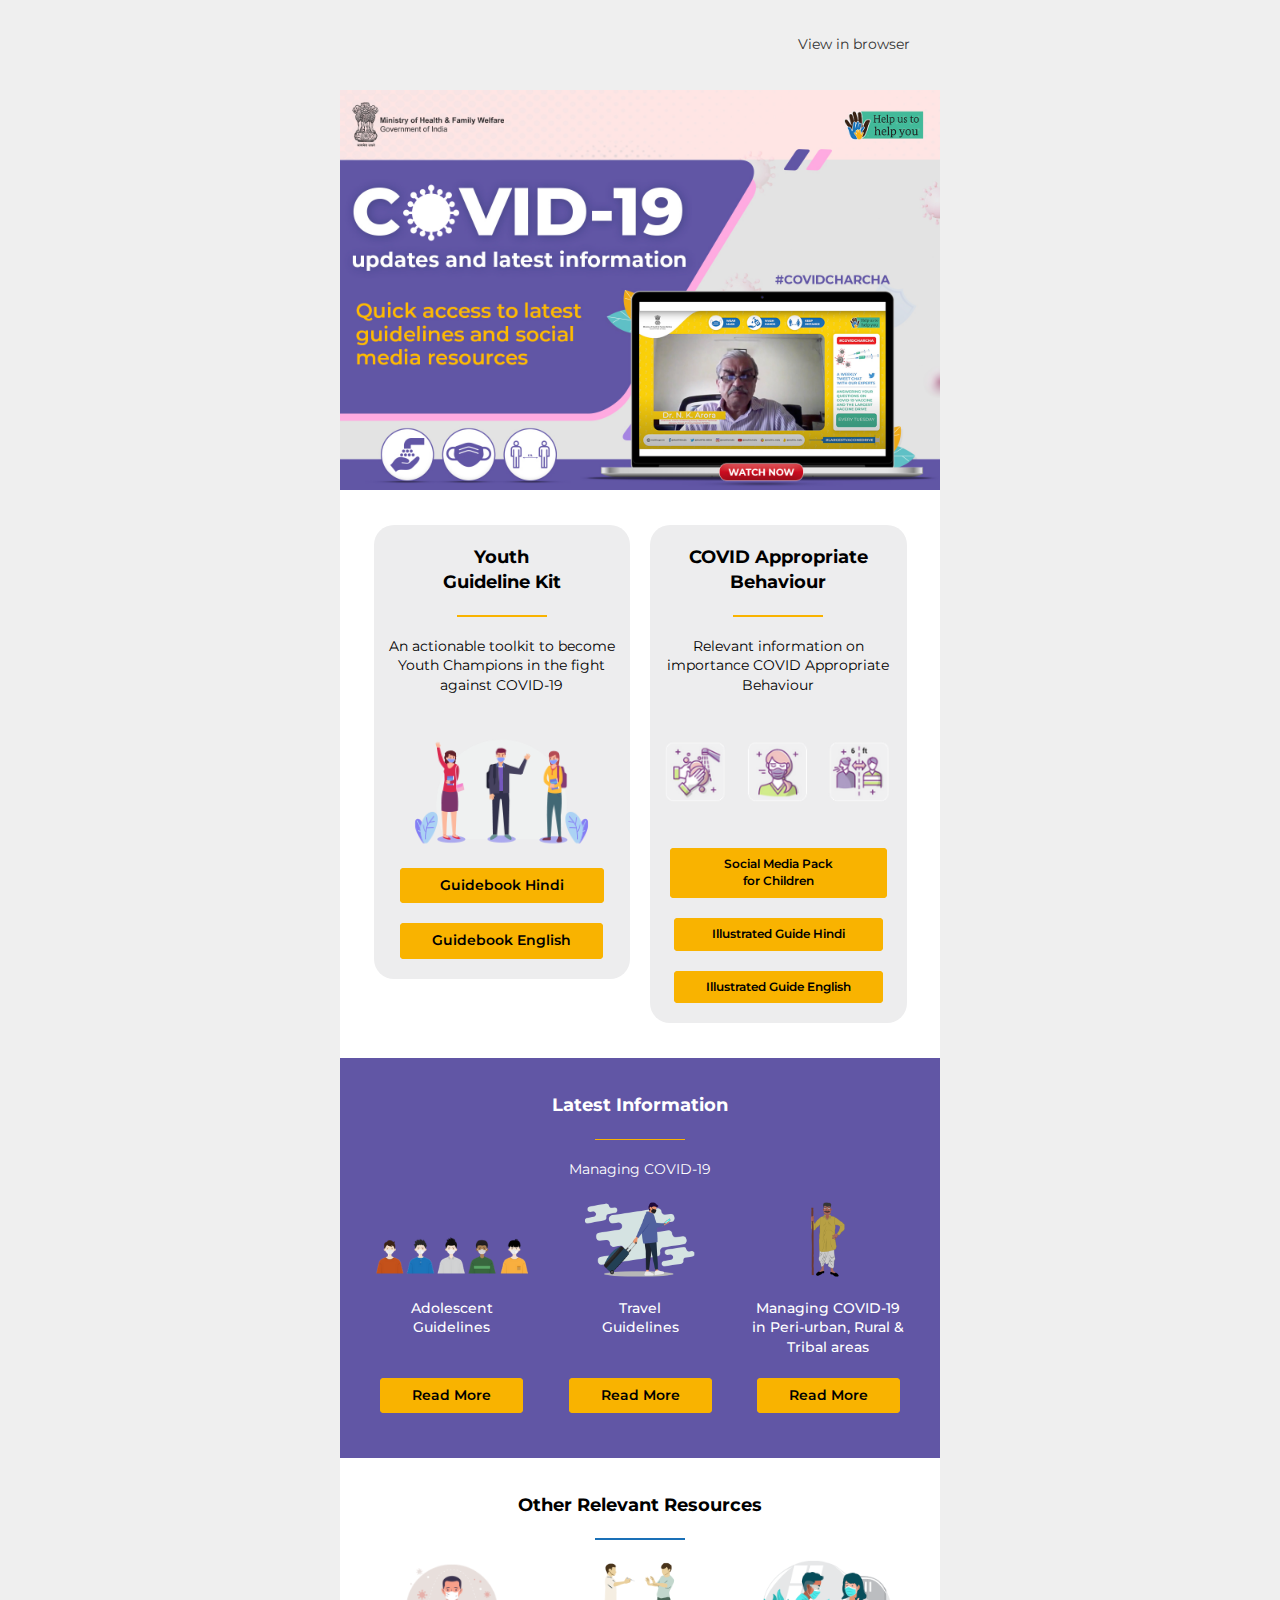
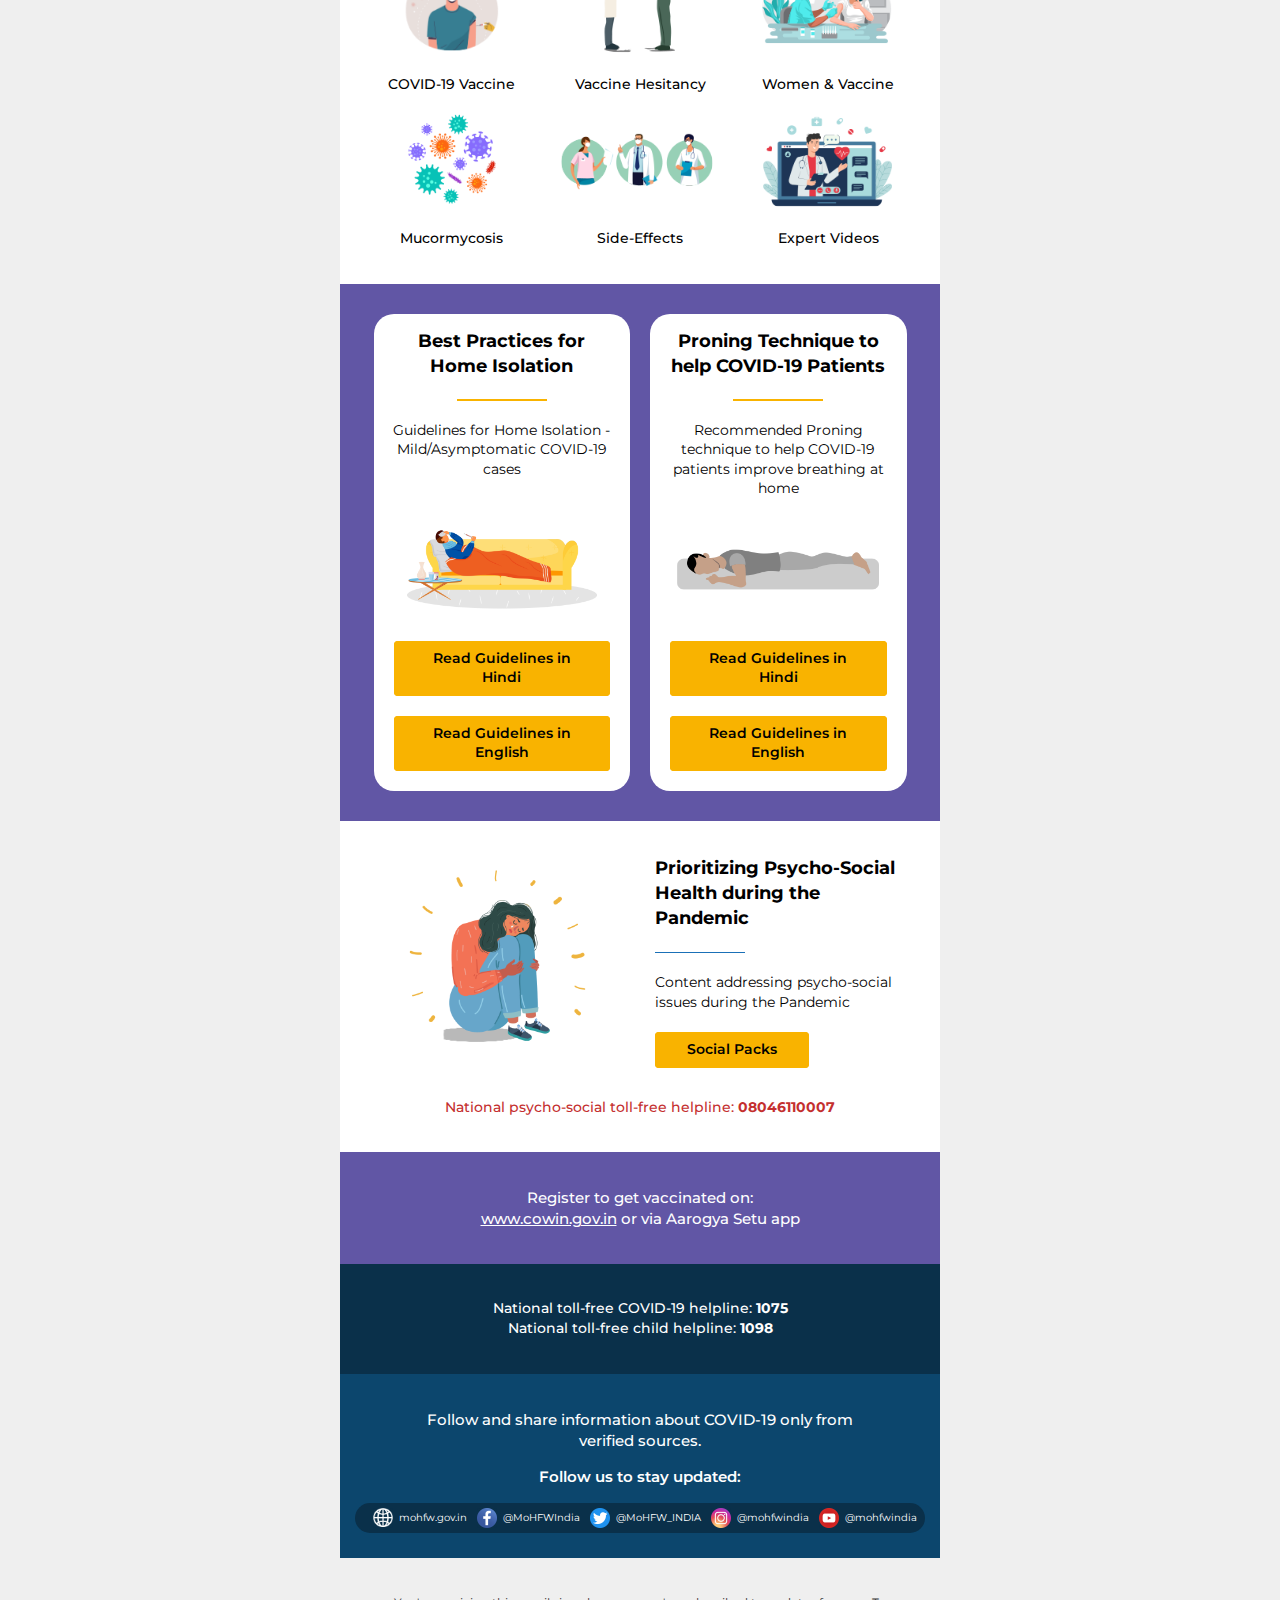
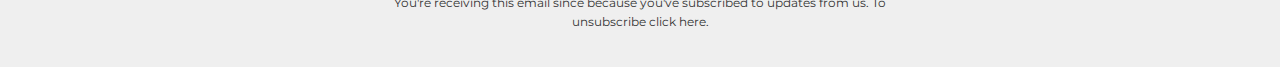
<file: 1/index.html>
<!DOCTYPE html>
<!-- saved from url=(0052)https://staging1.mslgroup.tech/emailers/moh/may-21/# -->
<html lang="en" xmlns="http://www.w3.org/1999/xhtml" xmlns:v="urn:schemas-microsoft-com:vml"
  xmlns:o="urn:schemas-microsoft-com:office:office">

<head>
  <meta http-equiv="Content-Type" content="text/html; charset=UTF-8">
  <title>COVID-19 updates and latest information</title>
  <!--[if !mso]><!-->
  <meta http-equiv="X-UA-Compatible" content="IE=edge">
  <!--<![endif]-->
  <meta name="viewport" content="width=device-width,initial-scale=1">
  <style type="text/css">
    #outlook a {
      padding: 0;
    }

    body {
      margin: 0;
      padding: 0;
      -webkit-text-size-adjust: 100%;
      -ms-text-size-adjust: 100%;
    }

    table,
    td {
      border-collapse: collapse;
      mso-table-lspace: 0pt;
      mso-table-rspace: 0pt;
    }

    img {
      border: 0;
      height: auto;
      line-height: 100%;
      outline: none;
      text-decoration: none;
      -ms-interpolation-mode: bicubic;
    }

    p {
      display: block;
      margin: 13px 0;
    }
  </style>
  <!--[if mso]>
        <noscript>
        <xml>
        <o:OfficeDocumentSettings>
          <o:AllowPNG/>
          <o:PixelsPerInch>96</o:PixelsPerInch>
        </o:OfficeDocumentSettings>
        </xml>
        </noscript>
        <![endif]-->
  <!--[if lte mso 11]>
        <style type="text/css">
          .mj-outlook-group-fix { width:100% !important; }
        </style>
        <![endif]-->
  <!--[if !mso]><!-->
  <link href="./moh-mailer_files/css2" rel="stylesheet" type="text/css">
  <style type="text/css">
    @import url(https://fonts.googleapis.com/css2?family=Montserrat:wght@400;500;600;700&display=swap);
  </style>
  <!--<![endif]-->
  <style type="text/css">
    @media only screen and (min-width:480px) {
      .mj-column-per-100 {
        width: 100% !important;
        max-width: 100%;
      }

      .mj-column-per-45 {
        width: 45% !important;
        max-width: 45%;
      }

      .mj-column-per-33 {
        width: 33% !important;
        max-width: 33%;
      }

      .mj-column-per-50 {
        width: 50% !important;
        max-width: 50%;
      }
    }
  </style>
  <style media="screen and (min-width:480px)">
    .moz-text-html .mj-column-per-100 {
      width: 100% !important;
      max-width: 100%;
    }

    .moz-text-html .mj-column-per-45 {
      width: 45% !important;
      max-width: 45%;
    }

    .moz-text-html .mj-column-per-33 {
      width: 33% !important;
      max-width: 33%;
    }

    .moz-text-html .mj-column-per-50 {
      width: 50% !important;
      max-width: 50%;
    }
  </style>
  <style type="text/css">
    @media only screen and (max-width:480px) {
      table.mj-full-width-mobile {
        width: 100% !important;
      }

      td.mj-full-width-mobile {
        width: auto !important;
      }
    }
  </style>
  <style type="text/css">
    body {
      background: #efefef;
    }

    .web-version a {
      font-family: 'Montserrat', sans-serif;
      text-decoration: none !important;
      font-weight: 400 !important;
      color: #333333 !important;
    }

    .unsubscribe a {
      font-family: 'Montserrat', sans-serif;
      font-size: 12px;
      font-weight: 400 !important;
      color: #333333 !important;
    }
  </style>
  <script src="chrome-extension://mooikfkahbdckldjjndioackbalphokd/assets/prompt.js"></script>
</head>

<body style="word-spacing:normal;" data-new-gr-c-s-check-loaded="14.1015.0" data-gr-ext-installed="">
  <div
    style="display:none;font-size:1px;color:#ffffff;line-height:1px;max-height:0px;max-width:0px;opacity:0;overflow:hidden;">
    COVID-19 updates and latest information</div>
  <div>
    <!--[if mso | IE]><table align="center" border="0" cellpadding="0" cellspacing="0" class="" style="width:600px;" width="600" bgcolor="#efefef" ><tr><td style="line-height:0px;font-size:0px;mso-line-height-rule:exactly;"><![endif]-->
    <div style="background:#efefef;background-color:#efefef;margin:0px auto;max-width:600px;">
      <table align="center" border="0" cellpadding="0" cellspacing="0" role="presentation"
        style="background:#efefef;background-color:#efefef;width:100%;">
        <tbody>
          <tr>
            <td style="direction:ltr;font-size:0px;padding:25px 15px;text-align:center;">
              <!--[if mso | IE]><table role="presentation" border="0" cellpadding="0" cellspacing="0"><tr><td class="" style="vertical-align:top;width:570px;" ><![endif]-->
              <div class="mj-column-per-100 mj-outlook-group-fix"
                style="font-size:0px;text-align:left;direction:ltr;display:inline-block;vertical-align:top;width:100%;">
                <table border="0" cellpadding="0" cellspacing="0" role="presentation" style="vertical-align:top;"
                  width="100%">
                  <tbody>
                    <tr>
                      <td align="right" class="web-version"
                        style="font-size:0px;padding:10px 15px;word-break:break-word;">
                        <div
                          style="font-family:Montserrat, Calibri, Helvetica, Arial, sans-serif;font-size:14px;font-style:normal;font-weight:400;line-height:1.4;text-align:right;color:#000000;">
                          <a href="https://staging1.mslgroup.tech/emailers/moh/may-21/#"
                            style="text-decoration: none; color: #000000; font-size: 14px; font-family: &#39;Montserrat&#39;, sans-serif; font-weight: 500;">
                            <webversion>View in browser</webversion>
                          </a></div>
                      </td>
                    </tr>
                  </tbody>
                </table>
              </div>
              <!--[if mso | IE]></td></tr></table><![endif]-->
            </td>
          </tr>
        </tbody>
      </table>
    </div>
    <!--[if mso | IE]></td></tr></table><table align="center" border="0" cellpadding="0" cellspacing="0" class="" style="width:600px;" width="600" bgcolor="#ffffff" ><tr><td style="line-height:0px;font-size:0px;mso-line-height-rule:exactly;"><![endif]-->
    <div style="background:#ffffff;background-color:#ffffff;margin:0px auto;max-width:600px;">
      <table align="center" border="0" cellpadding="0" cellspacing="0" role="presentation"
        style="background:#ffffff;background-color:#ffffff;width:100%;">
        <tbody>
          <tr>
            <td style="direction:ltr;font-size:0px;padding:0;text-align:center;">
              <!--[if mso | IE]><table role="presentation" border="0" cellpadding="0" cellspacing="0"><tr><td class="" style="vertical-align:top;width:600px;" ><![endif]-->
              <div class="mj-column-per-100 mj-outlook-group-fix"
                style="font-size:0px;text-align:left;direction:ltr;display:inline-block;vertical-align:top;width:100%;">
                <table border="0" cellpadding="0" cellspacing="0" role="presentation" style="vertical-align:top;"
                  width="100%">
                  <tbody>
                    <tr>
                      <td align="center" style="font-size:0px;padding:0;word-break:break-word;">
                        <table border="0" cellpadding="0" cellspacing="0" role="presentation"
                          style="border-collapse:collapse;border-spacing:0px;">
                          <tbody>
                            <tr>
                              <td style="width:600px;"><img
                                  alt="COVID-19 updates and latest information. A complete guide to the latest and verified COVID-19 resources"
                                  height="auto" src="./moh-mailer_files/banner.png"
                                  style="border:0;display:block;outline:none;text-decoration:none;height:auto;width:100%;font-size:13px;"
                                  width="600"></td>
                            </tr>
                          </tbody>
                        </table>
                      </td>
                    </tr>
                  </tbody>
                </table>
              </div>
              <!--[if mso | IE]></td></tr></table><![endif]-->
            </td>
          </tr>
        </tbody>
      </table>
    </div>
    <!--[if mso | IE]></td></tr></table><table align="center" border="0" cellpadding="0" cellspacing="0" class="" style="width:600px;" width="600" bgcolor="#ffffff" ><tr><td style="line-height:0px;font-size:0px;mso-line-height-rule:exactly;"><![endif]-->
    <div style="background:#ffffff;background-color:#ffffff;margin:0px auto;max-width:600px;">
      <table align="center" border="0" cellpadding="0" cellspacing="0" role="presentation"
        style="background:#ffffff;background-color:#ffffff;width:100%;">
        <tbody>
          <tr>
            <td style="direction:ltr;font-size:0px;padding:25px 15px;text-align:center;">
              <!--[if mso | IE]></td><td class="margin-outlook width-auto-outlook" style="vertical-align:top;width:256.5px;" ><![endif]-->
              <div class="mj-column-per-45 mj-outlook-group-fix margin width-auto"
                style="margin: 10px; font-size: 0px; text-align: left; direction: ltr; display: inline-block; vertical-align: top; width: auto;">
                <table border="0" cellpadding="0" cellspacing="0" role="presentation"
                  style="background-color:#ededee;border-radius:20px;vertical-align:top;" width="100%">
                  <tbody>
                    <tr>
                      <td align="center"
                        style="font-size:0px;padding:10px 15px;padding-top:20px;word-break:break-word;">
                        <div
                          style="font-family:Montserrat, Calibri, Helvetica, Arial, sans-serif;font-size:18px;font-style:normal;font-weight:700;line-height:1.4;text-align:center;color:#000000;">
                          Youth<br>Guideline Kit</div>
                      </td>
                    </tr>
                    <tr>
                      <td align="center" style="font-size:0px;padding:10px 15px;word-break:break-word;">
                        <table border="0" cellpadding="0" cellspacing="0" role="presentation"
                          style="border-collapse:collapse;border-spacing:0px;">
                          <tbody>
                            <tr>
                              <td style="width:90px;"><img alt="Divider" height="auto"
                                  src="./moh-mailer_files/divider-yellow.png"
                                  style="border:0;display:block;outline:none;text-decoration:none;height:auto;width:100%;font-size:13px;"
                                  width="90"></td>
                            </tr>
                          </tbody>
                        </table>
                      </td>
                    </tr>
                    <tr>
                      <td align="center" style="font-size:0px;padding:10px 15px;word-break:break-word;">
                        <div
                          style="font-family:Montserrat, Calibri, Helvetica, Arial, sans-serif;font-size:14px;font-style:normal;font-weight:400;line-height:1.4;text-align:center;color:#000000;">
                          An actionable toolkit to become Youth Champions in the fight against COVID-19<br><br></div>
                      </td>
                    </tr>
                    <tr>
                      <td align="center" style="font-size:0px;padding:10px 15px;word-break:break-word;">
                        <table border="0" cellpadding="0" cellspacing="0" role="presentation"
                          style="border-collapse:collapse;border-spacing:0px;" class="mj-full-width-mobile">
                          <tbody>
                            <tr>
                              <td style="width:226px;" class="mj-full-width-mobile"><img alt="COVID-19 Vaccination"
                                  height="auto" src="./moh-mailer_files/ygk.png"
                                  style="border:0;display:block;outline:none;text-decoration:none;height:auto;width:100%;font-size:13px;"
                                  width="226"></td>
                            </tr>
                          </tbody>
                        </table>
                      </td>
                    </tr>
                    <tr>
                      <td align="center" vertical-align="middle"
                        style="font-size:0px;padding:10px 20px;word-break:break-word;">
                        <table border="0" cellpadding="0" cellspacing="0" role="presentation"
                          style="border-collapse:separate;line-height:100%;">
                          <tbody>
                            <tr>
                              <td align="center" bgcolor="#f9b300" role="presentation"
                                style="border:none;border-radius:4px;cursor:auto;font-style:normal;mso-padding-alt:8px 32px;background:#f9b300;"
                                valign="middle"><a
                                  href="https://drive.google.com/file/d/1aZ0gSFVoneZKAIfofVtcCPrh2ZPOXIn-/view?usp=sharing"
                                  style="display: inline-block; background: #f9b300; color: #000000; font-family: Montserrat, Calibri, Helvetica, Arial, sans-serif; font-size: 14px; font-style: normal; font-weight: 600; line-height: 1.4; margin: 0; text-decoration: none; text-transform: none; padding: 8px 40px; mso-padding-alt: 0px; border-radius: 4px;"
                                  target="_blank">Guidebook Hindi</a></td>
                            </tr>
                          </tbody>
                        </table>
                      </td>
                    </tr>
                    <tr>
                      <td align="center" vertical-align="middle"
                        style="font-size:0px;padding:10px 20px;padding-bottom:20px;word-break:break-word;">
                        <table border="0" cellpadding="0" cellspacing="0" role="presentation"
                          style="border-collapse:separate;line-height:100%;">
                          <tbody>
                            <tr>
                              <td align="center" bgcolor="#f9b300" role="presentation"
                                style="border:none;border-radius:4px;cursor:auto;font-style:normal;mso-padding-alt:8px 32px;background:#f9b300;"
                                valign="middle"><a
                                  href="https://drive.google.com/file/d/1hM3uSH6kDhmb2ZZcsUGzY--HfWdBr6kv/view?usp=sharing"
                                  style="display: inline-block; background: #f9b300; color: #000000; font-family: Montserrat, Calibri, Helvetica, Arial, sans-serif; font-size: 14px; font-style: normal; font-weight: 600; line-height: 1.4; margin: 0; text-decoration: none; text-transform: none; padding: 8px 32px; mso-padding-alt: 0px; border-radius: 4px;"
                                  target="_blank">Guidebook English</a></td>
                            </tr>
                          </tbody>
                        </table>
                      </td>
                    </tr>
                  </tbody>
                </table>
              </div>
              <!--[if mso | IE]><table role="presentation" border="0" cellpadding="0" cellspacing="0"><tr><td class="margin-outlook width-auto-outlook" style="vertical-align:top;width:256.5px;" ><![endif]-->
              <div class="mj-column-per-45 mj-outlook-group-fix margin width-auto"
                style="margin: 10px; font-size: 0px; text-align: left; direction: ltr; display: inline-block; vertical-align: top; width: auto;">
                <table border="0" cellpadding="0" cellspacing="0" role="presentation"
                  style="background-color:#ededee;border-radius:20px;vertical-align:top;" width="100%">
                  <tbody>
                    <tr>
                      <td align="center"
                        style="font-size:0px;padding:10px 15px;padding-top:20px;word-break:break-word;">
                        <div
                          style="font-family:Montserrat, Calibri, Helvetica, Arial, sans-serif;font-size:18px;font-style:normal;font-weight:700;line-height:1.4;text-align:center;color:#000000;">
                          COVID Appropriate<br>Behaviour</div>
                      </td>
                    </tr>
                    <tr>
                      <td align="center" style="font-size:0px;padding:10px 15px;word-break:break-word;">
                        <table border="0" cellpadding="0" cellspacing="0" role="presentation"
                          style="border-collapse:collapse;border-spacing:0px;">
                          <tbody>
                            <tr>
                              <td style="width:90px;"><img alt="Divider" height="auto"
                                  src="./moh-mailer_files/divider-yellow.png"
                                  style="border:0;display:block;outline:none;text-decoration:none;height:auto;width:100%;font-size:13px;"
                                  width="90"></td>
                            </tr>
                          </tbody>
                        </table>
                      </td>
                    </tr>
                    <tr>
                      <td align="center" style="font-size:0px;padding:10px 15px;word-break:break-word;">
                        <div
                          style="font-family:Montserrat, Calibri, Helvetica, Arial, sans-serif;font-size:14px;font-style:normal;font-weight:400;line-height:1.4;text-align:center;color:#000000;">
                          Relevant information on importance COVID Appropriate Behaviour</div>
                      </td>
                    </tr>
                    <tr>
                      <td align="center" style="font-size:0px;padding:10px 15px;word-break:break-word;">
                        <table border="0" cellpadding="0" cellspacing="0" role="presentation"
                          style="border-collapse:collapse;border-spacing:0px;" class="mj-full-width-mobile">
                          <tbody>
                            <tr>
                              <td style="width:226px;" class="mj-full-width-mobile"><img
                                  alt="Covid Appropriate Guidelines" height="auto" src="./moh-mailer_files/cab.png"
                                  style="border:0;display:block;outline:none;text-decoration:none;height:auto;width:100%;font-size:13px;"
                                  width="226"></td>
                            </tr>
                          </tbody>
                        </table>
                      </td>
                    </tr>
                    <tr>
                      <td align="center" vertical-align="middle"
                        style="font-size:0px;padding:10px 20px;word-break:break-word;">
                        <table border="0" cellpadding="0" cellspacing="0" role="presentation"
                          style="border-collapse:separate;line-height:100%;">
                          <tbody>
                            <tr>
                              <td align="center" bgcolor="#f9b300" role="presentation"
                                style="border:none;border-radius:4px;cursor:auto;font-style:normal;mso-padding-alt:8px 50px;background:#f9b300;"
                                valign="middle"><a
                                  href="https://drive.google.com/drive/folders/1lzXeOeqyMXEiqw_6Pv55U6Ux8JwWgXVJ?usp=sharing"
                                  style="display: inline-block; background: #f9b300; color: #000000; font-family: Montserrat, Calibri, Helvetica, Arial, sans-serif; font-size: 12px; font-style: normal; font-weight: 600; line-height: 1.4; margin: 0; text-decoration: none; text-transform: none; padding: 8px 50px; mso-padding-alt: 0px; border-radius: 4px;"
                                  target="_blank">Social Media Pack for Children</a></td>
                            </tr>
                          </tbody>
                        </table>
                      </td>
                    </tr>
                    <tr>
                      <td align="center" vertical-align="middle"
                        style="font-size:0px;padding:10px 20px;word-break:break-word;">
                        <table border="0" cellpadding="0" cellspacing="0" role="presentation"
                          style="border-collapse:separate;line-height:100%;">
                          <tbody>
                            <tr>
                              <td align="center" bgcolor="#f9b300" role="presentation"
                                style="border:none;border-radius:4px;cursor:auto;font-style:normal;mso-padding-alt:8px 32px;background:#f9b300;"
                                valign="middle"><a
                                  href="https://drive.google.com/file/d/13hAcxw77NNL7IidriP7bZGXjG1ebKLux/view?usp=sharing"
                                  style="display: inline-block; background: #f9b300; color: #000000; font-family: Montserrat, Calibri, Helvetica, Arial, sans-serif; font-size: 12px; font-style: normal; font-weight: 600; line-height: 1.4; margin: 0; text-decoration: none; text-transform: none; padding: 8px 38px; mso-padding-alt: 0px; border-radius: 4px;"
                                  target="_blank">  Illustrated Guide Hindi  </a></td>
                            </tr>
                          </tbody>
                        </table>
                      </td>
                    </tr>
                    <tr>
                      <td align="center" vertical-align="middle"
                        style="font-size:0px;padding:10px 20px;padding-bottom:20px;word-break:break-word;">
                        <table border="0" cellpadding="0" cellspacing="0" role="presentation"
                          style="border-collapse:separate;line-height:100%;">
                          <tbody>
                            <tr>
                              <td align="center" bgcolor="#f9b300" role="presentation"
                                style="border:none;border-radius:4px;cursor:auto;font-style:normal;mso-padding-alt:8px 32px;background:#f9b300;"
                                valign="middle"><a
                                  href="https://drive.google.com/file/d/10U7hcoc18e0AQWuRKfboD36QlmNJiwr5/view?usp=sharing"
                                  style="display: inline-block; background: #f9b300; color: #000000; font-family: Montserrat, Calibri, Helvetica, Arial, sans-serif; font-size: 12px; font-style: normal; font-weight: 600; line-height: 1.4; margin: 0; text-decoration: none; text-transform: none; padding: 8px 32px; mso-padding-alt: 0px; border-radius: 4px;"
                                  target="_blank">Illustrated Guide English</a></td>
                            </tr>
                          </tbody>
                        </table>
                      </td>
                    </tr>
                  </tbody>
                </table>
              </div>
              <!--[if mso | IE]></td></tr></table><![endif]-->
            </td>
          </tr>
        </tbody>
      </table>
    </div>
    <!--[if mso | IE]></td></tr></table><table align="center" border="0" cellpadding="0" cellspacing="0" class="" style="width:600px;" width="600" bgcolor="#6156A5" ><tr><td style="line-height:0px;font-size:0px;mso-line-height-rule:exactly;"><![endif]-->
    <div style="background:#6156A5;background-color:#6156A5;margin:0px auto;max-width:600px;">
      <table align="center" border="0" cellpadding="0" cellspacing="0" role="presentation"
        style="background:#6156A5;background-color:#6156A5;width:100%;">
        <tbody>
          <tr>
            <td style="direction:ltr;font-size:0px;padding:25px 15px;padding-bottom:0;text-align:center;">
              <!--[if mso | IE]><table role="presentation" border="0" cellpadding="0" cellspacing="0"><tr><td class="" style="vertical-align:top;width:570px;" ><![endif]-->
              <div class="mj-column-per-100 mj-outlook-group-fix"
                style="font-size:0px;text-align:left;direction:ltr;display:inline-block;vertical-align:top;width:100%;">
                <table border="0" cellpadding="0" cellspacing="0" role="presentation" style="vertical-align:top;"
                  width="100%">
                  <tbody>
                    <tr>
                      <td align="center" style="font-size:0px;padding:10px 15px;word-break:break-word;">
                        <div
                          style="font-family:Montserrat, Calibri, Helvetica, Arial, sans-serif;font-size:18px;font-style:normal;font-weight:700;line-height:1.4;text-align:center;color:#ffffff;">
                          Latest Information</div>
                      </td>
                    </tr>
                    <tr>
                      <td align="center" style="font-size:0px;padding:10px 15px;word-break:break-word;">
                        <table border="0" cellpadding="0" cellspacing="0" role="presentation"
                          style="border-collapse:collapse;border-spacing:0px;">
                          <tbody>
                            <tr>
                              <td style="width:90px;"><img alt="Divider" height="auto"
                                  src="./moh-mailer_files/divider-yellow.png"
                                  style="border:0;display:block;outline:none;text-decoration:none;height:auto;width:100%;font-size:13px;"
                                  width="90"></td>
                            </tr>
                          </tbody>
                        </table>
                      </td>
                    </tr>
                    <tr>
                      <td align="center" style="font-size:0px;padding:10px 15px;word-break:break-word;">
                        <div
                          style="font-family:Montserrat, Calibri, Helvetica, Arial, sans-serif;font-size:14px;font-style:normal;font-weight:400;line-height:1.4;text-align:center;color:#ffffff;">
                          Managing COVID-19</div>
                      </td>
                    </tr>
                  </tbody>
                </table>
              </div>
              <!--[if mso | IE]></td></tr></table><![endif]-->
            </td>
          </tr>
        </tbody>
      </table>
    </div>
    <!--[if mso | IE]></td></tr></table><table align="center" border="0" cellpadding="0" cellspacing="0" class="" style="width:600px;" width="600" bgcolor="#6156A5" ><tr><td style="line-height:0px;font-size:0px;mso-line-height-rule:exactly;"><![endif]-->
    <div style="background:#6156A5;background-color:#6156A5;margin:0px auto;max-width:600px;">
      <table align="center" border="0" cellpadding="0" cellspacing="0" role="presentation"
        style="background:#6156A5;background-color:#6156A5;width:100%;">
        <tbody>
          <tr>
            <td style="direction:ltr;font-size:0px;padding:25px 15px;padding-top:0;text-align:center;">
              <!--[if mso | IE]><table role="presentation" border="0" cellpadding="0" cellspacing="0"><tr><td class="" style="vertical-align:top;width:188.1px;" ><![endif]-->
              <div class="mj-column-per-33 mj-outlook-group-fix"
                style="font-size:0px;text-align:left;direction:ltr;display:inline-block;vertical-align:top;width:100%;">
                <table border="0" cellpadding="0" cellspacing="0" role="presentation" style="vertical-align:top;"
                  width="100%">
                  <tbody>
                    <tr>
                      <td align="center" style="font-size:0px;padding:10px 15px;word-break:break-word;">
                        <table border="0" cellpadding="0" cellspacing="0" role="presentation"
                          style="border-collapse:collapse;border-spacing:0px;" class="mj-full-width-mobile">
                          <tbody>
                            <tr>
                              <td style="width:158px;" class="mj-full-width-mobile"><img
                                  alt="Adolescent Guidelines" height="auto"
                                  src="./moh-mailer_files/ag.png"
                                  style="border:0;display:block;outline:none;text-decoration:none;height:auto;width:100%;font-size:13px;"
                                  width="158"></td>
                            </tr>
                          </tbody>
                        </table>
                      </td>
                    </tr>
                    <tr>
                      <td align="center" style="font-size:0px;padding:10px 15px;word-break:break-word;">
                        <div
                          style="font-family:Montserrat, Calibri, Helvetica, Arial, sans-serif;font-size:14px;font-style:normal;font-weight:500;line-height:1.4;text-align:center;color:#ffffff;">
                          Adolescent Guidelines<br><br></div>
                      </td>
                    </tr>
                    <tr>
                      <td align="center" vertical-align="middle"
                        style="font-size:0px;padding:10px 20px;padding-bottom:20px;word-break:break-word;">
                        <table border="0" cellpadding="0" cellspacing="0" role="presentation"
                          style="border-collapse:separate;line-height:100%;">
                          <tbody>
                            <tr>
                              <td align="center" bgcolor="#f9b300" role="presentation"
                                style="border:none;border-radius:4px;cursor:auto;font-style:normal;mso-padding-alt:8px 32px;background:#f9b300;"
                                valign="middle"><a
                                  href="https://www.mohfw.gov.in/pdf/GuidelinesonOperationalizationofCoVIDCareServicesforChildrenandAdolescents14062021.pdf"
                                  style="display: inline-block; background: #f9b300; color: #000000; font-family: Montserrat, Calibri, Helvetica, Arial, sans-serif; font-size: 14px; font-style: normal; font-weight: 600; line-height: 1.4; margin: 0; text-decoration: none; text-transform: none; padding: 8px 32px; mso-padding-alt: 0px; border-radius: 4px;"
                                  target="_blank">Read More</a></td>
                            </tr>
                          </tbody>
                        </table>
                      </td>
                    </tr>
                  </tbody>
                </table>
              </div>
              <!--[if mso | IE]></td><td class="" style="vertical-align:top;width:188.1px;" ><![endif]-->
              <div class="mj-column-per-33 mj-outlook-group-fix"
                style="font-size:0px;text-align:left;direction:ltr;display:inline-block;vertical-align:top;width:100%;">
                <table border="0" cellpadding="0" cellspacing="0" role="presentation" style="vertical-align:top;"
                  width="100%">
                  <tbody>
                    <tr>
                      <td align="center" style="font-size:0px;padding:10px 15px;word-break:break-word;">
                        <table border="0" cellpadding="0" cellspacing="0" role="presentation"
                          style="border-collapse:collapse;border-spacing:0px;" class="mj-full-width-mobile">
                          <tbody>
                            <tr>
                              <td style="width:158px;" class="mj-full-width-mobile"><img alt="Travel Guidelines"
                                  height="auto" src="./moh-mailer_files/tg.png"
                                  style="border:0;display:block;outline:none;text-decoration:none;height:auto;width:100%;font-size:13px;"
                                  width="158"></td>
                            </tr>
                          </tbody>
                        </table>
                      </td>
                    </tr>
                    <tr>
                      <td align="center" style="font-size:0px;padding:10px 15px;word-break:break-word;">
                        <div
                          style="font-family:Montserrat, Calibri, Helvetica, Arial, sans-serif;font-size:14px;font-style:normal;font-weight:500;line-height:1.4;text-align:center;color:#ffffff;">
                          Travel <br>Guidelines<br><br></div>
                      </td>
                    </tr>
                    <tr>
                      <td align="center" vertical-align="middle"
                        style="font-size:0px;padding:10px 20px;padding-bottom:20px;word-break:break-word;">
                        <table border="0" cellpadding="0" cellspacing="0" role="presentation"
                          style="border-collapse:separate;line-height:100%;">
                          <tbody>
                            <tr>
                              <td align="center" bgcolor="#f9b300" role="presentation"
                                style="border:none;border-radius:4px;cursor:auto;font-style:normal;mso-padding-alt:8px 32px;background:#f9b300;"
                                valign="middle"><a href="https://www.mohfw.gov.in/pdf/AdministrationofSecondDoseofCovishieldVaccinePriortoPrescribedTimeInterval.pdf"
                                  style="display: inline-block; background: #f9b300; color: #000000; font-family: Montserrat, Calibri, Helvetica, Arial, sans-serif; font-size: 14px; font-style: normal; font-weight: 600; line-height: 1.4; margin: 0; text-decoration: none; text-transform: none; padding: 8px 32px; mso-padding-alt: 0px; border-radius: 4px;"
                                  target="_blank">Read More</a></td>
                            </tr>
                          </tbody>
                        </table>
                      </td>
                    </tr>
                  </tbody>
                </table>
              </div>
              <!--[if mso | IE]></td><td class="" style="vertical-align:top;width:188.1px;" ><![endif]-->
              <div class="mj-column-per-33 mj-outlook-group-fix"
                style="font-size:0px;text-align:left;direction:ltr;display:inline-block;vertical-align:top;width:100%;">
                <table border="0" cellpadding="0" cellspacing="0" role="presentation" style="vertical-align:top;"
                  width="100%">
                  <tbody>
                    <tr>
                      <td align="center" style="font-size:0px;padding:10px 15px;word-break:break-word;">
                        <table border="0" cellpadding="0" cellspacing="0" role="presentation"
                          style="border-collapse:collapse;border-spacing:0px;" class="mj-full-width-mobile">
                          <tbody>
                            <tr>
                              <td style="width:158px;" class="mj-full-width-mobile"><img
                                  alt="Managing COVID-19 in Peri-urban, Rural & Tribal areas" height="auto" src="./moh-mailer_files/peri-ur.png"
                                  style="border:0;display:block;outline:none;text-decoration:none;height:auto;width:100%;font-size:13px;"
                                  width="158"></td>
                            </tr>
                          </tbody>
                        </table>
                      </td>
                    </tr>
                    <tr>
                      <td align="center" style="font-size:0px;padding:10px 15px;word-break:break-word;">
                        <div
                          style="font-family:Montserrat, Calibri, Helvetica, Arial, sans-serif;font-size:14px;font-style:normal;font-weight:500;line-height:1.4;text-align:center;color:#ffffff;">
                          Managing COVID-19 in Peri-urban, Rural & Tribal areas<br></div>
                      </td>
                    </tr>
                    <tr>
                      <td align="center" vertical-align="middle"
                        style="font-size:0px;padding:10px 20px;padding-bottom:20px;word-break:break-word;">
                        <table border="0" cellpadding="0" cellspacing="0" role="presentation"
                          style="border-collapse:separate;line-height:100%;">
                          <tbody>
                            <tr>
                              <td align="center" bgcolor="#f9b300" role="presentation"
                                style="border:none;border-radius:4px;cursor:auto;font-style:normal;mso-padding-alt:8px 32px;background:#f9b300;"
                                valign="middle"><a
                                  href="https://www.mohfw.gov.in/pdf/UpdatedDetailedClinicalManagementProtocolforCOVID19adultsdated24052021.pdf"
                                  style="display: inline-block; background: #f9b300; color: #000000; font-family: Montserrat, Calibri, Helvetica, Arial, sans-serif; font-size: 14px; font-style: normal; font-weight: 600; line-height: 1.4; margin: 0; text-decoration: none; text-transform: none; padding: 8px 32px; mso-padding-alt: 0px; border-radius: 4px;"
                                  target="_blank">Read More</a></td>
                            </tr>
                          </tbody>
                        </table>
                      </td>
                    </tr>
                  </tbody>
                </table>
              </div>
              <!--[if mso | IE]></td></tr></table><![endif]-->
            </td>
          </tr>
        </tbody>
      </table>
    </div>
    <!--[if mso | IE]></td></tr></table><table align="center" border="0" cellpadding="0" cellspacing="0" class="" style="width:600px;" width="600" bgcolor="#ffffff" ><tr><td style="line-height:0px;font-size:0px;mso-line-height-rule:exactly;"><![endif]-->
    <div style="background:#ffffff;background-color:#ffffff;margin:0px auto;max-width:600px;">
      <table align="center" border="0" cellpadding="0" cellspacing="0" role="presentation"
        style="background:#ffffff;background-color:#ffffff;width:100%;">
        <tbody>
          <tr>
            <td style="direction:ltr;font-size:0px;padding:25px 15px;padding-bottom:0;text-align:center;">
              <!--[if mso | IE]><table role="presentation" border="0" cellpadding="0" cellspacing="0"><tr><td class="" style="vertical-align:top;width:570px;" ><![endif]-->
              <div class="mj-column-per-100 mj-outlook-group-fix"
                style="font-size:0px;text-align:left;direction:ltr;display:inline-block;vertical-align:top;width:100%;">
                <table border="0" cellpadding="0" cellspacing="0" role="presentation" style="vertical-align:top;"
                  width="100%">
                  <tbody>
                    <tr>
                      <td align="center" style="font-size:0px;padding:10px 15px;word-break:break-word;">
                        <div
                          style="font-family:Montserrat, Calibri, Helvetica, Arial, sans-serif;font-size:18px;font-style:normal;font-weight:700;line-height:1.4;text-align:center;color:#000000;">
                          Other Relevant Resources</div>
                      </td>
                    </tr>
                    <tr>
                      <td align="center" style="font-size:0px;padding:10px 15px;word-break:break-word;">
                        <table border="0" cellpadding="0" cellspacing="0" role="presentation"
                          style="border-collapse:collapse;border-spacing:0px;">
                          <tbody>
                            <tr>
                              <td style="width:90px;"><img alt="Divider" height="auto"
                                  src="./moh-mailer_files/divider-blue.png"
                                  style="border:0;display:block;outline:none;text-decoration:none;height:auto;width:100%;font-size:13px;"
                                  width="90"></td>
                            </tr>
                          </tbody>
                        </table>
                      </td>
                    </tr>
                  </tbody>
                </table>
              </div>
              <!--[if mso | IE]></td></tr></table><![endif]-->
            </td>
          </tr>
        </tbody>
      </table>
    </div>
    <!--[if mso | IE]></td></tr></table><table align="center" border="0" cellpadding="0" cellspacing="0" class="" style="width:600px;" width="600" bgcolor="#ffffff" ><tr><td style="line-height:0px;font-size:0px;mso-line-height-rule:exactly;"><![endif]-->
    <div style="background:#ffffff;background-color:#ffffff;margin:0px auto;max-width:600px;">
      <table align="center" border="0" cellpadding="0" cellspacing="0" role="presentation"
        style="background:#ffffff;background-color:#ffffff;width:100%;">
        <tbody>
          <tr>
            <td style="direction:ltr;font-size:0px;padding:0 15px;text-align:center;">
              <!--[if mso | IE]><table role="presentation" border="0" cellpadding="0" cellspacing="0"><tr><td class="" style="vertical-align:top;width:188.1px;" ><![endif]-->
              <div class="mj-column-per-33 mj-outlook-group-fix"
                style="font-size:0px;text-align:left;direction:ltr;display:inline-block;vertical-align:top;width:100%;">
                <table border="0" cellpadding="0" cellspacing="0" role="presentation" style="vertical-align:top;"
                  width="100%">
                  <tbody>
                    <tr>
                      <td align="center" style="font-size:0px;padding:10px 15px;word-break:break-word;">
                        <table border="0" cellpadding="0" cellspacing="0" role="presentation"
                          style="border-collapse:collapse;border-spacing:0px;">
                          <tbody>
                            <tr>
                              <td style="width:158px;"><a
                                  href="https://www.mohfw.gov.in/covid_vaccination/vaccination/questions-and-answers.html"
                                  target="_blank"
                                  style="text-decoration: none; color: #000000; font-size: 14px; font-family: &#39;Montserrat&#39;, sans-serif; font-weight: 500;"><img
                                    alt="Vaccine QnA" height="auto" src="./moh-mailer_files/vaccination.png"
                                    style="border:0;display:block;outline:none;text-decoration:none;height:auto;width:100%;font-size:13px;"
                                    width="158"></a></td>
                            </tr>
                          </tbody>
                        </table>
                      </td>
                    </tr>
                    <tr>
                      <td align="center" style="font-size:0px;padding:10px 15px;word-break:break-word;">
                        <div
                          style="font-family:Montserrat, Calibri, Helvetica, Arial, sans-serif;font-size:14px;font-style:normal;font-weight:400;line-height:1.4;text-align:center;color:#000000;">
                          <a href="https://www.mohfw.gov.in/covid_vaccination/vaccination/questions-and-answers.html"
                            target="_blank"
                            style="text-decoration: none; color: #000000; font-size: 14px; font-family: &#39;Montserrat&#39;, sans-serif; font-weight: 500;">COVID-19 Vaccine</a></div>
                      </td>
                    </tr>
                  </tbody>
                </table>
              </div>
              <!--[if mso | IE]></td><td class="" style="vertical-align:top;width:188.1px;" ><![endif]-->
              <div class="mj-column-per-33 mj-outlook-group-fix"
                style="font-size:0px;text-align:left;direction:ltr;display:inline-block;vertical-align:top;width:100%;">
                <table border="0" cellpadding="0" cellspacing="0" role="presentation" style="vertical-align:top;"
                  width="100%">
                  <tbody>
                    <tr>
                      <td align="center" style="font-size:0px;padding:10px 15px;word-break:break-word;">
                        <table border="0" cellpadding="0" cellspacing="0" role="presentation"
                          style="border-collapse:collapse;border-spacing:0px;">
                          <tbody>
                            <tr>
                              <td style="width:158px;"><a
                                  href="https://drive.google.com/drive/folders/1rN7XmgfNTrWjYeaEg60HFcD1_z4l85-X"
                                  target="_blank"
                                  style="text-decoration: none; color: #000000; font-size: 14px; font-family: &#39;Montserrat&#39;, sans-serif; font-weight: 500;"><img
                                    alt="Vaccine Hesitancy" height="auto" src="./moh-mailer_files/vaccine-hesitancy.png"
                                    style="border:0;display:block;outline:none;text-decoration:none;height:auto;width:100%;font-size:13px;"
                                    width="158"></a></td>
                            </tr>
                          </tbody>
                        </table>
                      </td>
                    </tr>
                    <tr>
                      <td align="center" style="font-size:0px;padding:10px 15px;word-break:break-word;">
                        <div
                          style="font-family:Montserrat, Calibri, Helvetica, Arial, sans-serif;font-size:14px;font-style:normal;font-weight:400;line-height:1.4;text-align:center;color:#000000;">
                          <a href="https://drive.google.com/drive/folders/1rN7XmgfNTrWjYeaEg60HFcD1_z4l85-X"
                            target="_blank"
                            style="text-decoration: none; color: #000000; font-size: 14px; font-family: &#39;Montserrat&#39;, sans-serif; font-weight: 500;">Vaccine
                            Hesitancy</a></div>
                      </td>
                    </tr>
                  </tbody>
                </table>
              </div>
              <!--[if mso | IE]></td><td class="" style="vertical-align:top;width:188.1px;" ><![endif]-->
              <div class="mj-column-per-33 mj-outlook-group-fix"
                style="font-size:0px;text-align:left;direction:ltr;display:inline-block;vertical-align:top;width:100%;">
                <table border="0" cellpadding="0" cellspacing="0" role="presentation" style="vertical-align:top;"
                  width="100%">
                  <tbody>
                    <tr>
                      <td align="center" style="font-size:0px;padding:10px 15px;word-break:break-word;">
                        <table border="0" cellpadding="0" cellspacing="0" role="presentation"
                          style="border-collapse:collapse;border-spacing:0px;">
                          <tbody>
                            <tr>
                              <td style="width:158px;"><a
                                  href="https://drive.google.com/drive/folders/1Ie1_DNMOP7eRks_DV8hSb3qImsc-B5-Y?usp=sharing"
                                  target="_blank"
                                  style="text-decoration: none; color: #000000; font-size: 14px; font-family: &#39;Montserrat&#39;, sans-serif; font-weight: 500;"><img
                                    alt="Women & Vaccine" height="auto" src="./moh-mailer_files/women-vaccine.png"
                                    style="border:0;display:block;outline:none;text-decoration:none;height:auto;width:100%;font-size:13px;"
                                    width="158"></a></td>
                            </tr>
                          </tbody>
                        </table>
                      </td>
                    </tr>
                    <tr>
                      <td align="center" style="font-size:0px;padding:10px 15px;word-break:break-word;">
                        <div
                          style="font-family:Montserrat, Calibri, Helvetica, Arial, sans-serif;font-size:14px;font-style:normal;font-weight:400;line-height:1.4;text-align:center;color:#000000;">
                          <a href="https://drive.google.com/drive/folders/1Ie1_DNMOP7eRks_DV8hSb3qImsc-B5-Y?usp=sharing"
                            target="_blank"
                            style="text-decoration: none; color: #000000; font-size: 14px; font-family: &#39;Montserrat&#39;, sans-serif; font-weight: 500;">Women & Vaccine</a>
                        </div>
                      </td>
                    </tr>
                  </tbody>
                </table>
              </div>
              <!--[if mso | IE]></td></tr></table><![endif]-->
            </td>
          </tr>
        </tbody>
      </table>
    </div>
    <!--[if mso | IE]></td></tr></table><table align="center" border="0" cellpadding="0" cellspacing="0" class="" style="width:600px;" width="600" bgcolor="#ffffff" ><tr><td style="line-height:0px;font-size:0px;mso-line-height-rule:exactly;"><![endif]-->
    <div style="background:#ffffff;background-color:#ffffff;margin:0px auto;max-width:600px;">
      <table align="center" border="0" cellpadding="0" cellspacing="0" role="presentation"
        style="background:#ffffff;background-color:#ffffff;width:100%;">
        <tbody>
          <tr>
            <td style="direction:ltr;font-size:0px;padding:25px 15px;padding-top:0;text-align:center;">
              <!--[if mso | IE]><table role="presentation" border="0" cellpadding="0" cellspacing="0"><tr><td class="" style="vertical-align:top;width:188.1px;" ><![endif]-->
              <div class="mj-column-per-33 mj-outlook-group-fix"
                style="font-size:0px;text-align:left;direction:ltr;display:inline-block;vertical-align:top;width:100%;">
                <table border="0" cellpadding="0" cellspacing="0" role="presentation" style="vertical-align:top;"
                  width="100%">
                  <tbody>
                    <tr>
                      <td align="center" style="font-size:0px;padding:10px 15px;word-break:break-word;">
                        <table border="0" cellpadding="0" cellspacing="0" role="presentation"
                          style="border-collapse:collapse;border-spacing:0px;">
                          <tbody>
                            <tr>
                              <td style="width:158px;"><a
                                  href="https://drive.google.com/drive/folders/1UkQE8c3pJRSLj8PeNq7XQWno5SR_e3Oh?usp=sharing"
                                  target="_blank"
                                  style="text-decoration: none; color: #000000; font-size: 14px; font-family: &#39;Montserrat&#39;, sans-serif; font-weight: 500;"><img
                                    alt="Mucormycosis" height="auto" src="./moh-mailer_files/mucormycosis.png"
                                    style="border:0;display:block;outline:none;text-decoration:none;height:auto;width:100%;font-size:13px;"
                                    width="158"></a></td>
                            </tr>
                          </tbody>
                        </table>
                      </td>
                    </tr>
                    <tr>
                      <td align="center" style="font-size:0px;padding:10px 15px;word-break:break-word;">
                        <div
                          style="font-family:Montserrat, Calibri, Helvetica, Arial, sans-serif;font-size:14px;font-style:normal;font-weight:400;line-height:1.4;text-align:center;color:#000000;">
                          <a href="https://drive.google.com/drive/folders/1UkQE8c3pJRSLj8PeNq7XQWno5SR_e3Oh?usp=sharing"
                            target="_blank"
                            style="text-decoration: none; color: #000000; font-size: 14px; font-family: &#39;Montserrat&#39;, sans-serif; font-weight: 500;">Mucormycosis</a>
                        </div>
                      </td>
                    </tr>
                  </tbody>
                </table>
              </div>
              <!--[if mso | IE]></td><td class="" style="vertical-align:top;width:188.1px;" ><![endif]-->
              <div class="mj-column-per-33 mj-outlook-group-fix"
                style="font-size:0px;text-align:left;direction:ltr;display:inline-block;vertical-align:top;width:100%;">
                <table border="0" cellpadding="0" cellspacing="0" role="presentation" style="vertical-align:top;"
                  width="100%">
                  <tbody>
                    <tr>
                      <td align="center" style="font-size:0px;padding:10px 15px;word-break:break-word;">
                        <table border="0" cellpadding="0" cellspacing="0" role="presentation"
                          style="border-collapse:collapse;border-spacing:0px;">
                          <tbody>
                            <tr>
                              <td style="width:158px;"><a
                                  href="https://www.mohfw.gov.in/covid_vaccination/vaccination/common-side-effects-aefi.html"
                                  target="_blank"
                                  style="text-decoration: none; color: #000000; font-size: 14px; font-family: &#39;Montserrat&#39;, sans-serif; font-weight: 500;"><img
                                    alt="Side-Effects" height="auto" src="./moh-mailer_files/side-effects.png"
                                    style="border:0;display:block;outline:none;text-decoration:none;height:auto;width:100%;font-size:13px;"
                                    width="158"></a></td>
                            </tr>
                          </tbody>
                        </table>
                      </td>
                    </tr>
                    <tr>
                      <td align="center" style="font-size:0px;padding:10px 15px;word-break:break-word;">
                        <div
                          style="font-family:Montserrat, Calibri, Helvetica, Arial, sans-serif;font-size:14px;font-style:normal;font-weight:400;line-height:1.4;text-align:center;color:#000000;">
                          <a href="https://www.mohfw.gov.in/covid_vaccination/vaccination/common-side-effects-aefi.html"
                            target="_blank"
                            style="text-decoration: none; color: #000000; font-size: 14px; font-family: &#39;Montserrat&#39;, sans-serif; font-weight: 500;">Side-Effects</a></div>
                      </td>
                    </tr>
                  </tbody>
                </table>
              </div>
              <!--[if mso | IE]></td><td class="" style="vertical-align:top;width:188.1px;" ><![endif]-->
              <div class="mj-column-per-33 mj-outlook-group-fix"
                style="font-size:0px;text-align:left;direction:ltr;display:inline-block;vertical-align:top;width:100%;">
                <table border="0" cellpadding="0" cellspacing="0" role="presentation" style="vertical-align:top;"
                  width="100%">
                  <tbody>
                    <tr>
                      <td align="center" style="font-size:0px;padding:10px 15px;word-break:break-word;">
                        <table border="0" cellpadding="0" cellspacing="0" role="presentation"
                          style="border-collapse:collapse;border-spacing:0px;">
                          <tbody>
                            <tr>
                              <td style="width:158px;"><a
                                  href="https://drive.google.com/drive/folders/1IopO6DsTI54vcOGzKxYhl2Lu9Gu3KeSt?usp=sharing"
                                  target="_blank"
                                  style="text-decoration: none; color: #000000; font-size: 14px; font-family: &#39;Montserrat&#39;, sans-serif; font-weight: 500;"><img
                                    alt="Expert Videos" height="auto" src="./moh-mailer_files/expert-videos.png"
                                    style="border:0;display:block;outline:none;text-decoration:none;height:auto;width:100%;font-size:13px;"
                                    width="158"></a></td>
                            </tr>
                          </tbody>
                        </table>
                      </td>
                    </tr>
                    <tr>
                      <td align="center" style="font-size:0px;padding:10px 15px;word-break:break-word;">
                        <div
                          style="font-family:Montserrat, Calibri, Helvetica, Arial, sans-serif;font-size:14px;font-style:normal;font-weight:400;line-height:1.4;text-align:center;color:#000000;">
                          <a href="https://drive.google.com/drive/folders/1IopO6DsTI54vcOGzKxYhl2Lu9Gu3KeSt?usp=sharing"
                            target="_blank"
                            style="text-decoration: none; color: #000000; font-size: 14px; font-family: &#39;Montserrat&#39;, sans-serif; font-weight: 500;">Expert
                            Videos</a></div>
                      </td>
                    </tr>
                  </tbody>
                </table>
              </div>
              <!--[if mso | IE]></td></tr></table><![endif]-->
            </td>
          </tr>
        </tbody>
      </table>
    </div>
    <!--[if mso | IE]></td></tr></table><table align="center" border="0" cellpadding="0" cellspacing="0" class="" style="width:600px;" width="600" bgcolor="#6156A5" ><tr><td style="line-height:0px;font-size:0px;mso-line-height-rule:exactly;"><![endif]-->
    <div style="background:#6156A5;background-color:#6156A5;margin:0px auto;max-width:600px;">
      <table align="center" border="0" cellpadding="0" cellspacing="0" role="presentation"
        style="background:#6156A5;background-color:#6156A5;width:100%;">
        <tbody>
          <tr>
            <td style="direction:ltr;font-size:0px;padding:20px 15px;text-align:center;">
              <!--[if mso | IE]><table role="presentation" border="0" cellpadding="0" cellspacing="0"><tr><td class="margin-outlook width-auto-outlook" style="vertical-align:top;width:256.5px;" ><![endif]-->
              <div class="mj-column-per-45 mj-outlook-group-fix margin width-auto"
                style="margin: 10px; font-size: 0px; text-align: left; direction: ltr; display: inline-block; vertical-align: top; width: auto;">
                <table border="0" cellpadding="0" cellspacing="0" role="presentation"
                  style="background-color:#ffffff;border-radius:20px;vertical-align:top;" width="100%">
                  <tbody>
                    <tr>
                      <td align="center"
                        style="font-size:0px;padding:10px 15px;padding-top:15px;word-break:break-word;">
                        <div
                          style="font-family:Montserrat, Calibri, Helvetica, Arial, sans-serif;font-size:18px;font-style:normal;font-weight:700;line-height:1.4;text-align:center;color:#000000;">
                          Best Practices for Home Isolation</div>
                      </td>
                    </tr>
                    <tr>
                      <td align="center" style="font-size:0px;padding:10px 15px;word-break:break-word;">
                        <table border="0" cellpadding="0" cellspacing="0" role="presentation"
                          style="border-collapse:collapse;border-spacing:0px;">
                          <tbody>
                            <tr>
                              <td style="width:90px;"><img alt="Divider" height="auto"
                                  src="./moh-mailer_files/divider-yellow.png"
                                  style="border:0;display:block;outline:none;text-decoration:none;height:auto;width:100%;font-size:13px;"
                                  width="90"></td>
                            </tr>
                          </tbody>
                        </table>
                      </td>
                    </tr>
                    <tr>
                      <td align="center" style="font-size:0px;padding:10px 15px;word-break:break-word;">
                        <div
                          style="font-family:Montserrat, Calibri, Helvetica, Arial, sans-serif;font-size:14px;font-style:normal;font-weight:400;line-height:1.4;text-align:center;color:#000000;">
                          Guidelines for Home Isolation - Mild/Asymptomatic COVID-19 cases<br><br></div>
                      </td>
                    </tr>
                    <tr>
                      <td align="center" style="font-size:0px;padding:10px 15px;word-break:break-word;">
                        <table border="0" cellpadding="0" cellspacing="0" role="presentation"
                          style="border-collapse:collapse;border-spacing:0px;" class="mj-full-width-mobile">
                          <tbody>
                            <tr>
                              <td style="width:226px;" class="mj-full-width-mobile"><img alt="Home Isolation Practices"
                                  height="auto" src="./moh-mailer_files/home-isolation.png"
                                  style="border:0;display:block;outline:none;text-decoration:none;height:auto;width:100%;font-size:13px;"
                                  width="226"></td>
                            </tr>
                          </tbody>
                        </table>
                      </td>
                    </tr>
                    <tr>
                      <td align="center" vertical-align="middle"
                        style="font-size:0px;padding:10px 20px;word-break:break-word;">
                        <table border="0" cellpadding="0" cellspacing="0" role="presentation"
                          style="border-collapse:separate;line-height:100%;">
                          <tbody>
                            <tr>
                              <td align="center" bgcolor="#f9b300" role="presentation"
                                style="border:none;border-radius:4px;cursor:auto;font-style:normal;mso-padding-alt:8px 32px;background:#f9b300;"
                                valign="middle"><a
                                  href="https://www.mohfw.gov.in/pdf/RevisedGuidelineshomeisolationHindiV3.pdf"
                                  style="display: inline-block; background: #f9b300; color: #000000; font-family: Montserrat, Calibri, Helvetica, Arial, sans-serif; font-size: 14px; font-style: normal; font-weight: 600; line-height: 1.4; margin: 0; text-decoration: none; text-transform: none; padding: 8px 32px; mso-padding-alt: 0px; border-radius: 4px;"
                                  target="_blank">Read Guidelines in Hindi</a></td>
                            </tr>
                          </tbody>
                        </table>
                      </td>
                    </tr>
                    <tr>
                      <td align="center" vertical-align="middle"
                        style="font-size:0px;padding:10px 20px;padding-bottom:20px;word-break:break-word;">
                        <table border="0" cellpadding="0" cellspacing="0" role="presentation"
                          style="border-collapse:separate;line-height:100%;">
                          <tbody>
                            <tr>
                              <td align="center" bgcolor="#f9b300" role="presentation"
                                style="border:none;border-radius:4px;cursor:auto;font-style:normal;mso-padding-alt:8px 32px;background:#f9b300;"
                                valign="middle"><a
                                  href="https://www.mohfw.gov.in/pdf/RevisedGuidelineshomeisolation4.pdf"
                                  style="display: inline-block; background: #f9b300; color: #000000; font-family: Montserrat, Calibri, Helvetica, Arial, sans-serif; font-size: 14px; font-style: normal; font-weight: 600; line-height: 1.4; margin: 0; text-decoration: none; text-transform: none; padding: 8px 32px; mso-padding-alt: 0px; border-radius: 4px;"
                                  target="_blank">Read Guidelines in English</a></td>
                            </tr>
                          </tbody>
                        </table>
                      </td>
                    </tr>
                  </tbody>
                </table>
              </div>
              <!--[if mso | IE]></td><td class="margin-outlook width-auto-outlook" style="vertical-align:top;width:256.5px;" ><![endif]-->
              <div class="mj-column-per-45 mj-outlook-group-fix margin width-auto"
                style="margin: 10px; font-size: 0px; text-align: left; direction: ltr; display: inline-block; vertical-align: top; width: auto;">
                <table border="0" cellpadding="0" cellspacing="0" role="presentation"
                  style="background-color:#ffffff;border-radius:20px;vertical-align:top;" width="100%">
                  <tbody>
                    <tr>
                      <td align="center"
                        style="font-size:0px;padding:10px 15px;padding-top:15px;word-break:break-word;">
                        <div
                          style="font-family:Montserrat, Calibri, Helvetica, Arial, sans-serif;font-size:18px;font-style:normal;font-weight:700;line-height:1.4;text-align:center;color:#000000;">
                          Proning Technique to help COVID-19 Patients</div>
                      </td>
                    </tr>
                    <tr>
                      <td align="center" style="font-size:0px;padding:10px 15px;word-break:break-word;">
                        <table border="0" cellpadding="0" cellspacing="0" role="presentation"
                          style="border-collapse:collapse;border-spacing:0px;">
                          <tbody>
                            <tr>
                              <td style="width:90px;"><img alt="Divider" height="auto"
                                  src="./moh-mailer_files/divider-yellow.png"
                                  style="border:0;display:block;outline:none;text-decoration:none;height:auto;width:100%;font-size:13px;"
                                  width="90"></td>
                            </tr>
                          </tbody>
                        </table>
                      </td>
                    </tr>
                    <tr>
                      <td align="center" style="font-size:0px;padding:10px 15px;word-break:break-word;">
                        <div
                          style="font-family:Montserrat, Calibri, Helvetica, Arial, sans-serif;font-size:14px;font-style:normal;font-weight:400;line-height:1.4;text-align:center;color:#000000;">
                          Recommended Proning technique to help COVID-19 patients improve breathing at home</div>
                      </td>
                    </tr>
                    <tr>
                      <td align="center" style="font-size:0px;padding:10px 15px;word-break:break-word;">
                        <table border="0" cellpadding="0" cellspacing="0" role="presentation"
                          style="border-collapse:collapse;border-spacing:0px;" class="mj-full-width-mobile">
                          <tbody>
                            <tr>
                              <td style="width:226px;" class="mj-full-width-mobile"><img alt="Proning Technique"
                                  height="auto" src="./moh-mailer_files/proning-technique.png"
                                  style="border:0;display:block;outline:none;text-decoration:none;height:auto;width:100%;font-size:13px;"
                                  width="226"></td>
                            </tr>
                          </tbody>
                        </table>
                      </td>
                    </tr>
                    <tr>
                      <td align="center" vertical-align="middle"
                        style="font-size:0px;padding:10px 20px;word-break:break-word;">
                        <table border="0" cellpadding="0" cellspacing="0" role="presentation"
                          style="border-collapse:separate;line-height:100%;">
                          <tbody>
                            <tr>
                              <td align="center" bgcolor="#f9b300" role="presentation"
                                style="border:none;border-radius:4px;cursor:auto;font-style:normal;mso-padding-alt:8px 32px;background:#f9b300;"
                                valign="middle"><a
                                  href="https://drive.google.com/file/d/1r5wqkp_HUVUVA6xgd7v4uxNsi9WzTrtX/view?usp=sharing"
                                  style="display: inline-block; background: #f9b300; color: #000000; font-family: Montserrat, Calibri, Helvetica, Arial, sans-serif; font-size: 14px; font-style: normal; font-weight: 600; line-height: 1.4; margin: 0; text-decoration: none; text-transform: none; padding: 8px 32px; mso-padding-alt: 0px; border-radius: 4px;"
                                  target="_blank">Read Guidelines in Hindi</a></td>
                            </tr>
                          </tbody>
                        </table>
                      </td>
                    </tr>
                    <tr>
                      <td align="center" vertical-align="middle"
                        style="font-size:0px;padding:10px 20px;padding-bottom:20px;word-break:break-word;">
                        <table border="0" cellpadding="0" cellspacing="0" role="presentation"
                          style="border-collapse:separate;line-height:100%;">
                          <tbody>
                            <tr>
                              <td align="center" bgcolor="#f9b300" role="presentation"
                                style="border:none;border-radius:4px;cursor:auto;font-style:normal;mso-padding-alt:8px 32px;background:#f9b300;"
                                valign="middle"><a
                                  href="https://drive.google.com/file/d/1s9ZCjpGtuzmNMICzkW0x1shNXtegRZxE/view?usp=sharing"
                                  style="display: inline-block; background: #f9b300; color: #000000; font-family: Montserrat, Calibri, Helvetica, Arial, sans-serif; font-size: 14px; font-style: normal; font-weight: 600; line-height: 1.4; margin: 0; text-decoration: none; text-transform: none; padding: 8px 32px; mso-padding-alt: 0px; border-radius: 4px;"
                                  target="_blank">Read Guidelines in English</a></td>
                            </tr>
                          </tbody>
                        </table>
                      </td>
                    </tr>
                  </tbody>
                </table>
              </div>
              <!--[if mso | IE]></td></tr></table><![endif]-->
            </td>
          </tr>
        </tbody>
      </table>
    </div>
    <!--[if mso | IE]></td></tr></table><table align="center" border="0" cellpadding="0" cellspacing="0" class="" style="width:600px;" width="600" bgcolor="#ffffff" ><tr><td style="line-height:0px;font-size:0px;mso-line-height-rule:exactly;"><![endif]-->
    <div style="background:#ffffff;background-color:#ffffff;margin:0px auto;max-width:600px;">
      <table align="center" border="0" cellpadding="0" cellspacing="0" role="presentation"
        style="background:#ffffff;background-color:#ffffff;width:100%;">
        <tbody>
          <tr>
            <td style="direction:ltr;font-size:0px;padding:25px 15px;padding-bottom:0;text-align:center;">
              <!--[if mso | IE]><table role="presentation" border="0" cellpadding="0" cellspacing="0"><tr><td class="" style="vertical-align:middle;width:285px;" ><![endif]-->
              <div class="mj-column-per-50 mj-outlook-group-fix"
                style="font-size:0px;text-align:left;direction:ltr;display:inline-block;vertical-align:middle;width:100%;">
                <table border="0" cellpadding="0" cellspacing="0" role="presentation" style="vertical-align:middle;"
                  width="100%">
                  <tbody>
                    <tr>
                      <td align="center" style="font-size:0px;padding:10px 15px;word-break:break-word;">
                        <table border="0" cellpadding="0" cellspacing="0" role="presentation"
                          style="border-collapse:collapse;border-spacing:0px;">
                          <tbody>
                            <tr>
                              <td style="width:255px;"><img alt="Prioritizing Psycho-Social Health during the Pandemic"
                                  height="auto" src="./moh-mailer_files/psychosocial-health-assets.png"
                                  style="border:0;display:block;outline:none;text-decoration:none;height:auto;width:100%;font-size:13px;"
                                  width="255"></td>
                            </tr>
                          </tbody>
                        </table>
                      </td>
                    </tr>
                  </tbody>
                </table>
              </div>
              <!--[if mso | IE]></td><td class="" style="vertical-align:middle;width:285px;" ><![endif]-->
              <div class="mj-column-per-50 mj-outlook-group-fix"
                style="font-size:0px;text-align:left;direction:ltr;display:inline-block;vertical-align:middle;width:100%;">
                <table border="0" cellpadding="0" cellspacing="0" role="presentation" style="vertical-align:middle;"
                  width="100%">
                  <tbody>
                    <tr>
                      <td align="left" style="font-size:0px;padding:10px 15px;word-break:break-word;">
                        <div
                          style="font-family:Montserrat, Calibri, Helvetica, Arial, sans-serif;font-size:18px;font-style:normal;font-weight:700;line-height:1.4;text-align:left;color:#000000;">
                          Prioritizing Psycho-Social Health during the Pandemic</div>
                      </td>
                    </tr>
                    <tr>
                      <td align="left" style="font-size:0px;padding:10px 15px;word-break:break-word;">
                        <table border="0" cellpadding="0" cellspacing="0" role="presentation"
                          style="border-collapse:collapse;border-spacing:0px;">
                          <tbody>
                            <tr>
                              <td style="width:90px;"><img alt="Divider" height="auto"
                                  src="./moh-mailer_files/divider-blue.png"
                                  style="border:0;display:block;outline:none;text-decoration:none;height:auto;width:100%;font-size:13px;"
                                  width="90"></td>
                            </tr>
                          </tbody>
                        </table>
                      </td>
                    </tr>
                    <tr>
                      <td align="left" style="font-size:0px;padding:10px 15px;word-break:break-word;">
                        <div
                          style="font-family:Montserrat, Calibri, Helvetica, Arial, sans-serif;font-size:14px;font-style:normal;font-weight:400;line-height:1.4;text-align:left;color:#000000;">
                          Content addressing psycho-social issues during the Pandemic</div>
                      </td>
                    </tr>
                    <tr>
                      <td align="left" vertical-align="middle"
                        style="font-size:0px;padding:10px 15px;word-break:break-word;">
                        <table border="0" cellpadding="0" cellspacing="0" role="presentation"
                          style="border-collapse:separate;line-height:100%;">
                          <tbody>
                            <tr>
                              <td align="center" bgcolor="#f9b300" role="presentation"
                                style="border:none;border-radius:4px;cursor:auto;font-style:normal;mso-padding-alt:8px 32px;background:#f9b300;"
                                valign="middle"><a
                                  href="https://drive.google.com/drive/folders/12h87_4UM3_RJR58ee8aOILXVjgOpkXE0?usp=sharing"
                                  style="display: inline-block; background: #f9b300; color: #000000; font-family: Montserrat, Calibri, Helvetica, Arial, sans-serif; font-size: 14px; font-style: normal; font-weight: 600; line-height: 1.4; margin: 0; text-decoration: none; text-transform: none; padding: 8px 32px; mso-padding-alt: 0px; border-radius: 4px;"
                                  target="_blank">Social Packs</a></td>
                            </tr>
                          </tbody>
                        </table>
                      </td>
                    </tr>
                  </tbody>
                </table>
              </div>
              <!--[if mso | IE]></td></tr></table><![endif]-->
            </td>
          </tr>
        </tbody>
      </table>
    </div>
    <!--[if mso | IE]></td></tr></table><table align="center" border="0" cellpadding="0" cellspacing="0" class="" style="width:600px;" width="600" bgcolor="#ffffff" ><tr><td style="line-height:0px;font-size:0px;mso-line-height-rule:exactly;"><![endif]-->
    <div style="background:#ffffff;background-color:#ffffff;margin:0px auto;max-width:600px;">
      <table align="center" border="0" cellpadding="0" cellspacing="0" role="presentation"
        style="background:#ffffff;background-color:#ffffff;width:100%;">
        <tbody>
          <tr>
            <td style="direction:ltr;font-size:0px;padding:25px 15px;padding-top:10px;text-align:center;">
              <!--[if mso | IE]><table role="presentation" border="0" cellpadding="0" cellspacing="0"><tr><td class="" style="vertical-align:top;width:570px;" ><![endif]-->
              <div class="mj-column-per-100 mj-outlook-group-fix"
                style="font-size:0px;text-align:left;direction:ltr;display:inline-block;vertical-align:top;width:100%;">
                <table border="0" cellpadding="0" cellspacing="0" role="presentation" style="vertical-align:top;"
                  width="100%">
                  <tbody>
                    <tr>
                      <td align="center" style="font-size:0px;padding:10px 15px;word-break:break-word;">
                        <div
                          style="font-family:Montserrat, Calibri, Helvetica, Arial, sans-serif;font-size:14px;font-style:normal;font-weight:500;line-height:1.4;text-align:center;color:#c42f2f;">
                          National psycho-social toll-free helpline: <span style="font-weight:700;">08046110007</span>
                        </div>
                      </td>
                    </tr>
                  </tbody>
                </table>
              </div>
              <!--[if mso | IE]></td></tr></table><![endif]-->
            </td>
          </tr>
        </tbody>
      </table>
    </div>
    <!--[if mso | IE]></td></tr></table><table align="center" bordbeaer="0" cellpadding="0" cellspacing="0" class="" style="width:600px;" width="600" bgcolor="#6156A5" ><tr><td style="line-height:0px;font-size:0px;mso-line-height-rule:exactly;"><![endif]-->
    <div style="background:#6156A5;background-color:#6156A5;margin:0px auto;max-width:600px;">
      <table align="center" border="0" cellpadding="0" cellspacing="0" role="presentation"
        style="background:#6156A5;background-color:#6156A5;width:100%;">
        <tbody>
          <tr>
            <td style="direction:ltr;font-size:0px;padding:25px 15px;text-align:center;">
              <!--[if mso | IE]><table role="presentation" border="0" cellpadding="0" cellspacing="0"><tr><td class="" style="vertical-align:top;width:570px;" ><![endif]-->
              <div class="mj-column-per-100 mj-outlook-group-fix"
                style="font-size:0px;text-align:left;direction:ltr;display:inline-block;vertical-align:top;width:100%;">
                <table border="0" cellpadding="0" cellspacing="0" role="presentation" style="vertical-align:top;"
                  width="100%">
                  <tbody>
                    <tr>
                      <td align="center" style="font-size:0px;padding:10px 10%;word-break:break-word;">
                        <div
                          style="font-family:Montserrat, Calibri, Helvetica, Arial, sans-serif;font-size:15px;font-style:normal;font-weight:500;line-height:1.4;text-align:center;color:#ffffff;">
                          Register to get vaccinated on:<br><a href="https://www.cowin.gov.in/home" target="_blank"
                            style="font-family: &#39;Montserrat&#39;, sans-serif; color: #ffffff; font-size: 15px; font-weight: 500; text-decoration: underline;">www.cowin.gov.in</a>
                          or via Aarogya Setu app</div>
                      </td>
                    </tr>
                  </tbody>
                </table>
              </div>
              <!--[if mso | IE]></td></tr></table><![endif]-->
            </td>
          </tr>
        </tbody>
      </table>
    </div>
    <!--[if mso | IE]></td></tr></table><table align="center" border="0" cellpadding="0" cellspacing="0" class="" style="width:600px;" width="600" bgcolor="#0a304a" ><tr><td style="line-height:0px;font-size:0px;mso-line-height-rule:exactly;"><![endif]-->
    <div style="background:#0a304a;background-color:#0a304a;margin:0px auto;max-width:600px;">
      <table align="center" border="0" cellpadding="0" cellspacing="0" role="presentation"
        style="background:#0a304a;background-color:#0a304a;width:100%;">
        <tbody>
          <tr>
            <td style="direction:ltr;font-size:0px;padding:25px 15px;text-align:center;">
              <!--[if mso | IE]><table role="presentation" border="0" cellpadding="0" cellspacing="0"><tr><td class="" style="vertical-align:top;width:570px;" ><![endif]-->
              <div class="mj-column-per-100 mj-outlook-group-fix"
                style="font-size:0px;text-align:left;direction:ltr;display:inline-block;vertical-align:top;width:100%;">
                <table border="0" cellpadding="0" cellspacing="0" role="presentation" style="vertical-align:top;"
                  width="100%">
                  <tbody>
                    <tr>
                      <td align="center" style="font-size:0px;padding:10px 15px;word-break:break-word;">
                        <div
                          style="font-family:Montserrat, Calibri, Helvetica, Arial, sans-serif;font-size:14px;font-style:normal;font-weight:500;line-height:1.4;text-align:center;color:#ffffff;">
                          National toll-free COVID-19 helpline: <span style="font-weight:700;">1075</span><br>National
                          toll-free child helpline: <span style="font-weight:700;">1098</span></div>
                      </td>
                    </tr>
                  </tbody>
                </table>
              </div>
              <!--[if mso | IE]></td></tr></table><![endif]-->
            </td>
          </tr>
        </tbody>
      </table>
    </div>
    <!--[if mso | IE]></td></tr></table><table align="center" border="0" cellpadding="0" cellspacing="0" class="" style="width:600px;" width="600" bgcolor="#0c466d" ><tr><td style="line-height:0px;font-size:0px;mso-line-height-rule:exactly;"><![endif]-->
    <div style="background:#0c466d;background-color:#0c466d;margin:0px auto;max-width:600px;">
      <table align="center" border="0" cellpadding="0" cellspacing="0" role="presentation"
        style="background:#0c466d;background-color:#0c466d;width:100%;">
        <tbody>
          <tr>
            <td style="direction:ltr;font-size:0px;padding:25px 15px;text-align:center;">
              <!--[if mso | IE]><table role="presentation" border="0" cellpadding="0" cellspacing="0"><tr><td class="" style="vertical-align:top;width:570px;" ><![endif]-->
              <div class="mj-column-per-100 mj-outlook-group-fix"
                style="font-size:0px;text-align:left;direction:ltr;display:inline-block;vertical-align:top;width:100%;">
                <table border="0" cellpadding="0" cellspacing="0" role="presentation" style="vertical-align:top;"
                  width="100%">
                  <tbody>
                    <tr>
                      <td align="center" style="font-size:0px;padding:10px 10%;word-break:break-word;">
                        <div
                          style="font-family:Montserrat, Calibri, Helvetica, Arial, sans-serif;font-size:15px;font-style:normal;font-weight:500;line-height:1.4;text-align:center;color:#ffffff;">
                          Follow and share information about COVID-19 only from verified sources.</div>
                      </td>
                    </tr>
                    <tr>
                      <td align="center" style="font-size:0px;padding:5px 10% 16px 10%;word-break:break-word;">
                        <div
                          style="font-family:Montserrat, Calibri, Helvetica, Arial, sans-serif;font-size:15px;font-style:normal;font-weight:600;line-height:1.4;text-align:center;color:#ffffff;">
                          Follow us to stay updated:</div>
                      </td>
                    </tr>
                    <tr>
                      <td align="center" class="border-radius"
                        style="border-radius: 25px; background: #0a304a; font-size: 0px; padding: 5px 0px; word-break: break-word;">
                        <!--[if mso | IE]><table align="center" border="0" cellpadding="0" cellspacing="0" role="presentation" ><tr><td><![endif]-->
                        <table align="center" border="0" cellpadding="0" cellspacing="0" role="presentation"
                          style="float:none;display:inline-table;">
                          <tbody>
                            <tr>
                              <td style="padding:0px 6px 0 10px;vertical-align:middle;">
                                <table border="0" cellpadding="0" cellspacing="0" role="presentation"
                                  style="background:#0a304a;border-radius:3px;width:20px;">
                                  <tbody>
                                    <tr>
                                      <td style="font-size:0;height:20px;vertical-align:middle;width:20px;"><a
                                          href="https://www.mohfw.gov.in/" target="_blank"
                                          style="text-decoration: none; color: #000000; font-size: 14px; font-family: &#39;Montserrat&#39;, sans-serif; font-weight: 500;"><img
                                            height="20" src="./moh-mailer_files/icon-web.png"
                                            style="border-radius:3px;display:block;" width="20"></a></td>
                                    </tr>
                                  </tbody>
                                </table>
                              </td>
                              <td style="vertical-align:middle;"><a href="https://www.mohfw.gov.in/"
                                  style="color: #ffffff; font-size: 10px; font-weight: 400; font-style: normal; font-family: Montserrat, Calibri, Helvetica, Arial, sans-serif; line-height: 1.4; text-decoration: none;"
                                  target="_blank">mohfw.gov.in</a></td>
                            </tr>
                          </tbody>
                        </table>
                        <!--[if mso | IE]></td><td><![endif]-->
                        <table align="center" border="0" cellpadding="0" cellspacing="0" role="presentation"
                          style="float:none;display:inline-table;">
                          <tbody>
                            <tr>
                              <td style="padding:0px 6px 0 10px;vertical-align:middle;">
                                <table border="0" cellpadding="0" cellspacing="0" role="presentation"
                                  style="background:#0a304a;border-radius:3px;width:20px;">
                                  <tbody>
                                    <tr>
                                      <td style="font-size:0;height:20px;vertical-align:middle;width:20px;"><a
                                          href="https://www.facebook.com/MoHFWIndia/" target="_blank"
                                          style="text-decoration: none; color: #000000; font-size: 14px; font-family: &#39;Montserrat&#39;, sans-serif; font-weight: 500;"><img
                                            height="20" src="./moh-mailer_files/icon-fb.png"
                                            style="border-radius:3px;display:block;" width="20"></a></td>
                                    </tr>
                                  </tbody>
                                </table>
                              </td>
                              <td style="vertical-align:middle;"><a href="https://www.facebook.com/MoHFWIndia/"
                                  style="color: #ffffff; font-size: 10px; font-weight: 400; font-style: normal; font-family: Montserrat, Calibri, Helvetica, Arial, sans-serif; line-height: 1.4; text-decoration: none;"
                                  target="_blank">@MoHFWIndia</a></td>
                            </tr>
                          </tbody>
                        </table>
                        <!--[if mso | IE]></td><td><![endif]-->
                        <table align="center" border="0" cellpadding="0" cellspacing="0" role="presentation"
                          style="float:none;display:inline-table;">
                          <tbody>
                            <tr>
                              <td style="padding:0px 6px 0 10px;vertical-align:middle;">
                                <table border="0" cellpadding="0" cellspacing="0" role="presentation"
                                  style="background:#0a304a;border-radius:3px;width:20px;">
                                  <tbody>
                                    <tr>
                                      <td style="font-size:0;height:20px;vertical-align:middle;width:20px;"><a
                                          href="https://twitter.com/MoHFW_INDIA" target="_blank"
                                          style="text-decoration: none; color: #000000; font-size: 14px; font-family: &#39;Montserrat&#39;, sans-serif; font-weight: 500;"><img
                                            height="20" src="./moh-mailer_files/icon-tw.png"
                                            style="border-radius:3px;display:block;" width="20"></a></td>
                                    </tr>
                                  </tbody>
                                </table>
                              </td>
                              <td style="vertical-align:middle;"><a href="https://twitter.com/MoHFW_INDIA"
                                  style="color: #ffffff; font-size: 10px; font-weight: 400; font-style: normal; font-family: Montserrat, Calibri, Helvetica, Arial, sans-serif; line-height: 1.4; text-decoration: none;"
                                  target="_blank">@MoHFW_INDIA</a></td>
                            </tr>
                          </tbody>
                        </table>
                        <!--[if mso | IE]></td><td><![endif]-->
                        <table align="center" border="0" cellpadding="0" cellspacing="0" role="presentation"
                          style="float:none;display:inline-table;">
                          <tbody>
                            <tr>
                              <td style="padding:0px 6px 0 10px;vertical-align:middle;">
                                <table border="0" cellpadding="0" cellspacing="0" role="presentation"
                                  style="background:#0a304a;border-radius:3px;width:20px;">
                                  <tbody>
                                    <tr>
                                      <td style="font-size:0;height:20px;vertical-align:middle;width:20px;"><a
                                          href="https://www.instagram.com/mohfwindia/" target="_blank"
                                          style="text-decoration: none; color: #000000; font-size: 14px; font-family: &#39;Montserrat&#39;, sans-serif; font-weight: 500;"><img
                                            height="20" src="./moh-mailer_files/icon-ig.png"
                                            style="border-radius:3px;display:block;" width="20"></a></td>
                                    </tr>
                                  </tbody>
                                </table>
                              </td>
                              <td style="vertical-align:middle;"><a href="https://www.instagram.com/mohfwindia/"
                                  style="color: #ffffff; font-size: 10px; font-weight: 400; font-style: normal; font-family: Montserrat, Calibri, Helvetica, Arial, sans-serif; line-height: 1.4; text-decoration: none;"
                                  target="_blank">@mohfwindia</a></td>
                            </tr>
                          </tbody>
                        </table>
                        <!--[if mso | IE]></td><td><![endif]-->
                        <table align="center" border="0" cellpadding="0" cellspacing="0" role="presentation"
                          style="float:none;display:inline-table;">
                          <tbody>
                            <tr>
                              <td style="padding:0px 6px 0 10px;vertical-align:middle;">
                                <table border="0" cellpadding="0" cellspacing="0" role="presentation"
                                  style="background:#0a304a;border-radius:3px;width:20px;">
                                  <tbody>
                                    <tr>
                                      <td style="font-size:0;height:20px;vertical-align:middle;width:20px;"><a
                                          href="https://www.youtube.com/user/mohfwindia" target="_blank"
                                          style="text-decoration: none; color: #000000; font-size: 14px; font-family: &#39;Montserrat&#39;, sans-serif; font-weight: 500;"><img
                                            height="20" src="./moh-mailer_files/icon-yt.png"
                                            style="border-radius:3px;display:block;" width="20"></a></td>
                                    </tr>
                                  </tbody>
                                </table>
                              </td>
                              <td style="vertical-align:middle;"><a href="https://www.youtube.com/user/mohfwindia"
                                  style="color: #ffffff; font-size: 10px; font-weight: 400; font-style: normal; font-family: Montserrat, Calibri, Helvetica, Arial, sans-serif; line-height: 1.4; text-decoration: none;"
                                  target="_blank">@mohfwindia</a></td>
                            </tr>
                          </tbody>
                        </table>
                        <!--[if mso | IE]></td></tr></table><![endif]-->
                      </td>
                    </tr>
                  </tbody>
                </table>
              </div>
              <!--[if mso | IE]></td></tr></table><![endif]-->
            </td>
          </tr>
        </tbody>
      </table>
    </div>
    <!--[if mso | IE]></td></tr></table><table align="center" border="0" cellpadding="0" cellspacing="0" class="" style="width:600px;" width="600" bgcolor="#efefef" ><tr><td style="line-height:0px;font-size:0px;mso-line-height-rule:exactly;"><![endif]-->
    <div style="background:#efefef;background-color:#efefef;margin:0px auto;max-width:600px;">
      <table align="center" border="0" cellpadding="0" cellspacing="0" role="presentation"
        style="background:#efefef;background-color:#efefef;width:100%;">
        <tbody>
          <tr>
            <td style="direction:ltr;font-size:0px;padding:25px 15px;text-align:center;">
              <!--[if mso | IE]><table role="presentation" border="0" cellpadding="0" cellspacing="0"><tr><td class="" style="vertical-align:top;width:570px;" ><![endif]-->
              <div class="mj-column-per-100 mj-outlook-group-fix"
                style="font-size:0px;text-align:left;direction:ltr;display:inline-block;vertical-align:top;width:100%;">
                <table border="0" cellpadding="0" cellspacing="0" role="presentation" style="vertical-align:top;"
                  width="100%">
                  <tbody>
                    <tr>
                      <td align="center" class="unsubscribe"
                        style="font-size:0px;padding:10px 15px;word-break:break-word;">
                        <div
                          style="font-family:Montserrat, Calibri, Helvetica, Arial, sans-serif;font-size:14px;font-style:normal;font-weight:400;line-height:1.4;text-align:center;color:#000000;">
                          <a href="https://staging1.mslgroup.tech/emailers/moh/may-21/#"
                            style="text-decoration: none; color: #000000; font-size: 14px; font-family: &#39;Montserrat&#39;, sans-serif; font-weight: 500;"><small>You're
                              receiving this email since because you've subscribed to updates from us. To unsubscribe
                              click&nbsp;<unsubscribe>here</unsubscribe>.</small></a></div>
                      </td>
                    </tr>
                  </tbody>
                </table>
              </div>
              <!--[if mso | IE]></td></tr></table><![endif]-->
            </td>
          </tr>
        </tbody>
      </table>
    </div>
    <!--[if mso | IE]></td></tr></table><![endif]-->
  </div>
</body>

</html>
</file>
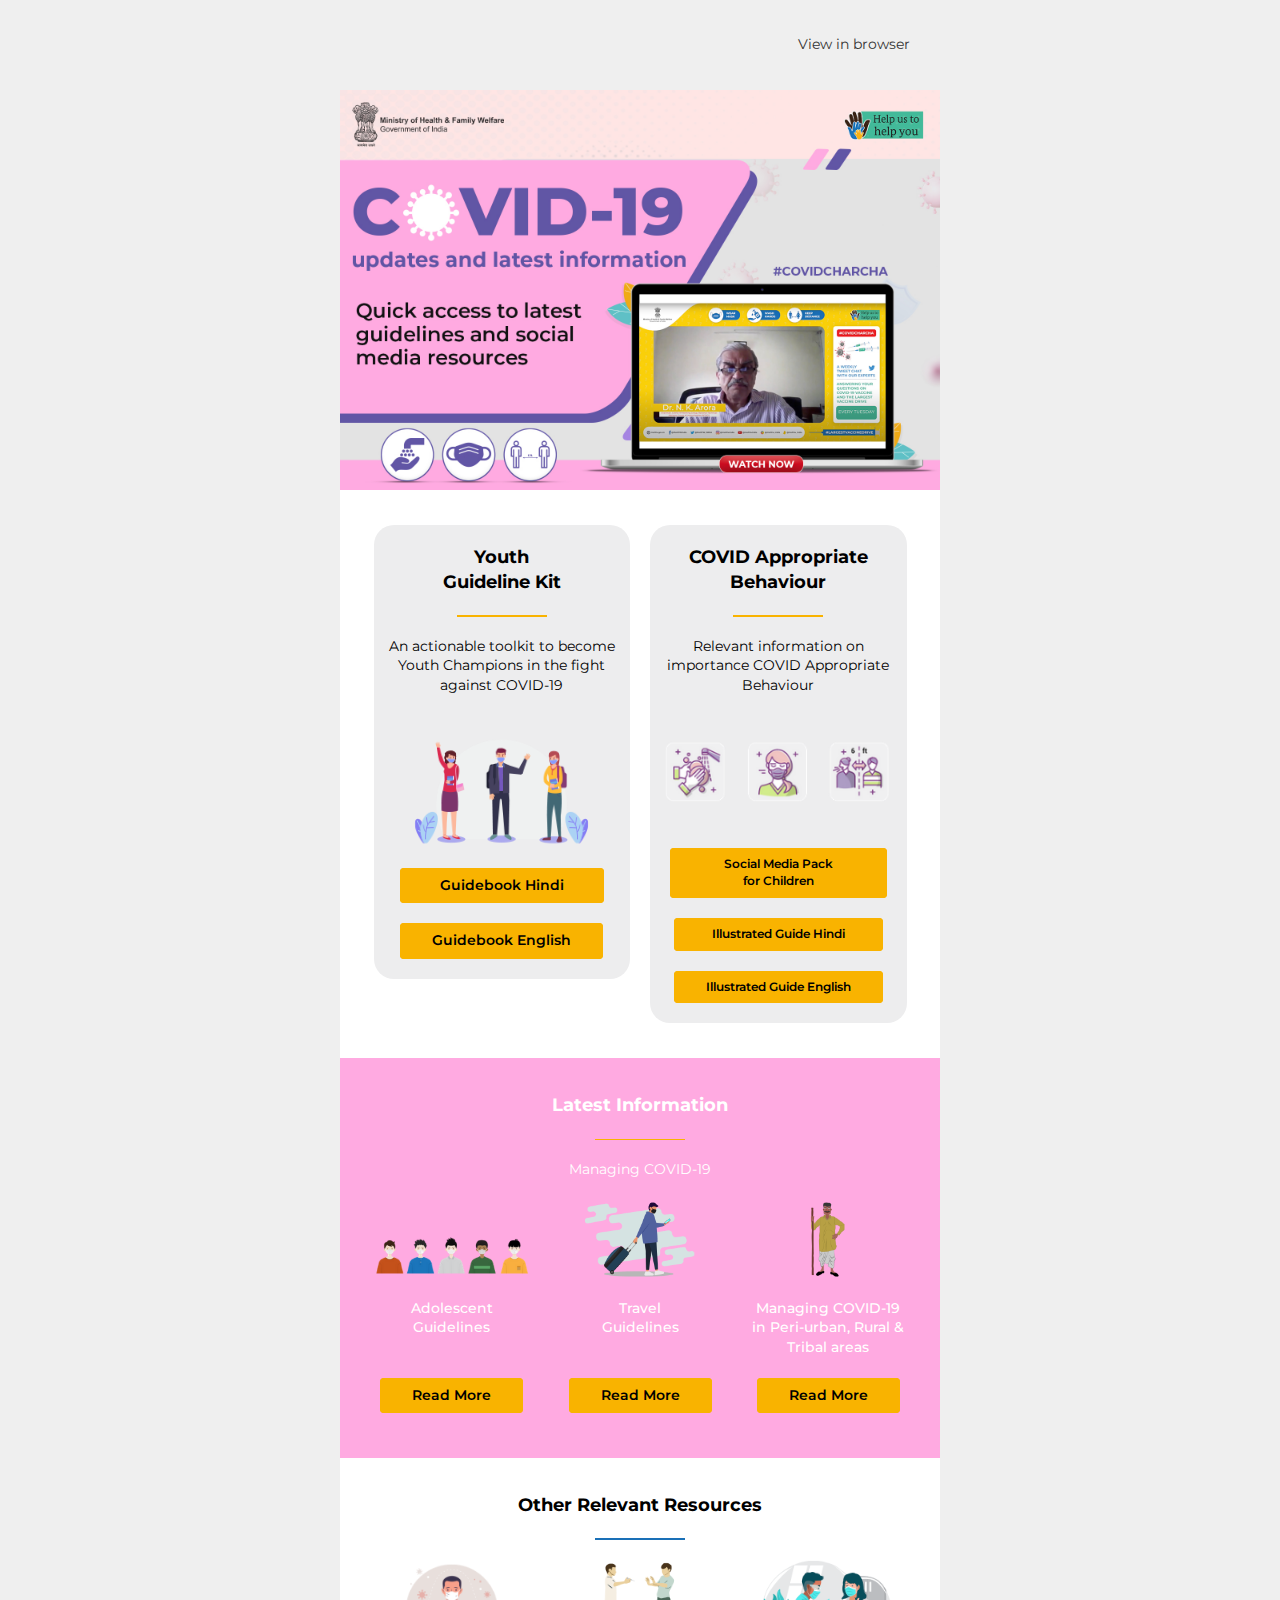
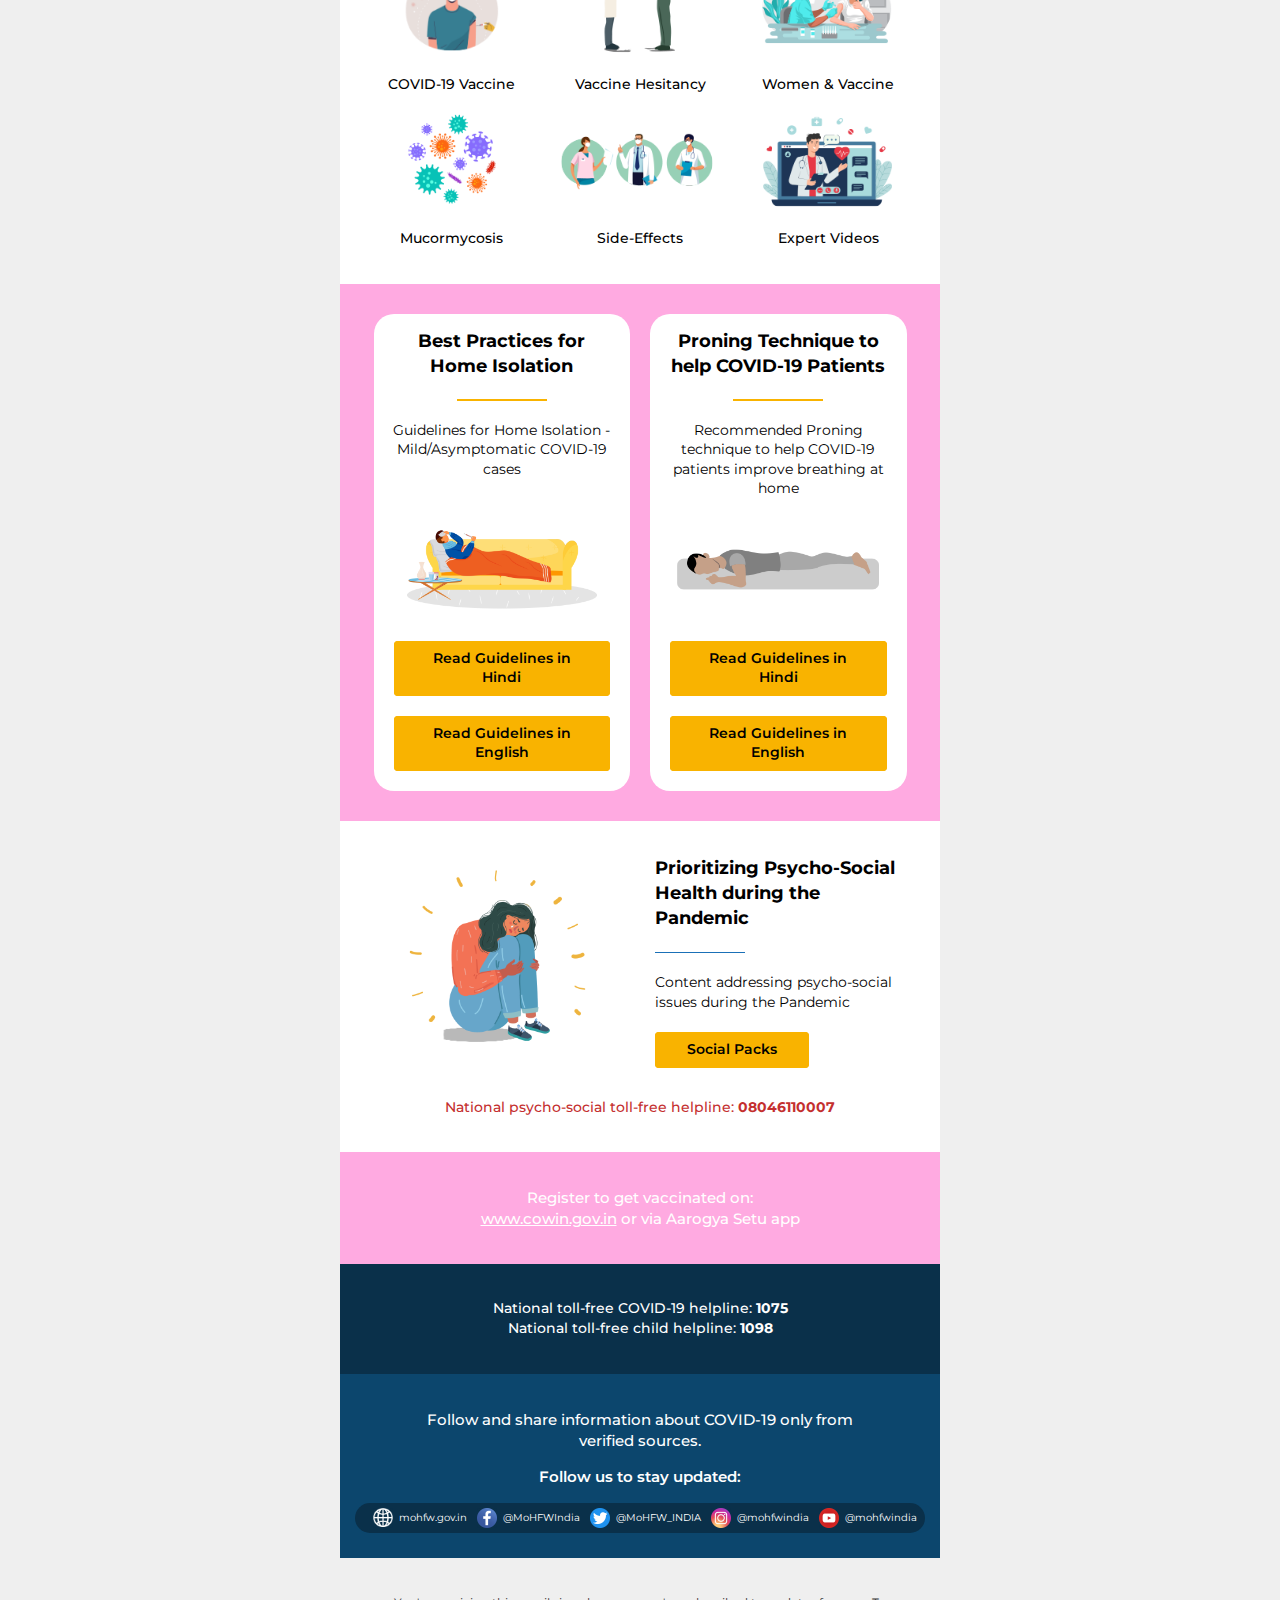
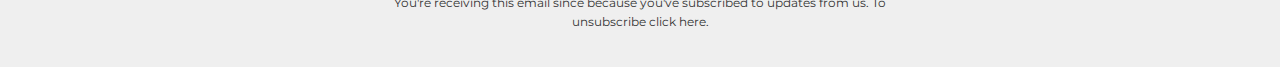
<file: 2/index.html>
<!DOCTYPE html>
<!-- saved from url=(0052)https://staging1.mslgroup.tech/emailers/moh/may-21/# -->
<html lang="en" xmlns="http://www.w3.org/1999/xhtml" xmlns:v="urn:schemas-microsoft-com:vml"
  xmlns:o="urn:schemas-microsoft-com:office:office">

<head>
  <meta http-equiv="Content-Type" content="text/html; charset=UTF-8">
  <title>COVID-19 updates and latest information</title>
  <!--[if !mso]><!-->
  <meta http-equiv="X-UA-Compatible" content="IE=edge">
  <!--<![endif]-->
  <meta name="viewport" content="width=device-width,initial-scale=1">
  <style type="text/css">
    #outlook a {
      padding: 0;
    }

    body {
      margin: 0;
      padding: 0;
      -webkit-text-size-adjust: 100%;
      -ms-text-size-adjust: 100%;
    }

    table,
    td {
      border-collapse: collapse;
      mso-table-lspace: 0pt;
      mso-table-rspace: 0pt;
    }

    img {
      border: 0;
      height: auto;
      line-height: 100%;
      outline: none;
      text-decoration: none;
      -ms-interpolation-mode: bicubic;
    }

    p {
      display: block;
      margin: 13px 0;
    }
  </style>
  <!--[if mso]>
        <noscript>
        <xml>
        <o:OfficeDocumentSettings>
          <o:AllowPNG/>
          <o:PixelsPerInch>96</o:PixelsPerInch>
        </o:OfficeDocumentSettings>
        </xml>
        </noscript>
        <![endif]-->
  <!--[if lte mso 11]>
        <style type="text/css">
          .mj-outlook-group-fix { width:100% !important; }
        </style>
        <![endif]-->
  <!--[if !mso]><!-->
  <link href="./moh-mailer_files/css2" rel="stylesheet" type="text/css">
  <style type="text/css">
    @import url(https://fonts.googleapis.com/css2?family=Montserrat:wght@400;500;600;700&display=swap);
  </style>
  <!--<![endif]-->
  <style type="text/css">
    @media only screen and (min-width:480px) {
      .mj-column-per-100 {
        width: 100% !important;
        max-width: 100%;
      }

      .mj-column-per-45 {
        width: 45% !important;
        max-width: 45%;
      }

      .mj-column-per-33 {
        width: 33% !important;
        max-width: 33%;
      }

      .mj-column-per-50 {
        width: 50% !important;
        max-width: 50%;
      }
    }
  </style>
  <style media="screen and (min-width:480px)">
    .moz-text-html .mj-column-per-100 {
      width: 100% !important;
      max-width: 100%;
    }

    .moz-text-html .mj-column-per-45 {
      width: 45% !important;
      max-width: 45%;
    }

    .moz-text-html .mj-column-per-33 {
      width: 33% !important;
      max-width: 33%;
    }

    .moz-text-html .mj-column-per-50 {
      width: 50% !important;
      max-width: 50%;
    }
  </style>
  <style type="text/css">
    @media only screen and (max-width:480px) {
      table.mj-full-width-mobile {
        width: 100% !important;
      }

      td.mj-full-width-mobile {
        width: auto !important;
      }
    }
  </style>
  <style type="text/css">
    body {
      background: #efefef;
    }

    .web-version a {
      font-family: 'Montserrat', sans-serif;
      text-decoration: none !important;
      font-weight: 400 !important;
      color: #333333 !important;
    }

    .unsubscribe a {
      font-family: 'Montserrat', sans-serif;
      font-size: 12px;
      font-weight: 400 !important;
      color: #333333 !important;
    }
  </style>
  <script src="chrome-extension://mooikfkahbdckldjjndioackbalphokd/assets/prompt.js"></script>
</head>

<body style="word-spacing:normal;" data-new-gr-c-s-check-loaded="14.1015.0" data-gr-ext-installed="">
  <div
    style="display:none;font-size:1px;color:#ffffff;line-height:1px;max-height:0px;max-width:0px;opacity:0;overflow:hidden;">
    COVID-19 updates and latest information</div>
  <div>
    <!--[if mso | IE]><table align="center" border="0" cellpadding="0" cellspacing="0" class="" style="width:600px;" width="600" bgcolor="#efefef" ><tr><td style="line-height:0px;font-size:0px;mso-line-height-rule:exactly;"><![endif]-->
    <div style="background:#efefef;background-color:#efefef;margin:0px auto;max-width:600px;">
      <table align="center" border="0" cellpadding="0" cellspacing="0" role="presentation"
        style="background:#efefef;background-color:#efefef;width:100%;">
        <tbody>
          <tr>
            <td style="direction:ltr;font-size:0px;padding:25px 15px;text-align:center;">
              <!--[if mso | IE]><table role="presentation" border="0" cellpadding="0" cellspacing="0"><tr><td class="" style="vertical-align:top;width:570px;" ><![endif]-->
              <div class="mj-column-per-100 mj-outlook-group-fix"
                style="font-size:0px;text-align:left;direction:ltr;display:inline-block;vertical-align:top;width:100%;">
                <table border="0" cellpadding="0" cellspacing="0" role="presentation" style="vertical-align:top;"
                  width="100%">
                  <tbody>
                    <tr>
                      <td align="right" class="web-version"
                        style="font-size:0px;padding:10px 15px;word-break:break-word;">
                        <div
                          style="font-family:Montserrat, Calibri, Helvetica, Arial, sans-serif;font-size:14px;font-style:normal;font-weight:400;line-height:1.4;text-align:right;color:#000000;">
                          <a href="https://staging1.mslgroup.tech/emailers/moh/may-21/#"
                            style="text-decoration: none; color: #000000; font-size: 14px; font-family: &#39;Montserrat&#39;, sans-serif; font-weight: 500;">
                            <webversion>View in browser</webversion>
                          </a></div>
                      </td>
                    </tr>
                  </tbody>
                </table>
              </div>
              <!--[if mso | IE]></td></tr></table><![endif]-->
            </td>
          </tr>
        </tbody>
      </table>
    </div>
    <!--[if mso | IE]></td></tr></table><table align="center" border="0" cellpadding="0" cellspacing="0" class="" style="width:600px;" width="600" bgcolor="#ffffff" ><tr><td style="line-height:0px;font-size:0px;mso-line-height-rule:exactly;"><![endif]-->
    <div style="background:#ffffff;background-color:#ffffff;margin:0px auto;max-width:600px;">
      <table align="center" border="0" cellpadding="0" cellspacing="0" role="presentation"
        style="background:#ffffff;background-color:#ffffff;width:100%;">
        <tbody>
          <tr>
            <td style="direction:ltr;font-size:0px;padding:0;text-align:center;">
              <!--[if mso | IE]><table role="presentation" border="0" cellpadding="0" cellspacing="0"><tr><td class="" style="vertical-align:top;width:600px;" ><![endif]-->
              <div class="mj-column-per-100 mj-outlook-group-fix"
                style="font-size:0px;text-align:left;direction:ltr;display:inline-block;vertical-align:top;width:100%;">
                <table border="0" cellpadding="0" cellspacing="0" role="presentation" style="vertical-align:top;"
                  width="100%">
                  <tbody>
                    <tr>
                      <td align="center" style="font-size:0px;padding:0;word-break:break-word;">
                        <table border="0" cellpadding="0" cellspacing="0" role="presentation"
                          style="border-collapse:collapse;border-spacing:0px;">
                          <tbody>
                            <tr>
                              <td style="width:600px;"><img
                                  alt="COVID-19 updates and latest information. A complete guide to the latest and verified COVID-19 resources"
                                  height="auto" src="./moh-mailer_files/banner.png"
                                  style="border:0;display:block;outline:none;text-decoration:none;height:auto;width:100%;font-size:13px;"
                                  width="600"></td>
                            </tr>
                          </tbody>
                        </table>
                      </td>
                    </tr>
                  </tbody>
                </table>
              </div>
              <!--[if mso | IE]></td></tr></table><![endif]-->
            </td>
          </tr>
        </tbody>
      </table>
    </div>
    <!--[if mso | IE]></td></tr></table><table align="center" border="0" cellpadding="0" cellspacing="0" class="" style="width:600px;" width="600" bgcolor="#ffffff" ><tr><td style="line-height:0px;font-size:0px;mso-line-height-rule:exactly;"><![endif]-->
    <div style="background:#ffffff;background-color:#ffffff;margin:0px auto;max-width:600px;">
      <table align="center" border="0" cellpadding="0" cellspacing="0" role="presentation"
        style="background:#ffffff;background-color:#ffffff;width:100%;">
        <tbody>
          <tr>
            <td style="direction:ltr;font-size:0px;padding:25px 15px;text-align:center;">
              <!--[if mso | IE]></td><td class="margin-outlook width-auto-outlook" style="vertical-align:top;width:256.5px;" ><![endif]-->
              <div class="mj-column-per-45 mj-outlook-group-fix margin width-auto"
                style="margin: 10px; font-size: 0px; text-align: left; direction: ltr; display: inline-block; vertical-align: top; width: auto;">
                <table border="0" cellpadding="0" cellspacing="0" role="presentation"
                  style="background-color:#ededee;border-radius:20px;vertical-align:top;" width="100%">
                  <tbody>
                    <tr>
                      <td align="center"
                        style="font-size:0px;padding:10px 15px;padding-top:20px;word-break:break-word;">
                        <div
                          style="font-family:Montserrat, Calibri, Helvetica, Arial, sans-serif;font-size:18px;font-style:normal;font-weight:700;line-height:1.4;text-align:center;color:#000000;">
                          Youth<br>Guideline Kit</div>
                      </td>
                    </tr>
                    <tr>
                      <td align="center" style="font-size:0px;padding:10px 15px;word-break:break-word;">
                        <table border="0" cellpadding="0" cellspacing="0" role="presentation"
                          style="border-collapse:collapse;border-spacing:0px;">
                          <tbody>
                            <tr>
                              <td style="width:90px;"><img alt="Divider" height="auto"
                                  src="./moh-mailer_files/divider-yellow.png"
                                  style="border:0;display:block;outline:none;text-decoration:none;height:auto;width:100%;font-size:13px;"
                                  width="90"></td>
                            </tr>
                          </tbody>
                        </table>
                      </td>
                    </tr>
                    <tr>
                      <td align="center" style="font-size:0px;padding:10px 15px;word-break:break-word;">
                        <div
                          style="font-family:Montserrat, Calibri, Helvetica, Arial, sans-serif;font-size:14px;font-style:normal;font-weight:400;line-height:1.4;text-align:center;color:#000000;">
                          An actionable toolkit to become Youth Champions in the fight against COVID-19<br><br></div>
                      </td>
                    </tr>
                    <tr>
                      <td align="center" style="font-size:0px;padding:10px 15px;word-break:break-word;">
                        <table border="0" cellpadding="0" cellspacing="0" role="presentation"
                          style="border-collapse:collapse;border-spacing:0px;" class="mj-full-width-mobile">
                          <tbody>
                            <tr>
                              <td style="width:226px;" class="mj-full-width-mobile"><img alt="COVID-19 Vaccination"
                                  height="auto" src="./moh-mailer_files/ygk.png"
                                  style="border:0;display:block;outline:none;text-decoration:none;height:auto;width:100%;font-size:13px;"
                                  width="226"></td>
                            </tr>
                          </tbody>
                        </table>
                      </td>
                    </tr>
                    <tr>
                      <td align="center" vertical-align="middle"
                        style="font-size:0px;padding:10px 20px;word-break:break-word;">
                        <table border="0" cellpadding="0" cellspacing="0" role="presentation"
                          style="border-collapse:separate;line-height:100%;">
                          <tbody>
                            <tr>
                              <td align="center" bgcolor="#f9b300" role="presentation"
                                style="border:none;border-radius:4px;cursor:auto;font-style:normal;mso-padding-alt:8px 32px;background:#f9b300;"
                                valign="middle"><a
                                  href="https://drive.google.com/file/d/1aZ0gSFVoneZKAIfofVtcCPrh2ZPOXIn-/view?usp=sharing"
                                  style="display: inline-block; background: #f9b300; color: #000000; font-family: Montserrat, Calibri, Helvetica, Arial, sans-serif; font-size: 14px; font-style: normal; font-weight: 600; line-height: 1.4; margin: 0; text-decoration: none; text-transform: none; padding: 8px 40px; mso-padding-alt: 0px; border-radius: 4px;"
                                  target="_blank">Guidebook Hindi</a></td>
                            </tr>
                          </tbody>
                        </table>
                      </td>
                    </tr>
                    <tr>
                      <td align="center" vertical-align="middle"
                        style="font-size:0px;padding:10px 20px;padding-bottom:20px;word-break:break-word;">
                        <table border="0" cellpadding="0" cellspacing="0" role="presentation"
                          style="border-collapse:separate;line-height:100%;">
                          <tbody>
                            <tr>
                              <td align="center" bgcolor="#f9b300" role="presentation"
                                style="border:none;border-radius:4px;cursor:auto;font-style:normal;mso-padding-alt:8px 32px;background:#f9b300;"
                                valign="middle"><a
                                  href="https://drive.google.com/file/d/1hM3uSH6kDhmb2ZZcsUGzY--HfWdBr6kv/view?usp=sharing"
                                  style="display: inline-block; background: #f9b300; color: #000000; font-family: Montserrat, Calibri, Helvetica, Arial, sans-serif; font-size: 14px; font-style: normal; font-weight: 600; line-height: 1.4; margin: 0; text-decoration: none; text-transform: none; padding: 8px 32px; mso-padding-alt: 0px; border-radius: 4px;"
                                  target="_blank">Guidebook English</a></td>
                            </tr>
                          </tbody>
                        </table>
                      </td>
                    </tr>
                  </tbody>
                </table>
              </div>
              <!--[if mso | IE]><table role="presentation" border="0" cellpadding="0" cellspacing="0"><tr><td class="margin-outlook width-auto-outlook" style="vertical-align:top;width:256.5px;" ><![endif]-->
              <div class="mj-column-per-45 mj-outlook-group-fix margin width-auto"
                style="margin: 10px; font-size: 0px; text-align: left; direction: ltr; display: inline-block; vertical-align: top; width: auto;">
                <table border="0" cellpadding="0" cellspacing="0" role="presentation"
                  style="background-color:#ededee;border-radius:20px;vertical-align:top;" width="100%">
                  <tbody>
                    <tr>
                      <td align="center"
                        style="font-size:0px;padding:10px 15px;padding-top:20px;word-break:break-word;">
                        <div
                          style="font-family:Montserrat, Calibri, Helvetica, Arial, sans-serif;font-size:18px;font-style:normal;font-weight:700;line-height:1.4;text-align:center;color:#000000;">
                          COVID Appropriate<br>Behaviour</div>
                      </td>
                    </tr>
                    <tr>
                      <td align="center" style="font-size:0px;padding:10px 15px;word-break:break-word;">
                        <table border="0" cellpadding="0" cellspacing="0" role="presentation"
                          style="border-collapse:collapse;border-spacing:0px;">
                          <tbody>
                            <tr>
                              <td style="width:90px;"><img alt="Divider" height="auto"
                                  src="./moh-mailer_files/divider-yellow.png"
                                  style="border:0;display:block;outline:none;text-decoration:none;height:auto;width:100%;font-size:13px;"
                                  width="90"></td>
                            </tr>
                          </tbody>
                        </table>
                      </td>
                    </tr>
                    <tr>
                      <td align="center" style="font-size:0px;padding:10px 15px;word-break:break-word;">
                        <div
                          style="font-family:Montserrat, Calibri, Helvetica, Arial, sans-serif;font-size:14px;font-style:normal;font-weight:400;line-height:1.4;text-align:center;color:#000000;">
                          Relevant information on importance COVID Appropriate Behaviour</div>
                      </td>
                    </tr>
                    <tr>
                      <td align="center" style="font-size:0px;padding:10px 15px;word-break:break-word;">
                        <table border="0" cellpadding="0" cellspacing="0" role="presentation"
                          style="border-collapse:collapse;border-spacing:0px;" class="mj-full-width-mobile">
                          <tbody>
                            <tr>
                              <td style="width:226px;" class="mj-full-width-mobile"><img
                                  alt="Covid Appropriate Guidelines" height="auto" src="./moh-mailer_files/cab.png"
                                  style="border:0;display:block;outline:none;text-decoration:none;height:auto;width:100%;font-size:13px;"
                                  width="226"></td>
                            </tr>
                          </tbody>
                        </table>
                      </td>
                    </tr>
                    <tr>
                      <td align="center" vertical-align="middle"
                        style="font-size:0px;padding:10px 20px;word-break:break-word;">
                        <table border="0" cellpadding="0" cellspacing="0" role="presentation"
                          style="border-collapse:separate;line-height:100%;">
                          <tbody>
                            <tr>
                              <td align="center" bgcolor="#f9b300" role="presentation"
                                style="border:none;border-radius:4px;cursor:auto;font-style:normal;mso-padding-alt:8px 50px;background:#f9b300;"
                                valign="middle"><a
                                  href="https://drive.google.com/drive/folders/1lzXeOeqyMXEiqw_6Pv55U6Ux8JwWgXVJ?usp=sharing"
                                  style="display: inline-block; background: #f9b300; color: #000000; font-family: Montserrat, Calibri, Helvetica, Arial, sans-serif; font-size: 12px; font-style: normal; font-weight: 600; line-height: 1.4; margin: 0; text-decoration: none; text-transform: none; padding: 8px 50px; mso-padding-alt: 0px; border-radius: 4px;"
                                  target="_blank">Social Media Pack for Children</a></td>
                            </tr>
                          </tbody>
                        </table>
                      </td>
                    </tr>
                    <tr>
                      <td align="center" vertical-align="middle"
                        style="font-size:0px;padding:10px 20px;word-break:break-word;">
                        <table border="0" cellpadding="0" cellspacing="0" role="presentation"
                          style="border-collapse:separate;line-height:100%;">
                          <tbody>
                            <tr>
                              <td align="center" bgcolor="#f9b300" role="presentation"
                                style="border:none;border-radius:4px;cursor:auto;font-style:normal;mso-padding-alt:8px 32px;background:#f9b300;"
                                valign="middle"><a
                                  href="https://drive.google.com/file/d/13hAcxw77NNL7IidriP7bZGXjG1ebKLux/view?usp=sharing"
                                  style="display: inline-block; background: #f9b300; color: #000000; font-family: Montserrat, Calibri, Helvetica, Arial, sans-serif; font-size: 12px; font-style: normal; font-weight: 600; line-height: 1.4; margin: 0; text-decoration: none; text-transform: none; padding: 8px 38px; mso-padding-alt: 0px; border-radius: 4px;"
                                  target="_blank">  Illustrated Guide Hindi  </a></td>
                            </tr>
                          </tbody>
                        </table>
                      </td>
                    </tr>
                    <tr>
                      <td align="center" vertical-align="middle"
                        style="font-size:0px;padding:10px 20px;padding-bottom:20px;word-break:break-word;">
                        <table border="0" cellpadding="0" cellspacing="0" role="presentation"
                          style="border-collapse:separate;line-height:100%;">
                          <tbody>
                            <tr>
                              <td align="center" bgcolor="#f9b300" role="presentation"
                                style="border:none;border-radius:4px;cursor:auto;font-style:normal;mso-padding-alt:8px 32px;background:#f9b300;"
                                valign="middle"><a
                                  href="https://drive.google.com/file/d/10U7hcoc18e0AQWuRKfboD36QlmNJiwr5/view?usp=sharing"
                                  style="display: inline-block; background: #f9b300; color: #000000; font-family: Montserrat, Calibri, Helvetica, Arial, sans-serif; font-size: 12px; font-style: normal; font-weight: 600; line-height: 1.4; margin: 0; text-decoration: none; text-transform: none; padding: 8px 32px; mso-padding-alt: 0px; border-radius: 4px;"
                                  target="_blank">Illustrated Guide English</a></td>
                            </tr>
                          </tbody>
                        </table>
                      </td>
                    </tr>
                  </tbody>
                </table>
              </div>
              <!--[if mso | IE]></td></tr></table><![endif]-->
            </td>
          </tr>
        </tbody>
      </table>
    </div>
    <!--[if mso | IE]></td></tr></table><table align="center" border="0" cellpadding="0" cellspacing="0" class="" style="width:600px;" width="600" bgcolor="#FFAAE1" ><tr><td style="line-height:0px;font-size:0px;mso-line-height-rule:exactly;"><![endif]-->
    <div style="background:#FFAAE1;background-color:#FFAAE1;margin:0px auto;max-width:600px;">
      <table align="center" border="0" cellpadding="0" cellspacing="0" role="presentation"
        style="background:#FFAAE1;background-color:#FFAAE1;width:100%;">
        <tbody>
          <tr>
            <td style="direction:ltr;font-size:0px;padding:25px 15px;padding-bottom:0;text-align:center;">
              <!--[if mso | IE]><table role="presentation" border="0" cellpadding="0" cellspacing="0"><tr><td class="" style="vertical-align:top;width:570px;" ><![endif]-->
              <div class="mj-column-per-100 mj-outlook-group-fix"
                style="font-size:0px;text-align:left;direction:ltr;display:inline-block;vertical-align:top;width:100%;">
                <table border="0" cellpadding="0" cellspacing="0" role="presentation" style="vertical-align:top;"
                  width="100%">
                  <tbody>
                    <tr>
                      <td align="center" style="font-size:0px;padding:10px 15px;word-break:break-word;">
                        <div
                          style="font-family:Montserrat, Calibri, Helvetica, Arial, sans-serif;font-size:18px;font-style:normal;font-weight:700;line-height:1.4;text-align:center;color:#ffffff;">
                          Latest Information</div>
                      </td>
                    </tr>
                    <tr>
                      <td align="center" style="font-size:0px;padding:10px 15px;word-break:break-word;">
                        <table border="0" cellpadding="0" cellspacing="0" role="presentation"
                          style="border-collapse:collapse;border-spacing:0px;">
                          <tbody>
                            <tr>
                              <td style="width:90px;"><img alt="Divider" height="auto"
                                  src="./moh-mailer_files/divider-yellow.png"
                                  style="border:0;display:block;outline:none;text-decoration:none;height:auto;width:100%;font-size:13px;"
                                  width="90"></td>
                            </tr>
                          </tbody>
                        </table>
                      </td>
                    </tr>
                    <tr>
                      <td align="center" style="font-size:0px;padding:10px 15px;word-break:break-word;">
                        <div
                          style="font-family:Montserrat, Calibri, Helvetica, Arial, sans-serif;font-size:14px;font-style:normal;font-weight:400;line-height:1.4;text-align:center;color:#ffffff;">
                          Managing COVID-19</div>
                      </td>
                    </tr>
                  </tbody>
                </table>
              </div>
              <!--[if mso | IE]></td></tr></table><![endif]-->
            </td>
          </tr>
        </tbody>
      </table>
    </div>
    <!--[if mso | IE]></td></tr></table><table align="center" border="0" cellpadding="0" cellspacing="0" class="" style="width:600px;" width="600" bgcolor="#FFAAE1" ><tr><td style="line-height:0px;font-size:0px;mso-line-height-rule:exactly;"><![endif]-->
    <div style="background:#FFAAE1;background-color:#FFAAE1;margin:0px auto;max-width:600px;">
      <table align="center" border="0" cellpadding="0" cellspacing="0" role="presentation"
        style="background:#FFAAE1;background-color:#FFAAE1;width:100%;">
        <tbody>
          <tr>
            <td style="direction:ltr;font-size:0px;padding:25px 15px;padding-top:0;text-align:center;">
              <!--[if mso | IE]><table role="presentation" border="0" cellpadding="0" cellspacing="0"><tr><td class="" style="vertical-align:top;width:188.1px;" ><![endif]-->
              <div class="mj-column-per-33 mj-outlook-group-fix"
                style="font-size:0px;text-align:left;direction:ltr;display:inline-block;vertical-align:top;width:100%;">
                <table border="0" cellpadding="0" cellspacing="0" role="presentation" style="vertical-align:top;"
                  width="100%">
                  <tbody>
                    <tr>
                      <td align="center" style="font-size:0px;padding:10px 15px;word-break:break-word;">
                        <table border="0" cellpadding="0" cellspacing="0" role="presentation"
                          style="border-collapse:collapse;border-spacing:0px;" class="mj-full-width-mobile">
                          <tbody>
                            <tr>
                              <td style="width:158px;" class="mj-full-width-mobile"><img
                                  alt="Adolescent Guidelines" height="auto"
                                  src="./moh-mailer_files/ag.png"
                                  style="border:0;display:block;outline:none;text-decoration:none;height:auto;width:100%;font-size:13px;"
                                  width="158"></td>
                            </tr>
                          </tbody>
                        </table>
                      </td>
                    </tr>
                    <tr>
                      <td align="center" style="font-size:0px;padding:10px 15px;word-break:break-word;">
                        <div
                          style="font-family:Montserrat, Calibri, Helvetica, Arial, sans-serif;font-size:14px;font-style:normal;font-weight:500;line-height:1.4;text-align:center;color:#ffffff;">
                          Adolescent Guidelines<br><br></div>
                      </td>
                    </tr>
                    <tr>
                      <td align="center" vertical-align="middle"
                        style="font-size:0px;padding:10px 20px;padding-bottom:20px;word-break:break-word;">
                        <table border="0" cellpadding="0" cellspacing="0" role="presentation"
                          style="border-collapse:separate;line-height:100%;">
                          <tbody>
                            <tr>
                              <td align="center" bgcolor="#f9b300" role="presentation"
                                style="border:none;border-radius:4px;cursor:auto;font-style:normal;mso-padding-alt:8px 32px;background:#f9b300;"
                                valign="middle"><a
                                  href="https://www.mohfw.gov.in/pdf/GuidelinesonOperationalizationofCoVIDCareServicesforChildrenandAdolescents14062021.pdf"
                                  style="display: inline-block; background: #f9b300; color: #000000; font-family: Montserrat, Calibri, Helvetica, Arial, sans-serif; font-size: 14px; font-style: normal; font-weight: 600; line-height: 1.4; margin: 0; text-decoration: none; text-transform: none; padding: 8px 32px; mso-padding-alt: 0px; border-radius: 4px;"
                                  target="_blank">Read More</a></td>
                            </tr>
                          </tbody>
                        </table>
                      </td>
                    </tr>
                  </tbody>
                </table>
              </div>
              <!--[if mso | IE]></td><td class="" style="vertical-align:top;width:188.1px;" ><![endif]-->
              <div class="mj-column-per-33 mj-outlook-group-fix"
                style="font-size:0px;text-align:left;direction:ltr;display:inline-block;vertical-align:top;width:100%;">
                <table border="0" cellpadding="0" cellspacing="0" role="presentation" style="vertical-align:top;"
                  width="100%">
                  <tbody>
                    <tr>
                      <td align="center" style="font-size:0px;padding:10px 15px;word-break:break-word;">
                        <table border="0" cellpadding="0" cellspacing="0" role="presentation"
                          style="border-collapse:collapse;border-spacing:0px;" class="mj-full-width-mobile">
                          <tbody>
                            <tr>
                              <td style="width:158px;" class="mj-full-width-mobile"><img alt="Travel Guidelines"
                                  height="auto" src="./moh-mailer_files/tg.png"
                                  style="border:0;display:block;outline:none;text-decoration:none;height:auto;width:100%;font-size:13px;"
                                  width="158"></td>
                            </tr>
                          </tbody>
                        </table>
                      </td>
                    </tr>
                    <tr>
                      <td align="center" style="font-size:0px;padding:10px 15px;word-break:break-word;">
                        <div
                          style="font-family:Montserrat, Calibri, Helvetica, Arial, sans-serif;font-size:14px;font-style:normal;font-weight:500;line-height:1.4;text-align:center;color:#ffffff;">
                          Travel <br>Guidelines<br><br></div>
                      </td>
                    </tr>
                    <tr>
                      <td align="center" vertical-align="middle"
                        style="font-size:0px;padding:10px 20px;padding-bottom:20px;word-break:break-word;">
                        <table border="0" cellpadding="0" cellspacing="0" role="presentation"
                          style="border-collapse:separate;line-height:100%;">
                          <tbody>
                            <tr>
                              <td align="center" bgcolor="#f9b300" role="presentation"
                                style="border:none;border-radius:4px;cursor:auto;font-style:normal;mso-padding-alt:8px 32px;background:#f9b300;"
                                valign="middle"><a href="https://www.mohfw.gov.in/pdf/AdministrationofSecondDoseofCovishieldVaccinePriortoPrescribedTimeInterval.pdf"
                                  style="display: inline-block; background: #f9b300; color: #000000; font-family: Montserrat, Calibri, Helvetica, Arial, sans-serif; font-size: 14px; font-style: normal; font-weight: 600; line-height: 1.4; margin: 0; text-decoration: none; text-transform: none; padding: 8px 32px; mso-padding-alt: 0px; border-radius: 4px;"
                                  target="_blank">Read More</a></td>
                            </tr>
                          </tbody>
                        </table>
                      </td>
                    </tr>
                  </tbody>
                </table>
              </div>
              <!--[if mso | IE]></td><td class="" style="vertical-align:top;width:188.1px;" ><![endif]-->
              <div class="mj-column-per-33 mj-outlook-group-fix"
                style="font-size:0px;text-align:left;direction:ltr;display:inline-block;vertical-align:top;width:100%;">
                <table border="0" cellpadding="0" cellspacing="0" role="presentation" style="vertical-align:top;"
                  width="100%">
                  <tbody>
                    <tr>
                      <td align="center" style="font-size:0px;padding:10px 15px;word-break:break-word;">
                        <table border="0" cellpadding="0" cellspacing="0" role="presentation"
                          style="border-collapse:collapse;border-spacing:0px;" class="mj-full-width-mobile">
                          <tbody>
                            <tr>
                              <td style="width:158px;" class="mj-full-width-mobile"><img
                                  alt="Managing COVID-19 in Peri-urban, Rural & Tribal areas" height="auto" src="./moh-mailer_files/peri-ur.png"
                                  style="border:0;display:block;outline:none;text-decoration:none;height:auto;width:100%;font-size:13px;"
                                  width="158"></td>
                            </tr>
                          </tbody>
                        </table>
                      </td>
                    </tr>
                    <tr>
                      <td align="center" style="font-size:0px;padding:10px 15px;word-break:break-word;">
                        <div
                          style="font-family:Montserrat, Calibri, Helvetica, Arial, sans-serif;font-size:14px;font-style:normal;font-weight:500;line-height:1.4;text-align:center;color:#ffffff;">
                          Managing COVID-19 in Peri-urban, Rural & Tribal areas<br></div>
                      </td>
                    </tr>
                    <tr>
                      <td align="center" vertical-align="middle"
                        style="font-size:0px;padding:10px 20px;padding-bottom:20px;word-break:break-word;">
                        <table border="0" cellpadding="0" cellspacing="0" role="presentation"
                          style="border-collapse:separate;line-height:100%;">
                          <tbody>
                            <tr>
                              <td align="center" bgcolor="#f9b300" role="presentation"
                                style="border:none;border-radius:4px;cursor:auto;font-style:normal;mso-padding-alt:8px 32px;background:#f9b300;"
                                valign="middle"><a
                                  href="https://www.mohfw.gov.in/pdf/UpdatedDetailedClinicalManagementProtocolforCOVID19adultsdated24052021.pdf"
                                  style="display: inline-block; background: #f9b300; color: #000000; font-family: Montserrat, Calibri, Helvetica, Arial, sans-serif; font-size: 14px; font-style: normal; font-weight: 600; line-height: 1.4; margin: 0; text-decoration: none; text-transform: none; padding: 8px 32px; mso-padding-alt: 0px; border-radius: 4px;"
                                  target="_blank">Read More</a></td>
                            </tr>
                          </tbody>
                        </table>
                      </td>
                    </tr>
                  </tbody>
                </table>
              </div>
              <!--[if mso | IE]></td></tr></table><![endif]-->
            </td>
          </tr>
        </tbody>
      </table>
    </div>
    <!--[if mso | IE]></td></tr></table><table align="center" border="0" cellpadding="0" cellspacing="0" class="" style="width:600px;" width="600" bgcolor="#ffffff" ><tr><td style="line-height:0px;font-size:0px;mso-line-height-rule:exactly;"><![endif]-->
    <div style="background:#ffffff;background-color:#ffffff;margin:0px auto;max-width:600px;">
      <table align="center" border="0" cellpadding="0" cellspacing="0" role="presentation"
        style="background:#ffffff;background-color:#ffffff;width:100%;">
        <tbody>
          <tr>
            <td style="direction:ltr;font-size:0px;padding:25px 15px;padding-bottom:0;text-align:center;">
              <!--[if mso | IE]><table role="presentation" border="0" cellpadding="0" cellspacing="0"><tr><td class="" style="vertical-align:top;width:570px;" ><![endif]-->
              <div class="mj-column-per-100 mj-outlook-group-fix"
                style="font-size:0px;text-align:left;direction:ltr;display:inline-block;vertical-align:top;width:100%;">
                <table border="0" cellpadding="0" cellspacing="0" role="presentation" style="vertical-align:top;"
                  width="100%">
                  <tbody>
                    <tr>
                      <td align="center" style="font-size:0px;padding:10px 15px;word-break:break-word;">
                        <div
                          style="font-family:Montserrat, Calibri, Helvetica, Arial, sans-serif;font-size:18px;font-style:normal;font-weight:700;line-height:1.4;text-align:center;color:#000000;">
                          Other Relevant Resources</div>
                      </td>
                    </tr>
                    <tr>
                      <td align="center" style="font-size:0px;padding:10px 15px;word-break:break-word;">
                        <table border="0" cellpadding="0" cellspacing="0" role="presentation"
                          style="border-collapse:collapse;border-spacing:0px;">
                          <tbody>
                            <tr>
                              <td style="width:90px;"><img alt="Divider" height="auto"
                                  src="./moh-mailer_files/divider-blue.png"
                                  style="border:0;display:block;outline:none;text-decoration:none;height:auto;width:100%;font-size:13px;"
                                  width="90"></td>
                            </tr>
                          </tbody>
                        </table>
                      </td>
                    </tr>
                  </tbody>
                </table>
              </div>
              <!--[if mso | IE]></td></tr></table><![endif]-->
            </td>
          </tr>
        </tbody>
      </table>
    </div>
    <!--[if mso | IE]></td></tr></table><table align="center" border="0" cellpadding="0" cellspacing="0" class="" style="width:600px;" width="600" bgcolor="#ffffff" ><tr><td style="line-height:0px;font-size:0px;mso-line-height-rule:exactly;"><![endif]-->
    <div style="background:#ffffff;background-color:#ffffff;margin:0px auto;max-width:600px;">
      <table align="center" border="0" cellpadding="0" cellspacing="0" role="presentation"
        style="background:#ffffff;background-color:#ffffff;width:100%;">
        <tbody>
          <tr>
            <td style="direction:ltr;font-size:0px;padding:0 15px;text-align:center;">
              <!--[if mso | IE]><table role="presentation" border="0" cellpadding="0" cellspacing="0"><tr><td class="" style="vertical-align:top;width:188.1px;" ><![endif]-->
              <div class="mj-column-per-33 mj-outlook-group-fix"
                style="font-size:0px;text-align:left;direction:ltr;display:inline-block;vertical-align:top;width:100%;">
                <table border="0" cellpadding="0" cellspacing="0" role="presentation" style="vertical-align:top;"
                  width="100%">
                  <tbody>
                    <tr>
                      <td align="center" style="font-size:0px;padding:10px 15px;word-break:break-word;">
                        <table border="0" cellpadding="0" cellspacing="0" role="presentation"
                          style="border-collapse:collapse;border-spacing:0px;">
                          <tbody>
                            <tr>
                              <td style="width:158px;"><a
                                  href="https://www.mohfw.gov.in/covid_vaccination/vaccination/questions-and-answers.html"
                                  target="_blank"
                                  style="text-decoration: none; color: #000000; font-size: 14px; font-family: &#39;Montserrat&#39;, sans-serif; font-weight: 500;"><img
                                    alt="Vaccine QnA" height="auto" src="./moh-mailer_files/vaccination.png"
                                    style="border:0;display:block;outline:none;text-decoration:none;height:auto;width:100%;font-size:13px;"
                                    width="158"></a></td>
                            </tr>
                          </tbody>
                        </table>
                      </td>
                    </tr>
                    <tr>
                      <td align="center" style="font-size:0px;padding:10px 15px;word-break:break-word;">
                        <div
                          style="font-family:Montserrat, Calibri, Helvetica, Arial, sans-serif;font-size:14px;font-style:normal;font-weight:400;line-height:1.4;text-align:center;color:#000000;">
                          <a href="https://www.mohfw.gov.in/covid_vaccination/vaccination/questions-and-answers.html"
                            target="_blank"
                            style="text-decoration: none; color: #000000; font-size: 14px; font-family: &#39;Montserrat&#39;, sans-serif; font-weight: 500;">COVID-19 Vaccine</a></div>
                      </td>
                    </tr>
                  </tbody>
                </table>
              </div>
              <!--[if mso | IE]></td><td class="" style="vertical-align:top;width:188.1px;" ><![endif]-->
              <div class="mj-column-per-33 mj-outlook-group-fix"
                style="font-size:0px;text-align:left;direction:ltr;display:inline-block;vertical-align:top;width:100%;">
                <table border="0" cellpadding="0" cellspacing="0" role="presentation" style="vertical-align:top;"
                  width="100%">
                  <tbody>
                    <tr>
                      <td align="center" style="font-size:0px;padding:10px 15px;word-break:break-word;">
                        <table border="0" cellpadding="0" cellspacing="0" role="presentation"
                          style="border-collapse:collapse;border-spacing:0px;">
                          <tbody>
                            <tr>
                              <td style="width:158px;"><a
                                  href="https://drive.google.com/drive/folders/1rN7XmgfNTrWjYeaEg60HFcD1_z4l85-X"
                                  target="_blank"
                                  style="text-decoration: none; color: #000000; font-size: 14px; font-family: &#39;Montserrat&#39;, sans-serif; font-weight: 500;"><img
                                    alt="Vaccine Hesitancy" height="auto" src="./moh-mailer_files/vaccine-hesitancy.png"
                                    style="border:0;display:block;outline:none;text-decoration:none;height:auto;width:100%;font-size:13px;"
                                    width="158"></a></td>
                            </tr>
                          </tbody>
                        </table>
                      </td>
                    </tr>
                    <tr>
                      <td align="center" style="font-size:0px;padding:10px 15px;word-break:break-word;">
                        <div
                          style="font-family:Montserrat, Calibri, Helvetica, Arial, sans-serif;font-size:14px;font-style:normal;font-weight:400;line-height:1.4;text-align:center;color:#000000;">
                          <a href="https://drive.google.com/drive/folders/1rN7XmgfNTrWjYeaEg60HFcD1_z4l85-X"
                            target="_blank"
                            style="text-decoration: none; color: #000000; font-size: 14px; font-family: &#39;Montserrat&#39;, sans-serif; font-weight: 500;">Vaccine
                            Hesitancy</a></div>
                      </td>
                    </tr>
                  </tbody>
                </table>
              </div>
              <!--[if mso | IE]></td><td class="" style="vertical-align:top;width:188.1px;" ><![endif]-->
              <div class="mj-column-per-33 mj-outlook-group-fix"
                style="font-size:0px;text-align:left;direction:ltr;display:inline-block;vertical-align:top;width:100%;">
                <table border="0" cellpadding="0" cellspacing="0" role="presentation" style="vertical-align:top;"
                  width="100%">
                  <tbody>
                    <tr>
                      <td align="center" style="font-size:0px;padding:10px 15px;word-break:break-word;">
                        <table border="0" cellpadding="0" cellspacing="0" role="presentation"
                          style="border-collapse:collapse;border-spacing:0px;">
                          <tbody>
                            <tr>
                              <td style="width:158px;"><a
                                  href="https://drive.google.com/drive/folders/1Ie1_DNMOP7eRks_DV8hSb3qImsc-B5-Y?usp=sharing"
                                  target="_blank"
                                  style="text-decoration: none; color: #000000; font-size: 14px; font-family: &#39;Montserrat&#39;, sans-serif; font-weight: 500;"><img
                                    alt="Women & Vaccine" height="auto" src="./moh-mailer_files/women-vaccine.png"
                                    style="border:0;display:block;outline:none;text-decoration:none;height:auto;width:100%;font-size:13px;"
                                    width="158"></a></td>
                            </tr>
                          </tbody>
                        </table>
                      </td>
                    </tr>
                    <tr>
                      <td align="center" style="font-size:0px;padding:10px 15px;word-break:break-word;">
                        <div
                          style="font-family:Montserrat, Calibri, Helvetica, Arial, sans-serif;font-size:14px;font-style:normal;font-weight:400;line-height:1.4;text-align:center;color:#000000;">
                          <a href="https://drive.google.com/drive/folders/1Ie1_DNMOP7eRks_DV8hSb3qImsc-B5-Y?usp=sharing"
                            target="_blank"
                            style="text-decoration: none; color: #000000; font-size: 14px; font-family: &#39;Montserrat&#39;, sans-serif; font-weight: 500;">Women & Vaccine</a>
                        </div>
                      </td>
                    </tr>
                  </tbody>
                </table>
              </div>
              <!--[if mso | IE]></td></tr></table><![endif]-->
            </td>
          </tr>
        </tbody>
      </table>
    </div>
    <!--[if mso | IE]></td></tr></table><table align="center" border="0" cellpadding="0" cellspacing="0" class="" style="width:600px;" width="600" bgcolor="#ffffff" ><tr><td style="line-height:0px;font-size:0px;mso-line-height-rule:exactly;"><![endif]-->
    <div style="background:#ffffff;background-color:#ffffff;margin:0px auto;max-width:600px;">
      <table align="center" border="0" cellpadding="0" cellspacing="0" role="presentation"
        style="background:#ffffff;background-color:#ffffff;width:100%;">
        <tbody>
          <tr>
            <td style="direction:ltr;font-size:0px;padding:25px 15px;padding-top:0;text-align:center;">
              <!--[if mso | IE]><table role="presentation" border="0" cellpadding="0" cellspacing="0"><tr><td class="" style="vertical-align:top;width:188.1px;" ><![endif]-->
              <div class="mj-column-per-33 mj-outlook-group-fix"
                style="font-size:0px;text-align:left;direction:ltr;display:inline-block;vertical-align:top;width:100%;">
                <table border="0" cellpadding="0" cellspacing="0" role="presentation" style="vertical-align:top;"
                  width="100%">
                  <tbody>
                    <tr>
                      <td align="center" style="font-size:0px;padding:10px 15px;word-break:break-word;">
                        <table border="0" cellpadding="0" cellspacing="0" role="presentation"
                          style="border-collapse:collapse;border-spacing:0px;">
                          <tbody>
                            <tr>
                              <td style="width:158px;"><a
                                  href="https://drive.google.com/drive/folders/1UkQE8c3pJRSLj8PeNq7XQWno5SR_e3Oh?usp=sharing"
                                  target="_blank"
                                  style="text-decoration: none; color: #000000; font-size: 14px; font-family: &#39;Montserrat&#39;, sans-serif; font-weight: 500;"><img
                                    alt="Mucormycosis" height="auto" src="./moh-mailer_files/mucormycosis.png"
                                    style="border:0;display:block;outline:none;text-decoration:none;height:auto;width:100%;font-size:13px;"
                                    width="158"></a></td>
                            </tr>
                          </tbody>
                        </table>
                      </td>
                    </tr>
                    <tr>
                      <td align="center" style="font-size:0px;padding:10px 15px;word-break:break-word;">
                        <div
                          style="font-family:Montserrat, Calibri, Helvetica, Arial, sans-serif;font-size:14px;font-style:normal;font-weight:400;line-height:1.4;text-align:center;color:#000000;">
                          <a href="https://drive.google.com/drive/folders/1UkQE8c3pJRSLj8PeNq7XQWno5SR_e3Oh?usp=sharing"
                            target="_blank"
                            style="text-decoration: none; color: #000000; font-size: 14px; font-family: &#39;Montserrat&#39;, sans-serif; font-weight: 500;">Mucormycosis</a>
                        </div>
                      </td>
                    </tr>
                  </tbody>
                </table>
              </div>
              <!--[if mso | IE]></td><td class="" style="vertical-align:top;width:188.1px;" ><![endif]-->
              <div class="mj-column-per-33 mj-outlook-group-fix"
                style="font-size:0px;text-align:left;direction:ltr;display:inline-block;vertical-align:top;width:100%;">
                <table border="0" cellpadding="0" cellspacing="0" role="presentation" style="vertical-align:top;"
                  width="100%">
                  <tbody>
                    <tr>
                      <td align="center" style="font-size:0px;padding:10px 15px;word-break:break-word;">
                        <table border="0" cellpadding="0" cellspacing="0" role="presentation"
                          style="border-collapse:collapse;border-spacing:0px;">
                          <tbody>
                            <tr>
                              <td style="width:158px;"><a
                                  href="https://www.mohfw.gov.in/covid_vaccination/vaccination/common-side-effects-aefi.html"
                                  target="_blank"
                                  style="text-decoration: none; color: #000000; font-size: 14px; font-family: &#39;Montserrat&#39;, sans-serif; font-weight: 500;"><img
                                    alt="Side-Effects" height="auto" src="./moh-mailer_files/side-effects.png"
                                    style="border:0;display:block;outline:none;text-decoration:none;height:auto;width:100%;font-size:13px;"
                                    width="158"></a></td>
                            </tr>
                          </tbody>
                        </table>
                      </td>
                    </tr>
                    <tr>
                      <td align="center" style="font-size:0px;padding:10px 15px;word-break:break-word;">
                        <div
                          style="font-family:Montserrat, Calibri, Helvetica, Arial, sans-serif;font-size:14px;font-style:normal;font-weight:400;line-height:1.4;text-align:center;color:#000000;">
                          <a href="https://www.mohfw.gov.in/covid_vaccination/vaccination/common-side-effects-aefi.html"
                            target="_blank"
                            style="text-decoration: none; color: #000000; font-size: 14px; font-family: &#39;Montserrat&#39;, sans-serif; font-weight: 500;">Side-Effects</a></div>
                      </td>
                    </tr>
                  </tbody>
                </table>
              </div>
              <!--[if mso | IE]></td><td class="" style="vertical-align:top;width:188.1px;" ><![endif]-->
              <div class="mj-column-per-33 mj-outlook-group-fix"
                style="font-size:0px;text-align:left;direction:ltr;display:inline-block;vertical-align:top;width:100%;">
                <table border="0" cellpadding="0" cellspacing="0" role="presentation" style="vertical-align:top;"
                  width="100%">
                  <tbody>
                    <tr>
                      <td align="center" style="font-size:0px;padding:10px 15px;word-break:break-word;">
                        <table border="0" cellpadding="0" cellspacing="0" role="presentation"
                          style="border-collapse:collapse;border-spacing:0px;">
                          <tbody>
                            <tr>
                              <td style="width:158px;"><a
                                  href="https://drive.google.com/drive/folders/1IopO6DsTI54vcOGzKxYhl2Lu9Gu3KeSt?usp=sharing"
                                  target="_blank"
                                  style="text-decoration: none; color: #000000; font-size: 14px; font-family: &#39;Montserrat&#39;, sans-serif; font-weight: 500;"><img
                                    alt="Expert Videos" height="auto" src="./moh-mailer_files/expert-videos.png"
                                    style="border:0;display:block;outline:none;text-decoration:none;height:auto;width:100%;font-size:13px;"
                                    width="158"></a></td>
                            </tr>
                          </tbody>
                        </table>
                      </td>
                    </tr>
                    <tr>
                      <td align="center" style="font-size:0px;padding:10px 15px;word-break:break-word;">
                        <div
                          style="font-family:Montserrat, Calibri, Helvetica, Arial, sans-serif;font-size:14px;font-style:normal;font-weight:400;line-height:1.4;text-align:center;color:#000000;">
                          <a href="https://drive.google.com/drive/folders/1IopO6DsTI54vcOGzKxYhl2Lu9Gu3KeSt?usp=sharing"
                            target="_blank"
                            style="text-decoration: none; color: #000000; font-size: 14px; font-family: &#39;Montserrat&#39;, sans-serif; font-weight: 500;">Expert
                            Videos</a></div>
                      </td>
                    </tr>
                  </tbody>
                </table>
              </div>
              <!--[if mso | IE]></td></tr></table><![endif]-->
            </td>
          </tr>
        </tbody>
      </table>
    </div>
    <!--[if mso | IE]></td></tr></table><table align="center" border="0" cellpadding="0" cellspacing="0" class="" style="width:600px;" width="600" bgcolor="#FFAAE1" ><tr><td style="line-height:0px;font-size:0px;mso-line-height-rule:exactly;"><![endif]-->
    <div style="background:#FFAAE1;background-color:#FFAAE1;margin:0px auto;max-width:600px;">
      <table align="center" border="0" cellpadding="0" cellspacing="0" role="presentation"
        style="background:#FFAAE1;background-color:#FFAAE1;width:100%;">
        <tbody>
          <tr>
            <td style="direction:ltr;font-size:0px;padding:20px 15px;text-align:center;">
              <!--[if mso | IE]><table role="presentation" border="0" cellpadding="0" cellspacing="0"><tr><td class="margin-outlook width-auto-outlook" style="vertical-align:top;width:256.5px;" ><![endif]-->
              <div class="mj-column-per-45 mj-outlook-group-fix margin width-auto"
                style="margin: 10px; font-size: 0px; text-align: left; direction: ltr; display: inline-block; vertical-align: top; width: auto;">
                <table border="0" cellpadding="0" cellspacing="0" role="presentation"
                  style="background-color:#ffffff;border-radius:20px;vertical-align:top;" width="100%">
                  <tbody>
                    <tr>
                      <td align="center"
                        style="font-size:0px;padding:10px 15px;padding-top:15px;word-break:break-word;">
                        <div
                          style="font-family:Montserrat, Calibri, Helvetica, Arial, sans-serif;font-size:18px;font-style:normal;font-weight:700;line-height:1.4;text-align:center;color:#000000;">
                          Best Practices for Home Isolation</div>
                      </td>
                    </tr>
                    <tr>
                      <td align="center" style="font-size:0px;padding:10px 15px;word-break:break-word;">
                        <table border="0" cellpadding="0" cellspacing="0" role="presentation"
                          style="border-collapse:collapse;border-spacing:0px;">
                          <tbody>
                            <tr>
                              <td style="width:90px;"><img alt="Divider" height="auto"
                                  src="./moh-mailer_files/divider-yellow.png"
                                  style="border:0;display:block;outline:none;text-decoration:none;height:auto;width:100%;font-size:13px;"
                                  width="90"></td>
                            </tr>
                          </tbody>
                        </table>
                      </td>
                    </tr>
                    <tr>
                      <td align="center" style="font-size:0px;padding:10px 15px;word-break:break-word;">
                        <div
                          style="font-family:Montserrat, Calibri, Helvetica, Arial, sans-serif;font-size:14px;font-style:normal;font-weight:400;line-height:1.4;text-align:center;color:#000000;">
                          Guidelines for Home Isolation - Mild/Asymptomatic COVID-19 cases<br><br></div>
                      </td>
                    </tr>
                    <tr>
                      <td align="center" style="font-size:0px;padding:10px 15px;word-break:break-word;">
                        <table border="0" cellpadding="0" cellspacing="0" role="presentation"
                          style="border-collapse:collapse;border-spacing:0px;" class="mj-full-width-mobile">
                          <tbody>
                            <tr>
                              <td style="width:226px;" class="mj-full-width-mobile"><img alt="Home Isolation Practices"
                                  height="auto" src="./moh-mailer_files/home-isolation.png"
                                  style="border:0;display:block;outline:none;text-decoration:none;height:auto;width:100%;font-size:13px;"
                                  width="226"></td>
                            </tr>
                          </tbody>
                        </table>
                      </td>
                    </tr>
                    <tr>
                      <td align="center" vertical-align="middle"
                        style="font-size:0px;padding:10px 20px;word-break:break-word;">
                        <table border="0" cellpadding="0" cellspacing="0" role="presentation"
                          style="border-collapse:separate;line-height:100%;">
                          <tbody>
                            <tr>
                              <td align="center" bgcolor="#f9b300" role="presentation"
                                style="border:none;border-radius:4px;cursor:auto;font-style:normal;mso-padding-alt:8px 32px;background:#f9b300;"
                                valign="middle"><a
                                  href="https://www.mohfw.gov.in/pdf/RevisedGuidelineshomeisolationHindiV3.pdf"
                                  style="display: inline-block; background: #f9b300; color: #000000; font-family: Montserrat, Calibri, Helvetica, Arial, sans-serif; font-size: 14px; font-style: normal; font-weight: 600; line-height: 1.4; margin: 0; text-decoration: none; text-transform: none; padding: 8px 32px; mso-padding-alt: 0px; border-radius: 4px;"
                                  target="_blank">Read Guidelines in Hindi</a></td>
                            </tr>
                          </tbody>
                        </table>
                      </td>
                    </tr>
                    <tr>
                      <td align="center" vertical-align="middle"
                        style="font-size:0px;padding:10px 20px;padding-bottom:20px;word-break:break-word;">
                        <table border="0" cellpadding="0" cellspacing="0" role="presentation"
                          style="border-collapse:separate;line-height:100%;">
                          <tbody>
                            <tr>
                              <td align="center" bgcolor="#f9b300" role="presentation"
                                style="border:none;border-radius:4px;cursor:auto;font-style:normal;mso-padding-alt:8px 32px;background:#f9b300;"
                                valign="middle"><a
                                  href="https://www.mohfw.gov.in/pdf/RevisedGuidelineshomeisolation4.pdf"
                                  style="display: inline-block; background: #f9b300; color: #000000; font-family: Montserrat, Calibri, Helvetica, Arial, sans-serif; font-size: 14px; font-style: normal; font-weight: 600; line-height: 1.4; margin: 0; text-decoration: none; text-transform: none; padding: 8px 32px; mso-padding-alt: 0px; border-radius: 4px;"
                                  target="_blank">Read Guidelines in English</a></td>
                            </tr>
                          </tbody>
                        </table>
                      </td>
                    </tr>
                  </tbody>
                </table>
              </div>
              <!--[if mso | IE]></td><td class="margin-outlook width-auto-outlook" style="vertical-align:top;width:256.5px;" ><![endif]-->
              <div class="mj-column-per-45 mj-outlook-group-fix margin width-auto"
                style="margin: 10px; font-size: 0px; text-align: left; direction: ltr; display: inline-block; vertical-align: top; width: auto;">
                <table border="0" cellpadding="0" cellspacing="0" role="presentation"
                  style="background-color:#ffffff;border-radius:20px;vertical-align:top;" width="100%">
                  <tbody>
                    <tr>
                      <td align="center"
                        style="font-size:0px;padding:10px 15px;padding-top:15px;word-break:break-word;">
                        <div
                          style="font-family:Montserrat, Calibri, Helvetica, Arial, sans-serif;font-size:18px;font-style:normal;font-weight:700;line-height:1.4;text-align:center;color:#000000;">
                          Proning Technique to help COVID-19 Patients</div>
                      </td>
                    </tr>
                    <tr>
                      <td align="center" style="font-size:0px;padding:10px 15px;word-break:break-word;">
                        <table border="0" cellpadding="0" cellspacing="0" role="presentation"
                          style="border-collapse:collapse;border-spacing:0px;">
                          <tbody>
                            <tr>
                              <td style="width:90px;"><img alt="Divider" height="auto"
                                  src="./moh-mailer_files/divider-yellow.png"
                                  style="border:0;display:block;outline:none;text-decoration:none;height:auto;width:100%;font-size:13px;"
                                  width="90"></td>
                            </tr>
                          </tbody>
                        </table>
                      </td>
                    </tr>
                    <tr>
                      <td align="center" style="font-size:0px;padding:10px 15px;word-break:break-word;">
                        <div
                          style="font-family:Montserrat, Calibri, Helvetica, Arial, sans-serif;font-size:14px;font-style:normal;font-weight:400;line-height:1.4;text-align:center;color:#000000;">
                          Recommended Proning technique to help COVID-19 patients improve breathing at home</div>
                      </td>
                    </tr>
                    <tr>
                      <td align="center" style="font-size:0px;padding:10px 15px;word-break:break-word;">
                        <table border="0" cellpadding="0" cellspacing="0" role="presentation"
                          style="border-collapse:collapse;border-spacing:0px;" class="mj-full-width-mobile">
                          <tbody>
                            <tr>
                              <td style="width:226px;" class="mj-full-width-mobile"><img alt="Proning Technique"
                                  height="auto" src="./moh-mailer_files/proning-technique.png"
                                  style="border:0;display:block;outline:none;text-decoration:none;height:auto;width:100%;font-size:13px;"
                                  width="226"></td>
                            </tr>
                          </tbody>
                        </table>
                      </td>
                    </tr>
                    <tr>
                      <td align="center" vertical-align="middle"
                        style="font-size:0px;padding:10px 20px;word-break:break-word;">
                        <table border="0" cellpadding="0" cellspacing="0" role="presentation"
                          style="border-collapse:separate;line-height:100%;">
                          <tbody>
                            <tr>
                              <td align="center" bgcolor="#f9b300" role="presentation"
                                style="border:none;border-radius:4px;cursor:auto;font-style:normal;mso-padding-alt:8px 32px;background:#f9b300;"
                                valign="middle"><a
                                  href="https://drive.google.com/file/d/1r5wqkp_HUVUVA6xgd7v4uxNsi9WzTrtX/view?usp=sharing"
                                  style="display: inline-block; background: #f9b300; color: #000000; font-family: Montserrat, Calibri, Helvetica, Arial, sans-serif; font-size: 14px; font-style: normal; font-weight: 600; line-height: 1.4; margin: 0; text-decoration: none; text-transform: none; padding: 8px 32px; mso-padding-alt: 0px; border-radius: 4px;"
                                  target="_blank">Read Guidelines in Hindi</a></td>
                            </tr>
                          </tbody>
                        </table>
                      </td>
                    </tr>
                    <tr>
                      <td align="center" vertical-align="middle"
                        style="font-size:0px;padding:10px 20px;padding-bottom:20px;word-break:break-word;">
                        <table border="0" cellpadding="0" cellspacing="0" role="presentation"
                          style="border-collapse:separate;line-height:100%;">
                          <tbody>
                            <tr>
                              <td align="center" bgcolor="#f9b300" role="presentation"
                                style="border:none;border-radius:4px;cursor:auto;font-style:normal;mso-padding-alt:8px 32px;background:#f9b300;"
                                valign="middle"><a
                                  href="https://drive.google.com/file/d/1s9ZCjpGtuzmNMICzkW0x1shNXtegRZxE/view?usp=sharing"
                                  style="display: inline-block; background: #f9b300; color: #000000; font-family: Montserrat, Calibri, Helvetica, Arial, sans-serif; font-size: 14px; font-style: normal; font-weight: 600; line-height: 1.4; margin: 0; text-decoration: none; text-transform: none; padding: 8px 32px; mso-padding-alt: 0px; border-radius: 4px;"
                                  target="_blank">Read Guidelines in English</a></td>
                            </tr>
                          </tbody>
                        </table>
                      </td>
                    </tr>
                  </tbody>
                </table>
              </div>
              <!--[if mso | IE]></td></tr></table><![endif]-->
            </td>
          </tr>
        </tbody>
      </table>
    </div>
    <!--[if mso | IE]></td></tr></table><table align="center" border="0" cellpadding="0" cellspacing="0" class="" style="width:600px;" width="600" bgcolor="#ffffff" ><tr><td style="line-height:0px;font-size:0px;mso-line-height-rule:exactly;"><![endif]-->
    <div style="background:#ffffff;background-color:#ffffff;margin:0px auto;max-width:600px;">
      <table align="center" border="0" cellpadding="0" cellspacing="0" role="presentation"
        style="background:#ffffff;background-color:#ffffff;width:100%;">
        <tbody>
          <tr>
            <td style="direction:ltr;font-size:0px;padding:25px 15px;padding-bottom:0;text-align:center;">
              <!--[if mso | IE]><table role="presentation" border="0" cellpadding="0" cellspacing="0"><tr><td class="" style="vertical-align:middle;width:285px;" ><![endif]-->
              <div class="mj-column-per-50 mj-outlook-group-fix"
                style="font-size:0px;text-align:left;direction:ltr;display:inline-block;vertical-align:middle;width:100%;">
                <table border="0" cellpadding="0" cellspacing="0" role="presentation" style="vertical-align:middle;"
                  width="100%">
                  <tbody>
                    <tr>
                      <td align="center" style="font-size:0px;padding:10px 15px;word-break:break-word;">
                        <table border="0" cellpadding="0" cellspacing="0" role="presentation"
                          style="border-collapse:collapse;border-spacing:0px;">
                          <tbody>
                            <tr>
                              <td style="width:255px;"><img alt="Prioritizing Psycho-Social Health during the Pandemic"
                                  height="auto" src="./moh-mailer_files/psychosocial-health-assets.png"
                                  style="border:0;display:block;outline:none;text-decoration:none;height:auto;width:100%;font-size:13px;"
                                  width="255"></td>
                            </tr>
                          </tbody>
                        </table>
                      </td>
                    </tr>
                  </tbody>
                </table>
              </div>
              <!--[if mso | IE]></td><td class="" style="vertical-align:middle;width:285px;" ><![endif]-->
              <div class="mj-column-per-50 mj-outlook-group-fix"
                style="font-size:0px;text-align:left;direction:ltr;display:inline-block;vertical-align:middle;width:100%;">
                <table border="0" cellpadding="0" cellspacing="0" role="presentation" style="vertical-align:middle;"
                  width="100%">
                  <tbody>
                    <tr>
                      <td align="left" style="font-size:0px;padding:10px 15px;word-break:break-word;">
                        <div
                          style="font-family:Montserrat, Calibri, Helvetica, Arial, sans-serif;font-size:18px;font-style:normal;font-weight:700;line-height:1.4;text-align:left;color:#000000;">
                          Prioritizing Psycho-Social Health during the Pandemic</div>
                      </td>
                    </tr>
                    <tr>
                      <td align="left" style="font-size:0px;padding:10px 15px;word-break:break-word;">
                        <table border="0" cellpadding="0" cellspacing="0" role="presentation"
                          style="border-collapse:collapse;border-spacing:0px;">
                          <tbody>
                            <tr>
                              <td style="width:90px;"><img alt="Divider" height="auto"
                                  src="./moh-mailer_files/divider-blue.png"
                                  style="border:0;display:block;outline:none;text-decoration:none;height:auto;width:100%;font-size:13px;"
                                  width="90"></td>
                            </tr>
                          </tbody>
                        </table>
                      </td>
                    </tr>
                    <tr>
                      <td align="left" style="font-size:0px;padding:10px 15px;word-break:break-word;">
                        <div
                          style="font-family:Montserrat, Calibri, Helvetica, Arial, sans-serif;font-size:14px;font-style:normal;font-weight:400;line-height:1.4;text-align:left;color:#000000;">
                          Content addressing psycho-social issues during the Pandemic</div>
                      </td>
                    </tr>
                    <tr>
                      <td align="left" vertical-align="middle"
                        style="font-size:0px;padding:10px 15px;word-break:break-word;">
                        <table border="0" cellpadding="0" cellspacing="0" role="presentation"
                          style="border-collapse:separate;line-height:100%;">
                          <tbody>
                            <tr>
                              <td align="center" bgcolor="#f9b300" role="presentation"
                                style="border:none;border-radius:4px;cursor:auto;font-style:normal;mso-padding-alt:8px 32px;background:#f9b300;"
                                valign="middle"><a
                                  href="https://drive.google.com/drive/folders/12h87_4UM3_RJR58ee8aOILXVjgOpkXE0?usp=sharing"
                                  style="display: inline-block; background: #f9b300; color: #000000; font-family: Montserrat, Calibri, Helvetica, Arial, sans-serif; font-size: 14px; font-style: normal; font-weight: 600; line-height: 1.4; margin: 0; text-decoration: none; text-transform: none; padding: 8px 32px; mso-padding-alt: 0px; border-radius: 4px;"
                                  target="_blank">Social Packs</a></td>
                            </tr>
                          </tbody>
                        </table>
                      </td>
                    </tr>
                  </tbody>
                </table>
              </div>
              <!--[if mso | IE]></td></tr></table><![endif]-->
            </td>
          </tr>
        </tbody>
      </table>
    </div>
    <!--[if mso | IE]></td></tr></table><table align="center" border="0" cellpadding="0" cellspacing="0" class="" style="width:600px;" width="600" bgcolor="#ffffff" ><tr><td style="line-height:0px;font-size:0px;mso-line-height-rule:exactly;"><![endif]-->
    <div style="background:#ffffff;background-color:#ffffff;margin:0px auto;max-width:600px;">
      <table align="center" border="0" cellpadding="0" cellspacing="0" role="presentation"
        style="background:#ffffff;background-color:#ffffff;width:100%;">
        <tbody>
          <tr>
            <td style="direction:ltr;font-size:0px;padding:25px 15px;padding-top:10px;text-align:center;">
              <!--[if mso | IE]><table role="presentation" border="0" cellpadding="0" cellspacing="0"><tr><td class="" style="vertical-align:top;width:570px;" ><![endif]-->
              <div class="mj-column-per-100 mj-outlook-group-fix"
                style="font-size:0px;text-align:left;direction:ltr;display:inline-block;vertical-align:top;width:100%;">
                <table border="0" cellpadding="0" cellspacing="0" role="presentation" style="vertical-align:top;"
                  width="100%">
                  <tbody>
                    <tr>
                      <td align="center" style="font-size:0px;padding:10px 15px;word-break:break-word;">
                        <div
                          style="font-family:Montserrat, Calibri, Helvetica, Arial, sans-serif;font-size:14px;font-style:normal;font-weight:500;line-height:1.4;text-align:center;color:#c42f2f;">
                          National psycho-social toll-free helpline: <span style="font-weight:700;">08046110007</span>
                        </div>
                      </td>
                    </tr>
                  </tbody>
                </table>
              </div>
              <!--[if mso | IE]></td></tr></table><![endif]-->
            </td>
          </tr>
        </tbody>
      </table>
    </div>
    <!--[if mso | IE]></td></tr></table><table align="center" bordbeaer="0" cellpadding="0" cellspacing="0" class="" style="width:600px;" width="600" bgcolor="#FFAAE1" ><tr><td style="line-height:0px;font-size:0px;mso-line-height-rule:exactly;"><![endif]-->
    <div style="background:#FFAAE1;background-color:#FFAAE1;margin:0px auto;max-width:600px;">
      <table align="center" border="0" cellpadding="0" cellspacing="0" role="presentation"
        style="background:#FFAAE1;background-color:#FFAAE1;width:100%;">
        <tbody>
          <tr>
            <td style="direction:ltr;font-size:0px;padding:25px 15px;text-align:center;">
              <!--[if mso | IE]><table role="presentation" border="0" cellpadding="0" cellspacing="0"><tr><td class="" style="vertical-align:top;width:570px;" ><![endif]-->
              <div class="mj-column-per-100 mj-outlook-group-fix"
                style="font-size:0px;text-align:left;direction:ltr;display:inline-block;vertical-align:top;width:100%;">
                <table border="0" cellpadding="0" cellspacing="0" role="presentation" style="vertical-align:top;"
                  width="100%">
                  <tbody>
                    <tr>
                      <td align="center" style="font-size:0px;padding:10px 10%;word-break:break-word;">
                        <div
                          style="font-family:Montserrat, Calibri, Helvetica, Arial, sans-serif;font-size:15px;font-style:normal;font-weight:500;line-height:1.4;text-align:center;color:#ffffff;">
                          Register to get vaccinated on:<br><a href="https://www.cowin.gov.in/home" target="_blank"
                            style="font-family: &#39;Montserrat&#39;, sans-serif; color: #ffffff; font-size: 15px; font-weight: 500; text-decoration: underline;">www.cowin.gov.in</a>
                          or via Aarogya Setu app</div>
                      </td>
                    </tr>
                  </tbody>
                </table>
              </div>
              <!--[if mso | IE]></td></tr></table><![endif]-->
            </td>
          </tr>
        </tbody>
      </table>
    </div>
    <!--[if mso | IE]></td></tr></table><table align="center" border="0" cellpadding="0" cellspacing="0" class="" style="width:600px;" width="600" bgcolor="#0a304a" ><tr><td style="line-height:0px;font-size:0px;mso-line-height-rule:exactly;"><![endif]-->
    <div style="background:#0a304a;background-color:#0a304a;margin:0px auto;max-width:600px;">
      <table align="center" border="0" cellpadding="0" cellspacing="0" role="presentation"
        style="background:#0a304a;background-color:#0a304a;width:100%;">
        <tbody>
          <tr>
            <td style="direction:ltr;font-size:0px;padding:25px 15px;text-align:center;">
              <!--[if mso | IE]><table role="presentation" border="0" cellpadding="0" cellspacing="0"><tr><td class="" style="vertical-align:top;width:570px;" ><![endif]-->
              <div class="mj-column-per-100 mj-outlook-group-fix"
                style="font-size:0px;text-align:left;direction:ltr;display:inline-block;vertical-align:top;width:100%;">
                <table border="0" cellpadding="0" cellspacing="0" role="presentation" style="vertical-align:top;"
                  width="100%">
                  <tbody>
                    <tr>
                      <td align="center" style="font-size:0px;padding:10px 15px;word-break:break-word;">
                        <div
                          style="font-family:Montserrat, Calibri, Helvetica, Arial, sans-serif;font-size:14px;font-style:normal;font-weight:500;line-height:1.4;text-align:center;color:#ffffff;">
                          National toll-free COVID-19 helpline: <span style="font-weight:700;">1075</span><br>National
                          toll-free child helpline: <span style="font-weight:700;">1098</span></div>
                      </td>
                    </tr>
                  </tbody>
                </table>
              </div>
              <!--[if mso | IE]></td></tr></table><![endif]-->
            </td>
          </tr>
        </tbody>
      </table>
    </div>
    <!--[if mso | IE]></td></tr></table><table align="center" border="0" cellpadding="0" cellspacing="0" class="" style="width:600px;" width="600" bgcolor="#0c466d" ><tr><td style="line-height:0px;font-size:0px;mso-line-height-rule:exactly;"><![endif]-->
    <div style="background:#0c466d;background-color:#0c466d;margin:0px auto;max-width:600px;">
      <table align="center" border="0" cellpadding="0" cellspacing="0" role="presentation"
        style="background:#0c466d;background-color:#0c466d;width:100%;">
        <tbody>
          <tr>
            <td style="direction:ltr;font-size:0px;padding:25px 15px;text-align:center;">
              <!--[if mso | IE]><table role="presentation" border="0" cellpadding="0" cellspacing="0"><tr><td class="" style="vertical-align:top;width:570px;" ><![endif]-->
              <div class="mj-column-per-100 mj-outlook-group-fix"
                style="font-size:0px;text-align:left;direction:ltr;display:inline-block;vertical-align:top;width:100%;">
                <table border="0" cellpadding="0" cellspacing="0" role="presentation" style="vertical-align:top;"
                  width="100%">
                  <tbody>
                    <tr>
                      <td align="center" style="font-size:0px;padding:10px 10%;word-break:break-word;">
                        <div
                          style="font-family:Montserrat, Calibri, Helvetica, Arial, sans-serif;font-size:15px;font-style:normal;font-weight:500;line-height:1.4;text-align:center;color:#ffffff;">
                          Follow and share information about COVID-19 only from verified sources.</div>
                      </td>
                    </tr>
                    <tr>
                      <td align="center" style="font-size:0px;padding:5px 10% 16px 10%;word-break:break-word;">
                        <div
                          style="font-family:Montserrat, Calibri, Helvetica, Arial, sans-serif;font-size:15px;font-style:normal;font-weight:600;line-height:1.4;text-align:center;color:#ffffff;">
                          Follow us to stay updated:</div>
                      </td>
                    </tr>
                    <tr>
                      <td align="center" class="border-radius"
                        style="border-radius: 25px; background: #0a304a; font-size: 0px; padding: 5px 0px; word-break: break-word;">
                        <!--[if mso | IE]><table align="center" border="0" cellpadding="0" cellspacing="0" role="presentation" ><tr><td><![endif]-->
                        <table align="center" border="0" cellpadding="0" cellspacing="0" role="presentation"
                          style="float:none;display:inline-table;">
                          <tbody>
                            <tr>
                              <td style="padding:0px 6px 0 10px;vertical-align:middle;">
                                <table border="0" cellpadding="0" cellspacing="0" role="presentation"
                                  style="background:#0a304a;border-radius:3px;width:20px;">
                                  <tbody>
                                    <tr>
                                      <td style="font-size:0;height:20px;vertical-align:middle;width:20px;"><a
                                          href="https://www.mohfw.gov.in/" target="_blank"
                                          style="text-decoration: none; color: #000000; font-size: 14px; font-family: &#39;Montserrat&#39;, sans-serif; font-weight: 500;"><img
                                            height="20" src="./moh-mailer_files/icon-web.png"
                                            style="border-radius:3px;display:block;" width="20"></a></td>
                                    </tr>
                                  </tbody>
                                </table>
                              </td>
                              <td style="vertical-align:middle;"><a href="https://www.mohfw.gov.in/"
                                  style="color: #ffffff; font-size: 10px; font-weight: 400; font-style: normal; font-family: Montserrat, Calibri, Helvetica, Arial, sans-serif; line-height: 1.4; text-decoration: none;"
                                  target="_blank">mohfw.gov.in</a></td>
                            </tr>
                          </tbody>
                        </table>
                        <!--[if mso | IE]></td><td><![endif]-->
                        <table align="center" border="0" cellpadding="0" cellspacing="0" role="presentation"
                          style="float:none;display:inline-table;">
                          <tbody>
                            <tr>
                              <td style="padding:0px 6px 0 10px;vertical-align:middle;">
                                <table border="0" cellpadding="0" cellspacing="0" role="presentation"
                                  style="background:#0a304a;border-radius:3px;width:20px;">
                                  <tbody>
                                    <tr>
                                      <td style="font-size:0;height:20px;vertical-align:middle;width:20px;"><a
                                          href="https://www.facebook.com/MoHFWIndia/" target="_blank"
                                          style="text-decoration: none; color: #000000; font-size: 14px; font-family: &#39;Montserrat&#39;, sans-serif; font-weight: 500;"><img
                                            height="20" src="./moh-mailer_files/icon-fb.png"
                                            style="border-radius:3px;display:block;" width="20"></a></td>
                                    </tr>
                                  </tbody>
                                </table>
                              </td>
                              <td style="vertical-align:middle;"><a href="https://www.facebook.com/MoHFWIndia/"
                                  style="color: #ffffff; font-size: 10px; font-weight: 400; font-style: normal; font-family: Montserrat, Calibri, Helvetica, Arial, sans-serif; line-height: 1.4; text-decoration: none;"
                                  target="_blank">@MoHFWIndia</a></td>
                            </tr>
                          </tbody>
                        </table>
                        <!--[if mso | IE]></td><td><![endif]-->
                        <table align="center" border="0" cellpadding="0" cellspacing="0" role="presentation"
                          style="float:none;display:inline-table;">
                          <tbody>
                            <tr>
                              <td style="padding:0px 6px 0 10px;vertical-align:middle;">
                                <table border="0" cellpadding="0" cellspacing="0" role="presentation"
                                  style="background:#0a304a;border-radius:3px;width:20px;">
                                  <tbody>
                                    <tr>
                                      <td style="font-size:0;height:20px;vertical-align:middle;width:20px;"><a
                                          href="https://twitter.com/MoHFW_INDIA" target="_blank"
                                          style="text-decoration: none; color: #000000; font-size: 14px; font-family: &#39;Montserrat&#39;, sans-serif; font-weight: 500;"><img
                                            height="20" src="./moh-mailer_files/icon-tw.png"
                                            style="border-radius:3px;display:block;" width="20"></a></td>
                                    </tr>
                                  </tbody>
                                </table>
                              </td>
                              <td style="vertical-align:middle;"><a href="https://twitter.com/MoHFW_INDIA"
                                  style="color: #ffffff; font-size: 10px; font-weight: 400; font-style: normal; font-family: Montserrat, Calibri, Helvetica, Arial, sans-serif; line-height: 1.4; text-decoration: none;"
                                  target="_blank">@MoHFW_INDIA</a></td>
                            </tr>
                          </tbody>
                        </table>
                        <!--[if mso | IE]></td><td><![endif]-->
                        <table align="center" border="0" cellpadding="0" cellspacing="0" role="presentation"
                          style="float:none;display:inline-table;">
                          <tbody>
                            <tr>
                              <td style="padding:0px 6px 0 10px;vertical-align:middle;">
                                <table border="0" cellpadding="0" cellspacing="0" role="presentation"
                                  style="background:#0a304a;border-radius:3px;width:20px;">
                                  <tbody>
                                    <tr>
                                      <td style="font-size:0;height:20px;vertical-align:middle;width:20px;"><a
                                          href="https://www.instagram.com/mohfwindia/" target="_blank"
                                          style="text-decoration: none; color: #000000; font-size: 14px; font-family: &#39;Montserrat&#39;, sans-serif; font-weight: 500;"><img
                                            height="20" src="./moh-mailer_files/icon-ig.png"
                                            style="border-radius:3px;display:block;" width="20"></a></td>
                                    </tr>
                                  </tbody>
                                </table>
                              </td>
                              <td style="vertical-align:middle;"><a href="https://www.instagram.com/mohfwindia/"
                                  style="color: #ffffff; font-size: 10px; font-weight: 400; font-style: normal; font-family: Montserrat, Calibri, Helvetica, Arial, sans-serif; line-height: 1.4; text-decoration: none;"
                                  target="_blank">@mohfwindia</a></td>
                            </tr>
                          </tbody>
                        </table>
                        <!--[if mso | IE]></td><td><![endif]-->
                        <table align="center" border="0" cellpadding="0" cellspacing="0" role="presentation"
                          style="float:none;display:inline-table;">
                          <tbody>
                            <tr>
                              <td style="padding:0px 6px 0 10px;vertical-align:middle;">
                                <table border="0" cellpadding="0" cellspacing="0" role="presentation"
                                  style="background:#0a304a;border-radius:3px;width:20px;">
                                  <tbody>
                                    <tr>
                                      <td style="font-size:0;height:20px;vertical-align:middle;width:20px;"><a
                                          href="https://www.youtube.com/user/mohfwindia" target="_blank"
                                          style="text-decoration: none; color: #000000; font-size: 14px; font-family: &#39;Montserrat&#39;, sans-serif; font-weight: 500;"><img
                                            height="20" src="./moh-mailer_files/icon-yt.png"
                                            style="border-radius:3px;display:block;" width="20"></a></td>
                                    </tr>
                                  </tbody>
                                </table>
                              </td>
                              <td style="vertical-align:middle;"><a href="https://www.youtube.com/user/mohfwindia"
                                  style="color: #ffffff; font-size: 10px; font-weight: 400; font-style: normal; font-family: Montserrat, Calibri, Helvetica, Arial, sans-serif; line-height: 1.4; text-decoration: none;"
                                  target="_blank">@mohfwindia</a></td>
                            </tr>
                          </tbody>
                        </table>
                        <!--[if mso | IE]></td></tr></table><![endif]-->
                      </td>
                    </tr>
                  </tbody>
                </table>
              </div>
              <!--[if mso | IE]></td></tr></table><![endif]-->
            </td>
          </tr>
        </tbody>
      </table>
    </div>
    <!--[if mso | IE]></td></tr></table><table align="center" border="0" cellpadding="0" cellspacing="0" class="" style="width:600px;" width="600" bgcolor="#efefef" ><tr><td style="line-height:0px;font-size:0px;mso-line-height-rule:exactly;"><![endif]-->
    <div style="background:#efefef;background-color:#efefef;margin:0px auto;max-width:600px;">
      <table align="center" border="0" cellpadding="0" cellspacing="0" role="presentation"
        style="background:#efefef;background-color:#efefef;width:100%;">
        <tbody>
          <tr>
            <td style="direction:ltr;font-size:0px;padding:25px 15px;text-align:center;">
              <!--[if mso | IE]><table role="presentation" border="0" cellpadding="0" cellspacing="0"><tr><td class="" style="vertical-align:top;width:570px;" ><![endif]-->
              <div class="mj-column-per-100 mj-outlook-group-fix"
                style="font-size:0px;text-align:left;direction:ltr;display:inline-block;vertical-align:top;width:100%;">
                <table border="0" cellpadding="0" cellspacing="0" role="presentation" style="vertical-align:top;"
                  width="100%">
                  <tbody>
                    <tr>
                      <td align="center" class="unsubscribe"
                        style="font-size:0px;padding:10px 15px;word-break:break-word;">
                        <div
                          style="font-family:Montserrat, Calibri, Helvetica, Arial, sans-serif;font-size:14px;font-style:normal;font-weight:400;line-height:1.4;text-align:center;color:#000000;">
                          <a href="https://staging1.mslgroup.tech/emailers/moh/may-21/#"
                            style="text-decoration: none; color: #000000; font-size: 14px; font-family: &#39;Montserrat&#39;, sans-serif; font-weight: 500;"><small>You're
                              receiving this email since because you've subscribed to updates from us. To unsubscribe
                              click&nbsp;<unsubscribe>here</unsubscribe>.</small></a></div>
                      </td>
                    </tr>
                  </tbody>
                </table>
              </div>
              <!--[if mso | IE]></td></tr></table><![endif]-->
            </td>
          </tr>
        </tbody>
      </table>
    </div>
    <!--[if mso | IE]></td></tr></table><![endif]-->
  </div>
</body>

</html>
</file>
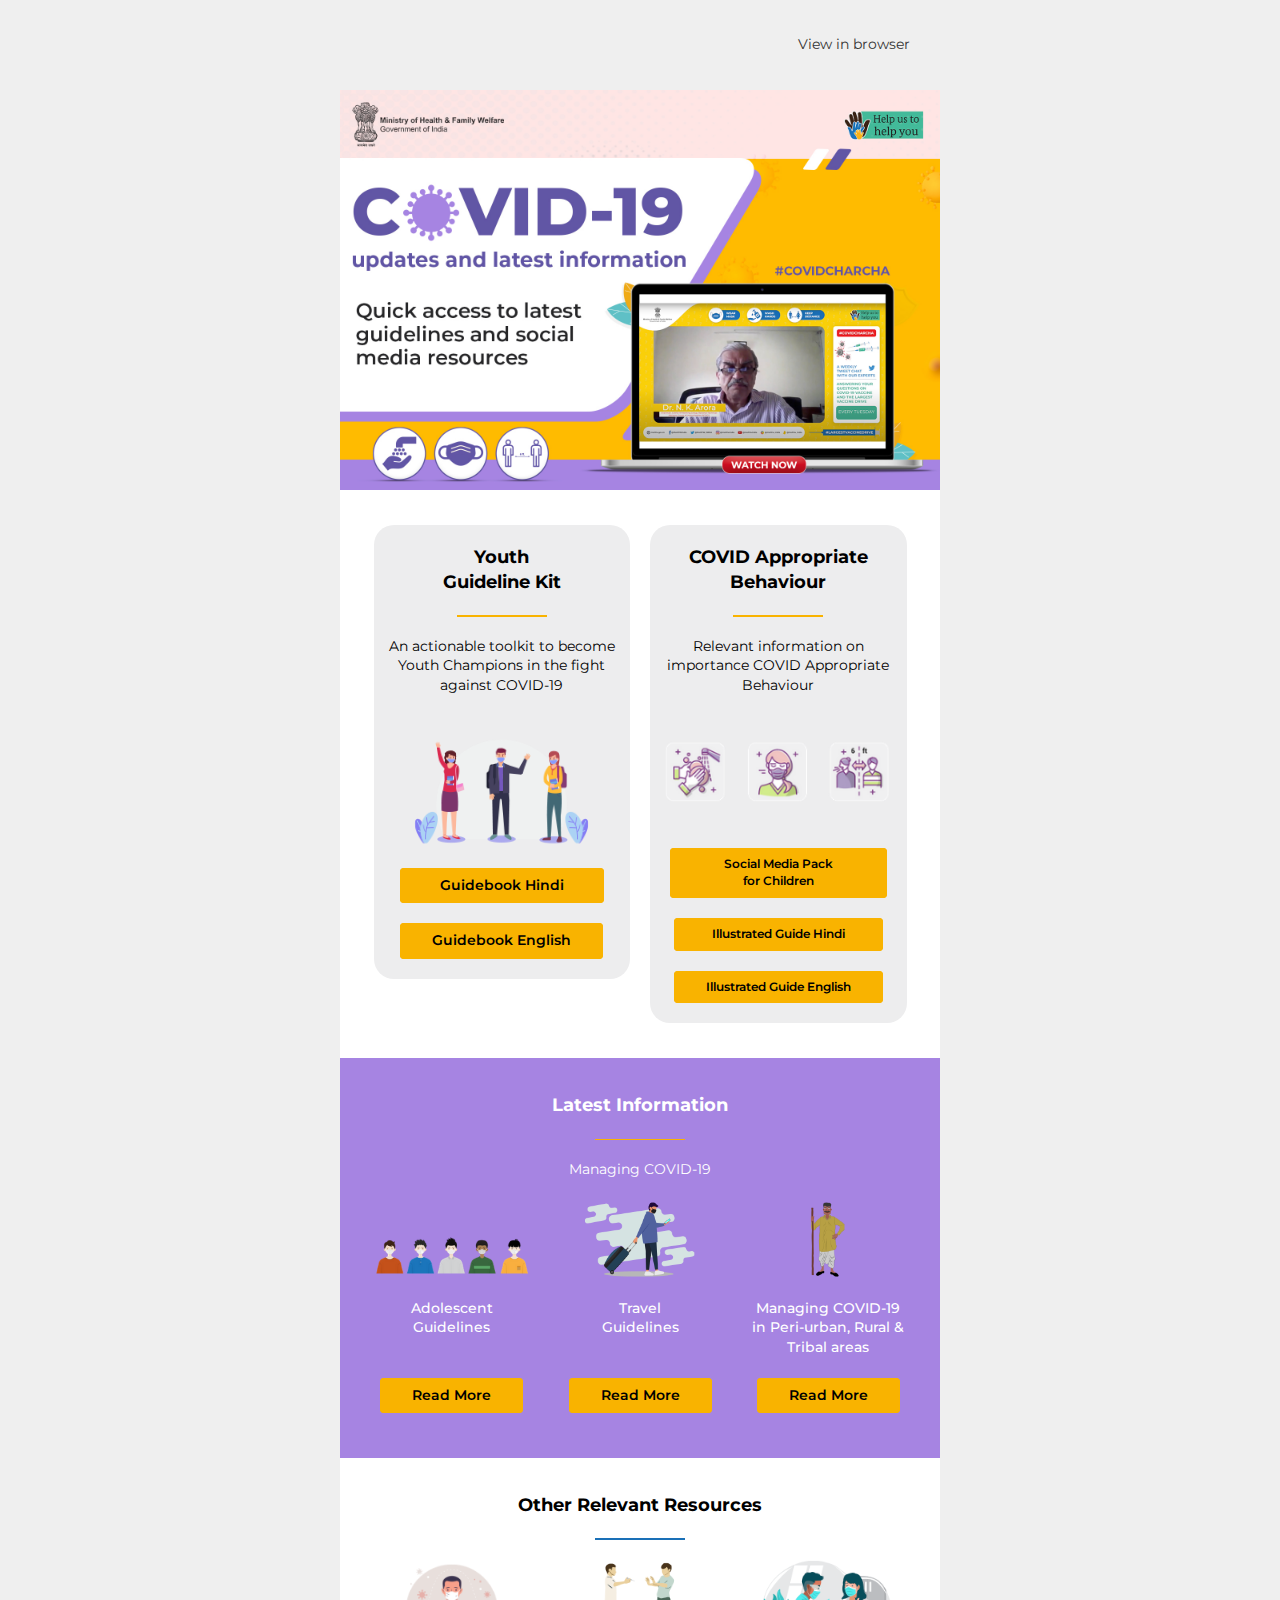
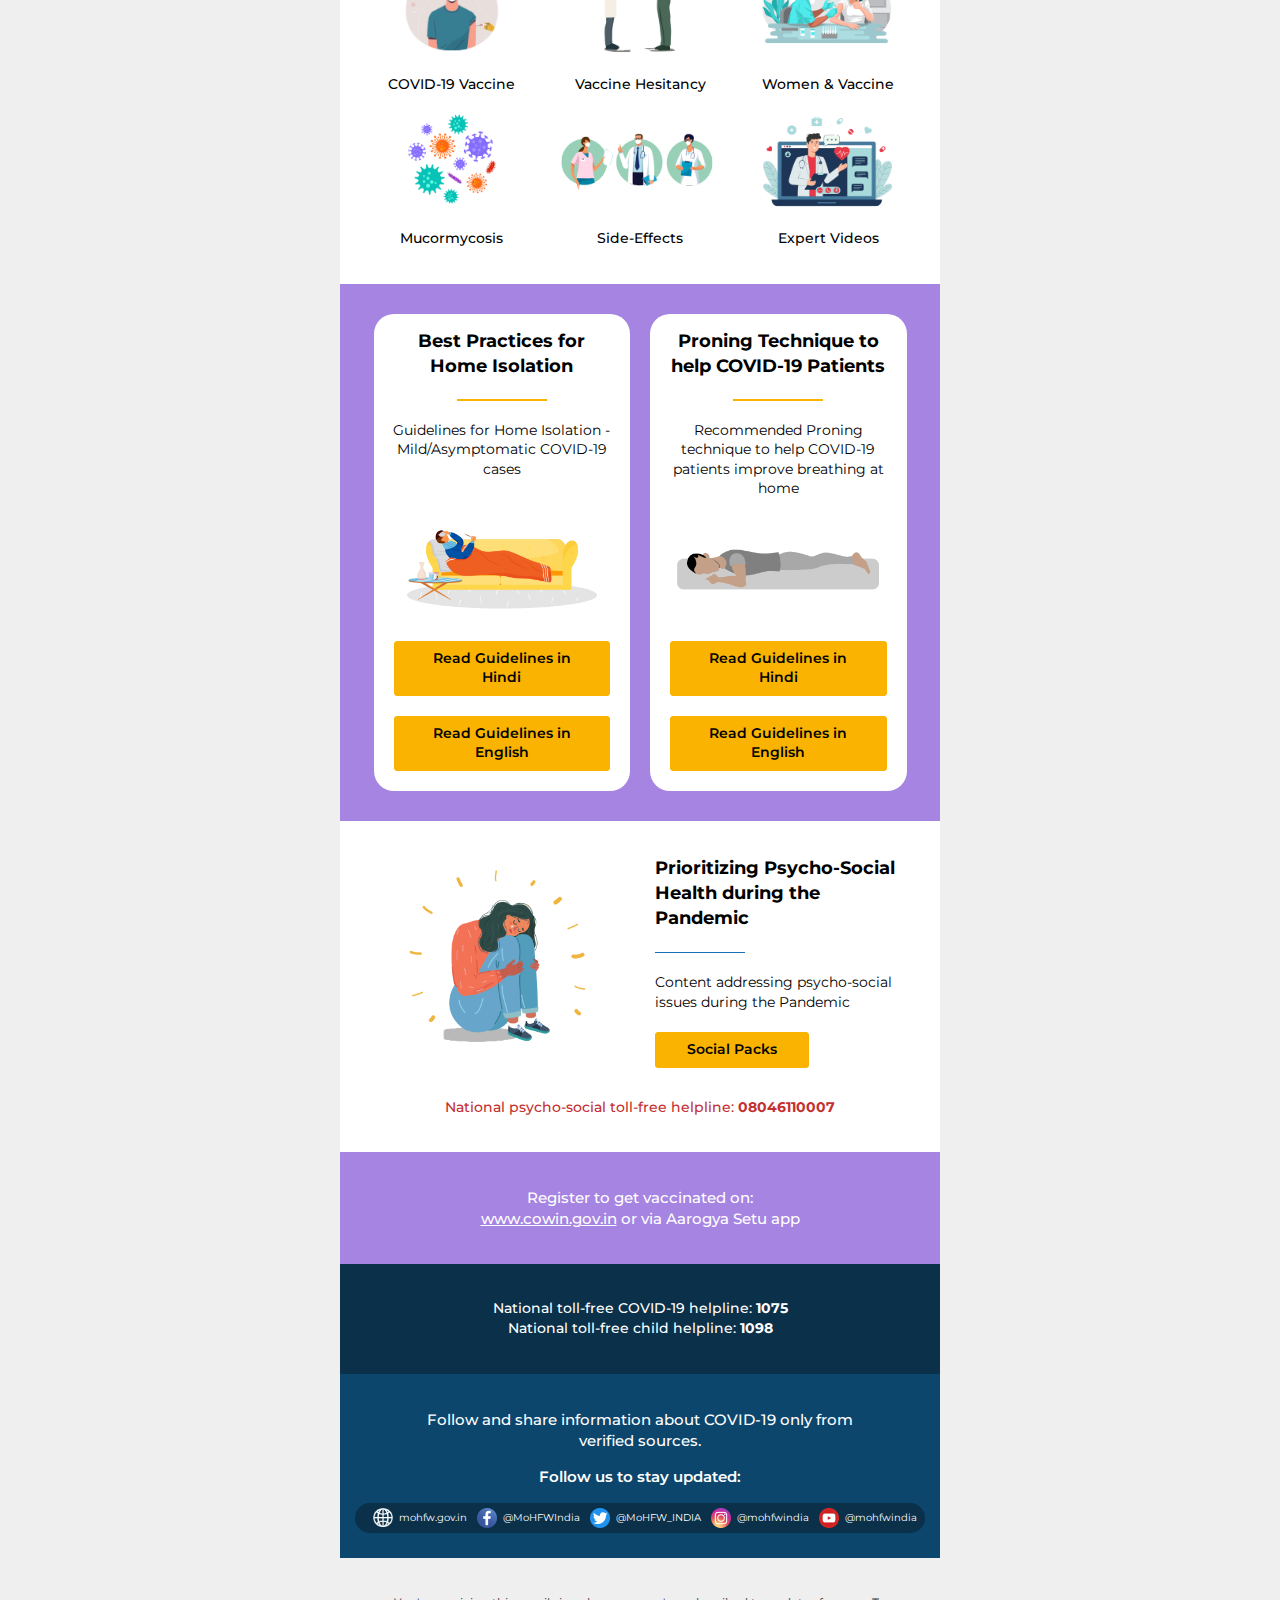
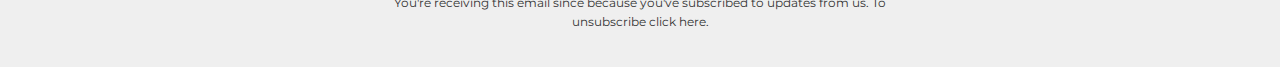
<file: 3/index.html>
<!DOCTYPE html>
<!-- saved from url=(0052)https://staging1.mslgroup.tech/emailers/moh/may-21/# -->
<html lang="en" xmlns="http://www.w3.org/1999/xhtml" xmlns:v="urn:schemas-microsoft-com:vml"
  xmlns:o="urn:schemas-microsoft-com:office:office">

<head>
  <meta http-equiv="Content-Type" content="text/html; charset=UTF-8">
  <title>COVID-19 updates and latest information</title>
  <!--[if !mso]><!-->
  <meta http-equiv="X-UA-Compatible" content="IE=edge">
  <!--<![endif]-->
  <meta name="viewport" content="width=device-width,initial-scale=1">
  <style type="text/css">
    #outlook a {
      padding: 0;
    }

    body {
      margin: 0;
      padding: 0;
      -webkit-text-size-adjust: 100%;
      -ms-text-size-adjust: 100%;
    }

    table,
    td {
      border-collapse: collapse;
      mso-table-lspace: 0pt;
      mso-table-rspace: 0pt;
    }

    img {
      border: 0;
      height: auto;
      line-height: 100%;
      outline: none;
      text-decoration: none;
      -ms-interpolation-mode: bicubic;
    }

    p {
      display: block;
      margin: 13px 0;
    }
  </style>
  <!--[if mso]>
        <noscript>
        <xml>
        <o:OfficeDocumentSettings>
          <o:AllowPNG/>
          <o:PixelsPerInch>96</o:PixelsPerInch>
        </o:OfficeDocumentSettings>
        </xml>
        </noscript>
        <![endif]-->
  <!--[if lte mso 11]>
        <style type="text/css">
          .mj-outlook-group-fix { width:100% !important; }
        </style>
        <![endif]-->
  <!--[if !mso]><!-->
  <link href="./moh-mailer_files/css2" rel="stylesheet" type="text/css">
  <style type="text/css">
    @import url(https://fonts.googleapis.com/css2?family=Montserrat:wght@400;500;600;700&display=swap);
  </style>
  <!--<![endif]-->
  <style type="text/css">
    @media only screen and (min-width:480px) {
      .mj-column-per-100 {
        width: 100% !important;
        max-width: 100%;
      }

      .mj-column-per-45 {
        width: 45% !important;
        max-width: 45%;
      }

      .mj-column-per-33 {
        width: 33% !important;
        max-width: 33%;
      }

      .mj-column-per-50 {
        width: 50% !important;
        max-width: 50%;
      }
    }
  </style>
  <style media="screen and (min-width:480px)">
    .moz-text-html .mj-column-per-100 {
      width: 100% !important;
      max-width: 100%;
    }

    .moz-text-html .mj-column-per-45 {
      width: 45% !important;
      max-width: 45%;
    }

    .moz-text-html .mj-column-per-33 {
      width: 33% !important;
      max-width: 33%;
    }

    .moz-text-html .mj-column-per-50 {
      width: 50% !important;
      max-width: 50%;
    }
  </style>
  <style type="text/css">
    @media only screen and (max-width:480px) {
      table.mj-full-width-mobile {
        width: 100% !important;
      }

      td.mj-full-width-mobile {
        width: auto !important;
      }
    }
  </style>
  <style type="text/css">
    body {
      background: #efefef;
    }

    .web-version a {
      font-family: 'Montserrat', sans-serif;
      text-decoration: none !important;
      font-weight: 400 !important;
      color: #333333 !important;
    }

    .unsubscribe a {
      font-family: 'Montserrat', sans-serif;
      font-size: 12px;
      font-weight: 400 !important;
      color: #333333 !important;
    }
  </style>
  <script src="chrome-extension://mooikfkahbdckldjjndioackbalphokd/assets/prompt.js"></script>
</head>

<body style="word-spacing:normal;" data-new-gr-c-s-check-loaded="14.1015.0" data-gr-ext-installed="">
  <div
    style="display:none;font-size:1px;color:#ffffff;line-height:1px;max-height:0px;max-width:0px;opacity:0;overflow:hidden;">
    COVID-19 updates and latest information</div>
  <div>
    <!--[if mso | IE]><table align="center" border="0" cellpadding="0" cellspacing="0" class="" style="width:600px;" width="600" bgcolor="#efefef" ><tr><td style="line-height:0px;font-size:0px;mso-line-height-rule:exactly;"><![endif]-->
    <div style="background:#efefef;background-color:#efefef;margin:0px auto;max-width:600px;">
      <table align="center" border="0" cellpadding="0" cellspacing="0" role="presentation"
        style="background:#efefef;background-color:#efefef;width:100%;">
        <tbody>
          <tr>
            <td style="direction:ltr;font-size:0px;padding:25px 15px;text-align:center;">
              <!--[if mso | IE]><table role="presentation" border="0" cellpadding="0" cellspacing="0"><tr><td class="" style="vertical-align:top;width:570px;" ><![endif]-->
              <div class="mj-column-per-100 mj-outlook-group-fix"
                style="font-size:0px;text-align:left;direction:ltr;display:inline-block;vertical-align:top;width:100%;">
                <table border="0" cellpadding="0" cellspacing="0" role="presentation" style="vertical-align:top;"
                  width="100%">
                  <tbody>
                    <tr>
                      <td align="right" class="web-version"
                        style="font-size:0px;padding:10px 15px;word-break:break-word;">
                        <div
                          style="font-family:Montserrat, Calibri, Helvetica, Arial, sans-serif;font-size:14px;font-style:normal;font-weight:400;line-height:1.4;text-align:right;color:#000000;">
                          <a href="https://staging1.mslgroup.tech/emailers/moh/may-21/#"
                            style="text-decoration: none; color: #000000; font-size: 14px; font-family: &#39;Montserrat&#39;, sans-serif; font-weight: 500;">
                            <webversion>View in browser</webversion>
                          </a></div>
                      </td>
                    </tr>
                  </tbody>
                </table>
              </div>
              <!--[if mso | IE]></td></tr></table><![endif]-->
            </td>
          </tr>
        </tbody>
      </table>
    </div>
    <!--[if mso | IE]></td></tr></table><table align="center" border="0" cellpadding="0" cellspacing="0" class="" style="width:600px;" width="600" bgcolor="#ffffff" ><tr><td style="line-height:0px;font-size:0px;mso-line-height-rule:exactly;"><![endif]-->
    <div style="background:#ffffff;background-color:#ffffff;margin:0px auto;max-width:600px;">
      <table align="center" border="0" cellpadding="0" cellspacing="0" role="presentation"
        style="background:#ffffff;background-color:#ffffff;width:100%;">
        <tbody>
          <tr>
            <td style="direction:ltr;font-size:0px;padding:0;text-align:center;">
              <!--[if mso | IE]><table role="presentation" border="0" cellpadding="0" cellspacing="0"><tr><td class="" style="vertical-align:top;width:600px;" ><![endif]-->
              <div class="mj-column-per-100 mj-outlook-group-fix"
                style="font-size:0px;text-align:left;direction:ltr;display:inline-block;vertical-align:top;width:100%;">
                <table border="0" cellpadding="0" cellspacing="0" role="presentation" style="vertical-align:top;"
                  width="100%">
                  <tbody>
                    <tr>
                      <td align="center" style="font-size:0px;padding:0;word-break:break-word;">
                        <table border="0" cellpadding="0" cellspacing="0" role="presentation"
                          style="border-collapse:collapse;border-spacing:0px;">
                          <tbody>
                            <tr>
                              <td style="width:600px;"><img
                                  alt="COVID-19 updates and latest information. A complete guide to the latest and verified COVID-19 resources"
                                  height="auto" src="./moh-mailer_files/banner.png"
                                  style="border:0;display:block;outline:none;text-decoration:none;height:auto;width:100%;font-size:13px;"
                                  width="600"></td>
                            </tr>
                          </tbody>
                        </table>
                      </td>
                    </tr>
                  </tbody>
                </table>
              </div>
              <!--[if mso | IE]></td></tr></table><![endif]-->
            </td>
          </tr>
        </tbody>
      </table>
    </div>
    <!--[if mso | IE]></td></tr></table><table align="center" border="0" cellpadding="0" cellspacing="0" class="" style="width:600px;" width="600" bgcolor="#ffffff" ><tr><td style="line-height:0px;font-size:0px;mso-line-height-rule:exactly;"><![endif]-->
    <div style="background:#ffffff;background-color:#ffffff;margin:0px auto;max-width:600px;">
      <table align="center" border="0" cellpadding="0" cellspacing="0" role="presentation"
        style="background:#ffffff;background-color:#ffffff;width:100%;">
        <tbody>
          <tr>
            <td style="direction:ltr;font-size:0px;padding:25px 15px;text-align:center;">
              <!--[if mso | IE]></td><td class="margin-outlook width-auto-outlook" style="vertical-align:top;width:256.5px;" ><![endif]-->
              <div class="mj-column-per-45 mj-outlook-group-fix margin width-auto"
                style="margin: 10px; font-size: 0px; text-align: left; direction: ltr; display: inline-block; vertical-align: top; width: auto;">
                <table border="0" cellpadding="0" cellspacing="0" role="presentation"
                  style="background-color:#ededee;border-radius:20px;vertical-align:top;" width="100%">
                  <tbody>
                    <tr>
                      <td align="center"
                        style="font-size:0px;padding:10px 15px;padding-top:20px;word-break:break-word;">
                        <div
                          style="font-family:Montserrat, Calibri, Helvetica, Arial, sans-serif;font-size:18px;font-style:normal;font-weight:700;line-height:1.4;text-align:center;color:#000000;">
                          Youth<br>Guideline Kit</div>
                      </td>
                    </tr>
                    <tr>
                      <td align="center" style="font-size:0px;padding:10px 15px;word-break:break-word;">
                        <table border="0" cellpadding="0" cellspacing="0" role="presentation"
                          style="border-collapse:collapse;border-spacing:0px;">
                          <tbody>
                            <tr>
                              <td style="width:90px;"><img alt="Divider" height="auto"
                                  src="./moh-mailer_files/divider-yellow.png"
                                  style="border:0;display:block;outline:none;text-decoration:none;height:auto;width:100%;font-size:13px;"
                                  width="90"></td>
                            </tr>
                          </tbody>
                        </table>
                      </td>
                    </tr>
                    <tr>
                      <td align="center" style="font-size:0px;padding:10px 15px;word-break:break-word;">
                        <div
                          style="font-family:Montserrat, Calibri, Helvetica, Arial, sans-serif;font-size:14px;font-style:normal;font-weight:400;line-height:1.4;text-align:center;color:#000000;">
                          An actionable toolkit to become Youth Champions in the fight against COVID-19<br><br></div>
                      </td>
                    </tr>
                    <tr>
                      <td align="center" style="font-size:0px;padding:10px 15px;word-break:break-word;">
                        <table border="0" cellpadding="0" cellspacing="0" role="presentation"
                          style="border-collapse:collapse;border-spacing:0px;" class="mj-full-width-mobile">
                          <tbody>
                            <tr>
                              <td style="width:226px;" class="mj-full-width-mobile"><img alt="COVID-19 Vaccination"
                                  height="auto" src="./moh-mailer_files/ygk.png"
                                  style="border:0;display:block;outline:none;text-decoration:none;height:auto;width:100%;font-size:13px;"
                                  width="226"></td>
                            </tr>
                          </tbody>
                        </table>
                      </td>
                    </tr>
                    <tr>
                      <td align="center" vertical-align="middle"
                        style="font-size:0px;padding:10px 20px;word-break:break-word;">
                        <table border="0" cellpadding="0" cellspacing="0" role="presentation"
                          style="border-collapse:separate;line-height:100%;">
                          <tbody>
                            <tr>
                              <td align="center" bgcolor="#f9b300" role="presentation"
                                style="border:none;border-radius:4px;cursor:auto;font-style:normal;mso-padding-alt:8px 32px;background:#f9b300;"
                                valign="middle"><a
                                  href="https://drive.google.com/file/d/1aZ0gSFVoneZKAIfofVtcCPrh2ZPOXIn-/view?usp=sharing"
                                  style="display: inline-block; background: #f9b300; color: #000000; font-family: Montserrat, Calibri, Helvetica, Arial, sans-serif; font-size: 14px; font-style: normal; font-weight: 600; line-height: 1.4; margin: 0; text-decoration: none; text-transform: none; padding: 8px 40px; mso-padding-alt: 0px; border-radius: 4px;"
                                  target="_blank">Guidebook Hindi</a></td>
                            </tr>
                          </tbody>
                        </table>
                      </td>
                    </tr>
                    <tr>
                      <td align="center" vertical-align="middle"
                        style="font-size:0px;padding:10px 20px;padding-bottom:20px;word-break:break-word;">
                        <table border="0" cellpadding="0" cellspacing="0" role="presentation"
                          style="border-collapse:separate;line-height:100%;">
                          <tbody>
                            <tr>
                              <td align="center" bgcolor="#f9b300" role="presentation"
                                style="border:none;border-radius:4px;cursor:auto;font-style:normal;mso-padding-alt:8px 32px;background:#f9b300;"
                                valign="middle"><a
                                  href="https://drive.google.com/file/d/1hM3uSH6kDhmb2ZZcsUGzY--HfWdBr6kv/view?usp=sharing"
                                  style="display: inline-block; background: #f9b300; color: #000000; font-family: Montserrat, Calibri, Helvetica, Arial, sans-serif; font-size: 14px; font-style: normal; font-weight: 600; line-height: 1.4; margin: 0; text-decoration: none; text-transform: none; padding: 8px 32px; mso-padding-alt: 0px; border-radius: 4px;"
                                  target="_blank">Guidebook English</a></td>
                            </tr>
                          </tbody>
                        </table>
                      </td>
                    </tr>
                  </tbody>
                </table>
              </div>
              <!--[if mso | IE]><table role="presentation" border="0" cellpadding="0" cellspacing="0"><tr><td class="margin-outlook width-auto-outlook" style="vertical-align:top;width:256.5px;" ><![endif]-->
              <div class="mj-column-per-45 mj-outlook-group-fix margin width-auto"
                style="margin: 10px; font-size: 0px; text-align: left; direction: ltr; display: inline-block; vertical-align: top; width: auto;">
                <table border="0" cellpadding="0" cellspacing="0" role="presentation"
                  style="background-color:#ededee;border-radius:20px;vertical-align:top;" width="100%">
                  <tbody>
                    <tr>
                      <td align="center"
                        style="font-size:0px;padding:10px 15px;padding-top:20px;word-break:break-word;">
                        <div
                          style="font-family:Montserrat, Calibri, Helvetica, Arial, sans-serif;font-size:18px;font-style:normal;font-weight:700;line-height:1.4;text-align:center;color:#000000;">
                          COVID Appropriate<br>Behaviour</div>
                      </td>
                    </tr>
                    <tr>
                      <td align="center" style="font-size:0px;padding:10px 15px;word-break:break-word;">
                        <table border="0" cellpadding="0" cellspacing="0" role="presentation"
                          style="border-collapse:collapse;border-spacing:0px;">
                          <tbody>
                            <tr>
                              <td style="width:90px;"><img alt="Divider" height="auto"
                                  src="./moh-mailer_files/divider-yellow.png"
                                  style="border:0;display:block;outline:none;text-decoration:none;height:auto;width:100%;font-size:13px;"
                                  width="90"></td>
                            </tr>
                          </tbody>
                        </table>
                      </td>
                    </tr>
                    <tr>
                      <td align="center" style="font-size:0px;padding:10px 15px;word-break:break-word;">
                        <div
                          style="font-family:Montserrat, Calibri, Helvetica, Arial, sans-serif;font-size:14px;font-style:normal;font-weight:400;line-height:1.4;text-align:center;color:#000000;">
                          Relevant information on importance COVID Appropriate Behaviour</div>
                      </td>
                    </tr>
                    <tr>
                      <td align="center" style="font-size:0px;padding:10px 15px;word-break:break-word;">
                        <table border="0" cellpadding="0" cellspacing="0" role="presentation"
                          style="border-collapse:collapse;border-spacing:0px;" class="mj-full-width-mobile">
                          <tbody>
                            <tr>
                              <td style="width:226px;" class="mj-full-width-mobile"><img
                                  alt="Covid Appropriate Guidelines" height="auto" src="./moh-mailer_files/cab.png"
                                  style="border:0;display:block;outline:none;text-decoration:none;height:auto;width:100%;font-size:13px;"
                                  width="226"></td>
                            </tr>
                          </tbody>
                        </table>
                      </td>
                    </tr>
                    <tr>
                      <td align="center" vertical-align="middle"
                        style="font-size:0px;padding:10px 20px;word-break:break-word;">
                        <table border="0" cellpadding="0" cellspacing="0" role="presentation"
                          style="border-collapse:separate;line-height:100%;">
                          <tbody>
                            <tr>
                              <td align="center" bgcolor="#f9b300" role="presentation"
                                style="border:none;border-radius:4px;cursor:auto;font-style:normal;mso-padding-alt:8px 50px;background:#f9b300;"
                                valign="middle"><a
                                  href="https://drive.google.com/drive/folders/1lzXeOeqyMXEiqw_6Pv55U6Ux8JwWgXVJ?usp=sharing"
                                  style="display: inline-block; background: #f9b300; color: #000000; font-family: Montserrat, Calibri, Helvetica, Arial, sans-serif; font-size: 12px; font-style: normal; font-weight: 600; line-height: 1.4; margin: 0; text-decoration: none; text-transform: none; padding: 8px 50px; mso-padding-alt: 0px; border-radius: 4px;"
                                  target="_blank">Social Media Pack for Children</a></td>
                            </tr>
                          </tbody>
                        </table>
                      </td>
                    </tr>
                    <tr>
                      <td align="center" vertical-align="middle"
                        style="font-size:0px;padding:10px 20px;word-break:break-word;">
                        <table border="0" cellpadding="0" cellspacing="0" role="presentation"
                          style="border-collapse:separate;line-height:100%;">
                          <tbody>
                            <tr>
                              <td align="center" bgcolor="#f9b300" role="presentation"
                                style="border:none;border-radius:4px;cursor:auto;font-style:normal;mso-padding-alt:8px 32px;background:#f9b300;"
                                valign="middle"><a
                                  href="https://drive.google.com/file/d/13hAcxw77NNL7IidriP7bZGXjG1ebKLux/view?usp=sharing"
                                  style="display: inline-block; background: #f9b300; color: #000000; font-family: Montserrat, Calibri, Helvetica, Arial, sans-serif; font-size: 12px; font-style: normal; font-weight: 600; line-height: 1.4; margin: 0; text-decoration: none; text-transform: none; padding: 8px 38px; mso-padding-alt: 0px; border-radius: 4px;"
                                  target="_blank">  Illustrated Guide Hindi  </a></td>
                            </tr>
                          </tbody>
                        </table>
                      </td>
                    </tr>
                    <tr>
                      <td align="center" vertical-align="middle"
                        style="font-size:0px;padding:10px 20px;padding-bottom:20px;word-break:break-word;">
                        <table border="0" cellpadding="0" cellspacing="0" role="presentation"
                          style="border-collapse:separate;line-height:100%;">
                          <tbody>
                            <tr>
                              <td align="center" bgcolor="#f9b300" role="presentation"
                                style="border:none;border-radius:4px;cursor:auto;font-style:normal;mso-padding-alt:8px 32px;background:#f9b300;"
                                valign="middle"><a
                                  href="https://drive.google.com/file/d/10U7hcoc18e0AQWuRKfboD36QlmNJiwr5/view?usp=sharing"
                                  style="display: inline-block; background: #f9b300; color: #000000; font-family: Montserrat, Calibri, Helvetica, Arial, sans-serif; font-size: 12px; font-style: normal; font-weight: 600; line-height: 1.4; margin: 0; text-decoration: none; text-transform: none; padding: 8px 32px; mso-padding-alt: 0px; border-radius: 4px;"
                                  target="_blank">Illustrated Guide English</a></td>
                            </tr>
                          </tbody>
                        </table>
                      </td>
                    </tr>
                  </tbody>
                </table>
              </div>
              <!--[if mso | IE]></td></tr></table><![endif]-->
            </td>
          </tr>
        </tbody>
      </table>
    </div>
    <!--[if mso | IE]></td></tr></table><table align="center" border="0" cellpadding="0" cellspacing="0" class="" style="width:600px;" width="600" bgcolor="#A684E2" ><tr><td style="line-height:0px;font-size:0px;mso-line-height-rule:exactly;"><![endif]-->
    <div style="background:#A684E2;background-color:#A684E2;margin:0px auto;max-width:600px;">
      <table align="center" border="0" cellpadding="0" cellspacing="0" role="presentation"
        style="background:#A684E2;background-color:#A684E2;width:100%;">
        <tbody>
          <tr>
            <td style="direction:ltr;font-size:0px;padding:25px 15px;padding-bottom:0;text-align:center;">
              <!--[if mso | IE]><table role="presentation" border="0" cellpadding="0" cellspacing="0"><tr><td class="" style="vertical-align:top;width:570px;" ><![endif]-->
              <div class="mj-column-per-100 mj-outlook-group-fix"
                style="font-size:0px;text-align:left;direction:ltr;display:inline-block;vertical-align:top;width:100%;">
                <table border="0" cellpadding="0" cellspacing="0" role="presentation" style="vertical-align:top;"
                  width="100%">
                  <tbody>
                    <tr>
                      <td align="center" style="font-size:0px;padding:10px 15px;word-break:break-word;">
                        <div
                          style="font-family:Montserrat, Calibri, Helvetica, Arial, sans-serif;font-size:18px;font-style:normal;font-weight:700;line-height:1.4;text-align:center;color:#ffffff;">
                          Latest Information</div>
                      </td>
                    </tr>
                    <tr>
                      <td align="center" style="font-size:0px;padding:10px 15px;word-break:break-word;">
                        <table border="0" cellpadding="0" cellspacing="0" role="presentation"
                          style="border-collapse:collapse;border-spacing:0px;">
                          <tbody>
                            <tr>
                              <td style="width:90px;"><img alt="Divider" height="auto"
                                  src="./moh-mailer_files/divider-yellow.png"
                                  style="border:0;display:block;outline:none;text-decoration:none;height:auto;width:100%;font-size:13px;"
                                  width="90"></td>
                            </tr>
                          </tbody>
                        </table>
                      </td>
                    </tr>
                    <tr>
                      <td align="center" style="font-size:0px;padding:10px 15px;word-break:break-word;">
                        <div
                          style="font-family:Montserrat, Calibri, Helvetica, Arial, sans-serif;font-size:14px;font-style:normal;font-weight:400;line-height:1.4;text-align:center;color:#ffffff;">
                          Managing COVID-19</div>
                      </td>
                    </tr>
                  </tbody>
                </table>
              </div>
              <!--[if mso | IE]></td></tr></table><![endif]-->
            </td>
          </tr>
        </tbody>
      </table>
    </div>
    <!--[if mso | IE]></td></tr></table><table align="center" border="0" cellpadding="0" cellspacing="0" class="" style="width:600px;" width="600" bgcolor="#A684E2" ><tr><td style="line-height:0px;font-size:0px;mso-line-height-rule:exactly;"><![endif]-->
    <div style="background:#A684E2;background-color:#A684E2;margin:0px auto;max-width:600px;">
      <table align="center" border="0" cellpadding="0" cellspacing="0" role="presentation"
        style="background:#A684E2;background-color:#A684E2;width:100%;">
        <tbody>
          <tr>
            <td style="direction:ltr;font-size:0px;padding:25px 15px;padding-top:0;text-align:center;">
              <!--[if mso | IE]><table role="presentation" border="0" cellpadding="0" cellspacing="0"><tr><td class="" style="vertical-align:top;width:188.1px;" ><![endif]-->
              <div class="mj-column-per-33 mj-outlook-group-fix"
                style="font-size:0px;text-align:left;direction:ltr;display:inline-block;vertical-align:top;width:100%;">
                <table border="0" cellpadding="0" cellspacing="0" role="presentation" style="vertical-align:top;"
                  width="100%">
                  <tbody>
                    <tr>
                      <td align="center" style="font-size:0px;padding:10px 15px;word-break:break-word;">
                        <table border="0" cellpadding="0" cellspacing="0" role="presentation"
                          style="border-collapse:collapse;border-spacing:0px;" class="mj-full-width-mobile">
                          <tbody>
                            <tr>
                              <td style="width:158px;" class="mj-full-width-mobile"><img
                                  alt="Adolescent Guidelines" height="auto"
                                  src="./moh-mailer_files/ag.png"
                                  style="border:0;display:block;outline:none;text-decoration:none;height:auto;width:100%;font-size:13px;"
                                  width="158"></td>
                            </tr>
                          </tbody>
                        </table>
                      </td>
                    </tr>
                    <tr>
                      <td align="center" style="font-size:0px;padding:10px 15px;word-break:break-word;">
                        <div
                          style="font-family:Montserrat, Calibri, Helvetica, Arial, sans-serif;font-size:14px;font-style:normal;font-weight:500;line-height:1.4;text-align:center;color:#ffffff;">
                          Adolescent Guidelines<br><br></div>
                      </td>
                    </tr>
                    <tr>
                      <td align="center" vertical-align="middle"
                        style="font-size:0px;padding:10px 20px;padding-bottom:20px;word-break:break-word;">
                        <table border="0" cellpadding="0" cellspacing="0" role="presentation"
                          style="border-collapse:separate;line-height:100%;">
                          <tbody>
                            <tr>
                              <td align="center" bgcolor="#f9b300" role="presentation"
                                style="border:none;border-radius:4px;cursor:auto;font-style:normal;mso-padding-alt:8px 32px;background:#f9b300;"
                                valign="middle"><a
                                  href="https://www.mohfw.gov.in/pdf/GuidelinesonOperationalizationofCoVIDCareServicesforChildrenandAdolescents14062021.pdf"
                                  style="display: inline-block; background: #f9b300; color: #000000; font-family: Montserrat, Calibri, Helvetica, Arial, sans-serif; font-size: 14px; font-style: normal; font-weight: 600; line-height: 1.4; margin: 0; text-decoration: none; text-transform: none; padding: 8px 32px; mso-padding-alt: 0px; border-radius: 4px;"
                                  target="_blank">Read More</a></td>
                            </tr>
                          </tbody>
                        </table>
                      </td>
                    </tr>
                  </tbody>
                </table>
              </div>
              <!--[if mso | IE]></td><td class="" style="vertical-align:top;width:188.1px;" ><![endif]-->
              <div class="mj-column-per-33 mj-outlook-group-fix"
                style="font-size:0px;text-align:left;direction:ltr;display:inline-block;vertical-align:top;width:100%;">
                <table border="0" cellpadding="0" cellspacing="0" role="presentation" style="vertical-align:top;"
                  width="100%">
                  <tbody>
                    <tr>
                      <td align="center" style="font-size:0px;padding:10px 15px;word-break:break-word;">
                        <table border="0" cellpadding="0" cellspacing="0" role="presentation"
                          style="border-collapse:collapse;border-spacing:0px;" class="mj-full-width-mobile">
                          <tbody>
                            <tr>
                              <td style="width:158px;" class="mj-full-width-mobile"><img alt="Travel Guidelines"
                                  height="auto" src="./moh-mailer_files/tg.png"
                                  style="border:0;display:block;outline:none;text-decoration:none;height:auto;width:100%;font-size:13px;"
                                  width="158"></td>
                            </tr>
                          </tbody>
                        </table>
                      </td>
                    </tr>
                    <tr>
                      <td align="center" style="font-size:0px;padding:10px 15px;word-break:break-word;">
                        <div
                          style="font-family:Montserrat, Calibri, Helvetica, Arial, sans-serif;font-size:14px;font-style:normal;font-weight:500;line-height:1.4;text-align:center;color:#ffffff;">
                          Travel <br>Guidelines<br><br></div>
                      </td>
                    </tr>
                    <tr>
                      <td align="center" vertical-align="middle"
                        style="font-size:0px;padding:10px 20px;padding-bottom:20px;word-break:break-word;">
                        <table border="0" cellpadding="0" cellspacing="0" role="presentation"
                          style="border-collapse:separate;line-height:100%;">
                          <tbody>
                            <tr>
                              <td align="center" bgcolor="#f9b300" role="presentation"
                                style="border:none;border-radius:4px;cursor:auto;font-style:normal;mso-padding-alt:8px 32px;background:#f9b300;"
                                valign="middle"><a href="https://www.mohfw.gov.in/pdf/AdministrationofSecondDoseofCovishieldVaccinePriortoPrescribedTimeInterval.pdf"
                                  style="display: inline-block; background: #f9b300; color: #000000; font-family: Montserrat, Calibri, Helvetica, Arial, sans-serif; font-size: 14px; font-style: normal; font-weight: 600; line-height: 1.4; margin: 0; text-decoration: none; text-transform: none; padding: 8px 32px; mso-padding-alt: 0px; border-radius: 4px;"
                                  target="_blank">Read More</a></td>
                            </tr>
                          </tbody>
                        </table>
                      </td>
                    </tr>
                  </tbody>
                </table>
              </div>
              <!--[if mso | IE]></td><td class="" style="vertical-align:top;width:188.1px;" ><![endif]-->
              <div class="mj-column-per-33 mj-outlook-group-fix"
                style="font-size:0px;text-align:left;direction:ltr;display:inline-block;vertical-align:top;width:100%;">
                <table border="0" cellpadding="0" cellspacing="0" role="presentation" style="vertical-align:top;"
                  width="100%">
                  <tbody>
                    <tr>
                      <td align="center" style="font-size:0px;padding:10px 15px;word-break:break-word;">
                        <table border="0" cellpadding="0" cellspacing="0" role="presentation"
                          style="border-collapse:collapse;border-spacing:0px;" class="mj-full-width-mobile">
                          <tbody>
                            <tr>
                              <td style="width:158px;" class="mj-full-width-mobile"><img
                                  alt="Managing COVID-19 in Peri-urban, Rural & Tribal areas" height="auto" src="./moh-mailer_files/peri-ur.png"
                                  style="border:0;display:block;outline:none;text-decoration:none;height:auto;width:100%;font-size:13px;"
                                  width="158"></td>
                            </tr>
                          </tbody>
                        </table>
                      </td>
                    </tr>
                    <tr>
                      <td align="center" style="font-size:0px;padding:10px 15px;word-break:break-word;">
                        <div
                          style="font-family:Montserrat, Calibri, Helvetica, Arial, sans-serif;font-size:14px;font-style:normal;font-weight:500;line-height:1.4;text-align:center;color:#ffffff;">
                          Managing COVID-19 in Peri-urban, Rural & Tribal areas<br></div>
                      </td>
                    </tr>
                    <tr>
                      <td align="center" vertical-align="middle"
                        style="font-size:0px;padding:10px 20px;padding-bottom:20px;word-break:break-word;">
                        <table border="0" cellpadding="0" cellspacing="0" role="presentation"
                          style="border-collapse:separate;line-height:100%;">
                          <tbody>
                            <tr>
                              <td align="center" bgcolor="#f9b300" role="presentation"
                                style="border:none;border-radius:4px;cursor:auto;font-style:normal;mso-padding-alt:8px 32px;background:#f9b300;"
                                valign="middle"><a
                                  href="https://www.mohfw.gov.in/pdf/UpdatedDetailedClinicalManagementProtocolforCOVID19adultsdated24052021.pdf"
                                  style="display: inline-block; background: #f9b300; color: #000000; font-family: Montserrat, Calibri, Helvetica, Arial, sans-serif; font-size: 14px; font-style: normal; font-weight: 600; line-height: 1.4; margin: 0; text-decoration: none; text-transform: none; padding: 8px 32px; mso-padding-alt: 0px; border-radius: 4px;"
                                  target="_blank">Read More</a></td>
                            </tr>
                          </tbody>
                        </table>
                      </td>
                    </tr>
                  </tbody>
                </table>
              </div>
              <!--[if mso | IE]></td></tr></table><![endif]-->
            </td>
          </tr>
        </tbody>
      </table>
    </div>
    <!--[if mso | IE]></td></tr></table><table align="center" border="0" cellpadding="0" cellspacing="0" class="" style="width:600px;" width="600" bgcolor="#ffffff" ><tr><td style="line-height:0px;font-size:0px;mso-line-height-rule:exactly;"><![endif]-->
    <div style="background:#ffffff;background-color:#ffffff;margin:0px auto;max-width:600px;">
      <table align="center" border="0" cellpadding="0" cellspacing="0" role="presentation"
        style="background:#ffffff;background-color:#ffffff;width:100%;">
        <tbody>
          <tr>
            <td style="direction:ltr;font-size:0px;padding:25px 15px;padding-bottom:0;text-align:center;">
              <!--[if mso | IE]><table role="presentation" border="0" cellpadding="0" cellspacing="0"><tr><td class="" style="vertical-align:top;width:570px;" ><![endif]-->
              <div class="mj-column-per-100 mj-outlook-group-fix"
                style="font-size:0px;text-align:left;direction:ltr;display:inline-block;vertical-align:top;width:100%;">
                <table border="0" cellpadding="0" cellspacing="0" role="presentation" style="vertical-align:top;"
                  width="100%">
                  <tbody>
                    <tr>
                      <td align="center" style="font-size:0px;padding:10px 15px;word-break:break-word;">
                        <div
                          style="font-family:Montserrat, Calibri, Helvetica, Arial, sans-serif;font-size:18px;font-style:normal;font-weight:700;line-height:1.4;text-align:center;color:#000000;">
                          Other Relevant Resources</div>
                      </td>
                    </tr>
                    <tr>
                      <td align="center" style="font-size:0px;padding:10px 15px;word-break:break-word;">
                        <table border="0" cellpadding="0" cellspacing="0" role="presentation"
                          style="border-collapse:collapse;border-spacing:0px;">
                          <tbody>
                            <tr>
                              <td style="width:90px;"><img alt="Divider" height="auto"
                                  src="./moh-mailer_files/divider-blue.png"
                                  style="border:0;display:block;outline:none;text-decoration:none;height:auto;width:100%;font-size:13px;"
                                  width="90"></td>
                            </tr>
                          </tbody>
                        </table>
                      </td>
                    </tr>
                  </tbody>
                </table>
              </div>
              <!--[if mso | IE]></td></tr></table><![endif]-->
            </td>
          </tr>
        </tbody>
      </table>
    </div>
    <!--[if mso | IE]></td></tr></table><table align="center" border="0" cellpadding="0" cellspacing="0" class="" style="width:600px;" width="600" bgcolor="#ffffff" ><tr><td style="line-height:0px;font-size:0px;mso-line-height-rule:exactly;"><![endif]-->
    <div style="background:#ffffff;background-color:#ffffff;margin:0px auto;max-width:600px;">
      <table align="center" border="0" cellpadding="0" cellspacing="0" role="presentation"
        style="background:#ffffff;background-color:#ffffff;width:100%;">
        <tbody>
          <tr>
            <td style="direction:ltr;font-size:0px;padding:0 15px;text-align:center;">
              <!--[if mso | IE]><table role="presentation" border="0" cellpadding="0" cellspacing="0"><tr><td class="" style="vertical-align:top;width:188.1px;" ><![endif]-->
              <div class="mj-column-per-33 mj-outlook-group-fix"
                style="font-size:0px;text-align:left;direction:ltr;display:inline-block;vertical-align:top;width:100%;">
                <table border="0" cellpadding="0" cellspacing="0" role="presentation" style="vertical-align:top;"
                  width="100%">
                  <tbody>
                    <tr>
                      <td align="center" style="font-size:0px;padding:10px 15px;word-break:break-word;">
                        <table border="0" cellpadding="0" cellspacing="0" role="presentation"
                          style="border-collapse:collapse;border-spacing:0px;">
                          <tbody>
                            <tr>
                              <td style="width:158px;"><a
                                  href="https://www.mohfw.gov.in/covid_vaccination/vaccination/questions-and-answers.html"
                                  target="_blank"
                                  style="text-decoration: none; color: #000000; font-size: 14px; font-family: &#39;Montserrat&#39;, sans-serif; font-weight: 500;"><img
                                    alt="Vaccine QnA" height="auto" src="./moh-mailer_files/vaccination.png"
                                    style="border:0;display:block;outline:none;text-decoration:none;height:auto;width:100%;font-size:13px;"
                                    width="158"></a></td>
                            </tr>
                          </tbody>
                        </table>
                      </td>
                    </tr>
                    <tr>
                      <td align="center" style="font-size:0px;padding:10px 15px;word-break:break-word;">
                        <div
                          style="font-family:Montserrat, Calibri, Helvetica, Arial, sans-serif;font-size:14px;font-style:normal;font-weight:400;line-height:1.4;text-align:center;color:#000000;">
                          <a href="https://www.mohfw.gov.in/covid_vaccination/vaccination/questions-and-answers.html"
                            target="_blank"
                            style="text-decoration: none; color: #000000; font-size: 14px; font-family: &#39;Montserrat&#39;, sans-serif; font-weight: 500;">COVID-19 Vaccine</a></div>
                      </td>
                    </tr>
                  </tbody>
                </table>
              </div>
              <!--[if mso | IE]></td><td class="" style="vertical-align:top;width:188.1px;" ><![endif]-->
              <div class="mj-column-per-33 mj-outlook-group-fix"
                style="font-size:0px;text-align:left;direction:ltr;display:inline-block;vertical-align:top;width:100%;">
                <table border="0" cellpadding="0" cellspacing="0" role="presentation" style="vertical-align:top;"
                  width="100%">
                  <tbody>
                    <tr>
                      <td align="center" style="font-size:0px;padding:10px 15px;word-break:break-word;">
                        <table border="0" cellpadding="0" cellspacing="0" role="presentation"
                          style="border-collapse:collapse;border-spacing:0px;">
                          <tbody>
                            <tr>
                              <td style="width:158px;"><a
                                  href="https://drive.google.com/drive/folders/1rN7XmgfNTrWjYeaEg60HFcD1_z4l85-X"
                                  target="_blank"
                                  style="text-decoration: none; color: #000000; font-size: 14px; font-family: &#39;Montserrat&#39;, sans-serif; font-weight: 500;"><img
                                    alt="Vaccine Hesitancy" height="auto" src="./moh-mailer_files/vaccine-hesitancy.png"
                                    style="border:0;display:block;outline:none;text-decoration:none;height:auto;width:100%;font-size:13px;"
                                    width="158"></a></td>
                            </tr>
                          </tbody>
                        </table>
                      </td>
                    </tr>
                    <tr>
                      <td align="center" style="font-size:0px;padding:10px 15px;word-break:break-word;">
                        <div
                          style="font-family:Montserrat, Calibri, Helvetica, Arial, sans-serif;font-size:14px;font-style:normal;font-weight:400;line-height:1.4;text-align:center;color:#000000;">
                          <a href="https://drive.google.com/drive/folders/1rN7XmgfNTrWjYeaEg60HFcD1_z4l85-X"
                            target="_blank"
                            style="text-decoration: none; color: #000000; font-size: 14px; font-family: &#39;Montserrat&#39;, sans-serif; font-weight: 500;">Vaccine
                            Hesitancy</a></div>
                      </td>
                    </tr>
                  </tbody>
                </table>
              </div>
              <!--[if mso | IE]></td><td class="" style="vertical-align:top;width:188.1px;" ><![endif]-->
              <div class="mj-column-per-33 mj-outlook-group-fix"
                style="font-size:0px;text-align:left;direction:ltr;display:inline-block;vertical-align:top;width:100%;">
                <table border="0" cellpadding="0" cellspacing="0" role="presentation" style="vertical-align:top;"
                  width="100%">
                  <tbody>
                    <tr>
                      <td align="center" style="font-size:0px;padding:10px 15px;word-break:break-word;">
                        <table border="0" cellpadding="0" cellspacing="0" role="presentation"
                          style="border-collapse:collapse;border-spacing:0px;">
                          <tbody>
                            <tr>
                              <td style="width:158px;"><a
                                  href="https://drive.google.com/drive/folders/1Ie1_DNMOP7eRks_DV8hSb3qImsc-B5-Y?usp=sharing"
                                  target="_blank"
                                  style="text-decoration: none; color: #000000; font-size: 14px; font-family: &#39;Montserrat&#39;, sans-serif; font-weight: 500;"><img
                                    alt="Women & Vaccine" height="auto" src="./moh-mailer_files/women-vaccine.png"
                                    style="border:0;display:block;outline:none;text-decoration:none;height:auto;width:100%;font-size:13px;"
                                    width="158"></a></td>
                            </tr>
                          </tbody>
                        </table>
                      </td>
                    </tr>
                    <tr>
                      <td align="center" style="font-size:0px;padding:10px 15px;word-break:break-word;">
                        <div
                          style="font-family:Montserrat, Calibri, Helvetica, Arial, sans-serif;font-size:14px;font-style:normal;font-weight:400;line-height:1.4;text-align:center;color:#000000;">
                          <a href="https://drive.google.com/drive/folders/1Ie1_DNMOP7eRks_DV8hSb3qImsc-B5-Y?usp=sharing"
                            target="_blank"
                            style="text-decoration: none; color: #000000; font-size: 14px; font-family: &#39;Montserrat&#39;, sans-serif; font-weight: 500;">Women & Vaccine</a>
                        </div>
                      </td>
                    </tr>
                  </tbody>
                </table>
              </div>
              <!--[if mso | IE]></td></tr></table><![endif]-->
            </td>
          </tr>
        </tbody>
      </table>
    </div>
    <!--[if mso | IE]></td></tr></table><table align="center" border="0" cellpadding="0" cellspacing="0" class="" style="width:600px;" width="600" bgcolor="#ffffff" ><tr><td style="line-height:0px;font-size:0px;mso-line-height-rule:exactly;"><![endif]-->
    <div style="background:#ffffff;background-color:#ffffff;margin:0px auto;max-width:600px;">
      <table align="center" border="0" cellpadding="0" cellspacing="0" role="presentation"
        style="background:#ffffff;background-color:#ffffff;width:100%;">
        <tbody>
          <tr>
            <td style="direction:ltr;font-size:0px;padding:25px 15px;padding-top:0;text-align:center;">
              <!--[if mso | IE]><table role="presentation" border="0" cellpadding="0" cellspacing="0"><tr><td class="" style="vertical-align:top;width:188.1px;" ><![endif]-->
              <div class="mj-column-per-33 mj-outlook-group-fix"
                style="font-size:0px;text-align:left;direction:ltr;display:inline-block;vertical-align:top;width:100%;">
                <table border="0" cellpadding="0" cellspacing="0" role="presentation" style="vertical-align:top;"
                  width="100%">
                  <tbody>
                    <tr>
                      <td align="center" style="font-size:0px;padding:10px 15px;word-break:break-word;">
                        <table border="0" cellpadding="0" cellspacing="0" role="presentation"
                          style="border-collapse:collapse;border-spacing:0px;">
                          <tbody>
                            <tr>
                              <td style="width:158px;"><a
                                  href="https://drive.google.com/drive/folders/1UkQE8c3pJRSLj8PeNq7XQWno5SR_e3Oh?usp=sharing"
                                  target="_blank"
                                  style="text-decoration: none; color: #000000; font-size: 14px; font-family: &#39;Montserrat&#39;, sans-serif; font-weight: 500;"><img
                                    alt="Mucormycosis" height="auto" src="./moh-mailer_files/mucormycosis.png"
                                    style="border:0;display:block;outline:none;text-decoration:none;height:auto;width:100%;font-size:13px;"
                                    width="158"></a></td>
                            </tr>
                          </tbody>
                        </table>
                      </td>
                    </tr>
                    <tr>
                      <td align="center" style="font-size:0px;padding:10px 15px;word-break:break-word;">
                        <div
                          style="font-family:Montserrat, Calibri, Helvetica, Arial, sans-serif;font-size:14px;font-style:normal;font-weight:400;line-height:1.4;text-align:center;color:#000000;">
                          <a href="https://drive.google.com/drive/folders/1UkQE8c3pJRSLj8PeNq7XQWno5SR_e3Oh?usp=sharing"
                            target="_blank"
                            style="text-decoration: none; color: #000000; font-size: 14px; font-family: &#39;Montserrat&#39;, sans-serif; font-weight: 500;">Mucormycosis</a>
                        </div>
                      </td>
                    </tr>
                  </tbody>
                </table>
              </div>
              <!--[if mso | IE]></td><td class="" style="vertical-align:top;width:188.1px;" ><![endif]-->
              <div class="mj-column-per-33 mj-outlook-group-fix"
                style="font-size:0px;text-align:left;direction:ltr;display:inline-block;vertical-align:top;width:100%;">
                <table border="0" cellpadding="0" cellspacing="0" role="presentation" style="vertical-align:top;"
                  width="100%">
                  <tbody>
                    <tr>
                      <td align="center" style="font-size:0px;padding:10px 15px;word-break:break-word;">
                        <table border="0" cellpadding="0" cellspacing="0" role="presentation"
                          style="border-collapse:collapse;border-spacing:0px;">
                          <tbody>
                            <tr>
                              <td style="width:158px;"><a
                                  href="https://www.mohfw.gov.in/covid_vaccination/vaccination/common-side-effects-aefi.html"
                                  target="_blank"
                                  style="text-decoration: none; color: #000000; font-size: 14px; font-family: &#39;Montserrat&#39;, sans-serif; font-weight: 500;"><img
                                    alt="Side-Effects" height="auto" src="./moh-mailer_files/side-effects.png"
                                    style="border:0;display:block;outline:none;text-decoration:none;height:auto;width:100%;font-size:13px;"
                                    width="158"></a></td>
                            </tr>
                          </tbody>
                        </table>
                      </td>
                    </tr>
                    <tr>
                      <td align="center" style="font-size:0px;padding:10px 15px;word-break:break-word;">
                        <div
                          style="font-family:Montserrat, Calibri, Helvetica, Arial, sans-serif;font-size:14px;font-style:normal;font-weight:400;line-height:1.4;text-align:center;color:#000000;">
                          <a href="https://www.mohfw.gov.in/covid_vaccination/vaccination/common-side-effects-aefi.html"
                            target="_blank"
                            style="text-decoration: none; color: #000000; font-size: 14px; font-family: &#39;Montserrat&#39;, sans-serif; font-weight: 500;">Side-Effects</a></div>
                      </td>
                    </tr>
                  </tbody>
                </table>
              </div>
              <!--[if mso | IE]></td><td class="" style="vertical-align:top;width:188.1px;" ><![endif]-->
              <div class="mj-column-per-33 mj-outlook-group-fix"
                style="font-size:0px;text-align:left;direction:ltr;display:inline-block;vertical-align:top;width:100%;">
                <table border="0" cellpadding="0" cellspacing="0" role="presentation" style="vertical-align:top;"
                  width="100%">
                  <tbody>
                    <tr>
                      <td align="center" style="font-size:0px;padding:10px 15px;word-break:break-word;">
                        <table border="0" cellpadding="0" cellspacing="0" role="presentation"
                          style="border-collapse:collapse;border-spacing:0px;">
                          <tbody>
                            <tr>
                              <td style="width:158px;"><a
                                  href="https://drive.google.com/drive/folders/1IopO6DsTI54vcOGzKxYhl2Lu9Gu3KeSt?usp=sharing"
                                  target="_blank"
                                  style="text-decoration: none; color: #000000; font-size: 14px; font-family: &#39;Montserrat&#39;, sans-serif; font-weight: 500;"><img
                                    alt="Expert Videos" height="auto" src="./moh-mailer_files/expert-videos.png"
                                    style="border:0;display:block;outline:none;text-decoration:none;height:auto;width:100%;font-size:13px;"
                                    width="158"></a></td>
                            </tr>
                          </tbody>
                        </table>
                      </td>
                    </tr>
                    <tr>
                      <td align="center" style="font-size:0px;padding:10px 15px;word-break:break-word;">
                        <div
                          style="font-family:Montserrat, Calibri, Helvetica, Arial, sans-serif;font-size:14px;font-style:normal;font-weight:400;line-height:1.4;text-align:center;color:#000000;">
                          <a href="https://drive.google.com/drive/folders/1IopO6DsTI54vcOGzKxYhl2Lu9Gu3KeSt?usp=sharing"
                            target="_blank"
                            style="text-decoration: none; color: #000000; font-size: 14px; font-family: &#39;Montserrat&#39;, sans-serif; font-weight: 500;">Expert
                            Videos</a></div>
                      </td>
                    </tr>
                  </tbody>
                </table>
              </div>
              <!--[if mso | IE]></td></tr></table><![endif]-->
            </td>
          </tr>
        </tbody>
      </table>
    </div>
    <!--[if mso | IE]></td></tr></table><table align="center" border="0" cellpadding="0" cellspacing="0" class="" style="width:600px;" width="600" bgcolor="#A684E2" ><tr><td style="line-height:0px;font-size:0px;mso-line-height-rule:exactly;"><![endif]-->
    <div style="background:#A684E2;background-color:#A684E2;margin:0px auto;max-width:600px;">
      <table align="center" border="0" cellpadding="0" cellspacing="0" role="presentation"
        style="background:#A684E2;background-color:#A684E2;width:100%;">
        <tbody>
          <tr>
            <td style="direction:ltr;font-size:0px;padding:20px 15px;text-align:center;">
              <!--[if mso | IE]><table role="presentation" border="0" cellpadding="0" cellspacing="0"><tr><td class="margin-outlook width-auto-outlook" style="vertical-align:top;width:256.5px;" ><![endif]-->
              <div class="mj-column-per-45 mj-outlook-group-fix margin width-auto"
                style="margin: 10px; font-size: 0px; text-align: left; direction: ltr; display: inline-block; vertical-align: top; width: auto;">
                <table border="0" cellpadding="0" cellspacing="0" role="presentation"
                  style="background-color:#ffffff;border-radius:20px;vertical-align:top;" width="100%">
                  <tbody>
                    <tr>
                      <td align="center"
                        style="font-size:0px;padding:10px 15px;padding-top:15px;word-break:break-word;">
                        <div
                          style="font-family:Montserrat, Calibri, Helvetica, Arial, sans-serif;font-size:18px;font-style:normal;font-weight:700;line-height:1.4;text-align:center;color:#000000;">
                          Best Practices for Home Isolation</div>
                      </td>
                    </tr>
                    <tr>
                      <td align="center" style="font-size:0px;padding:10px 15px;word-break:break-word;">
                        <table border="0" cellpadding="0" cellspacing="0" role="presentation"
                          style="border-collapse:collapse;border-spacing:0px;">
                          <tbody>
                            <tr>
                              <td style="width:90px;"><img alt="Divider" height="auto"
                                  src="./moh-mailer_files/divider-yellow.png"
                                  style="border:0;display:block;outline:none;text-decoration:none;height:auto;width:100%;font-size:13px;"
                                  width="90"></td>
                            </tr>
                          </tbody>
                        </table>
                      </td>
                    </tr>
                    <tr>
                      <td align="center" style="font-size:0px;padding:10px 15px;word-break:break-word;">
                        <div
                          style="font-family:Montserrat, Calibri, Helvetica, Arial, sans-serif;font-size:14px;font-style:normal;font-weight:400;line-height:1.4;text-align:center;color:#000000;">
                          Guidelines for Home Isolation - Mild/Asymptomatic COVID-19 cases<br><br></div>
                      </td>
                    </tr>
                    <tr>
                      <td align="center" style="font-size:0px;padding:10px 15px;word-break:break-word;">
                        <table border="0" cellpadding="0" cellspacing="0" role="presentation"
                          style="border-collapse:collapse;border-spacing:0px;" class="mj-full-width-mobile">
                          <tbody>
                            <tr>
                              <td style="width:226px;" class="mj-full-width-mobile"><img alt="Home Isolation Practices"
                                  height="auto" src="./moh-mailer_files/home-isolation.png"
                                  style="border:0;display:block;outline:none;text-decoration:none;height:auto;width:100%;font-size:13px;"
                                  width="226"></td>
                            </tr>
                          </tbody>
                        </table>
                      </td>
                    </tr>
                    <tr>
                      <td align="center" vertical-align="middle"
                        style="font-size:0px;padding:10px 20px;word-break:break-word;">
                        <table border="0" cellpadding="0" cellspacing="0" role="presentation"
                          style="border-collapse:separate;line-height:100%;">
                          <tbody>
                            <tr>
                              <td align="center" bgcolor="#f9b300" role="presentation"
                                style="border:none;border-radius:4px;cursor:auto;font-style:normal;mso-padding-alt:8px 32px;background:#f9b300;"
                                valign="middle"><a
                                  href="https://www.mohfw.gov.in/pdf/RevisedGuidelineshomeisolationHindiV3.pdf"
                                  style="display: inline-block; background: #f9b300; color: #000000; font-family: Montserrat, Calibri, Helvetica, Arial, sans-serif; font-size: 14px; font-style: normal; font-weight: 600; line-height: 1.4; margin: 0; text-decoration: none; text-transform: none; padding: 8px 32px; mso-padding-alt: 0px; border-radius: 4px;"
                                  target="_blank">Read Guidelines in Hindi</a></td>
                            </tr>
                          </tbody>
                        </table>
                      </td>
                    </tr>
                    <tr>
                      <td align="center" vertical-align="middle"
                        style="font-size:0px;padding:10px 20px;padding-bottom:20px;word-break:break-word;">
                        <table border="0" cellpadding="0" cellspacing="0" role="presentation"
                          style="border-collapse:separate;line-height:100%;">
                          <tbody>
                            <tr>
                              <td align="center" bgcolor="#f9b300" role="presentation"
                                style="border:none;border-radius:4px;cursor:auto;font-style:normal;mso-padding-alt:8px 32px;background:#f9b300;"
                                valign="middle"><a
                                  href="https://www.mohfw.gov.in/pdf/RevisedGuidelineshomeisolation4.pdf"
                                  style="display: inline-block; background: #f9b300; color: #000000; font-family: Montserrat, Calibri, Helvetica, Arial, sans-serif; font-size: 14px; font-style: normal; font-weight: 600; line-height: 1.4; margin: 0; text-decoration: none; text-transform: none; padding: 8px 32px; mso-padding-alt: 0px; border-radius: 4px;"
                                  target="_blank">Read Guidelines in English</a></td>
                            </tr>
                          </tbody>
                        </table>
                      </td>
                    </tr>
                  </tbody>
                </table>
              </div>
              <!--[if mso | IE]></td><td class="margin-outlook width-auto-outlook" style="vertical-align:top;width:256.5px;" ><![endif]-->
              <div class="mj-column-per-45 mj-outlook-group-fix margin width-auto"
                style="margin: 10px; font-size: 0px; text-align: left; direction: ltr; display: inline-block; vertical-align: top; width: auto;">
                <table border="0" cellpadding="0" cellspacing="0" role="presentation"
                  style="background-color:#ffffff;border-radius:20px;vertical-align:top;" width="100%">
                  <tbody>
                    <tr>
                      <td align="center"
                        style="font-size:0px;padding:10px 15px;padding-top:15px;word-break:break-word;">
                        <div
                          style="font-family:Montserrat, Calibri, Helvetica, Arial, sans-serif;font-size:18px;font-style:normal;font-weight:700;line-height:1.4;text-align:center;color:#000000;">
                          Proning Technique to help COVID-19 Patients</div>
                      </td>
                    </tr>
                    <tr>
                      <td align="center" style="font-size:0px;padding:10px 15px;word-break:break-word;">
                        <table border="0" cellpadding="0" cellspacing="0" role="presentation"
                          style="border-collapse:collapse;border-spacing:0px;">
                          <tbody>
                            <tr>
                              <td style="width:90px;"><img alt="Divider" height="auto"
                                  src="./moh-mailer_files/divider-yellow.png"
                                  style="border:0;display:block;outline:none;text-decoration:none;height:auto;width:100%;font-size:13px;"
                                  width="90"></td>
                            </tr>
                          </tbody>
                        </table>
                      </td>
                    </tr>
                    <tr>
                      <td align="center" style="font-size:0px;padding:10px 15px;word-break:break-word;">
                        <div
                          style="font-family:Montserrat, Calibri, Helvetica, Arial, sans-serif;font-size:14px;font-style:normal;font-weight:400;line-height:1.4;text-align:center;color:#000000;">
                          Recommended Proning technique to help COVID-19 patients improve breathing at home</div>
                      </td>
                    </tr>
                    <tr>
                      <td align="center" style="font-size:0px;padding:10px 15px;word-break:break-word;">
                        <table border="0" cellpadding="0" cellspacing="0" role="presentation"
                          style="border-collapse:collapse;border-spacing:0px;" class="mj-full-width-mobile">
                          <tbody>
                            <tr>
                              <td style="width:226px;" class="mj-full-width-mobile"><img alt="Proning Technique"
                                  height="auto" src="./moh-mailer_files/proning-technique.png"
                                  style="border:0;display:block;outline:none;text-decoration:none;height:auto;width:100%;font-size:13px;"
                                  width="226"></td>
                            </tr>
                          </tbody>
                        </table>
                      </td>
                    </tr>
                    <tr>
                      <td align="center" vertical-align="middle"
                        style="font-size:0px;padding:10px 20px;word-break:break-word;">
                        <table border="0" cellpadding="0" cellspacing="0" role="presentation"
                          style="border-collapse:separate;line-height:100%;">
                          <tbody>
                            <tr>
                              <td align="center" bgcolor="#f9b300" role="presentation"
                                style="border:none;border-radius:4px;cursor:auto;font-style:normal;mso-padding-alt:8px 32px;background:#f9b300;"
                                valign="middle"><a
                                  href="https://drive.google.com/file/d/1r5wqkp_HUVUVA6xgd7v4uxNsi9WzTrtX/view?usp=sharing"
                                  style="display: inline-block; background: #f9b300; color: #000000; font-family: Montserrat, Calibri, Helvetica, Arial, sans-serif; font-size: 14px; font-style: normal; font-weight: 600; line-height: 1.4; margin: 0; text-decoration: none; text-transform: none; padding: 8px 32px; mso-padding-alt: 0px; border-radius: 4px;"
                                  target="_blank">Read Guidelines in Hindi</a></td>
                            </tr>
                          </tbody>
                        </table>
                      </td>
                    </tr>
                    <tr>
                      <td align="center" vertical-align="middle"
                        style="font-size:0px;padding:10px 20px;padding-bottom:20px;word-break:break-word;">
                        <table border="0" cellpadding="0" cellspacing="0" role="presentation"
                          style="border-collapse:separate;line-height:100%;">
                          <tbody>
                            <tr>
                              <td align="center" bgcolor="#f9b300" role="presentation"
                                style="border:none;border-radius:4px;cursor:auto;font-style:normal;mso-padding-alt:8px 32px;background:#f9b300;"
                                valign="middle"><a
                                  href="https://drive.google.com/file/d/1s9ZCjpGtuzmNMICzkW0x1shNXtegRZxE/view?usp=sharing"
                                  style="display: inline-block; background: #f9b300; color: #000000; font-family: Montserrat, Calibri, Helvetica, Arial, sans-serif; font-size: 14px; font-style: normal; font-weight: 600; line-height: 1.4; margin: 0; text-decoration: none; text-transform: none; padding: 8px 32px; mso-padding-alt: 0px; border-radius: 4px;"
                                  target="_blank">Read Guidelines in English</a></td>
                            </tr>
                          </tbody>
                        </table>
                      </td>
                    </tr>
                  </tbody>
                </table>
              </div>
              <!--[if mso | IE]></td></tr></table><![endif]-->
            </td>
          </tr>
        </tbody>
      </table>
    </div>
    <!--[if mso | IE]></td></tr></table><table align="center" border="0" cellpadding="0" cellspacing="0" class="" style="width:600px;" width="600" bgcolor="#ffffff" ><tr><td style="line-height:0px;font-size:0px;mso-line-height-rule:exactly;"><![endif]-->
    <div style="background:#ffffff;background-color:#ffffff;margin:0px auto;max-width:600px;">
      <table align="center" border="0" cellpadding="0" cellspacing="0" role="presentation"
        style="background:#ffffff;background-color:#ffffff;width:100%;">
        <tbody>
          <tr>
            <td style="direction:ltr;font-size:0px;padding:25px 15px;padding-bottom:0;text-align:center;">
              <!--[if mso | IE]><table role="presentation" border="0" cellpadding="0" cellspacing="0"><tr><td class="" style="vertical-align:middle;width:285px;" ><![endif]-->
              <div class="mj-column-per-50 mj-outlook-group-fix"
                style="font-size:0px;text-align:left;direction:ltr;display:inline-block;vertical-align:middle;width:100%;">
                <table border="0" cellpadding="0" cellspacing="0" role="presentation" style="vertical-align:middle;"
                  width="100%">
                  <tbody>
                    <tr>
                      <td align="center" style="font-size:0px;padding:10px 15px;word-break:break-word;">
                        <table border="0" cellpadding="0" cellspacing="0" role="presentation"
                          style="border-collapse:collapse;border-spacing:0px;">
                          <tbody>
                            <tr>
                              <td style="width:255px;"><img alt="Prioritizing Psycho-Social Health during the Pandemic"
                                  height="auto" src="./moh-mailer_files/psychosocial-health-assets.png"
                                  style="border:0;display:block;outline:none;text-decoration:none;height:auto;width:100%;font-size:13px;"
                                  width="255"></td>
                            </tr>
                          </tbody>
                        </table>
                      </td>
                    </tr>
                  </tbody>
                </table>
              </div>
              <!--[if mso | IE]></td><td class="" style="vertical-align:middle;width:285px;" ><![endif]-->
              <div class="mj-column-per-50 mj-outlook-group-fix"
                style="font-size:0px;text-align:left;direction:ltr;display:inline-block;vertical-align:middle;width:100%;">
                <table border="0" cellpadding="0" cellspacing="0" role="presentation" style="vertical-align:middle;"
                  width="100%">
                  <tbody>
                    <tr>
                      <td align="left" style="font-size:0px;padding:10px 15px;word-break:break-word;">
                        <div
                          style="font-family:Montserrat, Calibri, Helvetica, Arial, sans-serif;font-size:18px;font-style:normal;font-weight:700;line-height:1.4;text-align:left;color:#000000;">
                          Prioritizing Psycho-Social Health during the Pandemic</div>
                      </td>
                    </tr>
                    <tr>
                      <td align="left" style="font-size:0px;padding:10px 15px;word-break:break-word;">
                        <table border="0" cellpadding="0" cellspacing="0" role="presentation"
                          style="border-collapse:collapse;border-spacing:0px;">
                          <tbody>
                            <tr>
                              <td style="width:90px;"><img alt="Divider" height="auto"
                                  src="./moh-mailer_files/divider-blue.png"
                                  style="border:0;display:block;outline:none;text-decoration:none;height:auto;width:100%;font-size:13px;"
                                  width="90"></td>
                            </tr>
                          </tbody>
                        </table>
                      </td>
                    </tr>
                    <tr>
                      <td align="left" style="font-size:0px;padding:10px 15px;word-break:break-word;">
                        <div
                          style="font-family:Montserrat, Calibri, Helvetica, Arial, sans-serif;font-size:14px;font-style:normal;font-weight:400;line-height:1.4;text-align:left;color:#000000;">
                          Content addressing psycho-social issues during the Pandemic</div>
                      </td>
                    </tr>
                    <tr>
                      <td align="left" vertical-align="middle"
                        style="font-size:0px;padding:10px 15px;word-break:break-word;">
                        <table border="0" cellpadding="0" cellspacing="0" role="presentation"
                          style="border-collapse:separate;line-height:100%;">
                          <tbody>
                            <tr>
                              <td align="center" bgcolor="#f9b300" role="presentation"
                                style="border:none;border-radius:4px;cursor:auto;font-style:normal;mso-padding-alt:8px 32px;background:#f9b300;"
                                valign="middle"><a
                                  href="https://drive.google.com/drive/folders/12h87_4UM3_RJR58ee8aOILXVjgOpkXE0?usp=sharing"
                                  style="display: inline-block; background: #f9b300; color: #000000; font-family: Montserrat, Calibri, Helvetica, Arial, sans-serif; font-size: 14px; font-style: normal; font-weight: 600; line-height: 1.4; margin: 0; text-decoration: none; text-transform: none; padding: 8px 32px; mso-padding-alt: 0px; border-radius: 4px;"
                                  target="_blank">Social Packs</a></td>
                            </tr>
                          </tbody>
                        </table>
                      </td>
                    </tr>
                  </tbody>
                </table>
              </div>
              <!--[if mso | IE]></td></tr></table><![endif]-->
            </td>
          </tr>
        </tbody>
      </table>
    </div>
    <!--[if mso | IE]></td></tr></table><table align="center" border="0" cellpadding="0" cellspacing="0" class="" style="width:600px;" width="600" bgcolor="#ffffff" ><tr><td style="line-height:0px;font-size:0px;mso-line-height-rule:exactly;"><![endif]-->
    <div style="background:#ffffff;background-color:#ffffff;margin:0px auto;max-width:600px;">
      <table align="center" border="0" cellpadding="0" cellspacing="0" role="presentation"
        style="background:#ffffff;background-color:#ffffff;width:100%;">
        <tbody>
          <tr>
            <td style="direction:ltr;font-size:0px;padding:25px 15px;padding-top:10px;text-align:center;">
              <!--[if mso | IE]><table role="presentation" border="0" cellpadding="0" cellspacing="0"><tr><td class="" style="vertical-align:top;width:570px;" ><![endif]-->
              <div class="mj-column-per-100 mj-outlook-group-fix"
                style="font-size:0px;text-align:left;direction:ltr;display:inline-block;vertical-align:top;width:100%;">
                <table border="0" cellpadding="0" cellspacing="0" role="presentation" style="vertical-align:top;"
                  width="100%">
                  <tbody>
                    <tr>
                      <td align="center" style="font-size:0px;padding:10px 15px;word-break:break-word;">
                        <div
                          style="font-family:Montserrat, Calibri, Helvetica, Arial, sans-serif;font-size:14px;font-style:normal;font-weight:500;line-height:1.4;text-align:center;color:#c42f2f;">
                          National psycho-social toll-free helpline: <span style="font-weight:700;">08046110007</span>
                        </div>
                      </td>
                    </tr>
                  </tbody>
                </table>
              </div>
              <!--[if mso | IE]></td></tr></table><![endif]-->
            </td>
          </tr>
        </tbody>
      </table>
    </div>
    <!--[if mso | IE]></td></tr></table><table align="center" bordbeaer="0" cellpadding="0" cellspacing="0" class="" style="width:600px;" width="600" bgcolor="#A684E2" ><tr><td style="line-height:0px;font-size:0px;mso-line-height-rule:exactly;"><![endif]-->
    <div style="background:#A684E2;background-color:#A684E2;margin:0px auto;max-width:600px;">
      <table align="center" border="0" cellpadding="0" cellspacing="0" role="presentation"
        style="background:#A684E2;background-color:#A684E2;width:100%;">
        <tbody>
          <tr>
            <td style="direction:ltr;font-size:0px;padding:25px 15px;text-align:center;">
              <!--[if mso | IE]><table role="presentation" border="0" cellpadding="0" cellspacing="0"><tr><td class="" style="vertical-align:top;width:570px;" ><![endif]-->
              <div class="mj-column-per-100 mj-outlook-group-fix"
                style="font-size:0px;text-align:left;direction:ltr;display:inline-block;vertical-align:top;width:100%;">
                <table border="0" cellpadding="0" cellspacing="0" role="presentation" style="vertical-align:top;"
                  width="100%">
                  <tbody>
                    <tr>
                      <td align="center" style="font-size:0px;padding:10px 10%;word-break:break-word;">
                        <div
                          style="font-family:Montserrat, Calibri, Helvetica, Arial, sans-serif;font-size:15px;font-style:normal;font-weight:500;line-height:1.4;text-align:center;color:#ffffff;">
                          Register to get vaccinated on:<br><a href="https://www.cowin.gov.in/home" target="_blank"
                            style="font-family: &#39;Montserrat&#39;, sans-serif; color: #ffffff; font-size: 15px; font-weight: 500; text-decoration: underline;">www.cowin.gov.in</a>
                          or via Aarogya Setu app</div>
                      </td>
                    </tr>
                  </tbody>
                </table>
              </div>
              <!--[if mso | IE]></td></tr></table><![endif]-->
            </td>
          </tr>
        </tbody>
      </table>
    </div>
    <!--[if mso | IE]></td></tr></table><table align="center" border="0" cellpadding="0" cellspacing="0" class="" style="width:600px;" width="600" bgcolor="#0a304a" ><tr><td style="line-height:0px;font-size:0px;mso-line-height-rule:exactly;"><![endif]-->
    <div style="background:#0a304a;background-color:#0a304a;margin:0px auto;max-width:600px;">
      <table align="center" border="0" cellpadding="0" cellspacing="0" role="presentation"
        style="background:#0a304a;background-color:#0a304a;width:100%;">
        <tbody>
          <tr>
            <td style="direction:ltr;font-size:0px;padding:25px 15px;text-align:center;">
              <!--[if mso | IE]><table role="presentation" border="0" cellpadding="0" cellspacing="0"><tr><td class="" style="vertical-align:top;width:570px;" ><![endif]-->
              <div class="mj-column-per-100 mj-outlook-group-fix"
                style="font-size:0px;text-align:left;direction:ltr;display:inline-block;vertical-align:top;width:100%;">
                <table border="0" cellpadding="0" cellspacing="0" role="presentation" style="vertical-align:top;"
                  width="100%">
                  <tbody>
                    <tr>
                      <td align="center" style="font-size:0px;padding:10px 15px;word-break:break-word;">
                        <div
                          style="font-family:Montserrat, Calibri, Helvetica, Arial, sans-serif;font-size:14px;font-style:normal;font-weight:500;line-height:1.4;text-align:center;color:#ffffff;">
                          National toll-free COVID-19 helpline: <span style="font-weight:700;">1075</span><br>National
                          toll-free child helpline: <span style="font-weight:700;">1098</span></div>
                      </td>
                    </tr>
                  </tbody>
                </table>
              </div>
              <!--[if mso | IE]></td></tr></table><![endif]-->
            </td>
          </tr>
        </tbody>
      </table>
    </div>
    <!--[if mso | IE]></td></tr></table><table align="center" border="0" cellpadding="0" cellspacing="0" class="" style="width:600px;" width="600" bgcolor="#0c466d" ><tr><td style="line-height:0px;font-size:0px;mso-line-height-rule:exactly;"><![endif]-->
    <div style="background:#0c466d;background-color:#0c466d;margin:0px auto;max-width:600px;">
      <table align="center" border="0" cellpadding="0" cellspacing="0" role="presentation"
        style="background:#0c466d;background-color:#0c466d;width:100%;">
        <tbody>
          <tr>
            <td style="direction:ltr;font-size:0px;padding:25px 15px;text-align:center;">
              <!--[if mso | IE]><table role="presentation" border="0" cellpadding="0" cellspacing="0"><tr><td class="" style="vertical-align:top;width:570px;" ><![endif]-->
              <div class="mj-column-per-100 mj-outlook-group-fix"
                style="font-size:0px;text-align:left;direction:ltr;display:inline-block;vertical-align:top;width:100%;">
                <table border="0" cellpadding="0" cellspacing="0" role="presentation" style="vertical-align:top;"
                  width="100%">
                  <tbody>
                    <tr>
                      <td align="center" style="font-size:0px;padding:10px 10%;word-break:break-word;">
                        <div
                          style="font-family:Montserrat, Calibri, Helvetica, Arial, sans-serif;font-size:15px;font-style:normal;font-weight:500;line-height:1.4;text-align:center;color:#ffffff;">
                          Follow and share information about COVID-19 only from verified sources.</div>
                      </td>
                    </tr>
                    <tr>
                      <td align="center" style="font-size:0px;padding:5px 10% 16px 10%;word-break:break-word;">
                        <div
                          style="font-family:Montserrat, Calibri, Helvetica, Arial, sans-serif;font-size:15px;font-style:normal;font-weight:600;line-height:1.4;text-align:center;color:#ffffff;">
                          Follow us to stay updated:</div>
                      </td>
                    </tr>
                    <tr>
                      <td align="center" class="border-radius"
                        style="border-radius: 25px; background: #0a304a; font-size: 0px; padding: 5px 0px; word-break: break-word;">
                        <!--[if mso | IE]><table align="center" border="0" cellpadding="0" cellspacing="0" role="presentation" ><tr><td><![endif]-->
                        <table align="center" border="0" cellpadding="0" cellspacing="0" role="presentation"
                          style="float:none;display:inline-table;">
                          <tbody>
                            <tr>
                              <td style="padding:0px 6px 0 10px;vertical-align:middle;">
                                <table border="0" cellpadding="0" cellspacing="0" role="presentation"
                                  style="background:#0a304a;border-radius:3px;width:20px;">
                                  <tbody>
                                    <tr>
                                      <td style="font-size:0;height:20px;vertical-align:middle;width:20px;"><a
                                          href="https://www.mohfw.gov.in/" target="_blank"
                                          style="text-decoration: none; color: #000000; font-size: 14px; font-family: &#39;Montserrat&#39;, sans-serif; font-weight: 500;"><img
                                            height="20" src="./moh-mailer_files/icon-web.png"
                                            style="border-radius:3px;display:block;" width="20"></a></td>
                                    </tr>
                                  </tbody>
                                </table>
                              </td>
                              <td style="vertical-align:middle;"><a href="https://www.mohfw.gov.in/"
                                  style="color: #ffffff; font-size: 10px; font-weight: 400; font-style: normal; font-family: Montserrat, Calibri, Helvetica, Arial, sans-serif; line-height: 1.4; text-decoration: none;"
                                  target="_blank">mohfw.gov.in</a></td>
                            </tr>
                          </tbody>
                        </table>
                        <!--[if mso | IE]></td><td><![endif]-->
                        <table align="center" border="0" cellpadding="0" cellspacing="0" role="presentation"
                          style="float:none;display:inline-table;">
                          <tbody>
                            <tr>
                              <td style="padding:0px 6px 0 10px;vertical-align:middle;">
                                <table border="0" cellpadding="0" cellspacing="0" role="presentation"
                                  style="background:#0a304a;border-radius:3px;width:20px;">
                                  <tbody>
                                    <tr>
                                      <td style="font-size:0;height:20px;vertical-align:middle;width:20px;"><a
                                          href="https://www.facebook.com/MoHFWIndia/" target="_blank"
                                          style="text-decoration: none; color: #000000; font-size: 14px; font-family: &#39;Montserrat&#39;, sans-serif; font-weight: 500;"><img
                                            height="20" src="./moh-mailer_files/icon-fb.png"
                                            style="border-radius:3px;display:block;" width="20"></a></td>
                                    </tr>
                                  </tbody>
                                </table>
                              </td>
                              <td style="vertical-align:middle;"><a href="https://www.facebook.com/MoHFWIndia/"
                                  style="color: #ffffff; font-size: 10px; font-weight: 400; font-style: normal; font-family: Montserrat, Calibri, Helvetica, Arial, sans-serif; line-height: 1.4; text-decoration: none;"
                                  target="_blank">@MoHFWIndia</a></td>
                            </tr>
                          </tbody>
                        </table>
                        <!--[if mso | IE]></td><td><![endif]-->
                        <table align="center" border="0" cellpadding="0" cellspacing="0" role="presentation"
                          style="float:none;display:inline-table;">
                          <tbody>
                            <tr>
                              <td style="padding:0px 6px 0 10px;vertical-align:middle;">
                                <table border="0" cellpadding="0" cellspacing="0" role="presentation"
                                  style="background:#0a304a;border-radius:3px;width:20px;">
                                  <tbody>
                                    <tr>
                                      <td style="font-size:0;height:20px;vertical-align:middle;width:20px;"><a
                                          href="https://twitter.com/MoHFW_INDIA" target="_blank"
                                          style="text-decoration: none; color: #000000; font-size: 14px; font-family: &#39;Montserrat&#39;, sans-serif; font-weight: 500;"><img
                                            height="20" src="./moh-mailer_files/icon-tw.png"
                                            style="border-radius:3px;display:block;" width="20"></a></td>
                                    </tr>
                                  </tbody>
                                </table>
                              </td>
                              <td style="vertical-align:middle;"><a href="https://twitter.com/MoHFW_INDIA"
                                  style="color: #ffffff; font-size: 10px; font-weight: 400; font-style: normal; font-family: Montserrat, Calibri, Helvetica, Arial, sans-serif; line-height: 1.4; text-decoration: none;"
                                  target="_blank">@MoHFW_INDIA</a></td>
                            </tr>
                          </tbody>
                        </table>
                        <!--[if mso | IE]></td><td><![endif]-->
                        <table align="center" border="0" cellpadding="0" cellspacing="0" role="presentation"
                          style="float:none;display:inline-table;">
                          <tbody>
                            <tr>
                              <td style="padding:0px 6px 0 10px;vertical-align:middle;">
                                <table border="0" cellpadding="0" cellspacing="0" role="presentation"
                                  style="background:#0a304a;border-radius:3px;width:20px;">
                                  <tbody>
                                    <tr>
                                      <td style="font-size:0;height:20px;vertical-align:middle;width:20px;"><a
                                          href="https://www.instagram.com/mohfwindia/" target="_blank"
                                          style="text-decoration: none; color: #000000; font-size: 14px; font-family: &#39;Montserrat&#39;, sans-serif; font-weight: 500;"><img
                                            height="20" src="./moh-mailer_files/icon-ig.png"
                                            style="border-radius:3px;display:block;" width="20"></a></td>
                                    </tr>
                                  </tbody>
                                </table>
                              </td>
                              <td style="vertical-align:middle;"><a href="https://www.instagram.com/mohfwindia/"
                                  style="color: #ffffff; font-size: 10px; font-weight: 400; font-style: normal; font-family: Montserrat, Calibri, Helvetica, Arial, sans-serif; line-height: 1.4; text-decoration: none;"
                                  target="_blank">@mohfwindia</a></td>
                            </tr>
                          </tbody>
                        </table>
                        <!--[if mso | IE]></td><td><![endif]-->
                        <table align="center" border="0" cellpadding="0" cellspacing="0" role="presentation"
                          style="float:none;display:inline-table;">
                          <tbody>
                            <tr>
                              <td style="padding:0px 6px 0 10px;vertical-align:middle;">
                                <table border="0" cellpadding="0" cellspacing="0" role="presentation"
                                  style="background:#0a304a;border-radius:3px;width:20px;">
                                  <tbody>
                                    <tr>
                                      <td style="font-size:0;height:20px;vertical-align:middle;width:20px;"><a
                                          href="https://www.youtube.com/user/mohfwindia" target="_blank"
                                          style="text-decoration: none; color: #000000; font-size: 14px; font-family: &#39;Montserrat&#39;, sans-serif; font-weight: 500;"><img
                                            height="20" src="./moh-mailer_files/icon-yt.png"
                                            style="border-radius:3px;display:block;" width="20"></a></td>
                                    </tr>
                                  </tbody>
                                </table>
                              </td>
                              <td style="vertical-align:middle;"><a href="https://www.youtube.com/user/mohfwindia"
                                  style="color: #ffffff; font-size: 10px; font-weight: 400; font-style: normal; font-family: Montserrat, Calibri, Helvetica, Arial, sans-serif; line-height: 1.4; text-decoration: none;"
                                  target="_blank">@mohfwindia</a></td>
                            </tr>
                          </tbody>
                        </table>
                        <!--[if mso | IE]></td></tr></table><![endif]-->
                      </td>
                    </tr>
                  </tbody>
                </table>
              </div>
              <!--[if mso | IE]></td></tr></table><![endif]-->
            </td>
          </tr>
        </tbody>
      </table>
    </div>
    <!--[if mso | IE]></td></tr></table><table align="center" border="0" cellpadding="0" cellspacing="0" class="" style="width:600px;" width="600" bgcolor="#efefef" ><tr><td style="line-height:0px;font-size:0px;mso-line-height-rule:exactly;"><![endif]-->
    <div style="background:#efefef;background-color:#efefef;margin:0px auto;max-width:600px;">
      <table align="center" border="0" cellpadding="0" cellspacing="0" role="presentation"
        style="background:#efefef;background-color:#efefef;width:100%;">
        <tbody>
          <tr>
            <td style="direction:ltr;font-size:0px;padding:25px 15px;text-align:center;">
              <!--[if mso | IE]><table role="presentation" border="0" cellpadding="0" cellspacing="0"><tr><td class="" style="vertical-align:top;width:570px;" ><![endif]-->
              <div class="mj-column-per-100 mj-outlook-group-fix"
                style="font-size:0px;text-align:left;direction:ltr;display:inline-block;vertical-align:top;width:100%;">
                <table border="0" cellpadding="0" cellspacing="0" role="presentation" style="vertical-align:top;"
                  width="100%">
                  <tbody>
                    <tr>
                      <td align="center" class="unsubscribe"
                        style="font-size:0px;padding:10px 15px;word-break:break-word;">
                        <div
                          style="font-family:Montserrat, Calibri, Helvetica, Arial, sans-serif;font-size:14px;font-style:normal;font-weight:400;line-height:1.4;text-align:center;color:#000000;">
                          <a href="https://staging1.mslgroup.tech/emailers/moh/may-21/#"
                            style="text-decoration: none; color: #000000; font-size: 14px; font-family: &#39;Montserrat&#39;, sans-serif; font-weight: 500;"><small>You're
                              receiving this email since because you've subscribed to updates from us. To unsubscribe
                              click&nbsp;<unsubscribe>here</unsubscribe>.</small></a></div>
                      </td>
                    </tr>
                  </tbody>
                </table>
              </div>
              <!--[if mso | IE]></td></tr></table><![endif]-->
            </td>
          </tr>
        </tbody>
      </table>
    </div>
    <!--[if mso | IE]></td></tr></table><![endif]-->
  </div>
</body>

</html>
</file>
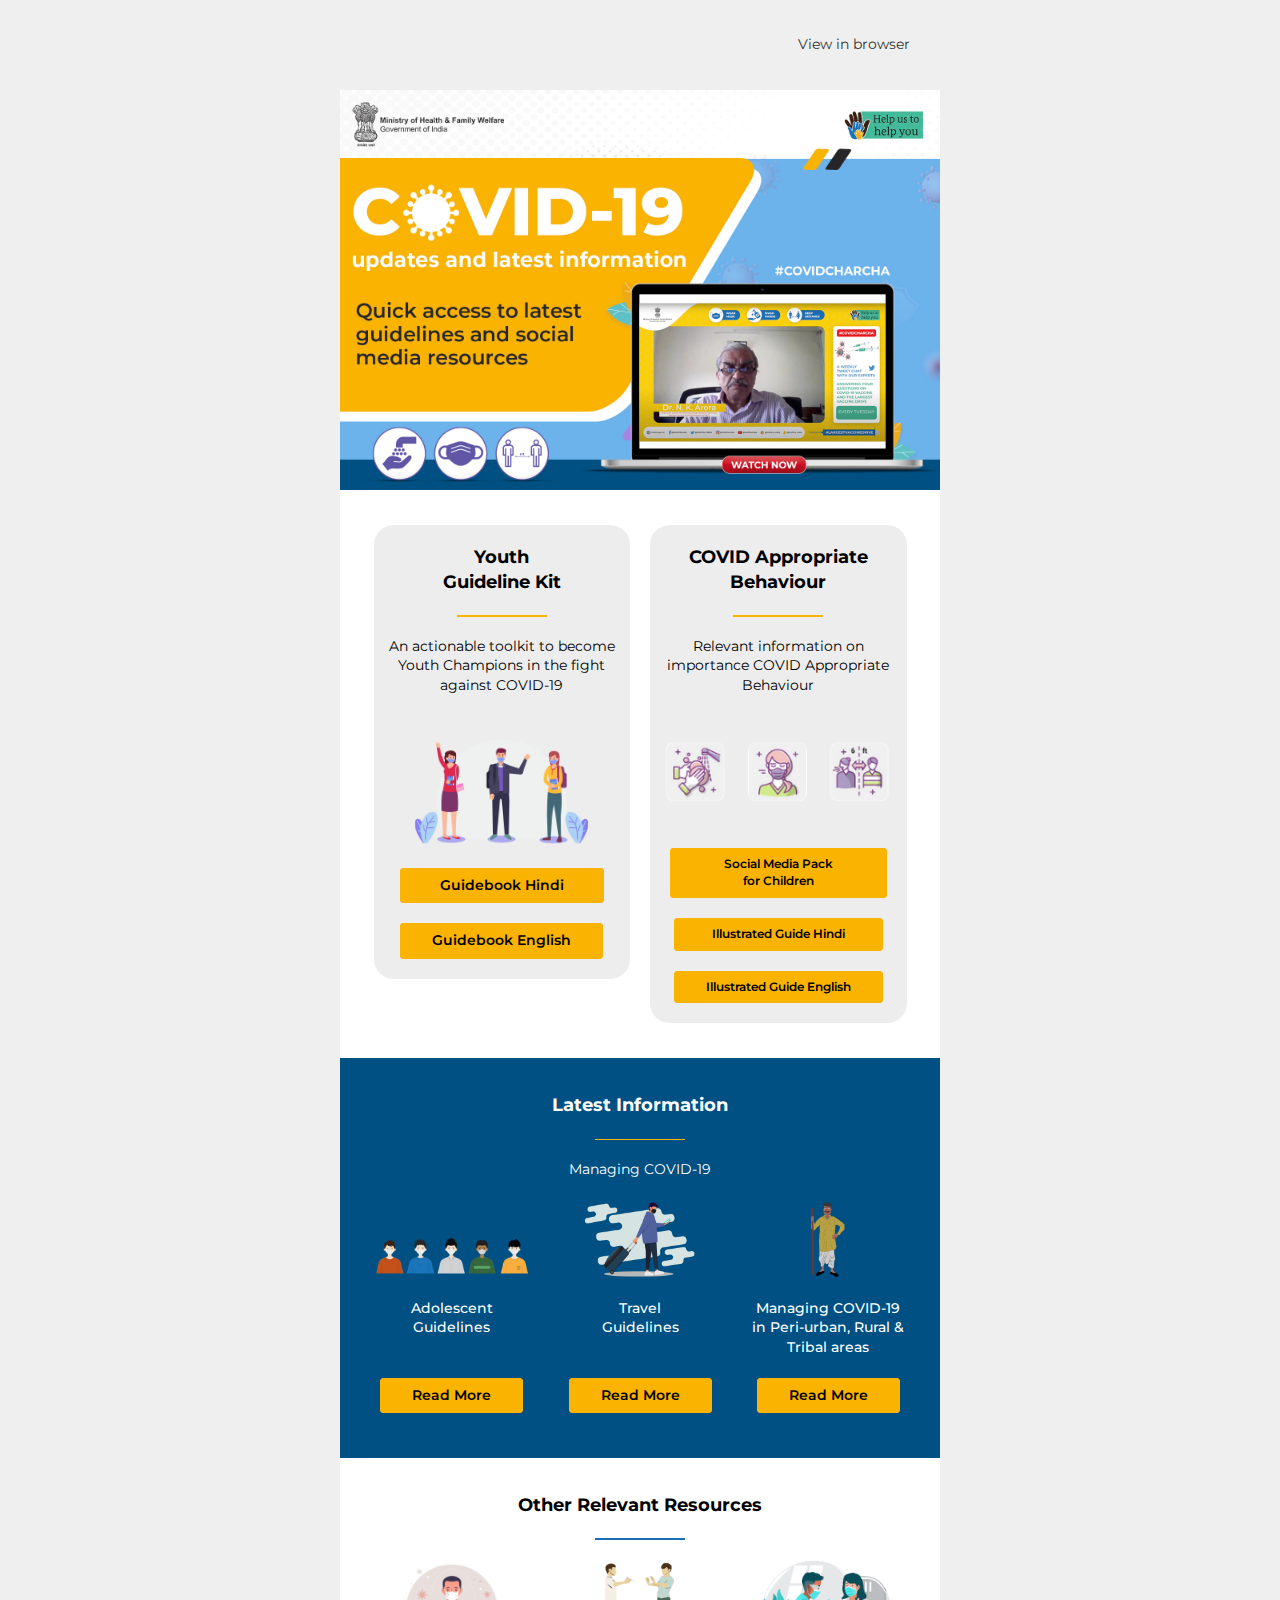
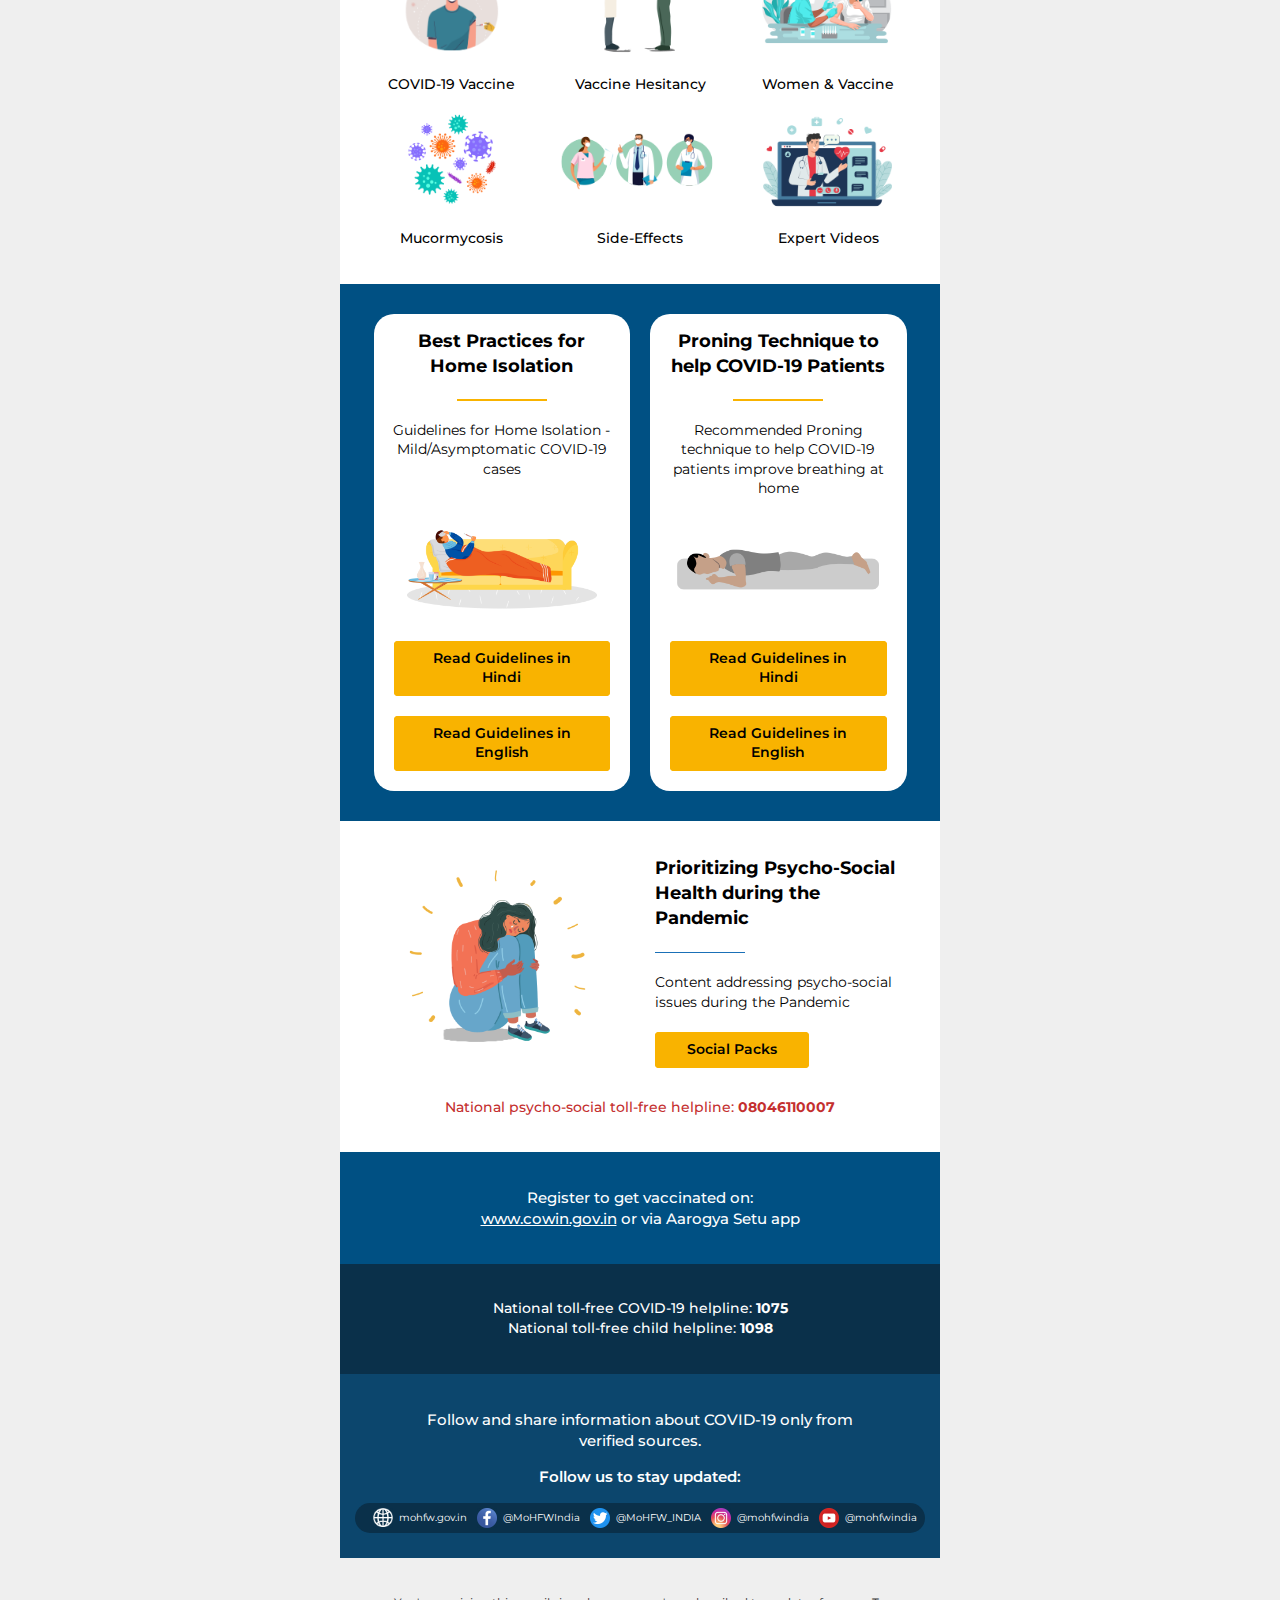
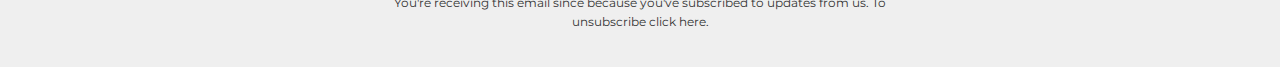
<file: 4/index.html>
<!DOCTYPE html>
<!-- saved from url=(0052)https://staging1.mslgroup.tech/emailers/moh/may-21/# -->
<html lang="en" xmlns="http://www.w3.org/1999/xhtml" xmlns:v="urn:schemas-microsoft-com:vml"
  xmlns:o="urn:schemas-microsoft-com:office:office">

<head>
  <meta http-equiv="Content-Type" content="text/html; charset=UTF-8">
  <title>COVID-19 updates and latest information</title>
  <!--[if !mso]><!-->
  <meta http-equiv="X-UA-Compatible" content="IE=edge">
  <!--<![endif]-->
  <meta name="viewport" content="width=device-width,initial-scale=1">
  <style type="text/css">
    #outlook a {
      padding: 0;
    }

    body {
      margin: 0;
      padding: 0;
      -webkit-text-size-adjust: 100%;
      -ms-text-size-adjust: 100%;
    }

    table,
    td {
      border-collapse: collapse;
      mso-table-lspace: 0pt;
      mso-table-rspace: 0pt;
    }

    img {
      border: 0;
      height: auto;
      line-height: 100%;
      outline: none;
      text-decoration: none;
      -ms-interpolation-mode: bicubic;
    }

    p {
      display: block;
      margin: 13px 0;
    }
  </style>
  <!--[if mso]>
        <noscript>
        <xml>
        <o:OfficeDocumentSettings>
          <o:AllowPNG/>
          <o:PixelsPerInch>96</o:PixelsPerInch>
        </o:OfficeDocumentSettings>
        </xml>
        </noscript>
        <![endif]-->
  <!--[if lte mso 11]>
        <style type="text/css">
          .mj-outlook-group-fix { width:100% !important; }
        </style>
        <![endif]-->
  <!--[if !mso]><!-->
  <link href="./moh-mailer_files/css2" rel="stylesheet" type="text/css">
  <style type="text/css">
    @import url(https://fonts.googleapis.com/css2?family=Montserrat:wght@400;500;600;700&display=swap);
  </style>
  <!--<![endif]-->
  <style type="text/css">
    @media only screen and (min-width:480px) {
      .mj-column-per-100 {
        width: 100% !important;
        max-width: 100%;
      }

      .mj-column-per-45 {
        width: 45% !important;
        max-width: 45%;
      }

      .mj-column-per-33 {
        width: 33% !important;
        max-width: 33%;
      }

      .mj-column-per-50 {
        width: 50% !important;
        max-width: 50%;
      }
    }
  </style>
  <style media="screen and (min-width:480px)">
    .moz-text-html .mj-column-per-100 {
      width: 100% !important;
      max-width: 100%;
    }

    .moz-text-html .mj-column-per-45 {
      width: 45% !important;
      max-width: 45%;
    }

    .moz-text-html .mj-column-per-33 {
      width: 33% !important;
      max-width: 33%;
    }

    .moz-text-html .mj-column-per-50 {
      width: 50% !important;
      max-width: 50%;
    }
  </style>
  <style type="text/css">
    @media only screen and (max-width:480px) {
      table.mj-full-width-mobile {
        width: 100% !important;
      }

      td.mj-full-width-mobile {
        width: auto !important;
      }
    }
  </style>
  <style type="text/css">
    body {
      background: #efefef;
    }

    .web-version a {
      font-family: 'Montserrat', sans-serif;
      text-decoration: none !important;
      font-weight: 400 !important;
      color: #333333 !important;
    }

    .unsubscribe a {
      font-family: 'Montserrat', sans-serif;
      font-size: 12px;
      font-weight: 400 !important;
      color: #333333 !important;
    }
  </style>
  <script src="chrome-extension://mooikfkahbdckldjjndioackbalphokd/assets/prompt.js"></script>
</head>

<body style="word-spacing:normal;" data-new-gr-c-s-check-loaded="14.1015.0" data-gr-ext-installed="">
  <div
    style="display:none;font-size:1px;color:#ffffff;line-height:1px;max-height:0px;max-width:0px;opacity:0;overflow:hidden;">
    COVID-19 updates and latest information</div>
  <div>
    <!--[if mso | IE]><table align="center" border="0" cellpadding="0" cellspacing="0" class="" style="width:600px;" width="600" bgcolor="#efefef" ><tr><td style="line-height:0px;font-size:0px;mso-line-height-rule:exactly;"><![endif]-->
    <div style="background:#efefef;background-color:#efefef;margin:0px auto;max-width:600px;">
      <table align="center" border="0" cellpadding="0" cellspacing="0" role="presentation"
        style="background:#efefef;background-color:#efefef;width:100%;">
        <tbody>
          <tr>
            <td style="direction:ltr;font-size:0px;padding:25px 15px;text-align:center;">
              <!--[if mso | IE]><table role="presentation" border="0" cellpadding="0" cellspacing="0"><tr><td class="" style="vertical-align:top;width:570px;" ><![endif]-->
              <div class="mj-column-per-100 mj-outlook-group-fix"
                style="font-size:0px;text-align:left;direction:ltr;display:inline-block;vertical-align:top;width:100%;">
                <table border="0" cellpadding="0" cellspacing="0" role="presentation" style="vertical-align:top;"
                  width="100%">
                  <tbody>
                    <tr>
                      <td align="right" class="web-version"
                        style="font-size:0px;padding:10px 15px;word-break:break-word;">
                        <div
                          style="font-family:Montserrat, Calibri, Helvetica, Arial, sans-serif;font-size:14px;font-style:normal;font-weight:400;line-height:1.4;text-align:right;color:#000000;">
                          <a href="https://staging1.mslgroup.tech/emailers/moh/may-21/#"
                            style="text-decoration: none; color: #000000; font-size: 14px; font-family: &#39;Montserrat&#39;, sans-serif; font-weight: 500;">
                            <webversion>View in browser</webversion>
                          </a></div>
                      </td>
                    </tr>
                  </tbody>
                </table>
              </div>
              <!--[if mso | IE]></td></tr></table><![endif]-->
            </td>
          </tr>
        </tbody>
      </table>
    </div>
    <!--[if mso | IE]></td></tr></table><table align="center" border="0" cellpadding="0" cellspacing="0" class="" style="width:600px;" width="600" bgcolor="#ffffff" ><tr><td style="line-height:0px;font-size:0px;mso-line-height-rule:exactly;"><![endif]-->
    <div style="background:#ffffff;background-color:#ffffff;margin:0px auto;max-width:600px;">
      <table align="center" border="0" cellpadding="0" cellspacing="0" role="presentation"
        style="background:#ffffff;background-color:#ffffff;width:100%;">
        <tbody>
          <tr>
            <td style="direction:ltr;font-size:0px;padding:0;text-align:center;">
              <!--[if mso | IE]><table role="presentation" border="0" cellpadding="0" cellspacing="0"><tr><td class="" style="vertical-align:top;width:600px;" ><![endif]-->
              <div class="mj-column-per-100 mj-outlook-group-fix"
                style="font-size:0px;text-align:left;direction:ltr;display:inline-block;vertical-align:top;width:100%;">
                <table border="0" cellpadding="0" cellspacing="0" role="presentation" style="vertical-align:top;"
                  width="100%">
                  <tbody>
                    <tr>
                      <td align="center" style="font-size:0px;padding:0;word-break:break-word;">
                        <table border="0" cellpadding="0" cellspacing="0" role="presentation"
                          style="border-collapse:collapse;border-spacing:0px;">
                          <tbody>
                            <tr>
                              <td style="width:600px;"><img
                                  alt="COVID-19 updates and latest information. A complete guide to the latest and verified COVID-19 resources"
                                  height="auto" src="./moh-mailer_files/banner.png"
                                  style="border:0;display:block;outline:none;text-decoration:none;height:auto;width:100%;font-size:13px;"
                                  width="600"></td>
                            </tr>
                          </tbody>
                        </table>
                      </td>
                    </tr>
                  </tbody>
                </table>
              </div>
              <!--[if mso | IE]></td></tr></table><![endif]-->
            </td>
          </tr>
        </tbody>
      </table>
    </div>
    <!--[if mso | IE]></td></tr></table><table align="center" border="0" cellpadding="0" cellspacing="0" class="" style="width:600px;" width="600" bgcolor="#ffffff" ><tr><td style="line-height:0px;font-size:0px;mso-line-height-rule:exactly;"><![endif]-->
    <div style="background:#ffffff;background-color:#ffffff;margin:0px auto;max-width:600px;">
      <table align="center" border="0" cellpadding="0" cellspacing="0" role="presentation"
        style="background:#ffffff;background-color:#ffffff;width:100%;">
        <tbody>
          <tr>
            <td style="direction:ltr;font-size:0px;padding:25px 15px;text-align:center;">
              <!--[if mso | IE]></td><td class="margin-outlook width-auto-outlook" style="vertical-align:top;width:256.5px;" ><![endif]-->
              <div class="mj-column-per-45 mj-outlook-group-fix margin width-auto"
                style="margin: 10px; font-size: 0px; text-align: left; direction: ltr; display: inline-block; vertical-align: top; width: auto;">
                <table border="0" cellpadding="0" cellspacing="0" role="presentation"
                  style="background-color:#ededee;border-radius:20px;vertical-align:top;" width="100%">
                  <tbody>
                    <tr>
                      <td align="center"
                        style="font-size:0px;padding:10px 15px;padding-top:20px;word-break:break-word;">
                        <div
                          style="font-family:Montserrat, Calibri, Helvetica, Arial, sans-serif;font-size:18px;font-style:normal;font-weight:700;line-height:1.4;text-align:center;color:#000000;">
                          Youth<br>Guideline Kit</div>
                      </td>
                    </tr>
                    <tr>
                      <td align="center" style="font-size:0px;padding:10px 15px;word-break:break-word;">
                        <table border="0" cellpadding="0" cellspacing="0" role="presentation"
                          style="border-collapse:collapse;border-spacing:0px;">
                          <tbody>
                            <tr>
                              <td style="width:90px;"><img alt="Divider" height="auto"
                                  src="./moh-mailer_files/divider-yellow.png"
                                  style="border:0;display:block;outline:none;text-decoration:none;height:auto;width:100%;font-size:13px;"
                                  width="90"></td>
                            </tr>
                          </tbody>
                        </table>
                      </td>
                    </tr>
                    <tr>
                      <td align="center" style="font-size:0px;padding:10px 15px;word-break:break-word;">
                        <div
                          style="font-family:Montserrat, Calibri, Helvetica, Arial, sans-serif;font-size:14px;font-style:normal;font-weight:400;line-height:1.4;text-align:center;color:#000000;">
                          An actionable toolkit to become Youth Champions in the fight against COVID-19<br><br></div>
                      </td>
                    </tr>
                    <tr>
                      <td align="center" style="font-size:0px;padding:10px 15px;word-break:break-word;">
                        <table border="0" cellpadding="0" cellspacing="0" role="presentation"
                          style="border-collapse:collapse;border-spacing:0px;" class="mj-full-width-mobile">
                          <tbody>
                            <tr>
                              <td style="width:226px;" class="mj-full-width-mobile"><img alt="COVID-19 Vaccination"
                                  height="auto" src="./moh-mailer_files/ygk.png"
                                  style="border:0;display:block;outline:none;text-decoration:none;height:auto;width:100%;font-size:13px;"
                                  width="226"></td>
                            </tr>
                          </tbody>
                        </table>
                      </td>
                    </tr>
                    <tr>
                      <td align="center" vertical-align="middle"
                        style="font-size:0px;padding:10px 20px;word-break:break-word;">
                        <table border="0" cellpadding="0" cellspacing="0" role="presentation"
                          style="border-collapse:separate;line-height:100%;">
                          <tbody>
                            <tr>
                              <td align="center" bgcolor="#f9b300" role="presentation"
                                style="border:none;border-radius:4px;cursor:auto;font-style:normal;mso-padding-alt:8px 32px;background:#f9b300;"
                                valign="middle"><a
                                  href="https://drive.google.com/file/d/1aZ0gSFVoneZKAIfofVtcCPrh2ZPOXIn-/view?usp=sharing"
                                  style="display: inline-block; background: #f9b300; color: #000000; font-family: Montserrat, Calibri, Helvetica, Arial, sans-serif; font-size: 14px; font-style: normal; font-weight: 600; line-height: 1.4; margin: 0; text-decoration: none; text-transform: none; padding: 8px 40px; mso-padding-alt: 0px; border-radius: 4px;"
                                  target="_blank">Guidebook Hindi</a></td>
                            </tr>
                          </tbody>
                        </table>
                      </td>
                    </tr>
                    <tr>
                      <td align="center" vertical-align="middle"
                        style="font-size:0px;padding:10px 20px;padding-bottom:20px;word-break:break-word;">
                        <table border="0" cellpadding="0" cellspacing="0" role="presentation"
                          style="border-collapse:separate;line-height:100%;">
                          <tbody>
                            <tr>
                              <td align="center" bgcolor="#f9b300" role="presentation"
                                style="border:none;border-radius:4px;cursor:auto;font-style:normal;mso-padding-alt:8px 32px;background:#f9b300;"
                                valign="middle"><a
                                  href="https://drive.google.com/file/d/1hM3uSH6kDhmb2ZZcsUGzY--HfWdBr6kv/view?usp=sharing"
                                  style="display: inline-block; background: #f9b300; color: #000000; font-family: Montserrat, Calibri, Helvetica, Arial, sans-serif; font-size: 14px; font-style: normal; font-weight: 600; line-height: 1.4; margin: 0; text-decoration: none; text-transform: none; padding: 8px 32px; mso-padding-alt: 0px; border-radius: 4px;"
                                  target="_blank">Guidebook English</a></td>
                            </tr>
                          </tbody>
                        </table>
                      </td>
                    </tr>
                  </tbody>
                </table>
              </div>
              <!--[if mso | IE]><table role="presentation" border="0" cellpadding="0" cellspacing="0"><tr><td class="margin-outlook width-auto-outlook" style="vertical-align:top;width:256.5px;" ><![endif]-->
              <div class="mj-column-per-45 mj-outlook-group-fix margin width-auto"
                style="margin: 10px; font-size: 0px; text-align: left; direction: ltr; display: inline-block; vertical-align: top; width: auto;">
                <table border="0" cellpadding="0" cellspacing="0" role="presentation"
                  style="background-color:#ededee;border-radius:20px;vertical-align:top;" width="100%">
                  <tbody>
                    <tr>
                      <td align="center"
                        style="font-size:0px;padding:10px 15px;padding-top:20px;word-break:break-word;">
                        <div
                          style="font-family:Montserrat, Calibri, Helvetica, Arial, sans-serif;font-size:18px;font-style:normal;font-weight:700;line-height:1.4;text-align:center;color:#000000;">
                          COVID Appropriate<br>Behaviour</div>
                      </td>
                    </tr>
                    <tr>
                      <td align="center" style="font-size:0px;padding:10px 15px;word-break:break-word;">
                        <table border="0" cellpadding="0" cellspacing="0" role="presentation"
                          style="border-collapse:collapse;border-spacing:0px;">
                          <tbody>
                            <tr>
                              <td style="width:90px;"><img alt="Divider" height="auto"
                                  src="./moh-mailer_files/divider-yellow.png"
                                  style="border:0;display:block;outline:none;text-decoration:none;height:auto;width:100%;font-size:13px;"
                                  width="90"></td>
                            </tr>
                          </tbody>
                        </table>
                      </td>
                    </tr>
                    <tr>
                      <td align="center" style="font-size:0px;padding:10px 15px;word-break:break-word;">
                        <div
                          style="font-family:Montserrat, Calibri, Helvetica, Arial, sans-serif;font-size:14px;font-style:normal;font-weight:400;line-height:1.4;text-align:center;color:#000000;">
                          Relevant information on importance COVID Appropriate Behaviour</div>
                      </td>
                    </tr>
                    <tr>
                      <td align="center" style="font-size:0px;padding:10px 15px;word-break:break-word;">
                        <table border="0" cellpadding="0" cellspacing="0" role="presentation"
                          style="border-collapse:collapse;border-spacing:0px;" class="mj-full-width-mobile">
                          <tbody>
                            <tr>
                              <td style="width:226px;" class="mj-full-width-mobile"><img
                                  alt="Covid Appropriate Guidelines" height="auto" src="./moh-mailer_files/cab.png"
                                  style="border:0;display:block;outline:none;text-decoration:none;height:auto;width:100%;font-size:13px;"
                                  width="226"></td>
                            </tr>
                          </tbody>
                        </table>
                      </td>
                    </tr>
                    <tr>
                      <td align="center" vertical-align="middle"
                        style="font-size:0px;padding:10px 20px;word-break:break-word;">
                        <table border="0" cellpadding="0" cellspacing="0" role="presentation"
                          style="border-collapse:separate;line-height:100%;">
                          <tbody>
                            <tr>
                              <td align="center" bgcolor="#f9b300" role="presentation"
                                style="border:none;border-radius:4px;cursor:auto;font-style:normal;mso-padding-alt:8px 50px;background:#f9b300;"
                                valign="middle"><a
                                  href="https://drive.google.com/drive/folders/1lzXeOeqyMXEiqw_6Pv55U6Ux8JwWgXVJ?usp=sharing"
                                  style="display: inline-block; background: #f9b300; color: #000000; font-family: Montserrat, Calibri, Helvetica, Arial, sans-serif; font-size: 12px; font-style: normal; font-weight: 600; line-height: 1.4; margin: 0; text-decoration: none; text-transform: none; padding: 8px 50px; mso-padding-alt: 0px; border-radius: 4px;"
                                  target="_blank">Social Media Pack for Children</a></td>
                            </tr>
                          </tbody>
                        </table>
                      </td>
                    </tr>
                    <tr>
                      <td align="center" vertical-align="middle"
                        style="font-size:0px;padding:10px 20px;word-break:break-word;">
                        <table border="0" cellpadding="0" cellspacing="0" role="presentation"
                          style="border-collapse:separate;line-height:100%;">
                          <tbody>
                            <tr>
                              <td align="center" bgcolor="#f9b300" role="presentation"
                                style="border:none;border-radius:4px;cursor:auto;font-style:normal;mso-padding-alt:8px 32px;background:#f9b300;"
                                valign="middle"><a
                                  href="https://drive.google.com/file/d/13hAcxw77NNL7IidriP7bZGXjG1ebKLux/view?usp=sharing"
                                  style="display: inline-block; background: #f9b300; color: #000000; font-family: Montserrat, Calibri, Helvetica, Arial, sans-serif; font-size: 12px; font-style: normal; font-weight: 600; line-height: 1.4; margin: 0; text-decoration: none; text-transform: none; padding: 8px 38px; mso-padding-alt: 0px; border-radius: 4px;"
                                  target="_blank">  Illustrated Guide Hindi  </a></td>
                            </tr>
                          </tbody>
                        </table>
                      </td>
                    </tr>
                    <tr>
                      <td align="center" vertical-align="middle"
                        style="font-size:0px;padding:10px 20px;padding-bottom:20px;word-break:break-word;">
                        <table border="0" cellpadding="0" cellspacing="0" role="presentation"
                          style="border-collapse:separate;line-height:100%;">
                          <tbody>
                            <tr>
                              <td align="center" bgcolor="#f9b300" role="presentation"
                                style="border:none;border-radius:4px;cursor:auto;font-style:normal;mso-padding-alt:8px 32px;background:#f9b300;"
                                valign="middle"><a
                                  href="https://drive.google.com/file/d/10U7hcoc18e0AQWuRKfboD36QlmNJiwr5/view?usp=sharing"
                                  style="display: inline-block; background: #f9b300; color: #000000; font-family: Montserrat, Calibri, Helvetica, Arial, sans-serif; font-size: 12px; font-style: normal; font-weight: 600; line-height: 1.4; margin: 0; text-decoration: none; text-transform: none; padding: 8px 32px; mso-padding-alt: 0px; border-radius: 4px;"
                                  target="_blank">Illustrated Guide English</a></td>
                            </tr>
                          </tbody>
                        </table>
                      </td>
                    </tr>
                  </tbody>
                </table>
              </div>
              <!--[if mso | IE]></td></tr></table><![endif]-->
            </td>
          </tr>
        </tbody>
      </table>
    </div>
    <!--[if mso | IE]></td></tr></table><table align="center" border="0" cellpadding="0" cellspacing="0" class="" style="width:600px;" width="600" bgcolor="#005083" ><tr><td style="line-height:0px;font-size:0px;mso-line-height-rule:exactly;"><![endif]-->
    <div style="background:#005083;background-color:#005083;margin:0px auto;max-width:600px;">
      <table align="center" border="0" cellpadding="0" cellspacing="0" role="presentation"
        style="background:#005083;background-color:#005083;width:100%;">
        <tbody>
          <tr>
            <td style="direction:ltr;font-size:0px;padding:25px 15px;padding-bottom:0;text-align:center;">
              <!--[if mso | IE]><table role="presentation" border="0" cellpadding="0" cellspacing="0"><tr><td class="" style="vertical-align:top;width:570px;" ><![endif]-->
              <div class="mj-column-per-100 mj-outlook-group-fix"
                style="font-size:0px;text-align:left;direction:ltr;display:inline-block;vertical-align:top;width:100%;">
                <table border="0" cellpadding="0" cellspacing="0" role="presentation" style="vertical-align:top;"
                  width="100%">
                  <tbody>
                    <tr>
                      <td align="center" style="font-size:0px;padding:10px 15px;word-break:break-word;">
                        <div
                          style="font-family:Montserrat, Calibri, Helvetica, Arial, sans-serif;font-size:18px;font-style:normal;font-weight:700;line-height:1.4;text-align:center;color:#ffffff;">
                          Latest Information</div>
                      </td>
                    </tr>
                    <tr>
                      <td align="center" style="font-size:0px;padding:10px 15px;word-break:break-word;">
                        <table border="0" cellpadding="0" cellspacing="0" role="presentation"
                          style="border-collapse:collapse;border-spacing:0px;">
                          <tbody>
                            <tr>
                              <td style="width:90px;"><img alt="Divider" height="auto"
                                  src="./moh-mailer_files/divider-yellow.png"
                                  style="border:0;display:block;outline:none;text-decoration:none;height:auto;width:100%;font-size:13px;"
                                  width="90"></td>
                            </tr>
                          </tbody>
                        </table>
                      </td>
                    </tr>
                    <tr>
                      <td align="center" style="font-size:0px;padding:10px 15px;word-break:break-word;">
                        <div
                          style="font-family:Montserrat, Calibri, Helvetica, Arial, sans-serif;font-size:14px;font-style:normal;font-weight:400;line-height:1.4;text-align:center;color:#ffffff;">
                          Managing COVID-19</div>
                      </td>
                    </tr>
                  </tbody>
                </table>
              </div>
              <!--[if mso | IE]></td></tr></table><![endif]-->
            </td>
          </tr>
        </tbody>
      </table>
    </div>
    <!--[if mso | IE]></td></tr></table><table align="center" border="0" cellpadding="0" cellspacing="0" class="" style="width:600px;" width="600" bgcolor="#005083" ><tr><td style="line-height:0px;font-size:0px;mso-line-height-rule:exactly;"><![endif]-->
    <div style="background:#005083;background-color:#005083;margin:0px auto;max-width:600px;">
      <table align="center" border="0" cellpadding="0" cellspacing="0" role="presentation"
        style="background:#005083;background-color:#005083;width:100%;">
        <tbody>
          <tr>
            <td style="direction:ltr;font-size:0px;padding:25px 15px;padding-top:0;text-align:center;">
              <!--[if mso | IE]><table role="presentation" border="0" cellpadding="0" cellspacing="0"><tr><td class="" style="vertical-align:top;width:188.1px;" ><![endif]-->
              <div class="mj-column-per-33 mj-outlook-group-fix"
                style="font-size:0px;text-align:left;direction:ltr;display:inline-block;vertical-align:top;width:100%;">
                <table border="0" cellpadding="0" cellspacing="0" role="presentation" style="vertical-align:top;"
                  width="100%">
                  <tbody>
                    <tr>
                      <td align="center" style="font-size:0px;padding:10px 15px;word-break:break-word;">
                        <table border="0" cellpadding="0" cellspacing="0" role="presentation"
                          style="border-collapse:collapse;border-spacing:0px;" class="mj-full-width-mobile">
                          <tbody>
                            <tr>
                              <td style="width:158px;" class="mj-full-width-mobile"><img
                                  alt="Adolescent Guidelines" height="auto"
                                  src="./moh-mailer_files/ag.png"
                                  style="border:0;display:block;outline:none;text-decoration:none;height:auto;width:100%;font-size:13px;"
                                  width="158"></td>
                            </tr>
                          </tbody>
                        </table>
                      </td>
                    </tr>
                    <tr>
                      <td align="center" style="font-size:0px;padding:10px 15px;word-break:break-word;">
                        <div
                          style="font-family:Montserrat, Calibri, Helvetica, Arial, sans-serif;font-size:14px;font-style:normal;font-weight:500;line-height:1.4;text-align:center;color:#ffffff;">
                          Adolescent Guidelines<br><br></div>
                      </td>
                    </tr>
                    <tr>
                      <td align="center" vertical-align="middle"
                        style="font-size:0px;padding:10px 20px;padding-bottom:20px;word-break:break-word;">
                        <table border="0" cellpadding="0" cellspacing="0" role="presentation"
                          style="border-collapse:separate;line-height:100%;">
                          <tbody>
                            <tr>
                              <td align="center" bgcolor="#f9b300" role="presentation"
                                style="border:none;border-radius:4px;cursor:auto;font-style:normal;mso-padding-alt:8px 32px;background:#f9b300;"
                                valign="middle"><a
                                  href="https://www.mohfw.gov.in/pdf/GuidelinesonOperationalizationofCoVIDCareServicesforChildrenandAdolescents14062021.pdf"
                                  style="display: inline-block; background: #f9b300; color: #000000; font-family: Montserrat, Calibri, Helvetica, Arial, sans-serif; font-size: 14px; font-style: normal; font-weight: 600; line-height: 1.4; margin: 0; text-decoration: none; text-transform: none; padding: 8px 32px; mso-padding-alt: 0px; border-radius: 4px;"
                                  target="_blank">Read More</a></td>
                            </tr>
                          </tbody>
                        </table>
                      </td>
                    </tr>
                  </tbody>
                </table>
              </div>
              <!--[if mso | IE]></td><td class="" style="vertical-align:top;width:188.1px;" ><![endif]-->
              <div class="mj-column-per-33 mj-outlook-group-fix"
                style="font-size:0px;text-align:left;direction:ltr;display:inline-block;vertical-align:top;width:100%;">
                <table border="0" cellpadding="0" cellspacing="0" role="presentation" style="vertical-align:top;"
                  width="100%">
                  <tbody>
                    <tr>
                      <td align="center" style="font-size:0px;padding:10px 15px;word-break:break-word;">
                        <table border="0" cellpadding="0" cellspacing="0" role="presentation"
                          style="border-collapse:collapse;border-spacing:0px;" class="mj-full-width-mobile">
                          <tbody>
                            <tr>
                              <td style="width:158px;" class="mj-full-width-mobile"><img alt="Travel Guidelines"
                                  height="auto" src="./moh-mailer_files/tg.png"
                                  style="border:0;display:block;outline:none;text-decoration:none;height:auto;width:100%;font-size:13px;"
                                  width="158"></td>
                            </tr>
                          </tbody>
                        </table>
                      </td>
                    </tr>
                    <tr>
                      <td align="center" style="font-size:0px;padding:10px 15px;word-break:break-word;">
                        <div
                          style="font-family:Montserrat, Calibri, Helvetica, Arial, sans-serif;font-size:14px;font-style:normal;font-weight:500;line-height:1.4;text-align:center;color:#ffffff;">
                          Travel <br>Guidelines<br><br></div>
                      </td>
                    </tr>
                    <tr>
                      <td align="center" vertical-align="middle"
                        style="font-size:0px;padding:10px 20px;padding-bottom:20px;word-break:break-word;">
                        <table border="0" cellpadding="0" cellspacing="0" role="presentation"
                          style="border-collapse:separate;line-height:100%;">
                          <tbody>
                            <tr>
                              <td align="center" bgcolor="#f9b300" role="presentation"
                                style="border:none;border-radius:4px;cursor:auto;font-style:normal;mso-padding-alt:8px 32px;background:#f9b300;"
                                valign="middle"><a href="https://www.mohfw.gov.in/pdf/AdministrationofSecondDoseofCovishieldVaccinePriortoPrescribedTimeInterval.pdf"
                                  style="display: inline-block; background: #f9b300; color: #000000; font-family: Montserrat, Calibri, Helvetica, Arial, sans-serif; font-size: 14px; font-style: normal; font-weight: 600; line-height: 1.4; margin: 0; text-decoration: none; text-transform: none; padding: 8px 32px; mso-padding-alt: 0px; border-radius: 4px;"
                                  target="_blank">Read More</a></td>
                            </tr>
                          </tbody>
                        </table>
                      </td>
                    </tr>
                  </tbody>
                </table>
              </div>
              <!--[if mso | IE]></td><td class="" style="vertical-align:top;width:188.1px;" ><![endif]-->
              <div class="mj-column-per-33 mj-outlook-group-fix"
                style="font-size:0px;text-align:left;direction:ltr;display:inline-block;vertical-align:top;width:100%;">
                <table border="0" cellpadding="0" cellspacing="0" role="presentation" style="vertical-align:top;"
                  width="100%">
                  <tbody>
                    <tr>
                      <td align="center" style="font-size:0px;padding:10px 15px;word-break:break-word;">
                        <table border="0" cellpadding="0" cellspacing="0" role="presentation"
                          style="border-collapse:collapse;border-spacing:0px;" class="mj-full-width-mobile">
                          <tbody>
                            <tr>
                              <td style="width:158px;" class="mj-full-width-mobile"><img
                                  alt="Managing COVID-19 in Peri-urban, Rural & Tribal areas" height="auto" src="./moh-mailer_files/peri-ur.png"
                                  style="border:0;display:block;outline:none;text-decoration:none;height:auto;width:100%;font-size:13px;"
                                  width="158"></td>
                            </tr>
                          </tbody>
                        </table>
                      </td>
                    </tr>
                    <tr>
                      <td align="center" style="font-size:0px;padding:10px 15px;word-break:break-word;">
                        <div
                          style="font-family:Montserrat, Calibri, Helvetica, Arial, sans-serif;font-size:14px;font-style:normal;font-weight:500;line-height:1.4;text-align:center;color:#ffffff;">
                          Managing COVID-19 in Peri-urban, Rural & Tribal areas<br></div>
                      </td>
                    </tr>
                    <tr>
                      <td align="center" vertical-align="middle"
                        style="font-size:0px;padding:10px 20px;padding-bottom:20px;word-break:break-word;">
                        <table border="0" cellpadding="0" cellspacing="0" role="presentation"
                          style="border-collapse:separate;line-height:100%;">
                          <tbody>
                            <tr>
                              <td align="center" bgcolor="#f9b300" role="presentation"
                                style="border:none;border-radius:4px;cursor:auto;font-style:normal;mso-padding-alt:8px 32px;background:#f9b300;"
                                valign="middle"><a
                                  href="https://www.mohfw.gov.in/pdf/UpdatedDetailedClinicalManagementProtocolforCOVID19adultsdated24052021.pdf"
                                  style="display: inline-block; background: #f9b300; color: #000000; font-family: Montserrat, Calibri, Helvetica, Arial, sans-serif; font-size: 14px; font-style: normal; font-weight: 600; line-height: 1.4; margin: 0; text-decoration: none; text-transform: none; padding: 8px 32px; mso-padding-alt: 0px; border-radius: 4px;"
                                  target="_blank">Read More</a></td>
                            </tr>
                          </tbody>
                        </table>
                      </td>
                    </tr>
                  </tbody>
                </table>
              </div>
              <!--[if mso | IE]></td></tr></table><![endif]-->
            </td>
          </tr>
        </tbody>
      </table>
    </div>
    <!--[if mso | IE]></td></tr></table><table align="center" border="0" cellpadding="0" cellspacing="0" class="" style="width:600px;" width="600" bgcolor="#ffffff" ><tr><td style="line-height:0px;font-size:0px;mso-line-height-rule:exactly;"><![endif]-->
    <div style="background:#ffffff;background-color:#ffffff;margin:0px auto;max-width:600px;">
      <table align="center" border="0" cellpadding="0" cellspacing="0" role="presentation"
        style="background:#ffffff;background-color:#ffffff;width:100%;">
        <tbody>
          <tr>
            <td style="direction:ltr;font-size:0px;padding:25px 15px;padding-bottom:0;text-align:center;">
              <!--[if mso | IE]><table role="presentation" border="0" cellpadding="0" cellspacing="0"><tr><td class="" style="vertical-align:top;width:570px;" ><![endif]-->
              <div class="mj-column-per-100 mj-outlook-group-fix"
                style="font-size:0px;text-align:left;direction:ltr;display:inline-block;vertical-align:top;width:100%;">
                <table border="0" cellpadding="0" cellspacing="0" role="presentation" style="vertical-align:top;"
                  width="100%">
                  <tbody>
                    <tr>
                      <td align="center" style="font-size:0px;padding:10px 15px;word-break:break-word;">
                        <div
                          style="font-family:Montserrat, Calibri, Helvetica, Arial, sans-serif;font-size:18px;font-style:normal;font-weight:700;line-height:1.4;text-align:center;color:#000000;">
                          Other Relevant Resources</div>
                      </td>
                    </tr>
                    <tr>
                      <td align="center" style="font-size:0px;padding:10px 15px;word-break:break-word;">
                        <table border="0" cellpadding="0" cellspacing="0" role="presentation"
                          style="border-collapse:collapse;border-spacing:0px;">
                          <tbody>
                            <tr>
                              <td style="width:90px;"><img alt="Divider" height="auto"
                                  src="./moh-mailer_files/divider-blue.png"
                                  style="border:0;display:block;outline:none;text-decoration:none;height:auto;width:100%;font-size:13px;"
                                  width="90"></td>
                            </tr>
                          </tbody>
                        </table>
                      </td>
                    </tr>
                  </tbody>
                </table>
              </div>
              <!--[if mso | IE]></td></tr></table><![endif]-->
            </td>
          </tr>
        </tbody>
      </table>
    </div>
    <!--[if mso | IE]></td></tr></table><table align="center" border="0" cellpadding="0" cellspacing="0" class="" style="width:600px;" width="600" bgcolor="#ffffff" ><tr><td style="line-height:0px;font-size:0px;mso-line-height-rule:exactly;"><![endif]-->
    <div style="background:#ffffff;background-color:#ffffff;margin:0px auto;max-width:600px;">
      <table align="center" border="0" cellpadding="0" cellspacing="0" role="presentation"
        style="background:#ffffff;background-color:#ffffff;width:100%;">
        <tbody>
          <tr>
            <td style="direction:ltr;font-size:0px;padding:0 15px;text-align:center;">
              <!--[if mso | IE]><table role="presentation" border="0" cellpadding="0" cellspacing="0"><tr><td class="" style="vertical-align:top;width:188.1px;" ><![endif]-->
              <div class="mj-column-per-33 mj-outlook-group-fix"
                style="font-size:0px;text-align:left;direction:ltr;display:inline-block;vertical-align:top;width:100%;">
                <table border="0" cellpadding="0" cellspacing="0" role="presentation" style="vertical-align:top;"
                  width="100%">
                  <tbody>
                    <tr>
                      <td align="center" style="font-size:0px;padding:10px 15px;word-break:break-word;">
                        <table border="0" cellpadding="0" cellspacing="0" role="presentation"
                          style="border-collapse:collapse;border-spacing:0px;">
                          <tbody>
                            <tr>
                              <td style="width:158px;"><a
                                  href="https://www.mohfw.gov.in/covid_vaccination/vaccination/questions-and-answers.html"
                                  target="_blank"
                                  style="text-decoration: none; color: #000000; font-size: 14px; font-family: &#39;Montserrat&#39;, sans-serif; font-weight: 500;"><img
                                    alt="Vaccine QnA" height="auto" src="./moh-mailer_files/vaccination.png"
                                    style="border:0;display:block;outline:none;text-decoration:none;height:auto;width:100%;font-size:13px;"
                                    width="158"></a></td>
                            </tr>
                          </tbody>
                        </table>
                      </td>
                    </tr>
                    <tr>
                      <td align="center" style="font-size:0px;padding:10px 15px;word-break:break-word;">
                        <div
                          style="font-family:Montserrat, Calibri, Helvetica, Arial, sans-serif;font-size:14px;font-style:normal;font-weight:400;line-height:1.4;text-align:center;color:#000000;">
                          <a href="https://www.mohfw.gov.in/covid_vaccination/vaccination/questions-and-answers.html"
                            target="_blank"
                            style="text-decoration: none; color: #000000; font-size: 14px; font-family: &#39;Montserrat&#39;, sans-serif; font-weight: 500;">COVID-19 Vaccine</a></div>
                      </td>
                    </tr>
                  </tbody>
                </table>
              </div>
              <!--[if mso | IE]></td><td class="" style="vertical-align:top;width:188.1px;" ><![endif]-->
              <div class="mj-column-per-33 mj-outlook-group-fix"
                style="font-size:0px;text-align:left;direction:ltr;display:inline-block;vertical-align:top;width:100%;">
                <table border="0" cellpadding="0" cellspacing="0" role="presentation" style="vertical-align:top;"
                  width="100%">
                  <tbody>
                    <tr>
                      <td align="center" style="font-size:0px;padding:10px 15px;word-break:break-word;">
                        <table border="0" cellpadding="0" cellspacing="0" role="presentation"
                          style="border-collapse:collapse;border-spacing:0px;">
                          <tbody>
                            <tr>
                              <td style="width:158px;"><a
                                  href="https://drive.google.com/drive/folders/1rN7XmgfNTrWjYeaEg60HFcD1_z4l85-X"
                                  target="_blank"
                                  style="text-decoration: none; color: #000000; font-size: 14px; font-family: &#39;Montserrat&#39;, sans-serif; font-weight: 500;"><img
                                    alt="Vaccine Hesitancy" height="auto" src="./moh-mailer_files/vaccine-hesitancy.png"
                                    style="border:0;display:block;outline:none;text-decoration:none;height:auto;width:100%;font-size:13px;"
                                    width="158"></a></td>
                            </tr>
                          </tbody>
                        </table>
                      </td>
                    </tr>
                    <tr>
                      <td align="center" style="font-size:0px;padding:10px 15px;word-break:break-word;">
                        <div
                          style="font-family:Montserrat, Calibri, Helvetica, Arial, sans-serif;font-size:14px;font-style:normal;font-weight:400;line-height:1.4;text-align:center;color:#000000;">
                          <a href="https://drive.google.com/drive/folders/1rN7XmgfNTrWjYeaEg60HFcD1_z4l85-X"
                            target="_blank"
                            style="text-decoration: none; color: #000000; font-size: 14px; font-family: &#39;Montserrat&#39;, sans-serif; font-weight: 500;">Vaccine
                            Hesitancy</a></div>
                      </td>
                    </tr>
                  </tbody>
                </table>
              </div>
              <!--[if mso | IE]></td><td class="" style="vertical-align:top;width:188.1px;" ><![endif]-->
              <div class="mj-column-per-33 mj-outlook-group-fix"
                style="font-size:0px;text-align:left;direction:ltr;display:inline-block;vertical-align:top;width:100%;">
                <table border="0" cellpadding="0" cellspacing="0" role="presentation" style="vertical-align:top;"
                  width="100%">
                  <tbody>
                    <tr>
                      <td align="center" style="font-size:0px;padding:10px 15px;word-break:break-word;">
                        <table border="0" cellpadding="0" cellspacing="0" role="presentation"
                          style="border-collapse:collapse;border-spacing:0px;">
                          <tbody>
                            <tr>
                              <td style="width:158px;"><a
                                  href="https://drive.google.com/drive/folders/1Ie1_DNMOP7eRks_DV8hSb3qImsc-B5-Y?usp=sharing"
                                  target="_blank"
                                  style="text-decoration: none; color: #000000; font-size: 14px; font-family: &#39;Montserrat&#39;, sans-serif; font-weight: 500;"><img
                                    alt="Women & Vaccine" height="auto" src="./moh-mailer_files/women-vaccine.png"
                                    style="border:0;display:block;outline:none;text-decoration:none;height:auto;width:100%;font-size:13px;"
                                    width="158"></a></td>
                            </tr>
                          </tbody>
                        </table>
                      </td>
                    </tr>
                    <tr>
                      <td align="center" style="font-size:0px;padding:10px 15px;word-break:break-word;">
                        <div
                          style="font-family:Montserrat, Calibri, Helvetica, Arial, sans-serif;font-size:14px;font-style:normal;font-weight:400;line-height:1.4;text-align:center;color:#000000;">
                          <a href="https://drive.google.com/drive/folders/1Ie1_DNMOP7eRks_DV8hSb3qImsc-B5-Y?usp=sharing"
                            target="_blank"
                            style="text-decoration: none; color: #000000; font-size: 14px; font-family: &#39;Montserrat&#39;, sans-serif; font-weight: 500;">Women & Vaccine</a>
                        </div>
                      </td>
                    </tr>
                  </tbody>
                </table>
              </div>
              <!--[if mso | IE]></td></tr></table><![endif]-->
            </td>
          </tr>
        </tbody>
      </table>
    </div>
    <!--[if mso | IE]></td></tr></table><table align="center" border="0" cellpadding="0" cellspacing="0" class="" style="width:600px;" width="600" bgcolor="#ffffff" ><tr><td style="line-height:0px;font-size:0px;mso-line-height-rule:exactly;"><![endif]-->
    <div style="background:#ffffff;background-color:#ffffff;margin:0px auto;max-width:600px;">
      <table align="center" border="0" cellpadding="0" cellspacing="0" role="presentation"
        style="background:#ffffff;background-color:#ffffff;width:100%;">
        <tbody>
          <tr>
            <td style="direction:ltr;font-size:0px;padding:25px 15px;padding-top:0;text-align:center;">
              <!--[if mso | IE]><table role="presentation" border="0" cellpadding="0" cellspacing="0"><tr><td class="" style="vertical-align:top;width:188.1px;" ><![endif]-->
              <div class="mj-column-per-33 mj-outlook-group-fix"
                style="font-size:0px;text-align:left;direction:ltr;display:inline-block;vertical-align:top;width:100%;">
                <table border="0" cellpadding="0" cellspacing="0" role="presentation" style="vertical-align:top;"
                  width="100%">
                  <tbody>
                    <tr>
                      <td align="center" style="font-size:0px;padding:10px 15px;word-break:break-word;">
                        <table border="0" cellpadding="0" cellspacing="0" role="presentation"
                          style="border-collapse:collapse;border-spacing:0px;">
                          <tbody>
                            <tr>
                              <td style="width:158px;"><a
                                  href="https://drive.google.com/drive/folders/1UkQE8c3pJRSLj8PeNq7XQWno5SR_e3Oh?usp=sharing"
                                  target="_blank"
                                  style="text-decoration: none; color: #000000; font-size: 14px; font-family: &#39;Montserrat&#39;, sans-serif; font-weight: 500;"><img
                                    alt="Mucormycosis" height="auto" src="./moh-mailer_files/mucormycosis.png"
                                    style="border:0;display:block;outline:none;text-decoration:none;height:auto;width:100%;font-size:13px;"
                                    width="158"></a></td>
                            </tr>
                          </tbody>
                        </table>
                      </td>
                    </tr>
                    <tr>
                      <td align="center" style="font-size:0px;padding:10px 15px;word-break:break-word;">
                        <div
                          style="font-family:Montserrat, Calibri, Helvetica, Arial, sans-serif;font-size:14px;font-style:normal;font-weight:400;line-height:1.4;text-align:center;color:#000000;">
                          <a href="https://drive.google.com/drive/folders/1UkQE8c3pJRSLj8PeNq7XQWno5SR_e3Oh?usp=sharing"
                            target="_blank"
                            style="text-decoration: none; color: #000000; font-size: 14px; font-family: &#39;Montserrat&#39;, sans-serif; font-weight: 500;">Mucormycosis</a>
                        </div>
                      </td>
                    </tr>
                  </tbody>
                </table>
              </div>
              <!--[if mso | IE]></td><td class="" style="vertical-align:top;width:188.1px;" ><![endif]-->
              <div class="mj-column-per-33 mj-outlook-group-fix"
                style="font-size:0px;text-align:left;direction:ltr;display:inline-block;vertical-align:top;width:100%;">
                <table border="0" cellpadding="0" cellspacing="0" role="presentation" style="vertical-align:top;"
                  width="100%">
                  <tbody>
                    <tr>
                      <td align="center" style="font-size:0px;padding:10px 15px;word-break:break-word;">
                        <table border="0" cellpadding="0" cellspacing="0" role="presentation"
                          style="border-collapse:collapse;border-spacing:0px;">
                          <tbody>
                            <tr>
                              <td style="width:158px;"><a
                                  href="https://www.mohfw.gov.in/covid_vaccination/vaccination/common-side-effects-aefi.html"
                                  target="_blank"
                                  style="text-decoration: none; color: #000000; font-size: 14px; font-family: &#39;Montserrat&#39;, sans-serif; font-weight: 500;"><img
                                    alt="Side-Effects" height="auto" src="./moh-mailer_files/side-effects.png"
                                    style="border:0;display:block;outline:none;text-decoration:none;height:auto;width:100%;font-size:13px;"
                                    width="158"></a></td>
                            </tr>
                          </tbody>
                        </table>
                      </td>
                    </tr>
                    <tr>
                      <td align="center" style="font-size:0px;padding:10px 15px;word-break:break-word;">
                        <div
                          style="font-family:Montserrat, Calibri, Helvetica, Arial, sans-serif;font-size:14px;font-style:normal;font-weight:400;line-height:1.4;text-align:center;color:#000000;">
                          <a href="https://www.mohfw.gov.in/covid_vaccination/vaccination/common-side-effects-aefi.html"
                            target="_blank"
                            style="text-decoration: none; color: #000000; font-size: 14px; font-family: &#39;Montserrat&#39;, sans-serif; font-weight: 500;">Side-Effects</a></div>
                      </td>
                    </tr>
                  </tbody>
                </table>
              </div>
              <!--[if mso | IE]></td><td class="" style="vertical-align:top;width:188.1px;" ><![endif]-->
              <div class="mj-column-per-33 mj-outlook-group-fix"
                style="font-size:0px;text-align:left;direction:ltr;display:inline-block;vertical-align:top;width:100%;">
                <table border="0" cellpadding="0" cellspacing="0" role="presentation" style="vertical-align:top;"
                  width="100%">
                  <tbody>
                    <tr>
                      <td align="center" style="font-size:0px;padding:10px 15px;word-break:break-word;">
                        <table border="0" cellpadding="0" cellspacing="0" role="presentation"
                          style="border-collapse:collapse;border-spacing:0px;">
                          <tbody>
                            <tr>
                              <td style="width:158px;"><a
                                  href="https://drive.google.com/drive/folders/1IopO6DsTI54vcOGzKxYhl2Lu9Gu3KeSt?usp=sharing"
                                  target="_blank"
                                  style="text-decoration: none; color: #000000; font-size: 14px; font-family: &#39;Montserrat&#39;, sans-serif; font-weight: 500;"><img
                                    alt="Expert Videos" height="auto" src="./moh-mailer_files/expert-videos.png"
                                    style="border:0;display:block;outline:none;text-decoration:none;height:auto;width:100%;font-size:13px;"
                                    width="158"></a></td>
                            </tr>
                          </tbody>
                        </table>
                      </td>
                    </tr>
                    <tr>
                      <td align="center" style="font-size:0px;padding:10px 15px;word-break:break-word;">
                        <div
                          style="font-family:Montserrat, Calibri, Helvetica, Arial, sans-serif;font-size:14px;font-style:normal;font-weight:400;line-height:1.4;text-align:center;color:#000000;">
                          <a href="https://drive.google.com/drive/folders/1IopO6DsTI54vcOGzKxYhl2Lu9Gu3KeSt?usp=sharing"
                            target="_blank"
                            style="text-decoration: none; color: #000000; font-size: 14px; font-family: &#39;Montserrat&#39;, sans-serif; font-weight: 500;">Expert
                            Videos</a></div>
                      </td>
                    </tr>
                  </tbody>
                </table>
              </div>
              <!--[if mso | IE]></td></tr></table><![endif]-->
            </td>
          </tr>
        </tbody>
      </table>
    </div>
    <!--[if mso | IE]></td></tr></table><table align="center" border="0" cellpadding="0" cellspacing="0" class="" style="width:600px;" width="600" bgcolor="#005083" ><tr><td style="line-height:0px;font-size:0px;mso-line-height-rule:exactly;"><![endif]-->
    <div style="background:#005083;background-color:#005083;margin:0px auto;max-width:600px;">
      <table align="center" border="0" cellpadding="0" cellspacing="0" role="presentation"
        style="background:#005083;background-color:#005083;width:100%;">
        <tbody>
          <tr>
            <td style="direction:ltr;font-size:0px;padding:20px 15px;text-align:center;">
              <!--[if mso | IE]><table role="presentation" border="0" cellpadding="0" cellspacing="0"><tr><td class="margin-outlook width-auto-outlook" style="vertical-align:top;width:256.5px;" ><![endif]-->
              <div class="mj-column-per-45 mj-outlook-group-fix margin width-auto"
                style="margin: 10px; font-size: 0px; text-align: left; direction: ltr; display: inline-block; vertical-align: top; width: auto;">
                <table border="0" cellpadding="0" cellspacing="0" role="presentation"
                  style="background-color:#ffffff;border-radius:20px;vertical-align:top;" width="100%">
                  <tbody>
                    <tr>
                      <td align="center"
                        style="font-size:0px;padding:10px 15px;padding-top:15px;word-break:break-word;">
                        <div
                          style="font-family:Montserrat, Calibri, Helvetica, Arial, sans-serif;font-size:18px;font-style:normal;font-weight:700;line-height:1.4;text-align:center;color:#000000;">
                          Best Practices for Home Isolation</div>
                      </td>
                    </tr>
                    <tr>
                      <td align="center" style="font-size:0px;padding:10px 15px;word-break:break-word;">
                        <table border="0" cellpadding="0" cellspacing="0" role="presentation"
                          style="border-collapse:collapse;border-spacing:0px;">
                          <tbody>
                            <tr>
                              <td style="width:90px;"><img alt="Divider" height="auto"
                                  src="./moh-mailer_files/divider-yellow.png"
                                  style="border:0;display:block;outline:none;text-decoration:none;height:auto;width:100%;font-size:13px;"
                                  width="90"></td>
                            </tr>
                          </tbody>
                        </table>
                      </td>
                    </tr>
                    <tr>
                      <td align="center" style="font-size:0px;padding:10px 15px;word-break:break-word;">
                        <div
                          style="font-family:Montserrat, Calibri, Helvetica, Arial, sans-serif;font-size:14px;font-style:normal;font-weight:400;line-height:1.4;text-align:center;color:#000000;">
                          Guidelines for Home Isolation - Mild/Asymptomatic COVID-19 cases<br><br></div>
                      </td>
                    </tr>
                    <tr>
                      <td align="center" style="font-size:0px;padding:10px 15px;word-break:break-word;">
                        <table border="0" cellpadding="0" cellspacing="0" role="presentation"
                          style="border-collapse:collapse;border-spacing:0px;" class="mj-full-width-mobile">
                          <tbody>
                            <tr>
                              <td style="width:226px;" class="mj-full-width-mobile"><img alt="Home Isolation Practices"
                                  height="auto" src="./moh-mailer_files/home-isolation.png"
                                  style="border:0;display:block;outline:none;text-decoration:none;height:auto;width:100%;font-size:13px;"
                                  width="226"></td>
                            </tr>
                          </tbody>
                        </table>
                      </td>
                    </tr>
                    <tr>
                      <td align="center" vertical-align="middle"
                        style="font-size:0px;padding:10px 20px;word-break:break-word;">
                        <table border="0" cellpadding="0" cellspacing="0" role="presentation"
                          style="border-collapse:separate;line-height:100%;">
                          <tbody>
                            <tr>
                              <td align="center" bgcolor="#f9b300" role="presentation"
                                style="border:none;border-radius:4px;cursor:auto;font-style:normal;mso-padding-alt:8px 32px;background:#f9b300;"
                                valign="middle"><a
                                  href="https://www.mohfw.gov.in/pdf/RevisedGuidelineshomeisolationHindiV3.pdf"
                                  style="display: inline-block; background: #f9b300; color: #000000; font-family: Montserrat, Calibri, Helvetica, Arial, sans-serif; font-size: 14px; font-style: normal; font-weight: 600; line-height: 1.4; margin: 0; text-decoration: none; text-transform: none; padding: 8px 32px; mso-padding-alt: 0px; border-radius: 4px;"
                                  target="_blank">Read Guidelines in Hindi</a></td>
                            </tr>
                          </tbody>
                        </table>
                      </td>
                    </tr>
                    <tr>
                      <td align="center" vertical-align="middle"
                        style="font-size:0px;padding:10px 20px;padding-bottom:20px;word-break:break-word;">
                        <table border="0" cellpadding="0" cellspacing="0" role="presentation"
                          style="border-collapse:separate;line-height:100%;">
                          <tbody>
                            <tr>
                              <td align="center" bgcolor="#f9b300" role="presentation"
                                style="border:none;border-radius:4px;cursor:auto;font-style:normal;mso-padding-alt:8px 32px;background:#f9b300;"
                                valign="middle"><a
                                  href="https://www.mohfw.gov.in/pdf/RevisedGuidelineshomeisolation4.pdf"
                                  style="display: inline-block; background: #f9b300; color: #000000; font-family: Montserrat, Calibri, Helvetica, Arial, sans-serif; font-size: 14px; font-style: normal; font-weight: 600; line-height: 1.4; margin: 0; text-decoration: none; text-transform: none; padding: 8px 32px; mso-padding-alt: 0px; border-radius: 4px;"
                                  target="_blank">Read Guidelines in English</a></td>
                            </tr>
                          </tbody>
                        </table>
                      </td>
                    </tr>
                  </tbody>
                </table>
              </div>
              <!--[if mso | IE]></td><td class="margin-outlook width-auto-outlook" style="vertical-align:top;width:256.5px;" ><![endif]-->
              <div class="mj-column-per-45 mj-outlook-group-fix margin width-auto"
                style="margin: 10px; font-size: 0px; text-align: left; direction: ltr; display: inline-block; vertical-align: top; width: auto;">
                <table border="0" cellpadding="0" cellspacing="0" role="presentation"
                  style="background-color:#ffffff;border-radius:20px;vertical-align:top;" width="100%">
                  <tbody>
                    <tr>
                      <td align="center"
                        style="font-size:0px;padding:10px 15px;padding-top:15px;word-break:break-word;">
                        <div
                          style="font-family:Montserrat, Calibri, Helvetica, Arial, sans-serif;font-size:18px;font-style:normal;font-weight:700;line-height:1.4;text-align:center;color:#000000;">
                          Proning Technique to help COVID-19 Patients</div>
                      </td>
                    </tr>
                    <tr>
                      <td align="center" style="font-size:0px;padding:10px 15px;word-break:break-word;">
                        <table border="0" cellpadding="0" cellspacing="0" role="presentation"
                          style="border-collapse:collapse;border-spacing:0px;">
                          <tbody>
                            <tr>
                              <td style="width:90px;"><img alt="Divider" height="auto"
                                  src="./moh-mailer_files/divider-yellow.png"
                                  style="border:0;display:block;outline:none;text-decoration:none;height:auto;width:100%;font-size:13px;"
                                  width="90"></td>
                            </tr>
                          </tbody>
                        </table>
                      </td>
                    </tr>
                    <tr>
                      <td align="center" style="font-size:0px;padding:10px 15px;word-break:break-word;">
                        <div
                          style="font-family:Montserrat, Calibri, Helvetica, Arial, sans-serif;font-size:14px;font-style:normal;font-weight:400;line-height:1.4;text-align:center;color:#000000;">
                          Recommended Proning technique to help COVID-19 patients improve breathing at home</div>
                      </td>
                    </tr>
                    <tr>
                      <td align="center" style="font-size:0px;padding:10px 15px;word-break:break-word;">
                        <table border="0" cellpadding="0" cellspacing="0" role="presentation"
                          style="border-collapse:collapse;border-spacing:0px;" class="mj-full-width-mobile">
                          <tbody>
                            <tr>
                              <td style="width:226px;" class="mj-full-width-mobile"><img alt="Proning Technique"
                                  height="auto" src="./moh-mailer_files/proning-technique.png"
                                  style="border:0;display:block;outline:none;text-decoration:none;height:auto;width:100%;font-size:13px;"
                                  width="226"></td>
                            </tr>
                          </tbody>
                        </table>
                      </td>
                    </tr>
                    <tr>
                      <td align="center" vertical-align="middle"
                        style="font-size:0px;padding:10px 20px;word-break:break-word;">
                        <table border="0" cellpadding="0" cellspacing="0" role="presentation"
                          style="border-collapse:separate;line-height:100%;">
                          <tbody>
                            <tr>
                              <td align="center" bgcolor="#f9b300" role="presentation"
                                style="border:none;border-radius:4px;cursor:auto;font-style:normal;mso-padding-alt:8px 32px;background:#f9b300;"
                                valign="middle"><a
                                  href="https://drive.google.com/file/d/1r5wqkp_HUVUVA6xgd7v4uxNsi9WzTrtX/view?usp=sharing"
                                  style="display: inline-block; background: #f9b300; color: #000000; font-family: Montserrat, Calibri, Helvetica, Arial, sans-serif; font-size: 14px; font-style: normal; font-weight: 600; line-height: 1.4; margin: 0; text-decoration: none; text-transform: none; padding: 8px 32px; mso-padding-alt: 0px; border-radius: 4px;"
                                  target="_blank">Read Guidelines in Hindi</a></td>
                            </tr>
                          </tbody>
                        </table>
                      </td>
                    </tr>
                    <tr>
                      <td align="center" vertical-align="middle"
                        style="font-size:0px;padding:10px 20px;padding-bottom:20px;word-break:break-word;">
                        <table border="0" cellpadding="0" cellspacing="0" role="presentation"
                          style="border-collapse:separate;line-height:100%;">
                          <tbody>
                            <tr>
                              <td align="center" bgcolor="#f9b300" role="presentation"
                                style="border:none;border-radius:4px;cursor:auto;font-style:normal;mso-padding-alt:8px 32px;background:#f9b300;"
                                valign="middle"><a
                                  href="https://drive.google.com/file/d/1s9ZCjpGtuzmNMICzkW0x1shNXtegRZxE/view?usp=sharing"
                                  style="display: inline-block; background: #f9b300; color: #000000; font-family: Montserrat, Calibri, Helvetica, Arial, sans-serif; font-size: 14px; font-style: normal; font-weight: 600; line-height: 1.4; margin: 0; text-decoration: none; text-transform: none; padding: 8px 32px; mso-padding-alt: 0px; border-radius: 4px;"
                                  target="_blank">Read Guidelines in English</a></td>
                            </tr>
                          </tbody>
                        </table>
                      </td>
                    </tr>
                  </tbody>
                </table>
              </div>
              <!--[if mso | IE]></td></tr></table><![endif]-->
            </td>
          </tr>
        </tbody>
      </table>
    </div>
    <!--[if mso | IE]></td></tr></table><table align="center" border="0" cellpadding="0" cellspacing="0" class="" style="width:600px;" width="600" bgcolor="#ffffff" ><tr><td style="line-height:0px;font-size:0px;mso-line-height-rule:exactly;"><![endif]-->
    <div style="background:#ffffff;background-color:#ffffff;margin:0px auto;max-width:600px;">
      <table align="center" border="0" cellpadding="0" cellspacing="0" role="presentation"
        style="background:#ffffff;background-color:#ffffff;width:100%;">
        <tbody>
          <tr>
            <td style="direction:ltr;font-size:0px;padding:25px 15px;padding-bottom:0;text-align:center;">
              <!--[if mso | IE]><table role="presentation" border="0" cellpadding="0" cellspacing="0"><tr><td class="" style="vertical-align:middle;width:285px;" ><![endif]-->
              <div class="mj-column-per-50 mj-outlook-group-fix"
                style="font-size:0px;text-align:left;direction:ltr;display:inline-block;vertical-align:middle;width:100%;">
                <table border="0" cellpadding="0" cellspacing="0" role="presentation" style="vertical-align:middle;"
                  width="100%">
                  <tbody>
                    <tr>
                      <td align="center" style="font-size:0px;padding:10px 15px;word-break:break-word;">
                        <table border="0" cellpadding="0" cellspacing="0" role="presentation"
                          style="border-collapse:collapse;border-spacing:0px;">
                          <tbody>
                            <tr>
                              <td style="width:255px;"><img alt="Prioritizing Psycho-Social Health during the Pandemic"
                                  height="auto" src="./moh-mailer_files/psychosocial-health-assets.png"
                                  style="border:0;display:block;outline:none;text-decoration:none;height:auto;width:100%;font-size:13px;"
                                  width="255"></td>
                            </tr>
                          </tbody>
                        </table>
                      </td>
                    </tr>
                  </tbody>
                </table>
              </div>
              <!--[if mso | IE]></td><td class="" style="vertical-align:middle;width:285px;" ><![endif]-->
              <div class="mj-column-per-50 mj-outlook-group-fix"
                style="font-size:0px;text-align:left;direction:ltr;display:inline-block;vertical-align:middle;width:100%;">
                <table border="0" cellpadding="0" cellspacing="0" role="presentation" style="vertical-align:middle;"
                  width="100%">
                  <tbody>
                    <tr>
                      <td align="left" style="font-size:0px;padding:10px 15px;word-break:break-word;">
                        <div
                          style="font-family:Montserrat, Calibri, Helvetica, Arial, sans-serif;font-size:18px;font-style:normal;font-weight:700;line-height:1.4;text-align:left;color:#000000;">
                          Prioritizing Psycho-Social Health during the Pandemic</div>
                      </td>
                    </tr>
                    <tr>
                      <td align="left" style="font-size:0px;padding:10px 15px;word-break:break-word;">
                        <table border="0" cellpadding="0" cellspacing="0" role="presentation"
                          style="border-collapse:collapse;border-spacing:0px;">
                          <tbody>
                            <tr>
                              <td style="width:90px;"><img alt="Divider" height="auto"
                                  src="./moh-mailer_files/divider-blue.png"
                                  style="border:0;display:block;outline:none;text-decoration:none;height:auto;width:100%;font-size:13px;"
                                  width="90"></td>
                            </tr>
                          </tbody>
                        </table>
                      </td>
                    </tr>
                    <tr>
                      <td align="left" style="font-size:0px;padding:10px 15px;word-break:break-word;">
                        <div
                          style="font-family:Montserrat, Calibri, Helvetica, Arial, sans-serif;font-size:14px;font-style:normal;font-weight:400;line-height:1.4;text-align:left;color:#000000;">
                          Content addressing psycho-social issues during the Pandemic</div>
                      </td>
                    </tr>
                    <tr>
                      <td align="left" vertical-align="middle"
                        style="font-size:0px;padding:10px 15px;word-break:break-word;">
                        <table border="0" cellpadding="0" cellspacing="0" role="presentation"
                          style="border-collapse:separate;line-height:100%;">
                          <tbody>
                            <tr>
                              <td align="center" bgcolor="#f9b300" role="presentation"
                                style="border:none;border-radius:4px;cursor:auto;font-style:normal;mso-padding-alt:8px 32px;background:#f9b300;"
                                valign="middle"><a
                                  href="https://drive.google.com/drive/folders/12h87_4UM3_RJR58ee8aOILXVjgOpkXE0?usp=sharing"
                                  style="display: inline-block; background: #f9b300; color: #000000; font-family: Montserrat, Calibri, Helvetica, Arial, sans-serif; font-size: 14px; font-style: normal; font-weight: 600; line-height: 1.4; margin: 0; text-decoration: none; text-transform: none; padding: 8px 32px; mso-padding-alt: 0px; border-radius: 4px;"
                                  target="_blank">Social Packs</a></td>
                            </tr>
                          </tbody>
                        </table>
                      </td>
                    </tr>
                  </tbody>
                </table>
              </div>
              <!--[if mso | IE]></td></tr></table><![endif]-->
            </td>
          </tr>
        </tbody>
      </table>
    </div>
    <!--[if mso | IE]></td></tr></table><table align="center" border="0" cellpadding="0" cellspacing="0" class="" style="width:600px;" width="600" bgcolor="#ffffff" ><tr><td style="line-height:0px;font-size:0px;mso-line-height-rule:exactly;"><![endif]-->
    <div style="background:#ffffff;background-color:#ffffff;margin:0px auto;max-width:600px;">
      <table align="center" border="0" cellpadding="0" cellspacing="0" role="presentation"
        style="background:#ffffff;background-color:#ffffff;width:100%;">
        <tbody>
          <tr>
            <td style="direction:ltr;font-size:0px;padding:25px 15px;padding-top:10px;text-align:center;">
              <!--[if mso | IE]><table role="presentation" border="0" cellpadding="0" cellspacing="0"><tr><td class="" style="vertical-align:top;width:570px;" ><![endif]-->
              <div class="mj-column-per-100 mj-outlook-group-fix"
                style="font-size:0px;text-align:left;direction:ltr;display:inline-block;vertical-align:top;width:100%;">
                <table border="0" cellpadding="0" cellspacing="0" role="presentation" style="vertical-align:top;"
                  width="100%">
                  <tbody>
                    <tr>
                      <td align="center" style="font-size:0px;padding:10px 15px;word-break:break-word;">
                        <div
                          style="font-family:Montserrat, Calibri, Helvetica, Arial, sans-serif;font-size:14px;font-style:normal;font-weight:500;line-height:1.4;text-align:center;color:#c42f2f;">
                          National psycho-social toll-free helpline: <span style="font-weight:700;">08046110007</span>
                        </div>
                      </td>
                    </tr>
                  </tbody>
                </table>
              </div>
              <!--[if mso | IE]></td></tr></table><![endif]-->
            </td>
          </tr>
        </tbody>
      </table>
    </div>
    <!--[if mso | IE]></td></tr></table><table align="center" bordbeaer="0" cellpadding="0" cellspacing="0" class="" style="width:600px;" width="600" bgcolor="#005083" ><tr><td style="line-height:0px;font-size:0px;mso-line-height-rule:exactly;"><![endif]-->
    <div style="background:#005083;background-color:#005083;margin:0px auto;max-width:600px;">
      <table align="center" border="0" cellpadding="0" cellspacing="0" role="presentation"
        style="background:#005083;background-color:#005083;width:100%;">
        <tbody>
          <tr>
            <td style="direction:ltr;font-size:0px;padding:25px 15px;text-align:center;">
              <!--[if mso | IE]><table role="presentation" border="0" cellpadding="0" cellspacing="0"><tr><td class="" style="vertical-align:top;width:570px;" ><![endif]-->
              <div class="mj-column-per-100 mj-outlook-group-fix"
                style="font-size:0px;text-align:left;direction:ltr;display:inline-block;vertical-align:top;width:100%;">
                <table border="0" cellpadding="0" cellspacing="0" role="presentation" style="vertical-align:top;"
                  width="100%">
                  <tbody>
                    <tr>
                      <td align="center" style="font-size:0px;padding:10px 10%;word-break:break-word;">
                        <div
                          style="font-family:Montserrat, Calibri, Helvetica, Arial, sans-serif;font-size:15px;font-style:normal;font-weight:500;line-height:1.4;text-align:center;color:#ffffff;">
                          Register to get vaccinated on:<br><a href="https://www.cowin.gov.in/home" target="_blank"
                            style="font-family: &#39;Montserrat&#39;, sans-serif; color: #ffffff; font-size: 15px; font-weight: 500; text-decoration: underline;">www.cowin.gov.in</a>
                          or via Aarogya Setu app</div>
                      </td>
                    </tr>
                  </tbody>
                </table>
              </div>
              <!--[if mso | IE]></td></tr></table><![endif]-->
            </td>
          </tr>
        </tbody>
      </table>
    </div>
    <!--[if mso | IE]></td></tr></table><table align="center" border="0" cellpadding="0" cellspacing="0" class="" style="width:600px;" width="600" bgcolor="#0a304a" ><tr><td style="line-height:0px;font-size:0px;mso-line-height-rule:exactly;"><![endif]-->
    <div style="background:#0a304a;background-color:#0a304a;margin:0px auto;max-width:600px;">
      <table align="center" border="0" cellpadding="0" cellspacing="0" role="presentation"
        style="background:#0a304a;background-color:#0a304a;width:100%;">
        <tbody>
          <tr>
            <td style="direction:ltr;font-size:0px;padding:25px 15px;text-align:center;">
              <!--[if mso | IE]><table role="presentation" border="0" cellpadding="0" cellspacing="0"><tr><td class="" style="vertical-align:top;width:570px;" ><![endif]-->
              <div class="mj-column-per-100 mj-outlook-group-fix"
                style="font-size:0px;text-align:left;direction:ltr;display:inline-block;vertical-align:top;width:100%;">
                <table border="0" cellpadding="0" cellspacing="0" role="presentation" style="vertical-align:top;"
                  width="100%">
                  <tbody>
                    <tr>
                      <td align="center" style="font-size:0px;padding:10px 15px;word-break:break-word;">
                        <div
                          style="font-family:Montserrat, Calibri, Helvetica, Arial, sans-serif;font-size:14px;font-style:normal;font-weight:500;line-height:1.4;text-align:center;color:#ffffff;">
                          National toll-free COVID-19 helpline: <span style="font-weight:700;">1075</span><br>National
                          toll-free child helpline: <span style="font-weight:700;">1098</span></div>
                      </td>
                    </tr>
                  </tbody>
                </table>
              </div>
              <!--[if mso | IE]></td></tr></table><![endif]-->
            </td>
          </tr>
        </tbody>
      </table>
    </div>
    <!--[if mso | IE]></td></tr></table><table align="center" border="0" cellpadding="0" cellspacing="0" class="" style="width:600px;" width="600" bgcolor="#0c466d" ><tr><td style="line-height:0px;font-size:0px;mso-line-height-rule:exactly;"><![endif]-->
    <div style="background:#0c466d;background-color:#0c466d;margin:0px auto;max-width:600px;">
      <table align="center" border="0" cellpadding="0" cellspacing="0" role="presentation"
        style="background:#0c466d;background-color:#0c466d;width:100%;">
        <tbody>
          <tr>
            <td style="direction:ltr;font-size:0px;padding:25px 15px;text-align:center;">
              <!--[if mso | IE]><table role="presentation" border="0" cellpadding="0" cellspacing="0"><tr><td class="" style="vertical-align:top;width:570px;" ><![endif]-->
              <div class="mj-column-per-100 mj-outlook-group-fix"
                style="font-size:0px;text-align:left;direction:ltr;display:inline-block;vertical-align:top;width:100%;">
                <table border="0" cellpadding="0" cellspacing="0" role="presentation" style="vertical-align:top;"
                  width="100%">
                  <tbody>
                    <tr>
                      <td align="center" style="font-size:0px;padding:10px 10%;word-break:break-word;">
                        <div
                          style="font-family:Montserrat, Calibri, Helvetica, Arial, sans-serif;font-size:15px;font-style:normal;font-weight:500;line-height:1.4;text-align:center;color:#ffffff;">
                          Follow and share information about COVID-19 only from verified sources.</div>
                      </td>
                    </tr>
                    <tr>
                      <td align="center" style="font-size:0px;padding:5px 10% 16px 10%;word-break:break-word;">
                        <div
                          style="font-family:Montserrat, Calibri, Helvetica, Arial, sans-serif;font-size:15px;font-style:normal;font-weight:600;line-height:1.4;text-align:center;color:#ffffff;">
                          Follow us to stay updated:</div>
                      </td>
                    </tr>
                    <tr>
                      <td align="center" class="border-radius"
                        style="border-radius: 25px; background: #0a304a; font-size: 0px; padding: 5px 0px; word-break: break-word;">
                        <!--[if mso | IE]><table align="center" border="0" cellpadding="0" cellspacing="0" role="presentation" ><tr><td><![endif]-->
                        <table align="center" border="0" cellpadding="0" cellspacing="0" role="presentation"
                          style="float:none;display:inline-table;">
                          <tbody>
                            <tr>
                              <td style="padding:0px 6px 0 10px;vertical-align:middle;">
                                <table border="0" cellpadding="0" cellspacing="0" role="presentation"
                                  style="background:#0a304a;border-radius:3px;width:20px;">
                                  <tbody>
                                    <tr>
                                      <td style="font-size:0;height:20px;vertical-align:middle;width:20px;"><a
                                          href="https://www.mohfw.gov.in/" target="_blank"
                                          style="text-decoration: none; color: #000000; font-size: 14px; font-family: &#39;Montserrat&#39;, sans-serif; font-weight: 500;"><img
                                            height="20" src="./moh-mailer_files/icon-web.png"
                                            style="border-radius:3px;display:block;" width="20"></a></td>
                                    </tr>
                                  </tbody>
                                </table>
                              </td>
                              <td style="vertical-align:middle;"><a href="https://www.mohfw.gov.in/"
                                  style="color: #ffffff; font-size: 10px; font-weight: 400; font-style: normal; font-family: Montserrat, Calibri, Helvetica, Arial, sans-serif; line-height: 1.4; text-decoration: none;"
                                  target="_blank">mohfw.gov.in</a></td>
                            </tr>
                          </tbody>
                        </table>
                        <!--[if mso | IE]></td><td><![endif]-->
                        <table align="center" border="0" cellpadding="0" cellspacing="0" role="presentation"
                          style="float:none;display:inline-table;">
                          <tbody>
                            <tr>
                              <td style="padding:0px 6px 0 10px;vertical-align:middle;">
                                <table border="0" cellpadding="0" cellspacing="0" role="presentation"
                                  style="background:#0a304a;border-radius:3px;width:20px;">
                                  <tbody>
                                    <tr>
                                      <td style="font-size:0;height:20px;vertical-align:middle;width:20px;"><a
                                          href="https://www.facebook.com/MoHFWIndia/" target="_blank"
                                          style="text-decoration: none; color: #000000; font-size: 14px; font-family: &#39;Montserrat&#39;, sans-serif; font-weight: 500;"><img
                                            height="20" src="./moh-mailer_files/icon-fb.png"
                                            style="border-radius:3px;display:block;" width="20"></a></td>
                                    </tr>
                                  </tbody>
                                </table>
                              </td>
                              <td style="vertical-align:middle;"><a href="https://www.facebook.com/MoHFWIndia/"
                                  style="color: #ffffff; font-size: 10px; font-weight: 400; font-style: normal; font-family: Montserrat, Calibri, Helvetica, Arial, sans-serif; line-height: 1.4; text-decoration: none;"
                                  target="_blank">@MoHFWIndia</a></td>
                            </tr>
                          </tbody>
                        </table>
                        <!--[if mso | IE]></td><td><![endif]-->
                        <table align="center" border="0" cellpadding="0" cellspacing="0" role="presentation"
                          style="float:none;display:inline-table;">
                          <tbody>
                            <tr>
                              <td style="padding:0px 6px 0 10px;vertical-align:middle;">
                                <table border="0" cellpadding="0" cellspacing="0" role="presentation"
                                  style="background:#0a304a;border-radius:3px;width:20px;">
                                  <tbody>
                                    <tr>
                                      <td style="font-size:0;height:20px;vertical-align:middle;width:20px;"><a
                                          href="https://twitter.com/MoHFW_INDIA" target="_blank"
                                          style="text-decoration: none; color: #000000; font-size: 14px; font-family: &#39;Montserrat&#39;, sans-serif; font-weight: 500;"><img
                                            height="20" src="./moh-mailer_files/icon-tw.png"
                                            style="border-radius:3px;display:block;" width="20"></a></td>
                                    </tr>
                                  </tbody>
                                </table>
                              </td>
                              <td style="vertical-align:middle;"><a href="https://twitter.com/MoHFW_INDIA"
                                  style="color: #ffffff; font-size: 10px; font-weight: 400; font-style: normal; font-family: Montserrat, Calibri, Helvetica, Arial, sans-serif; line-height: 1.4; text-decoration: none;"
                                  target="_blank">@MoHFW_INDIA</a></td>
                            </tr>
                          </tbody>
                        </table>
                        <!--[if mso | IE]></td><td><![endif]-->
                        <table align="center" border="0" cellpadding="0" cellspacing="0" role="presentation"
                          style="float:none;display:inline-table;">
                          <tbody>
                            <tr>
                              <td style="padding:0px 6px 0 10px;vertical-align:middle;">
                                <table border="0" cellpadding="0" cellspacing="0" role="presentation"
                                  style="background:#0a304a;border-radius:3px;width:20px;">
                                  <tbody>
                                    <tr>
                                      <td style="font-size:0;height:20px;vertical-align:middle;width:20px;"><a
                                          href="https://www.instagram.com/mohfwindia/" target="_blank"
                                          style="text-decoration: none; color: #000000; font-size: 14px; font-family: &#39;Montserrat&#39;, sans-serif; font-weight: 500;"><img
                                            height="20" src="./moh-mailer_files/icon-ig.png"
                                            style="border-radius:3px;display:block;" width="20"></a></td>
                                    </tr>
                                  </tbody>
                                </table>
                              </td>
                              <td style="vertical-align:middle;"><a href="https://www.instagram.com/mohfwindia/"
                                  style="color: #ffffff; font-size: 10px; font-weight: 400; font-style: normal; font-family: Montserrat, Calibri, Helvetica, Arial, sans-serif; line-height: 1.4; text-decoration: none;"
                                  target="_blank">@mohfwindia</a></td>
                            </tr>
                          </tbody>
                        </table>
                        <!--[if mso | IE]></td><td><![endif]-->
                        <table align="center" border="0" cellpadding="0" cellspacing="0" role="presentation"
                          style="float:none;display:inline-table;">
                          <tbody>
                            <tr>
                              <td style="padding:0px 6px 0 10px;vertical-align:middle;">
                                <table border="0" cellpadding="0" cellspacing="0" role="presentation"
                                  style="background:#0a304a;border-radius:3px;width:20px;">
                                  <tbody>
                                    <tr>
                                      <td style="font-size:0;height:20px;vertical-align:middle;width:20px;"><a
                                          href="https://www.youtube.com/user/mohfwindia" target="_blank"
                                          style="text-decoration: none; color: #000000; font-size: 14px; font-family: &#39;Montserrat&#39;, sans-serif; font-weight: 500;"><img
                                            height="20" src="./moh-mailer_files/icon-yt.png"
                                            style="border-radius:3px;display:block;" width="20"></a></td>
                                    </tr>
                                  </tbody>
                                </table>
                              </td>
                              <td style="vertical-align:middle;"><a href="https://www.youtube.com/user/mohfwindia"
                                  style="color: #ffffff; font-size: 10px; font-weight: 400; font-style: normal; font-family: Montserrat, Calibri, Helvetica, Arial, sans-serif; line-height: 1.4; text-decoration: none;"
                                  target="_blank">@mohfwindia</a></td>
                            </tr>
                          </tbody>
                        </table>
                        <!--[if mso | IE]></td></tr></table><![endif]-->
                      </td>
                    </tr>
                  </tbody>
                </table>
              </div>
              <!--[if mso | IE]></td></tr></table><![endif]-->
            </td>
          </tr>
        </tbody>
      </table>
    </div>
    <!--[if mso | IE]></td></tr></table><table align="center" border="0" cellpadding="0" cellspacing="0" class="" style="width:600px;" width="600" bgcolor="#efefef" ><tr><td style="line-height:0px;font-size:0px;mso-line-height-rule:exactly;"><![endif]-->
    <div style="background:#efefef;background-color:#efefef;margin:0px auto;max-width:600px;">
      <table align="center" border="0" cellpadding="0" cellspacing="0" role="presentation"
        style="background:#efefef;background-color:#efefef;width:100%;">
        <tbody>
          <tr>
            <td style="direction:ltr;font-size:0px;padding:25px 15px;text-align:center;">
              <!--[if mso | IE]><table role="presentation" border="0" cellpadding="0" cellspacing="0"><tr><td class="" style="vertical-align:top;width:570px;" ><![endif]-->
              <div class="mj-column-per-100 mj-outlook-group-fix"
                style="font-size:0px;text-align:left;direction:ltr;display:inline-block;vertical-align:top;width:100%;">
                <table border="0" cellpadding="0" cellspacing="0" role="presentation" style="vertical-align:top;"
                  width="100%">
                  <tbody>
                    <tr>
                      <td align="center" class="unsubscribe"
                        style="font-size:0px;padding:10px 15px;word-break:break-word;">
                        <div
                          style="font-family:Montserrat, Calibri, Helvetica, Arial, sans-serif;font-size:14px;font-style:normal;font-weight:400;line-height:1.4;text-align:center;color:#000000;">
                          <a href="https://staging1.mslgroup.tech/emailers/moh/may-21/#"
                            style="text-decoration: none; color: #000000; font-size: 14px; font-family: &#39;Montserrat&#39;, sans-serif; font-weight: 500;"><small>You're
                              receiving this email since because you've subscribed to updates from us. To unsubscribe
                              click&nbsp;<unsubscribe>here</unsubscribe>.</small></a></div>
                      </td>
                    </tr>
                  </tbody>
                </table>
              </div>
              <!--[if mso | IE]></td></tr></table><![endif]-->
            </td>
          </tr>
        </tbody>
      </table>
    </div>
    <!--[if mso | IE]></td></tr></table><![endif]-->
  </div>
</body>

</html>
</file>
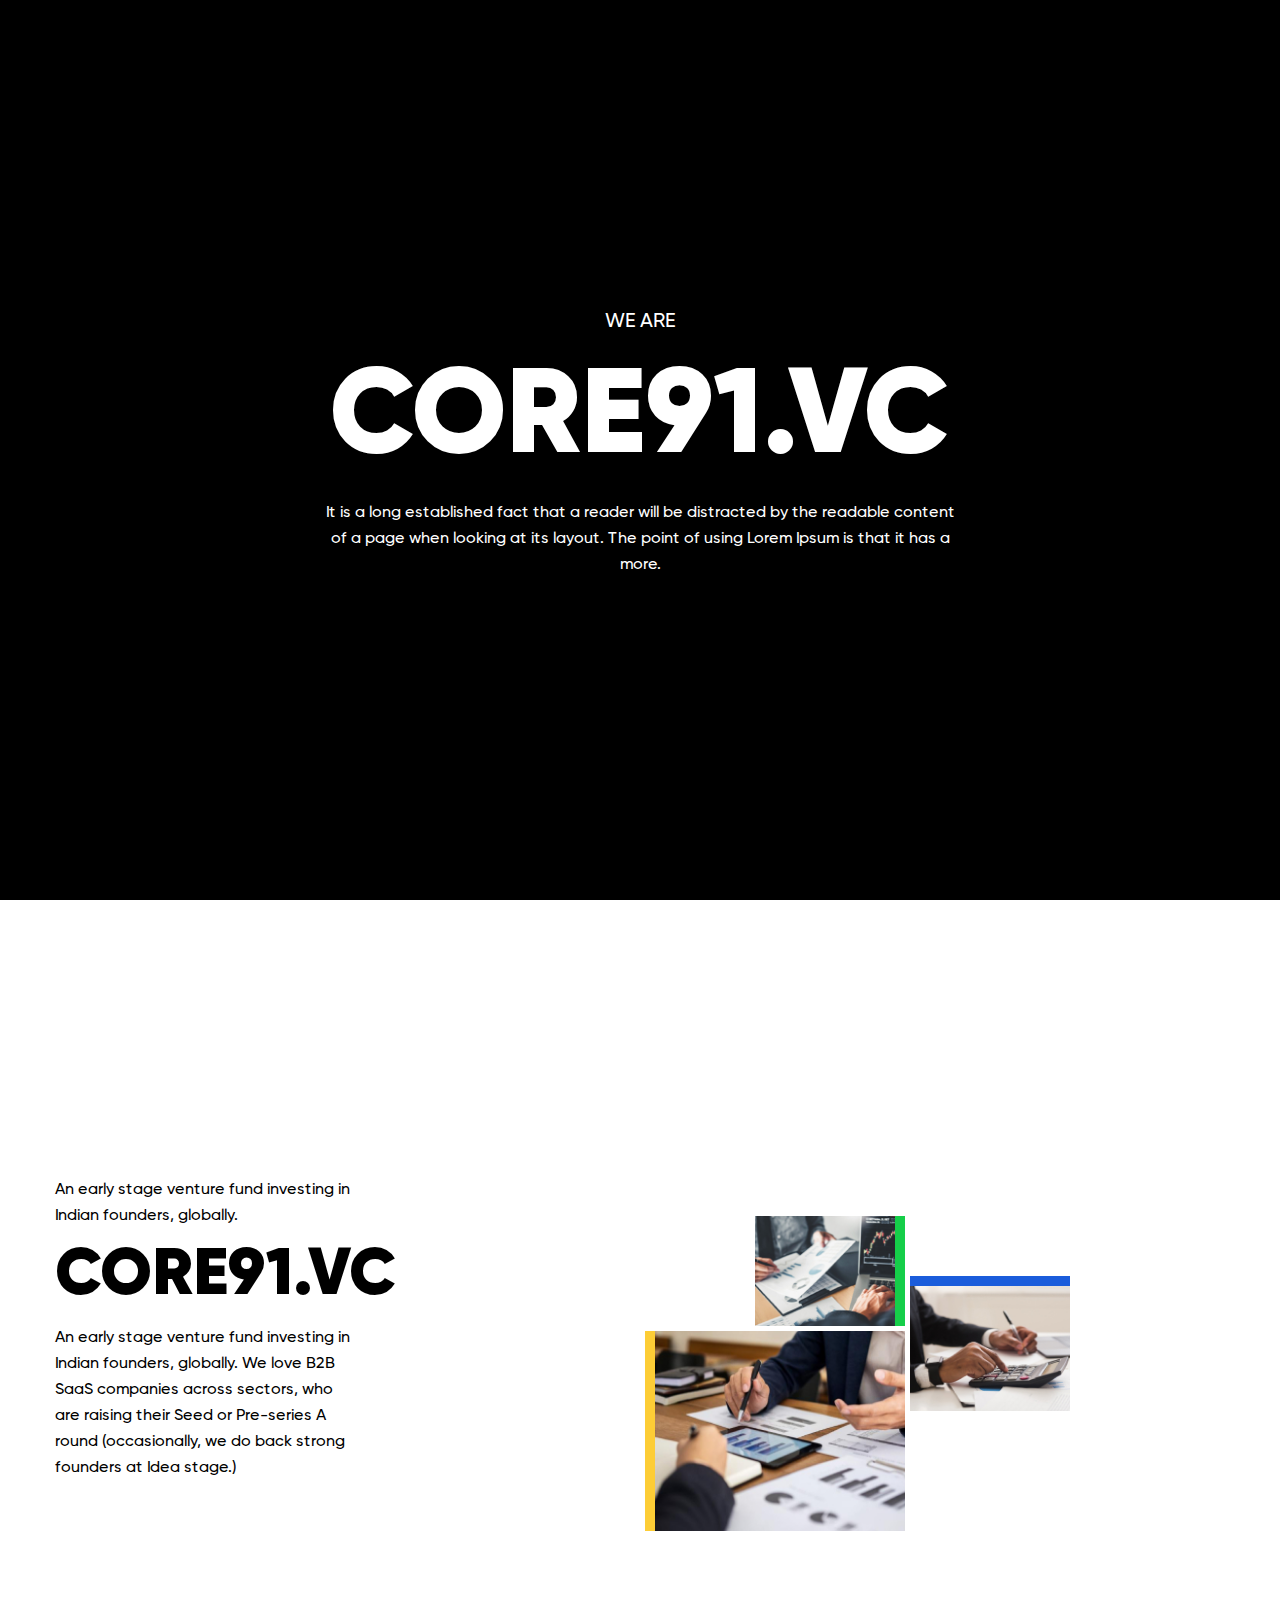
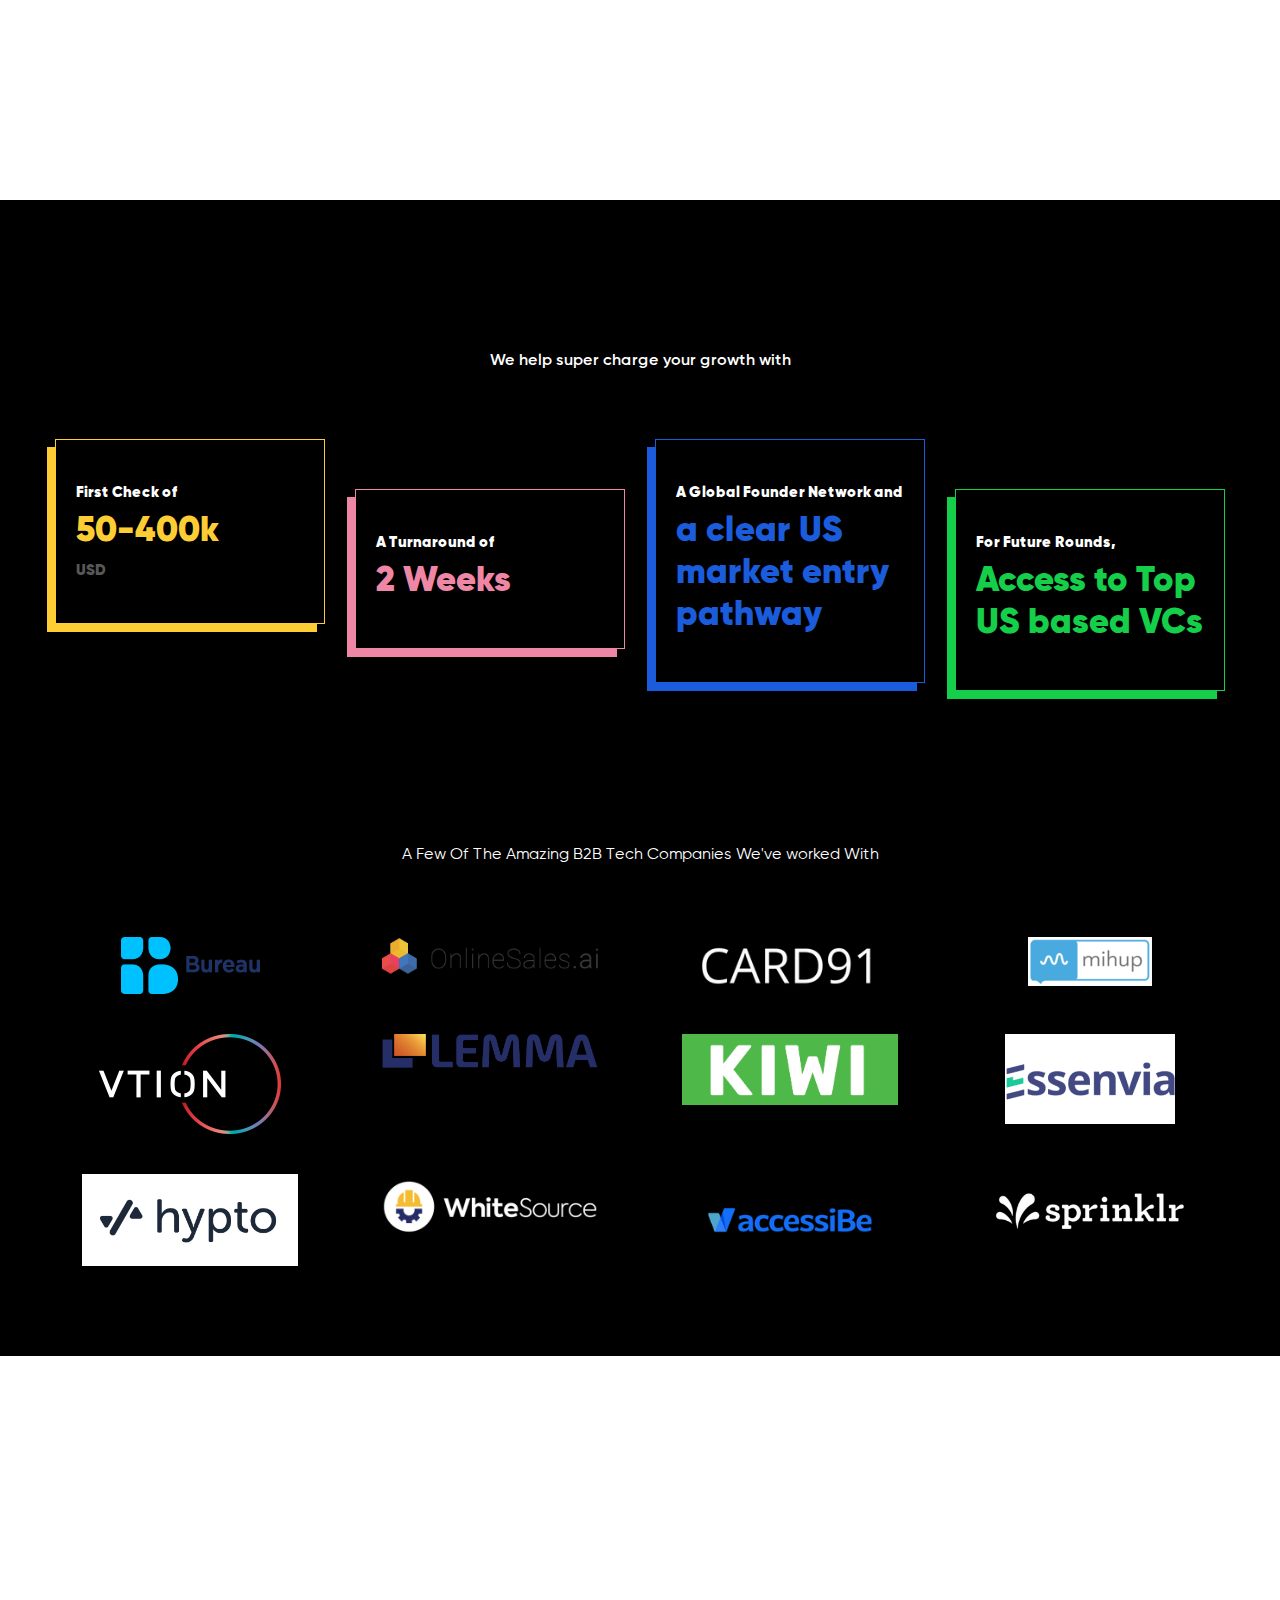
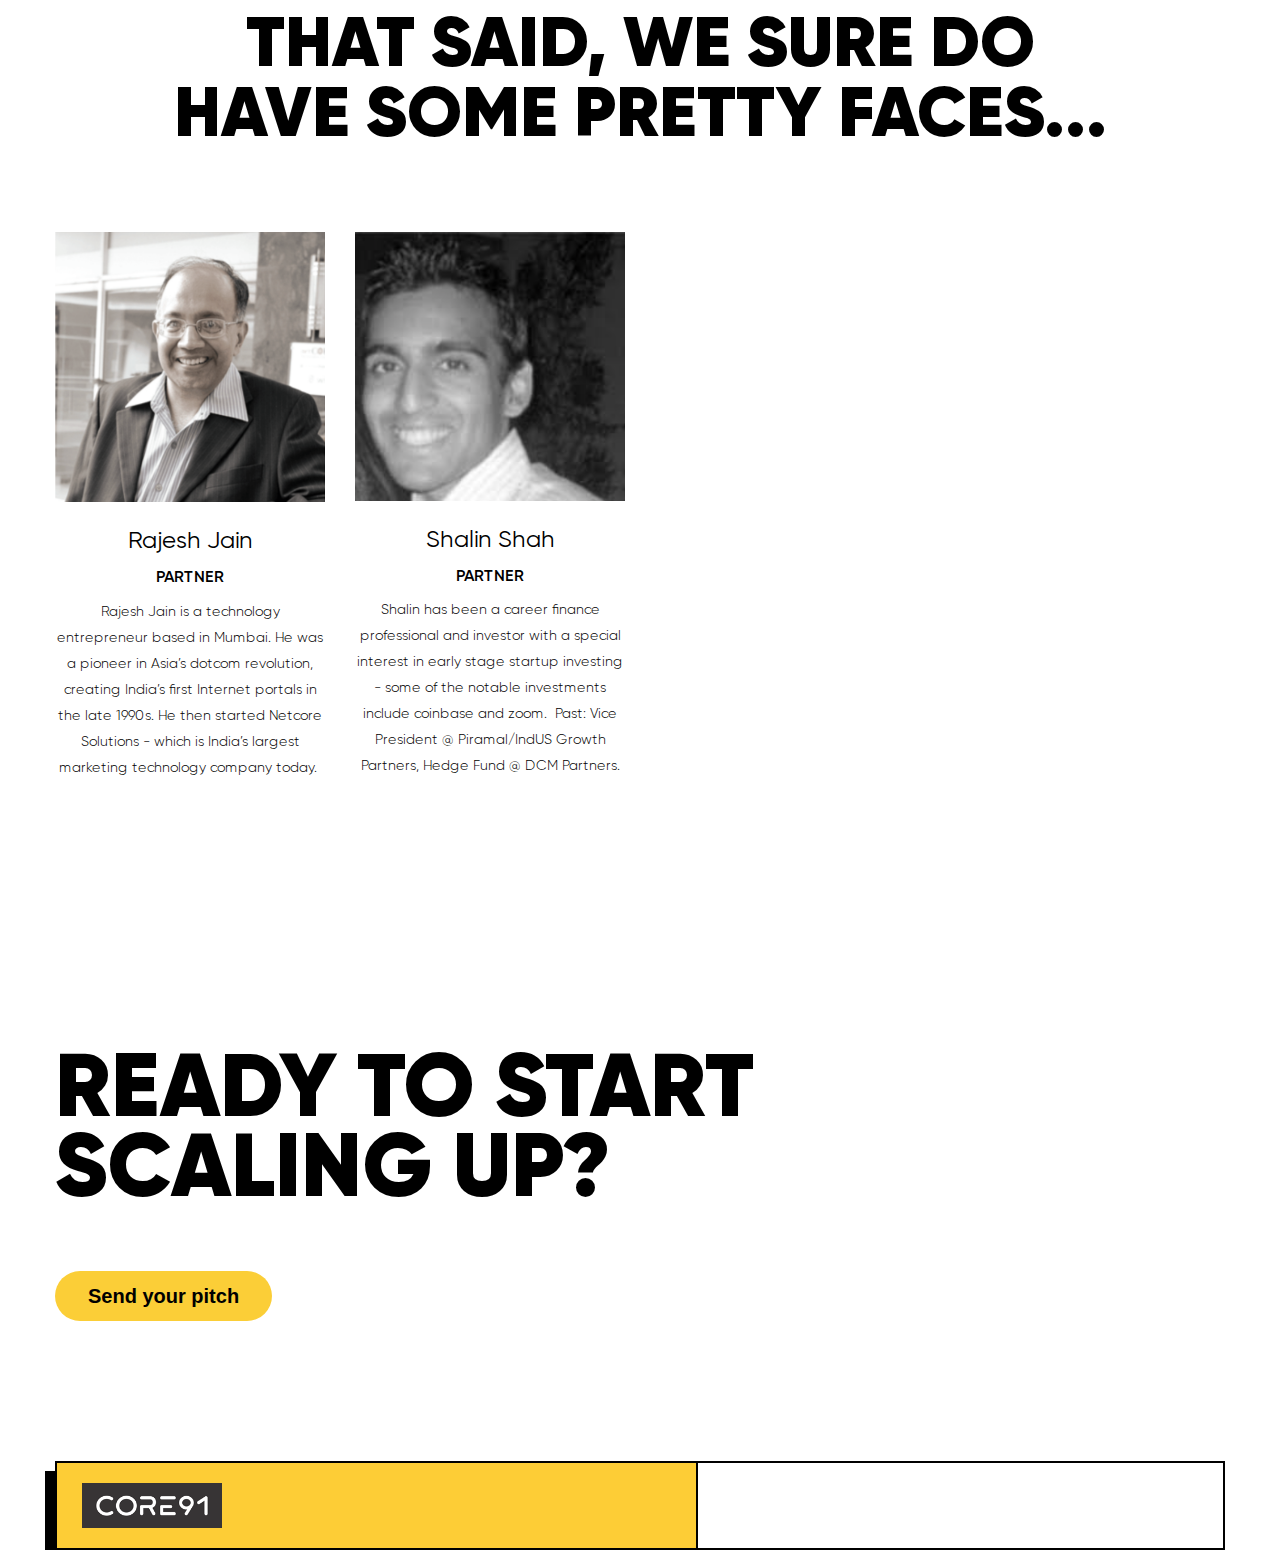
<file: C91/index.html>
<!DOCTYPE html>
<html lang="en">
<head>
    <meta charset="UTF-8">
    <meta name="viewport" content="width=device-width, initial-scale=1.0">
    <meta http-equiv="X-UA-Compatible" content="ie=edge">
    <title>CORE91.VC</title>

    <!-- all css in here -->

    <!-- default costom css  -->
    <link rel="stylesheet" href="assets/css/default.css">
    <!-- bootstrap.min css -->
    <link rel="stylesheet" href="assets/css/bootstrap.min.css">
    <!-- fontawesome css  -->
    <link rel="stylesheet" href="assets/css/fontawesome-all.min.css">
    <!-- main style css  -->
    <link rel="stylesheet" href="assets/css/style.css">
    <!-- responsive css  -->
    <link rel="stylesheet" href="assets/css/responsive.css">

</head>
<body>

    <!-- hero html start in here -->
    <div class="hero_area black-bg">
        <div class="container">
            <div class="row">
                <div class="col-12">
                    <div class="hero_section text-center">
                        <h4>We are</h4>
                        <h1>CORE91.VC</h1>
                        <p>It is a long established fact that a reader will be distracted by the readable content of a page when looking at its layout. The point of using Lorem Ipsum is that it has a more.</p>
                    </div>
                </div>
            </div>
        </div>
    </div>
    <!-- hero html end in here -->

    <!-- about-section html start in here -->
    <div class="about_area">
        <div class="container">
            <div class="row">
                <div class="col-lg-4">
                    <div class="about_text">
                        <p class="about_tit">An early stage venture fund investing in Indian founders, globally. </p>
                        <h1>CORE91.VC</h1>
                        <p>An early stage venture fund investing in Indian founders, globally. We love B2B SaaS companies across sectors, who are raising their Seed or Pre-series A round (occasionally, we do back strong founders at Idea stage.) </p>
                    </div>
                </div>
                <div class="col-lg-8">
                    <div class="about_photo">
                        <img src="assets/img/about-img/about-img1.jpg" alt="" class="about_img1">
                        <img src="assets/img/about-img/about-img2.jpg" alt="" class="about_img2">
                        <img src="assets/img/about-img/about-img3.jpg" alt="" class="about_img3">
                        <span class="about-img4"></span>
                    </div>
                </div>
            </div>
        </div>
    </div>
    <!-- about-section html end in here -->

    <!-- check-section html start in here -->
    <div class="check_box black-bg">
        <div class="container">
          <h3 class="brand_titel">We help super charge your growth with</h3>

            <div class="row">
                <div class="col-lg-3 col-md-6">
                    <div class="check_item yt">
                        <p>First Check of</p>
                        <h1>50-400k</h1>
                        <span>USD</span>
                    </div>
                </div>
                <div class="col-lg-3 col-md-6">
                    <div class="check_item pk mt-50">
                        <p>A Turnaround of</p>
                        <h1>2 Weeks</h1>
                      <!--  <span>USD</span> -->
                    </div>
                </div>
                <div class="col-lg-3 col-md-6">
                    <div class="check_item bl">
                        <p>A Global Founder Network and</p>
                        <h1>a clear US market entry pathway</h1>
                        <!--   <span>USD</span> -->
                    </div>
                </div>
                <div class="col-lg-3 col-md-6">
                    <div class="check_item gr mt-50">
                        <p>For Future Rounds,</p>
                        <h1>Access to Top US based VCs</h1>
                      <!--      <span>USD</span>  -->
                    </div>
                </div>
            </div>
        </div>
    </div>
    <!-- check-section html end in here -->

    <!-- brand-section html start in here -->
    <div class="brand_area black-bg">
        <div class="container">
            <div class="row">
                <div class="col-12">
                    <p class="brand_titel">A Few Of The Amazing B2B Tech Companies We've worked With</p>
                </div>
            </div>
            <div class="row">
                <div class="col-lg-3 col-md-4 col-6">
                    <div class="brand_item">
                        <img src="assets/img/brand-img/brand-img1.png" alt="#">
                    </div>
                </div>
                <div class="col-lg-3 col-md-4 col-6">
                    <div class="brand_item">
                        <img src="assets/img/brand-img/brand-img2.png" alt="#">
                    </div>
                </div>
                <div class="col-lg-3 col-md-4 col-6">
                    <div class="brand_item">
                        <img src="assets/img/brand-img/brand-img3.png" alt="#">
                    </div>
                </div>
                <div class="col-lg-3 col-md-4 col-6">
                    <div class="brand_item">
                        <img src="assets/img/brand-img/brand-img4.png" alt="#">
                    </div>
                </div>
                <div class="col-lg-3 col-md-4 col-6">
                    <div class="brand_item">
                        <img src="assets/img/brand-img/brand-img5.png" alt="#">
                    </div>
                </div>
                <div class="col-lg-3 col-md-4 col-6">
                    <div class="brand_item">
                        <img src="assets/img/brand-img/brand-img6.png" alt="#">
                    </div>
                </div>
                <div class="col-lg-3 col-md-4 col-6">
                    <div class="brand_item">
                        <img src="assets/img/brand-img/brand-img7.png" alt="#">
                    </div>
                </div>
                <div class="col-lg-3 col-md-4 col-6">
                    <div class="brand_item">
                        <img src="assets/img/brand-img/brand-img8.png" alt="#">
                    </div>
                </div>
                <div class="col-lg-3 col-md-4 col-6">
                    <div class="brand_item">
                        <img src="assets/img/brand-img/brand-img9.png" alt="#">
                    </div>
                </div>
                <div class="col-lg-3 col-md-4 col-6">
                    <div class="brand_item">
                        <img src="assets/img/brand-img/brand-img10.png" alt="#">
                    </div>
                </div>
                <div class="col-lg-3 col-md-4 col-6">
                    <div class="brand_item">
                        <img src="assets/img/brand-img/brand-img11.png" alt="#">
                    </div>
                </div>
                <div class="col-lg-3 col-md-4 col-6">
                    <div class="brand_item">
                        <img src="assets/img/brand-img/brand-img12.png" alt="#">
                    </div>
                </div>
            </div>
        </div>
    </div>
    <!-- brand-section html end in here -->


    <!-- team-section html start in here -->
    <div class="team_area">
        <div class="container">
          <center>
            <div class="row">
                <div class="col-12">
                    <h1 class="team_titel">That said, we sure do have some pretty faces...</h1>
                </div>
            </div>
            <div class="row">

                <div class="col-lg-3 col-sm-3">
                    <div class="team_item">
                        <div class="team_img">
                            <img src="assets/img/team-img/team-img2.png" alt="">
                        </div>
                        <h3><a href="#">Rajesh Jain</a></h3>
                        <h4>Partner</h4>
                        <p>Rajesh Jain is a technology entrepreneur based in Mumbai. He was a pioneer in Asia’s dotcom revolution, creating India’s first Internet portals in the late 1990s. He then started Netcore Solutions - which is India’s largest marketing technology company today. </p>
                    </div>
                </div>
                <div class="col-lg-3 col-sm-3">
                    <div class="team_item">
                        <div class="team_img">
                            <img src="assets/img/team-img/team-img3.png" alt="">
                        </div>
                        <h3><a href="#">Shalin Shah</a></h3>
                        <h4>Partner</h4>
                        <p>Shalin has been a career finance professional and investor with a special interest in early stage startup investing - some of the notable investments include coinbase and zoom. 
Past: Vice President @ Piramal/IndUS Growth Partners, Hedge Fund @ DCM Partners.</p>
                    </div>
                </div>

            </div>          </center>

        </div>
    </div>
    <!-- team-section html end in here -->




    <!-- footer html start in here -->
    <footer>
        <div class="footer_area">
            <div class="container">
                <div class="row">
                    <div class="col-12">
                        <h1 class="footer_titel">ready to start scaling up?</h1>
                        <script src="//embed.typeform.com/next/embed.js"></script>
  <button data-tf-popup="UxDqoUck" data-tf-size="70" style="all:unset;font-family:Helvetica,Arial,sans-serif;display:inline-block;max-width:100%;white-space:nowrap;overflow:hidden;text-overflow:ellipsis;background-color:#FBCE37;color:#000000;font-size:20px;border-radius:25px;padding:0 33px;font-weight:bold;height:50px;cursor:pointer;line-height:50px;text-align:center;margin:0;text-decoration:none;">Send your pitch</button>
                    </div>
                </div>
                <div class="row">
                    <div class="col-12">
                        <div class="footer_inner_box">
                            <div class="footer_link">
                                <div class="footer_logo">
                                    <img src="assets/img/logo/footer-logo.png" alt="">
                                </div>
                                <script src="//embed.typeform.com/next/embed.js"></script>

                        </div>
                    </div>
                </div>
                <div class="row">
                    <div class="col-12">
                    </div>
                </div>
            </div>
        </div>
    </footer>
    <!-- footer html end in here -->



    <!-- main js & plugins js -->

    <!--jquery.min -->
    <script src="assets/js/jquery-3.5.1.min.js"></script>
    <!-- poper js  -->
    <script src="assets/js/popper.min.js"></script>
    <!-- bootstrap js  -->
    <script src="assets/js/bootstrap.min.js"></script>
    <!-- scrollUp js -->
    <script src="assets/js/jquery.scrollUp.min.js"></script>
    <!-- main active js -->
    <script src="assets/js/active.js"></script>

</body>
</html>
</file>
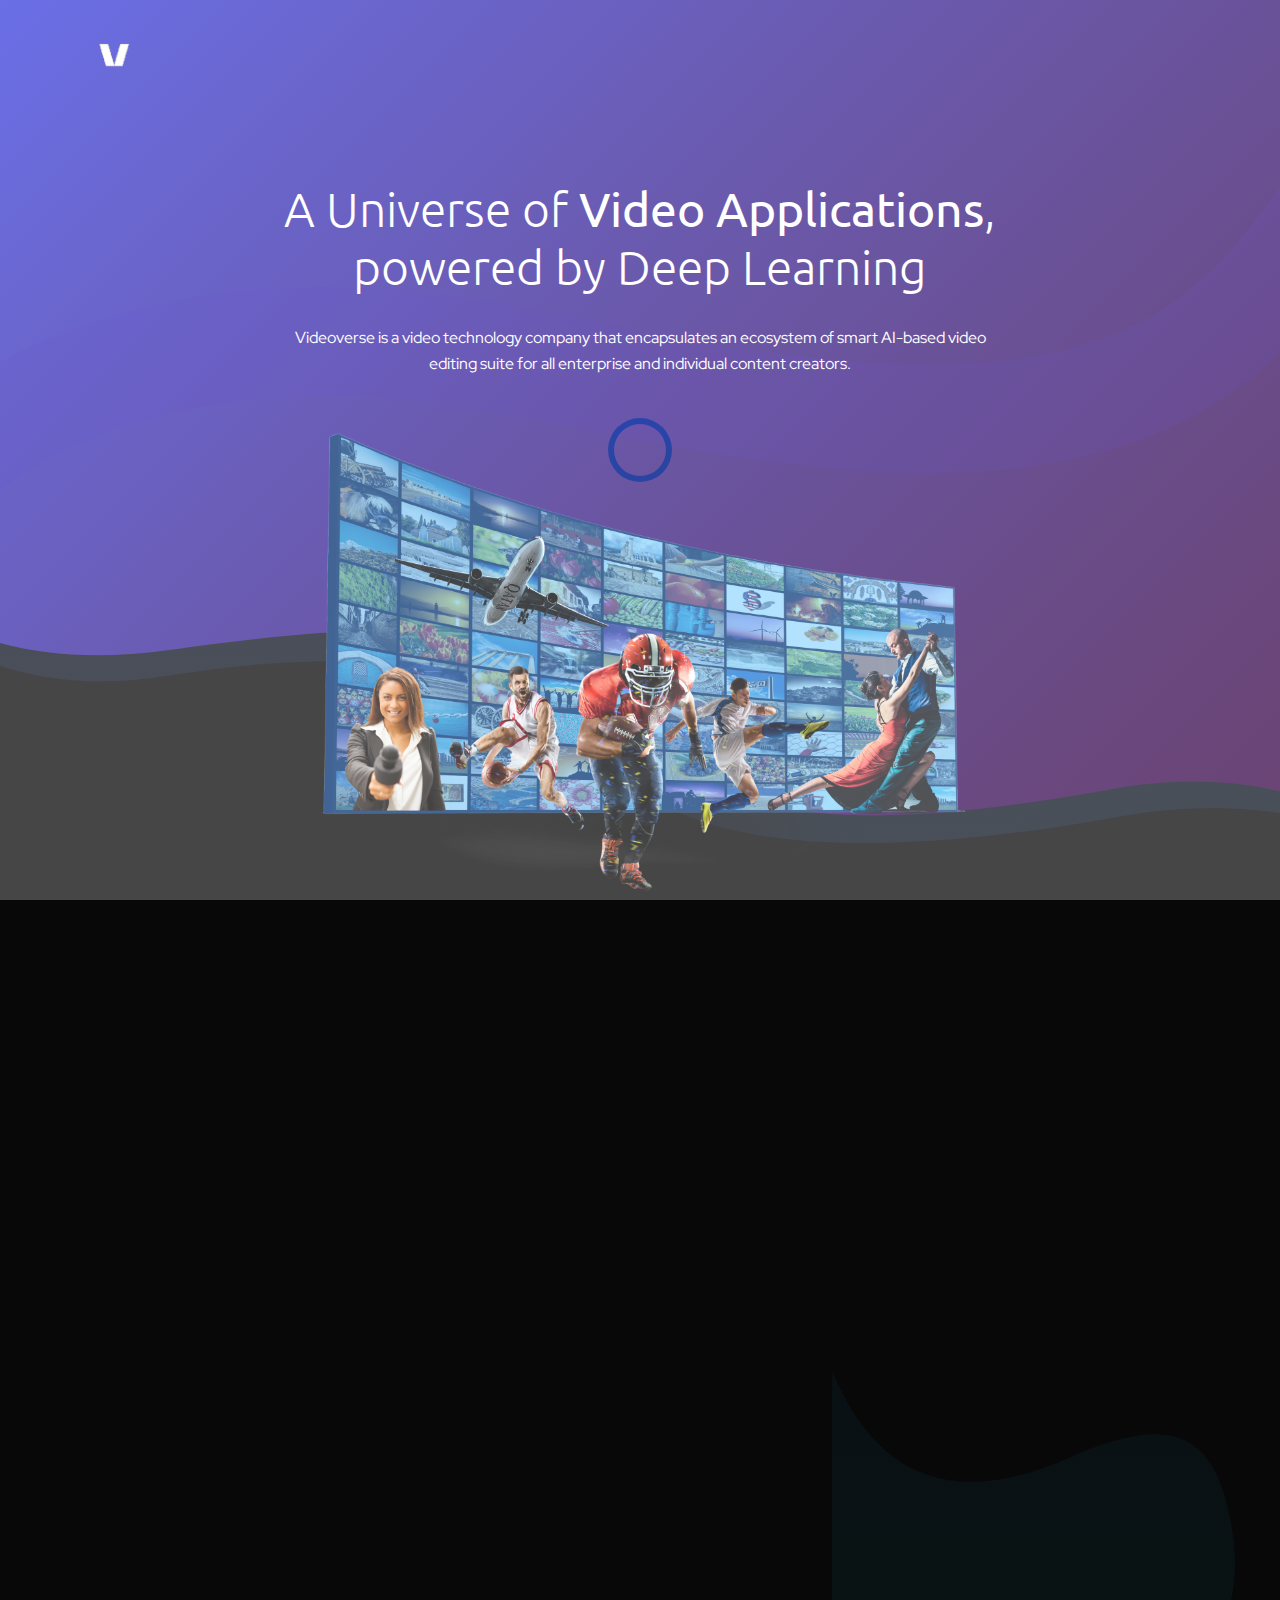
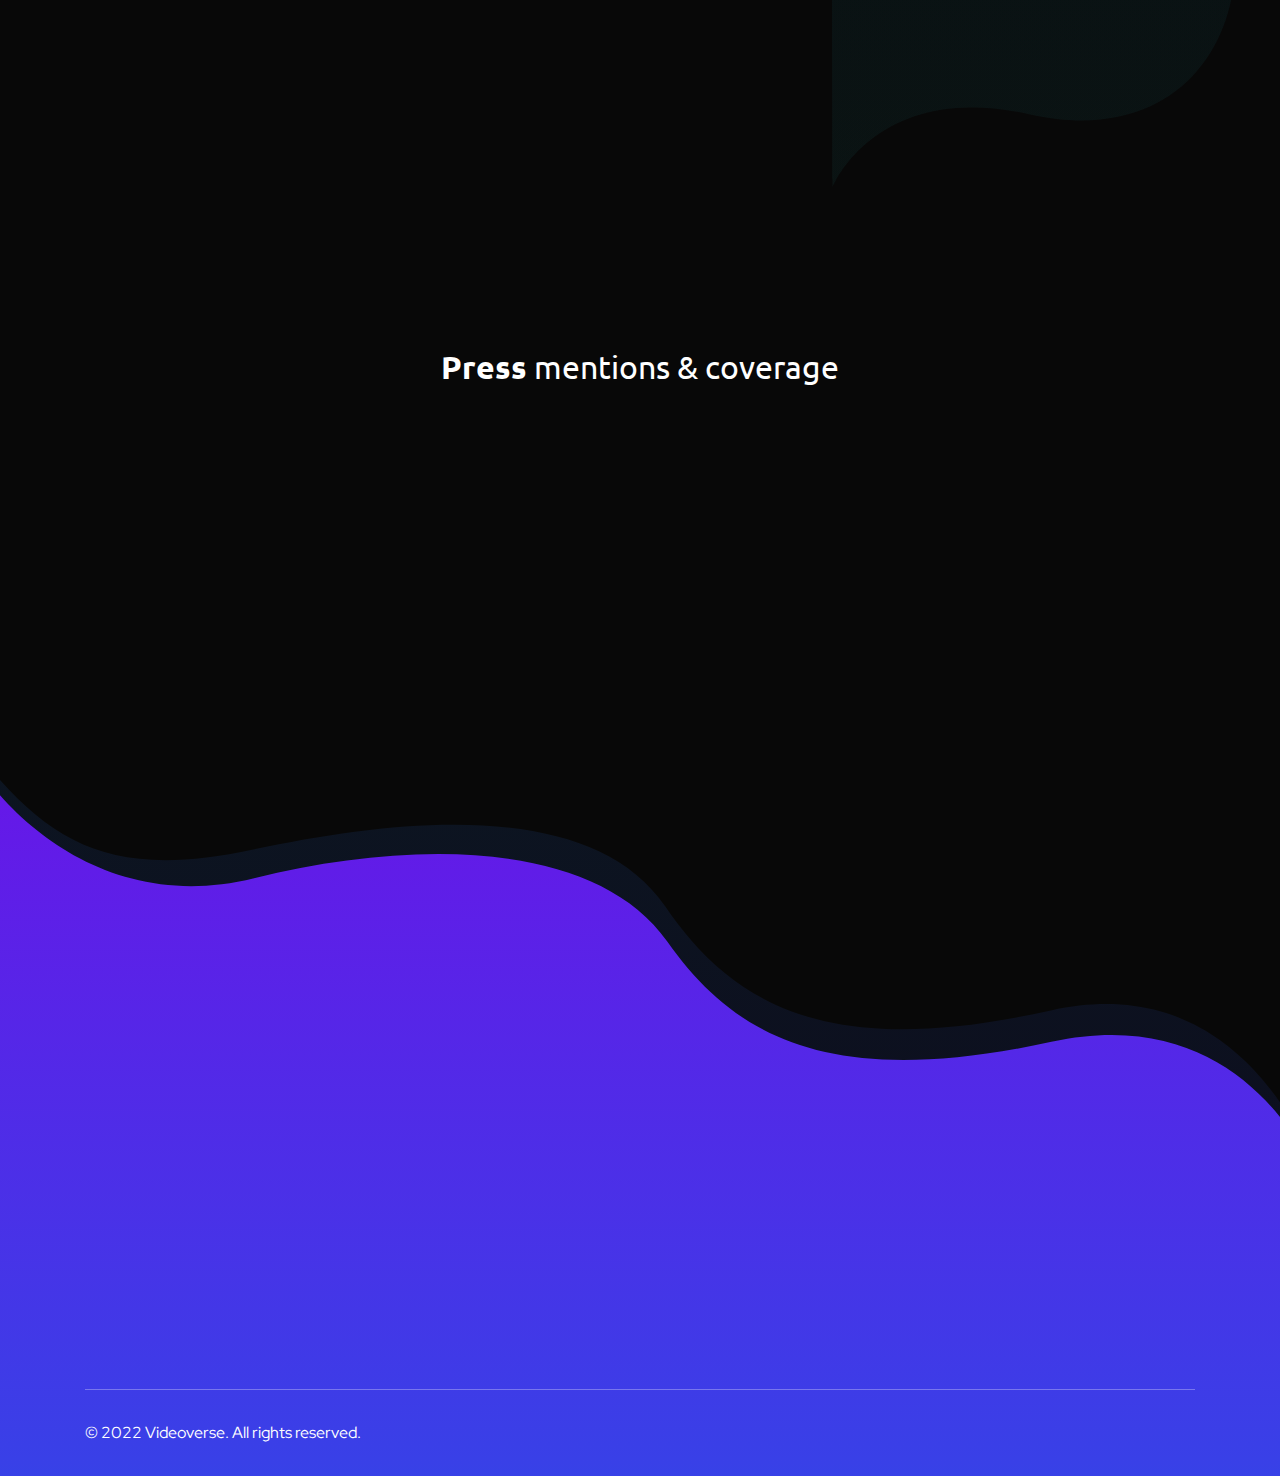
<file: VVERSE/index.html>
<! –– /.................................................................................................................................. -->
<! –– //.........................................................................SS....................................................... -->
<! –– //.VVVVV......VVVVVVVVVV......VVVVV.EEEEEEEEEEEEEE..RRRRRRRRRRRRR.......SSSSSSSSS.....EEEEEEEEEEEEE..............AAAAAA......IIIII.. -->
<! –– //.VVVVV......VVVVVVVVVV......VVVVV.EEEEEEEEEEEEEE..RRRRRRRRRRRRRR....SSSSSSSSSSSS....EEEEEEEEEEEEE..............AAAAAA......IIIII.. -->
<! –– //.VVVVVV.....VVVVVVVVVVV.....VVVVV.EEEEEEEEEEEEEE..RRRRRRRRRRRRRRR..SSSSSSSSSSSSSS...EEEEEEEEEEEEE.............AAAAAAA......IIIII.. -->
<! –– //..VVVVV....VVVVVV.VVVVV....VVVVVV.EEEEEEEEEEEEEE..RRRRRRRRRRRRRRR..SSSSSSSSSSSSSS...EEEEEEEEEEEEE.............AAAAAAAA.....IIIII.. -->
<! –– //..VVVVV....VVVVV..VVVVV....VVVVV..EEEEE...........RRRRR.....RRRRRR.SSSSS....SSSSS...EEEE......................AAAAAAAA.....IIIII.. -->
<! –– //..VVVVVV...VVVVV..VVVVVV...VVVVV..EEEEE...........RRRRR......RRRRR.SSSSS.....SSSS...EEEE.....................AAAAAAAAA.....IIIII.. -->
<! –– //...VVVVV..VVVVV....VVVVV..VVVVV...EEEEE...........RRRRR......RRRRR.SSSSSSS..........EEEE.....................AAAAAAAAAA....IIIII.. -->
<! –– //...VVVVV..VVVVV....VVVVV..VVVVV...EEEEEEEEEEEEE...RRRRR....RRRRRR..SSSSSSSSSSS......EEEEEEEEEEEEE...........AAAAAAAAAAA....IIIII.. -->
<! –– //...VVVVV..VVVVV....VVVVV..VVVVV...EEEEEEEEEEEEE...RRRRRRRRRRRRRRR...SSSSSSSSSSSS....EEEEEEEEEEEEE...........AAAAA.AAAAA....IIIII.. -->
<! –– //....VVVVV.VVVV......VVVVV.VVVV....EEEEEEEEEEEEE...RRRRRRRRRRRRRR....SSSSSSSSSSSSS...EEEEEEEEEEEEE...........AAAAA..AAAAA...IIIII.. -->
<! –– //....VVVVVVVVVV......VVVVVVVVVV....EEEEEEEEEEEEE...RRRRRRRRRRRRRRR.....SSSSSSSSSSSS..EEEEEEEEEEEEE..........AAAAAA..AAAAA...IIIII.. -->
<! –– //....VVVVVVVVVV......VVVVVVVVVV....EEEEE...........RRRRRRRRRRRRRRR.........SSSSSSSS..EEEE...................AAAAAAAAAAAAAA..IIIII.. -->
<! –– //.....VVVVVVVV........VVVVVVVV.....EEEEE...........RRRRR.....RRRRR..SSSS......SSSSS..EEEE...................AAAAAAAAAAAAAA..IIIII.. -->
<! –– //.....VVVVVVVV........VVVVVVVV.....EEEEE...........RRRRR.....RRRRR..SSSSS.....SSSSS..EEEE..................AAAAAAAAAAAAAAA..IIIII.. -->
<! –– //.....VVVVVVVV........VVVVVVVV.....EEEEEEEEEEEEEEE.RRRRR.....RRRRR..SSSSSS...SSSSSS..EEEEEEEEEEEEEE........AAAAAAAAAAAAAAAA.IIIII.. -->
<! –– //......VVVVVV..........VVVVVV......EEEEEEEEEEEEEEE.RRRRR.....RRRRR..SSSSSSSSSSSSSSS..EEEEEEEEEEEEEE........AAAAA......AAAAA.IIIII.. -->
<! –– //......VVVVVV..........VVVVVV......EEEEEEEEEEEEEEE.RRRRR.....RRRRRR..SSSSSSSSSSSSS...EEEEEEEEEEEEEE........AAAAA......AAAAA.IIIII.. -->
<! –– //......VVVVVV..........VVVVVV......EEEEEEEEEEEEEEE.RRRRR......RRRRR...SSSSSSSSSSS....EEEEEEEEEEEEEE........AAAA.......AAAAAAIIIII.. -->
<! –– //.......................................................................SSSSSSS.................................................... -->
<! –– //.................................................................................................................................. -->

<!doctype html>
<html class="no-js" lang="en">

<head>
    <meta charset="utf-8">

    <!--====== Title ======-->
    <title>Videoverse.ai — The Video AI Company</title>

    <meta name="description" content="">
    <meta name="viewport" content="width=device-width, initial-scale=1">

    <!--====== Favicon Icon ======-->
    <link rel="shortcut icon" href="assets/images/favicon.png" type="image/png">

    <!--====== Animate CSS ======-->
    <link rel="stylesheet" href="assets/css/animate.css">

    <!--====== Magnific Popup CSS ======-->
    <link rel="stylesheet" href="assets/css/magnific-popup.css">

    <!--====== Slick CSS ======-->
    <link rel="stylesheet" href="assets/css/slick.css">

    <!--====== Line Icons CSS ======-->
    <link rel="stylesheet" href="assets/css/LineIcons.css">

    <!--====== Font Awesome CSS ======-->
    <link rel="stylesheet" href="assets/css/font-awesome.min.css">

    <!--====== Bootstrap CSS ======-->
    <link rel="stylesheet" href="assets/css/bootstrap.min.css">

    <!--====== Default CSS ======-->
    <link rel="stylesheet" href="assets/css/default.css">

    <!--====== Style CSS ======-->
    <link rel="stylesheet" href="assets/css/style.css">

</head>

<body>
    <!--[if IE]>
    <p class="browserupgrade">You are using an <strong>outdated</strong> browser. Please <a href="https://browsehappy.com/">upgrade your browser</a> to improve your experience and security.</p>
  <![endif]-->


    <!--====== PRELOADER PART START ======-->

    <div class="preloader">
        <div class="loader">
            <div class="ytp-spinner">
                <div class="ytp-spinner-container">
                    <div class="ytp-spinner-rotator">
                        <div class="ytp-spinner-left">
                            <div class="ytp-spinner-circle"></div>
                        </div>
                        <div class="ytp-spinner-right">
                            <div class="ytp-spinner-circle"></div>
                        </div>
                    </div>
                </div>
            </div>
        </div>
    </div>

    <!--====== PRELOADER PART ENDS ======-->

    <!--====== HEADER PART START ======-->

    <header class="header-area">
        <div class="navbar-area">
            <div class="container">
                <div class="row">
                    <div class="col-lg-12">
                        <nav class="navbar navbar-expand-lg">
                            <a class="navbar-brand" href="index.html">
                                <img src="assets/images/videoverse-logo.gif" alt="Logo">
                            </a>
                            <button class="navbar-toggler" type="button" data-toggle="collapse" data-target="#navbarSupportedContent" aria-controls="navbarSupportedContent" aria-expanded="false" aria-label="Toggle navigation">
                                <span class="toggler-icon"></span>
                                <span class="toggler-icon"></span>
                                <span class="toggler-icon"></span>
                            </button>

                          <!--  <div class="collapse navbar-collapse sub-menu-bar" id="navbarSupportedContent">
                                <ul id="nav" class="navbar-nav ml-auto">
                                    <li class="nav-item active">
                                        <a class="page-scroll" href="#home">Home</a>
                                    </li>
                                    <li class="nav-item">
                                        <a class="page-scroll" href="#features">Features</a>
                                    </li>
                                    <li class="nav-item">
                                        <a class="page-scroll" href="#about">About</a>
                                    </li>
                                    <li class="nav-item">
                                        <a class="page-scroll" href="#facts">Why</a>
                                    </li>
                                    <li class="nav-item">
                                        <a class="page-scroll" href="#team">Team</a>
                                    </li>
                                    <li class="nav-item">
                                        <a class="page-scroll" href="#blog">Blog</a>
                                    </li>
                                </ul>
                            </div>

                            <div class="navbar-btn d-none d-sm-inline-block">
                                <a class="main-btn" data-scroll-nav="0" href="#pricing">Press Kit</a>
                            </div>--->
                        </nav>
                    </div>
                </div> <!-- row -->
            </div> <!-- container -->
        </div> <!-- navbar area -->

        <div id="home" class="header-hero bg_cover" style="background-image: url(assets/images/banner-bg.svg)">
            <div class="container">
                <div class="row justify-content-center">
                    <div class="col-lg-8">
                        <div class="header-hero-content text-center">
                            <h1 class="header-sub-title wow fadeInUp" data-wow-duration="1.3s" data-wow-delay="0.2s">A Universe of <strong>Video Applications</strong>, powered by <span>Deep Learning</h1>
                            <p class="text wow fadeInUp" data-wow-duration="1.3s" data-wow-delay="0.8s">Videoverse is a video technology company that encapsulates an ecosystem of smart AI-based video editing suite for all enterprise and individual content creators.</p>
                          <!--  <a href="#" class="main-btn wow fadeInUp" data-wow-duration="1.3s" data-wow-delay="1.1s">Get Started</a> -->
                        </div> <!-- header hero content -->
                    </div>
                </div> <!-- row -->
                <div class="row">
                    <div class="col-lg-12">
                        <div class="header-hero-image text-center wow fadeIn" data-wow-duration="1.3s" data-wow-delay="1.4s">
                            <img src="assets/images/header-hero.png" alt="hero">
                        </div> <!-- header hero image -->
                    </div>
                </div> <!-- row -->
            </div> <!-- container -->
        <!--    <div id="particles-1" class="particles"></div> -->
        </div> <!-- header hero -->
    </header>

    <!--====== HEADER PART ENDS ======-->

    <!--====== BRAMD PART START ======

    <div class="brand-area pt-90">
        <div class="container">
            <div class="row">
                <div class="col-lg-12">
                    <div class="brand-logo d-flex align-items-center justify-content-center justify-content-md-between">
                        <div class="single-logo mt-30 wow fadeIn" data-wow-duration="1s" data-wow-delay="0.2s">
                            <img src="assets/images/brand-1.png" alt="brand">
                        </div>
                        <div class="single-logo mt-30 wow fadeIn" data-wow-duration="1.5s" data-wow-delay="0.2s">
                            <img src="assets/images/brand-2.png" alt="brand">
                        </div>
                        <div class="single-logo mt-30 wow fadeIn" data-wow-duration="1.5s" data-wow-delay="0.3s">
                            <img src="assets/images/brand-3.png" alt="brand">
                        </div>
                        <div class="single-logo mt-30 wow fadeIn" data-wow-duration="1.5s" data-wow-delay="0.4s">
                            <img src="assets/images/brand-4.png" alt="brand">
                        </div>
                        <div class="single-logo mt-30 wow fadeIn" data-wow-duration="1.5s" data-wow-delay="0.5s">
                            <img src="assets/images/brand-5.png" alt="brand">
                        </div>
                    </div>
                </div>
            </div>
        </div>
    </div>

    <!====== BRAMD PART ENDS ======-->

    <!--====== SERVICES PART START ======-->

    <section id="features" class="services-area">
        <div class="container-fulid">
            <div class="row justify-content-center">
                <div class="col-lg-10">
                  <!--  <div class="section-title text-center pb-40">
                        <div class="line m-auto"></div>
                        <h3 class="title">Democratizing access to cutting-edge video technologies,<br/><span> for all use-cases and user types.</span></h3>
                    </div> <!-- row -->
                    <div class="row justify-content-center">
                        <div class="col-lg-4 col-md-7 col-sm-8">
                            <div class="single-services text-center mt-30 wow fadeIn" data-wow-duration="1s" data-wow-delay="0.2s">
                                <div class="services-icon">
                                    <img class="shape" src="assets/images/services-shape.svg" alt="shape">
                                    <img class="shape-1" src="assets/images/services-shape-1.svg" alt="shape">
                                </div>
                                <div class="services-content mt-30">
                                    <h4 class="services-title"><a href="#">Magnifi</a></h4>
                                    <p class="text">Automated video editing using AI and ML trained solutions, creating new and shareable assets like highlights, teasers and promos in real-time, increasing viewer engagement & impact.</p>
                                </div>
                            </div> <!-- single services -->
                        </div>
                        <div class="col-lg-4 col-md-7 col-sm-8">
                            <div class="single-services text-center mt-30 wow fadeIn" data-wow-duration="1s" data-wow-delay="0.5s">
                                <div class="services-icon">
                                    <img class="shape" src="assets/images/services-shape.svg" alt="shape">
                                    <img class="shape-1" src="assets/images/services-shape-2.svg" alt="shape">
                                </div>
                                <div class="services-content mt-30">
                                    <h4 class="services-title"><a href="#">Styck</a></h4>
                                    <p class="text">Live streaming solution to connect with audience and maximize reach across multiple digital platforms simultaneously at the click of a button.</p>
                                </div>
                            </div> <!-- single services -->
                        </div>
                        <div class="col-lg-4 col-md-7 col-sm-8">
                            <div class="single-services text-center mt-30 wow fadeIn" data-wow-duration="1s" data-wow-delay="0.8s">
                                <div class="services-icon">
                                    <img class="shape" src="assets/images/services-shape.svg" alt="shape">
                                    <img class="shape-1" src="assets/images/services-shape-3.svg" alt="shape">
                                </div>
                                <div class="services-content mt-30">
                                    <h4 class="services-title"><a href="#">Illustro</a></h4>
                                    <p class="text">A cloud-based intuitive video editing tool that empowers you to create best-in-class videos and share impactful stories.</p>
                                </div>
                            </div> <!-- single services -->
                        </div>
                    </div> <!-- row -->
        </div> <!-- container -->
    </section>

    <!--====== SERVICES PART ENDS ======-->

    <!--====== ABOUT PART START ======-->


    <section id="about" class="about-area pt-70">
        <div class="container">
            <div class="row">
                <div class="col-lg-6">
                    <div class="about-content mt-50 wow fadeInLeftBig" data-wow-duration="1s" data-wow-delay="0.5s">
                        <div class="section-title">
                            <h3 class="title">Empowering you to transform your video content</h3>
                        </div>
                        <p class="text">VideoVerse provides an ecosystem of ground-breaking and innovative video editing technologies that are unique and offer solutions for superlative transformation of videos and their seamless broadcasting. Our distinct products focus on revolutionizing how content is refined and consumed, thus, helping enterprises and individuals create impact and tell immersive stories across all media genres.</p>
                    </div>
                </div>
                <div class="col-lg-6">
                    <div class="about-image text-center mt-50 wow fadeInRightBig" data-wow-duration="1s" data-wow-delay="0.5s">
                        <img src="assets/images/about-side.jpg" alt="about">
                    </div>
                </div>
            </div>
        </div>
        <div class="about-shape-1">
            <img src="assets/images/about-shape-2.svg" alt="shape">
        </div>
    </section>

    <!--====== ABOUT PART ENDS ======-->

    <!--====== ABOUT PART START ======

    <section class="about-area pt-70">
        <div class="about-shape-2">
            <img src="assets/images/about-shape-2.svg" alt="shape">
        </div>
        <div class="container">
            <div class="row">
                <div class="col-lg-6 order-lg-last">
                    <div class="about-content mt-50 wow fadeInLeftBig" data-wow-duration="1s" data-wow-delay="0.5s">
                        <div class="section-title">
                            <div class="line"></div>
                            <h3 class="title">Modern design <span> with Essential Features</span></h3>
                        </div>
                        <p class="text">Lorem ipsum dolor sit amet, consetetur sadipscing elitr, seiam nonumy eirmod tempor invidunt ut labore et dolore magna aliquyam erat, sed diam voluptua. At vero eos et accusam et justo duo dolores et ea rebum. Stet clita kasd gubergren, no sea takimata sanctus est Lorem ipsum dolor sit amet. Lorem ipsum dolor sit amet, consetetur sadipscing.</p>
                        <a href="#" class="main-btn">Try it Free</a>
                    </div>
                </div>
                <div class="col-lg-6 order-lg-first">
                    <div class="about-image text-center mt-50 wow fadeInRightBig" data-wow-duration="1s" data-wow-delay="0.5s">
                        <img src="assets/images/about2.svg" alt="about">
                    </div>
                </div>
            </div>
        </div>
    </section>



    <section class="about-area pt-70">
        <div class="container">
            <div class="row">
                <div class="col-lg-6">
                    <div class="about-content mt-50 wow fadeInLeftBig" data-wow-duration="1s" data-wow-delay="0.5s">
                        <div class="section-title">
                            <div class="line"></div>
                            <h3 class="title"><span>Crafted for</span> SaaS, App and Software Landing Page</h3>
                        </div>
                        <p class="text">Lorem ipsum dolor sit amet, consetetur sadipscing elitr, seiam nonumy eirmod tempor invidunt ut labore et dolore magna aliquyam erat, sed diam voluptua. At vero eos et accusam et justo duo dolores et ea rebum. Stet clita kasd gubergren, no sea takimata sanctus est Lorem ipsum dolor sit amet. Lorem ipsum dolor sit amet, consetetur sadipscing.</p>
                        <a href="#" class="main-btn">Try it Free</a>
                    </div>
                </div>
                <div class="col-lg-6">
                    <div class="about-image text-center mt-50 wow fadeInRightBig" data-wow-duration="1s" data-wow-delay="0.5s">
                        <img src="assets/images/about3.svg" alt="about">
                    </div>
                </div>
            </div>
        </div>
        <div class="about-shape-1">
            <img src="assets/images/about-shape-1.svg" alt="shape">
        </div>
    </section>



    -->

    <!--====== VIDEO COUNTER PART START ======-->

    <!--
    <section id="facts" class="video-counter pt-70">
        <div class="container">
            <div class="row">
                <div class="col-lg-6">
                    <div class="video-content mt-50 wow fadeIn" data-wow-duration="1s" data-wow-delay="0.5s">
                        <img class="dots" src="assets/images/dots.svg" alt="dots">
                        <div class="video-wrapper">
                            <div class="video-image">
                                <img src="assets/images/video.png" alt="video">
                            </div>
                            <div class="video-icon">
                                <a href="https://www.youtube.com/watch?v=r44RKWyfcFw" class="video-popup"><i class="lni-play"></i></a>
                            </div>
                        </div>
                    </div>
                </div>
                <div class="col-lg-6">
                    <div class="counter-wrapper mt-50 wow fadeIn" data-wow-duration="1s" data-wow-delay="0.8s">
                        <div class="counter-content">
                            <div class="section-title">
                                <div class="line"></div>
                                <h3 class="title">Delivering excellence<span> with deep learning</span></h3>
                            </div>
                            <p class="text">Lorem ipsum dolor sit amet, consetetur sadipscing elitr, seiam nonumy eirmod tempor invidunt ut labore et dolore magna aliquyam erat, sed diam voluptua.</p>
                        </div>
                        <div class="row no-gutters">
                            <div class="col-4">
                                <div class="single-counter counter-color-1 d-flex align-items-center justify-content-center">
                                    <div class="counter-items text-center">
                                        <span class="count"><span class="counter">+72</span>%</span>
                                        <p class="text">viewer time spent</p>
                                    </div>
                                </div>
                            </div>
                            <div class="col-4">
                                <div class="single-counter counter-color-2 d-flex align-items-center justify-content-center">
                                    <div class="counter-items text-center">
                                        <span class="count"><span class="counter">+8.3</span>x</span>
                                        <p class="text">engagement rate</p>
                                    </div>
                                </div>
                            </div>
                            <div class="col-4">
                                <div class="single-counter counter-color-3 d-flex align-items-center justify-content-center">
                                    <div class="counter-items text-center">
                                        <span class="count"><span class="counter">12.9</span>mn+</span>
                                        <p class="text">hours of video scanned</p>
                                    </div>
                                </div>
                            </div>
                        </div>
                    </div>
                </div>
            </div>
        </div>
    </section>
-->
    <!--====== VIDEO COUNTER PART ENDS ======-->

    <!--====== TEAM PART START ======-->

    <!--
    <section id="team" class="team-area pt-120">
        <div class="container">
            <div class="row justify-content-center">
                <div class="col-lg-5">
                    <div class="section-title text-center pb-30">
                        <div class="line m-auto"></div>
                        <h3 class="title"><span>Meet Our</span> Creative Team Members</h3>
                    </div>
                </div>
            </div>
            <div class="row justify-content-center">
                <div class="col-lg-4 col-md-7 col-sm-8">
                    <div class="single-team text-center mt-30 wow fadeIn" data-wow-duration="1s" data-wow-delay="0.2s">
                        <div class="team-image">
                            <img src="assets/images/team-1.png" alt="Team">
                            <div class="social">
                                <ul>
                                    <li><a href="#"><i class="lni-facebook-filled"></i></a></li>
                                    <li><a href="#"><i class="lni-twitter-filled"></i></a></li>
                                    <li><a href="#"><i class="lni-instagram-filled"></i></a></li>
                                    <li><a href="#"><i class="lni-linkedin-original"></i></a></li>
                                </ul>
                            </div>
                        </div>
                        <div class="team-content">
                            <h5 class="holder-name"><a href="#">Vinayak S</a></h5>
                            <p class="text">Founder and CEO</p>
                        </div>
                    </div>
                </div>
                <div class="col-lg-4 col-md-7 col-sm-8">
                    <div class="single-team text-center mt-30 wow fadeIn" data-wow-duration="1s" data-wow-delay="0.5s">
                        <div class="team-image">
                            <img src="assets/images/team-2.png" alt="Team">
                            <div class="social">
                                <ul>
                                    <li><a href="#"><i class="lni-facebook-filled"></i></a></li>
                                    <li><a href="#"><i class="lni-twitter-filled"></i></a></li>
                                    <li><a href="#"><i class="lni-instagram-filled"></i></a></li>
                                    <li><a href="#"><i class="lni-linkedin-original"></i></a></li>
                                </ul>
                            </div>
                        </div>
                        <div class="team-content">
                            <h5 class="holder-name"><a href="#">Elon Musk</a></h5>
                            <p class="text">Sr. Software Engineer</p>
                        </div>
                    </div>
                </div>
                <div class="col-lg-4 col-md-7 col-sm-8">
                    <div class="single-team text-center mt-30 wow fadeIn" data-wow-duration="1s" data-wow-delay="0.8s">
                        <div class="team-image">
                            <img src="assets/images/team-3.png" alt="Team">
                            <div class="social">
                                <ul>
                                    <li><a href="#"><i class="lni-facebook-filled"></i></a></li>
                                    <li><a href="#"><i class="lni-twitter-filled"></i></a></li>
                                    <li><a href="#"><i class="lni-instagram-filled"></i></a></li>
                                    <li><a href="#"><i class="lni-linkedin-original"></i></a></li>
                                </ul>
                            </div>
                        </div>
                        <div class="team-content">
                            <h5 class="holder-name"><a href="#">Bob Saget</a></h5>
                            <p class="text">Business Development Manager</p>
                        </div>
                    </div>
                </div>
            </div>
        </div>
    </section>
-->
    <!--====== TEAM PART ENDS ======-->

    <!--====== TESTIMONIAL PART START ======-->

    <section id="testimonial" class="testimonial-area pt-120">
        <div class="container">
            <div class="row justify-content-center">
                <div class="col-lg-5">
                    <div class="section-title text-center pb-40">
                        <h3 class="title">Press<span> mentions & coverage</span></h3>
                    </div>

                    <!-- section title -->
                </div>
            </div> <!-- row -->
            <div class="row testimonial-active wow fadeInUpBig" data-wow-duration="1s" data-wow-delay="0.8s">
                <div class="col-lg-4">
                    <div class="single-testimonial">
                        <div class="testimonial-review d-flex align-items-center justify-content-between">
                            <div class="quota">
                                <i class="lni-quotation"></i>
                            </div>
                        </div>
                        <div class="testimonial-text">
                            <p class="text"><a href="https://www.vccircle.com/saas-platform-toch-ai-raises-11-7-mn-in-series-a-round-from-moneta-ventures-others">SaaS platform Toch.ai raises $11.7 mn in Series A round from Moneta Ventures, others</a></p>
                        </div>
                        <div class="testimonial-author d-flex align-items-center">

                        </div>
                    </div>

                    <!-- single testimonial -->
                </div>
                <div class="col-lg-4">
                    <div class="single-testimonial">
                        <div class="testimonial-review d-flex align-items-center justify-content-between">
                            <div class="quota">
                                <i class="lni-quotation"></i>
                            </div>
                        </div>
                        <div class="testimonial-text">
                            <p class="text"><a href="https://www.cxooutlook.com/it-takes-an-ecosystem-to-thrive-in-todays-broadcast-entertainment-market/">It Takes an ecosystem to thrive in today’s broadcast/entertainment market</a></p><br/>
                        </div>
                        <div class="testimonial-author d-flex align-items-center">

                        </div>
                    </div> <!-- single testimonial -->
                </div>
                <div class="col-lg-4">
                    <div class="single-testimonial">
                        <div class="testimonial-review d-flex align-items-center justify-content-between">
                            <div class="quota">
                                <i class="lni-quotation"></i>
                            </div>
                        </div>
                        <div class="testimonial-text">
                            <p class="text"><a href="https://yourstory.com/2021/11/toch-ai-startup-fund-invest-video-audio-tech-startups/amp">Toch.ai launches Rs 100 Cr startup fund to invest in video and audio tech startups</a></p><br/>
                        </div>
                        <div class="testimonial-author d-flex align-items-center">

                        </div>
                    </div> <!-- single testimonial -->
                </div>

                <div class="col-lg-4">
                    <div class="single-testimonial">
                        <div class="testimonial-review d-flex align-items-center justify-content-between">
                            <div class="quota">
                                <i class="lni-quotation"></i>
                            </div>
                        </div>
                        <div class="testimonial-text">
                            <p class="text"><a href="https://yourstory.com/2022/01/google-accelerator-programme-picks-20-startups-sixth-cohort/amp">Google picks 20 Indian startups for its for its 6th accelerator programme</a></p><br/>
                        </div>
                        <div class="testimonial-author d-flex align-items-center">

                        </div>
                    </div> <!-- single testimonial -->
                </div>

            </div> <!-- row -->
        </div> <!-- container -->
    </section>

    <!--====== TESTIMONIAL PART ENDS ======-->


    <!--====== FOOTER PART START ======-->

    <footer id="footer" class="footer-area pt-120">
        <div class="container">
            <div class="subscribe-area wow fadeIn" data-wow-duration="1s" data-wow-delay="0.5s">
                <div class="row">
                    <div class="col-lg-6">
                        <div class="subscribe-content mt-45">
                            <h4 class="subscribe-title">Request a callback <span>from Videoverse</span></h4>
                        </div>
                    </div>
                    <div class="col-lg-6">
                        <div class="subscribe-form mt-50">
                            <form action="https://talkxo.us20.list-manage.com/subscribe/post?u=67850f92a63896221fee4d6c4&amp;id=c4b9e61301" method="POST" id="mc-embedded-subscribe-form" name="mc-embedded-subscribe-form" class="validate" target="_blank" novalidate>

                                <input type="text" placeholder="Enter email" value="" name="EMAIL" class="required email" id="mce-EMAIL">

                                <button value="Subscribe" name="subscribe" id="mc-embedded-subscribe" class="main-btn">Subscribe</button>
                                <script type='text/javascript' src='//s3.amazonaws.com/downloads.mailchimp.com/js/mc-validate.js'></script><script type='text/javascript'>(function($) {window.fnames = new Array(); window.ftypes = new Array();fnames[0]='EMAIL';ftypes[0]='email';fnames[1]='FNAME';ftypes[1]='text';fnames[2]='LNAME';ftypes[2]='text';fnames[3]='ADDRESS';ftypes[3]='address';fnames[4]='PHONE';ftypes[4]='phone';fnames[5]='BIRTHDAY';ftypes[5]='birthday';fnames[6]='COMPANY';ftypes[6]='text';}(jQuery));var $mcj = jQuery.noConflict(true);</script>
                            </form>
                        </div>
                    </div>
                 </div> <!-- row -->
            </div> <!-- subscribe area -->
            <div class="footer-widget pb-100">
                <div class="row">
                    <div class="col-lg-4 col-md-6 col-sm-8">
                        <div class="footer-about mt-50 wow fadeIn" data-wow-duration="1s" data-wow-delay="0.2s">
                            <a class="logo" href="#">
                                <img src="assets/images/logo.png" alt="logo">
                            </a>
                          <ul class="social">
                                <li><a href="#"><i class="lni-facebook-filled"></i></a></li>
                                <li><a href="#"><i class="lni-twitter-filled"></i></a></li>
                                <li><a href="#"><i class="lni-instagram-filled"></i></a></li>
                                <li><a href="#"><i class="lni-linkedin-original"></i></a></li>
                            </ul>
                        </div> <!-- footer about -->
                    </div>
                    <div class="col-lg-5 col-md-7 col-sm-7">
                        <div class="footer-link d-flex mt-50 justify-content-md-between">
                            <!-- footer wrapper -->
                           <!-- footer wrapper -->
                        </div> <!-- footer link -->
                    </div>
                    <div class="col-lg-3 col-md-5 col-sm-5">
                        <div class="footer-contact mt-50 wow fadeIn" data-wow-duration="1s" data-wow-delay="0.8s">


                        </div> <!-- footer contact -->
                    </div>
                </div> <!-- row -->
            </div> <!-- footer widget -->
            <div class="footer-copyright">
                <div class="row">
                    <div class="col-lg-12">
                        <div class="copyright d-sm-flex justify-content-between">
                            <div class="copyright-content">

                            <p class="text">&#169; 2022 Videoverse. All rights reserved.</p>
                            </div> <!-- copyright content -->
                        </div> <!-- copyright -->
                    </div>
                </div> <!-- row -->
            </div> <!-- footer copyright -->
        </div> <!-- container -->
      <!--  <div id="particles-2"></div> -->
    </footer>

    <!--====== FOOTER PART ENDS ======-->

    <!--====== BACK TOP TOP PART START ======-->

    <a href="#" class="back-to-top"><i class="lni-chevron-up"></i></a>

    <!--====== BACK TOP TOP PART ENDS ======-->

    <!--====== PART START ======-->

<!--
    <section class="">
        <div class="container">
            <div class="row">
                <div class="col-lg-"></div>
            </div>
        </div>
    </section>
-->

    <!--====== PART ENDS ======-->




    <!--====== Jquery js ======-->
    <script src="assets/js/vendor/jquery-1.12.4.min.js"></script>
    <script src="assets/js/vendor/modernizr-3.7.1.min.js"></script>

    <!--====== Bootstrap js ======-->
    <script src="assets/js/popper.min.js"></script>
    <script src="assets/js/bootstrap.min.js"></script>

    <!--====== Plugins js ======-->
    <script src="assets/js/plugins.js"></script>

    <!--====== Slick js ======-->
    <script src="assets/js/slick.min.js"></script>

    <!--====== Ajax Contact js ======-->
    <script src="assets/js/ajax-contact.js"></script>

    <!--====== Counter Up js ======-->
    <script src="assets/js/waypoints.min.js"></script>
    <script src="assets/js/jquery.counterup.min.js"></script>

    <!--====== Magnific Popup js ======-->
    <script src="assets/js/jquery.magnific-popup.min.js"></script>

    <!--====== Scrolling Nav js ======-->
    <script src="assets/js/jquery.easing.min.js"></script>
    <script src="assets/js/scrolling-nav.js"></script>

    <!--====== wow js ======-->
    <script src="assets/js/wow.min.js"></script>

    <!--====== Particles js ======-->
    <script src="assets/js/particles.min.js"></script>

    <!--====== Main js ======-->
    <script src="assets/js/main.js"></script>

</body>

</html>
</file>
<file: C91/assets/css/default.css>
/* Deafult Margin & Padding */
/*-- Margin Top --*/
.mt-5 {
	margin-top: 5px;
}
.mt-10 {
	margin-top: 10px;
}
.mt-15 {
	margin-top: 15px;
}
.mt-20 {
	margin-top: 20px;
}
.mt-25 {
	margin-top: 25px;
}
.mt-30 {
	margin-top: 30px;
}
.mt-35 {
	margin-top: 35px;
}
.mt-40 {
	margin-top: 40px;
}
.mt-45 {
	margin-top: 45px;
}
.mt-50 {
	margin-top: 50px;
}
.mt-55 {
	margin-top: 55px;
}
.mt-60 {
	margin-top: 60px;
}
.mt-65 {
	margin-top: 65px;
}
.mt-70 {
	margin-top: 70px;
}
.mt-75 {
	margin-top: 75px;
}
.mt-80 {
	margin-top: 80px;
}
.mt-85 {
	margin-top: 85px;
}
.mt-90 {
	margin-top: 90px;
}
.mt-95 {
	margin-top: 95px;
}
.mt-100 {
	margin-top: 100px;
}
.mt-105 {
	margin-top: 105px;
}
.mt-110 {
	margin-top: 110px;
}
.mt-115 {
	margin-top: 115px;
}
.mt-120 {
	margin-top: 120px;
}
.mt-125 {
	margin-top: 125px;
}
.mt-130 {
	margin-top: 130px;
}
.mt-135 {
	margin-top: 135px;
}
.mt-140 {
	margin-top: 140px;
}
.mt-145 {
	margin-top: 145px;
}
.mt-150 {
	margin-top: 150px;
}
.mt-155 {
	margin-top: 155px;
}
.mt-160 {
	margin-top: 160px;
}
.mt-165 {
	margin-top: 165px;
}
.mt-170 {
	margin-top: 170px;
}
.mt-175 {
	margin-top: 175px;
}
.mt-180 {
	margin-top: 180px;
}
.mt-185 {
	margin-top: 185px;
}
.mt-190 {
	margin-top: 190px;
}
.mt-195 {
	margin-top: 195px;
}
.mt-200 {
	margin-top: 200px;
}
/*-- Margin Bottom --*/

.mb-5 {
	margin-bottom: 5px;
}
.mb-10 {
	margin-bottom: 10px;
}
.mb-15 {
	margin-bottom: 15px;
}
.mb-20 {
	margin-bottom: 20px;
}
.mb-25 {
	margin-bottom: 25px;
}
.mb-30 {
	margin-bottom: 30px;
}
.mb-35 {
	margin-bottom: 35px;
}
.mb-40 {
	margin-bottom: 40px;
}
.mb-45 {
	margin-bottom: 45px;
}
.mb-50 {
	margin-bottom: 50px;
}
.mb-55 {
	margin-bottom: 55px;
}
.mb-60 {
	margin-bottom: 60px;
}
.mb-65 {
	margin-bottom: 65px;
}
.mb-70 {
	margin-bottom: 70px;
}
.mb-75 {
	margin-bottom: 75px;
}
.mb-80 {
	margin-bottom: 80px;
}
.mb-85 {
	margin-bottom: 85px;
}
.mb-90 {
	margin-bottom: 90px;
}
.mb-95 {
	margin-bottom: 95px;
}
.mb-100 {
	margin-bottom: 100px;
}
.mb-105 {
	margin-bottom: 105px;
}
.mb-110 {
	margin-bottom: 110px;
}
.mb-115 {
	margin-bottom: 115px;
}
.mb-120 {
	margin-bottom: 120px;
}
.mb-125 {
	margin-bottom: 125px;
}
.mb-130 {
	margin-bottom: 130px;
}
.mb-135 {
	margin-bottom: 135px;
}
.mb-140 {
	margin-bottom: 140px;
}
.mb-145 {
	margin-bottom: 145px;
}
.mb-150 {
	margin-bottom: 150px;
}
.mb-155 {
	margin-bottom: 155px;
}
.mb-160 {
	margin-bottom: 160px;
}
.mb-165 {
	margin-bottom: 165px;
}
.mb-170 {
	margin-bottom: 170px;
}
.mb-175 {
	margin-bottom: 175px;
}
.mb-180 {
	margin-bottom: 180px;
}
.mb-185 {
	margin-bottom: 185px;
}
.mb-190 {
	margin-bottom: 190px;
}
.mb-195 {
	margin-bottom: 195px;
}
.mb-200 {
	margin-bottom: 200px;
}
/*-- Padding Top --*/

.pt-5 {
	padding-top: 5px;
}
.pt-10 {
	padding-top: 10px;
}
.pt-15 {
	padding-top: 15px;
}
.pt-20 {
	padding-top: 20px;
}
.pt-25 {
	padding-top: 25px;
}
.pt-30 {
	padding-top: 30px;
}
.pt-35 {
	padding-top: 35px;
}
.pt-40 {
	padding-top: 40px;
}
.pt-45 {
	padding-top: 45px;
}
.pt-50 {
	padding-top: 50px;
}
.pt-55 {
	padding-top: 55px;
}
.pt-60 {
	padding-top: 60px;
}
.pt-65 {
	padding-top: 65px;
}
.pt-70 {
	padding-top: 70px;
}
.pt-75 {
	padding-top: 75px;
}
.pt-80 {
	padding-top: 80px;
}
.pt-85 {
	padding-top: 85px;
}
.pt-90 {
	padding-top: 90px;
}
.pt-95 {
	padding-top: 95px;
}
.pt-100 {
	padding-top: 100px;
}
.pt-105 {
	padding-top: 105px;
}
.pt-110 {
	padding-top: 110px;
}
.pt-115 {
	padding-top: 115px;
}
.pt-120 {
	padding-top: 120px;
}
.pt-125 {
	padding-top: 125px;
}
.pt-130 {
	padding-top: 130px;
}
.pt-135 {
	padding-top: 135px;
}
.pt-140 {
	padding-top: 140px;
}
.pt-145 {
	padding-top: 145px;
}
.pt-150 {
	padding-top: 150px;
}
.pt-155 {
	padding-top: 155px;
}
.pt-160 {
	padding-top: 160px;
}
.pt-165 {
	padding-top: 165px;
}
.pt-170 {
	padding-top: 170px;
}
.pt-175 {
	padding-top: 175px;
}
.pt-180 {
	padding-top: 180px;
}
.pt-185 {
	padding-top: 185px;
}
.pt-190 {
	padding-top: 190px;
}
.pt-195 {
	padding-top: 195px;
}
.pt-200 {
	padding-top: 200px;
}
/*-- Padding Bottom --*/

.pb-5 {
	padding-bottom: 5px;
}
.pb-10 {
	padding-bottom: 10px;
}
.pb-15 {
	padding-bottom: 15px;
}
.pb-20 {
	padding-bottom: 20px;
}
.pb-25 {
	padding-bottom: 25px;
}
.pb-30 {
	padding-bottom: 30px;
}
.pb-35 {
	padding-bottom: 35px;
}
.pb-40 {
	padding-bottom: 40px;
}
.pb-45 {
	padding-bottom: 45px;
}
.pb-50 {
	padding-bottom: 50px;
}
.pb-55 {
	padding-bottom: 55px;
}
.pb-60 {
	padding-bottom: 60px;
}
.pb-65 {
	padding-bottom: 65px;
}
.pb-70 {
	padding-bottom: 70px;
}
.pb-75 {
	padding-bottom: 75px;
}
.pb-80 {
	padding-bottom: 80px;
}
.pb-85 {
	padding-bottom: 85px;
}
.pb-90 {
	padding-bottom: 90px;
}
.pb-95 {
	padding-bottom: 95px;
}
.pb-100 {
	padding-bottom: 100px;
}
.pb-105 {
	padding-bottom: 105px;
}
.pb-110 {
	padding-bottom: 110px;
}
.pb-115 {
	padding-bottom: 115px;
}
.pb-120 {
	padding-bottom: 120px;
}
.pb-125 {
	padding-bottom: 125px;
}
.pb-130 {
	padding-bottom: 130px;
}
.pb-135 {
	padding-bottom: 135px;
}
.pb-140 {
	padding-bottom: 140px;
}
.pb-145 {
	padding-bottom: 145px;
}
.pb-150 {
	padding-bottom: 150px;
}
.pb-155 {
	padding-bottom: 155px;
}
.pb-160 {
	padding-bottom: 160px;
}
.pb-165 {
	padding-bottom: 165px;
}
.pb-170 {
	padding-bottom: 170px;
}
.pb-175 {
	padding-bottom: 175px;
}
.pb-180 {
	padding-bottom: 180px;
}
.pb-185 {
	padding-bottom: 185px;
}
.pb-190 {
	padding-bottom: 190px;
}
.pb-195 {
	padding-bottom: 195px;
}
.pb-200 {
	padding-bottom: 200px;
}
.pt-400 {
	padding-bottom: 400px;
}
/* Background Color */
.grad-bg{
	background-image: -moz-linear-gradient( -51deg, rgb(47,50,212) 0%, rgb(113,66,247) 100%);
	background-image: -webkit-linear-gradient( -51deg, rgb(47,50,212) 0%, rgb(113,66,247) 100%);
	background-image: -ms-linear-gradient( -51deg, rgb(47,50,212) 0%, rgb(113,66,247) 100%);
}

/* black overlay */
[data-overlay] {
	position: relative;
}
[data-overlay]::before {
	background: #000 none repeat scroll 0 0;
	content: "";
	height: 100%;
	left: 0;
	position: absolute;
	top: 0;
	width: 100%;
	z-index: 1;
}
[data-overlay="3"]::before {
	opacity: 0.3;
}
[data-overlay="4"]::before {
	opacity: 0.4;
}
[data-overlay="5"]::before {
	opacity: 0.5;
}
[data-overlay="6"]::before {
	opacity: 0.6;
}
[data-overlay="7"]::before {
	opacity: 0.7;
}
[data-overlay="8"]::before {
	opacity: 0.8;
}
[data-overlay="9"]::before {
	opacity: 0.9;
}
</file>
<file: C91/assets/css/style.css>
/*
  Fiverr Account- tech_line
	(url)https://www.fiverr.com/tech_line
  Date : 2021/10/28
*/

/* 1. Theme default css */
@font-face {
	font-family: 'Gilroy';
	src: url('../fonts/Gilroy-Regular.woff2') format('woff2'),
		url('../fonts/Gilroy-Regular.woff') format('woff'),
		url('../fonts/Gilroy-Regular.ttf') format('truetype');
	font-weight: normal;
	font-style: normal;
	font-display: swap;
}

@font-face {
	font-family: 'Gilroy';
	src: url('../fonts/Gilroy-Light.woff2') format('woff2'),
		url('../fonts/Gilroy-Light.woff') format('woff'),
		url('../fonts/Gilroy-Light.ttf') format('truetype');
	font-weight: 300;
	font-style: normal;
	font-display: swap;
}

@font-face {
	font-family: 'Gilroy';
	src: url('../fonts/Gilroy-Medium.woff2') format('woff2'),
		url('../fonts/Gilroy-Medium.woff') format('woff'),
		url('../fonts/Gilroy-Medium.ttf') format('truetype');
	font-weight: 500;
	font-style: normal;
	font-display: swap;
}

@font-face {
	font-family: 'Gilroy';
	src: url('../fonts/Gilroy-Thin.woff2') format('woff2'),
		url('../fonts/Gilroy-Thin.woff') format('woff'),
		url('../fonts/Gilroy-Thin.ttf') format('truetype');
	font-weight: 100;
	font-style: normal;
	font-display: swap;
}

@font-face {
	font-family: 'Gilroy';
	src: url('../fonts/Gilroy-SemiBold.woff2') format('woff2'),
		url('../fonts/Gilroy-SemiBold.woff') format('woff'),
		url('../fonts/Gilroy-SemiBold.ttf') format('truetype');
	font-weight: 600;
	font-style: normal;
	font-display: swap;
}

@font-face {
	font-family: 'Gilroy';
	src: url('../fonts/Gilroy-RegularItalic.woff2') format('woff2'),
		url('../fonts/Gilroy-RegularItalic.woff') format('woff'),
		url('../fonts/Gilroy-RegularItalic.ttf') format('truetype');
	font-weight: normal;
	font-style: italic;
	font-display: swap;
}

@font-face {
	font-family: 'Gilroy';
	src: url('../fonts/Gilroy-Black.woff2') format('woff2'),
		url('../fonts/Gilroy-Black.woff') format('woff'),
		url('../fonts/Gilroy-Black.ttf') format('truetype');
	font-weight: 900;
	font-style: normal;
	font-display: swap;
}


@import url('https://fonts.googleapis.com/css2?family=Montserrat:wght@300;400;500;600;700;800;900&display=swap');

body {
	font-family: 'Gilroy';
	font-style: normal;
	font-weight: normal;
	font-size: 16px;
	color: #000000;
}

h1,
h2,
h3,
h4,
h5,
h6 {
	margin-top: 0px;
	font-weight: 600;
	text-transform: normal;
}

p {
	font-size: 16px;
	font-weight: normal;
	line-height: 26px;
	color: #000000;
	margin-bottom: 15px;
}

a {
	font-weight: 600;
}

a,
.button {
	-webkit-transition: all 0.3s ease-out 0s;
	-moz-transition: all 0.3s ease-out 0s;
	-ms-transition: all 0.3s ease-out 0s;
	-o-transition: all 0.3s ease-out 0s;
	transition: all 0.3s ease-out 0s;
}

a:focus,
a:hover {
	text-decoration: none;
}

a,
button {
	outline: none;
}

.img {
	max-width: 100%;
	transition: all 0.3s ease-out 0s;
}

.f-left {
	float: left
}

.f-right {
	float: right
}

.fix {
	overflow: hidden
}

.uppercase {
	text-transform: uppercase;
}

.capitalize {
	text-transform: capitalize;
}

h1 a,
h2 a,
h3 a,
h4 a,
h5 a,
h6 a {
	color: inherit;
}

ul {
	margin: 0px;
	padding: 0px;
}

li {
	list-style: none
}

.li-inline {
	display: inline-block;
}

.m-auto {
	margin: 0 auto;
}

.pos-r {
	position: relative;
}

.z-1 {
	z-index: 1;
}

input:focus,
textarea:focus,
button:focus {
	outline: none;
}

input[type="text"],
input[type="email"],
input[type="tel"],
input[type="submit"],
textarea,
button {
	border: none;
	background: #F9F9F9;
	padding: 15px;
	margin-bottom: 10px;
}

/* button style */
.btn {
	-moz-user-select: none;
	background: #007bff none repeat scroll 0 0;
	border: medium none;
	border-radius: 0px;
	color: #202020;
	cursor: pointer;
	display: inline-block;
	font-size: 12px;
	font-weight: 800;
	letter-spacing: 0px;
	line-height: 1;
	margin-bottom: 0;
	padding: 20px 40px;
	text-align: center;
	text-transform: uppercase;
	touch-action: manipulation;
	transition: all 0.3s ease 0s;
	vertical-align: middle;
	white-space: nowrap;
	border: none;
}

/* =================================================== */
/* important css for this project */
.demo-bg {
	background: #E2E2E2;
}

.black-bg {
	background: #000000;
}

.gray-bg {
	background: #1A1A1A;
}

.max-bg {
	background-color: #ddd;
	background-size: cover;
	background-repeat: no-repeat;
	background-position: center;
}

.overly:after {
	content: '';
	position: absolute;
	top: 0;
	left: 0;
	height: 100%;
	width: 100%;
	background-color: #0087BE;
	z-index: -1;
	opacity: .7;
}

/* scrollup js  */
#scrollUp {
	bottom: 30px;
	right: 30px;
	font-size: 27px;
	background: #fff;
	color: #FDCD36;
	height: 35px;
	width: 35px;
	text-align: center;
	line-height: 1.2;
	border: 2px solid #15CE49;
}

/* hero_area start style in here  */
html,
body {
	height: 100%;
}

.hero_area {
	height: 100%;
	display: flex;
	align-items: center;
}

.hero_section h4 {
	color: #fff;
	font-size: 20px;
	font-weight: 500;
	text-transform: uppercase;
	margin-bottom: 15px;
}

.hero-section h1 {
	font-size: 120px;
}

.hero_section h1 {
	font-size: 120px;
	font-weight: 900;
	color: #fff;
}

.hero_section p {
	color: #fff;
	font-weight: 500;
	padding: 0 265px;
}

.hero_section {
	padding: 200px 0;
}

/* hero_area end style in here  */

/* about_section start style in here  */
.about_area {
	height: 100%;
	display: flex;
	align-items: center;
}

.about_tit {
	font-weight: 500;
	margin-bottom: 10px;
}

.about_text h1 {
	font-size: 65px;
	font-weight: 900;
}

.about_text p {
	font-weight: 500;
	padding-right: 65px;
}

.about_area {
	padding: 170px 0;
	padding-bottom: 200px;
}

.about_img1 {
	border-right: 10px solid #15CE49;
	position: absolute;
	top: 40px;
	left: 300px;
	width: 150px;
	object-fit: cover;
	height: 110px;
}

.about_photo {
	position: relative;
}

.about_img2 {
	border-top: 10px solid #1A5CDB;
	top: 100px;
	left: 455px;
	position: absolute;
	width: 160px;
	height: 135px;
}

.about_img3 {
	border-left: 10px solid #FDCD36;
	top: 155px;
	left: 190px;
	position: absolute;
	width: 260px;
	height: 200px;
}

.about_img4 {
	width: 49px;
	height: 46px;
	position: absolute;
	background: #EE87A5;
	top: 240px;
	left: 455px;
}

/* about_section end style in here  */

/* check_box start style in here  */
.check_item {
	border: 1px solid #FDCD36;
	padding: 40px 20px;
	box-shadow: -8px 8px 0px 0 #FDCD36;
}

.check_item h1 {
	font-size: 35px;
	color: #FDCD36;
	font-weight: 900;
	margin-bottom: 5px;
}

.check_item p {
	font-size: 15px;
	font-weight: 900;
	color: #fff;
	margin-bottom: 5px;
}

.check_item span {
	font-size: 15px;
	color: #575757;
	font-weight: 900;
}

.check_item.pk {
	border-color: #EE87A5;
	box-shadow: -8px 8px 0px 0 #EE87A5;
}

.check_item.bl {
	border-color: #1A5CDB;
	box-shadow: -8px 8px 0px 0 #1A5CDB;
}

.check_item.gr {
	border-color: #15CE49;
	box-shadow: -8px 8px 0px 0 #15CE49;
}

.check_item.pk h1 {
	color: #EE87A5;
}

.check_item.bl h1 {
	color: #1A5CDB;
}

.check_item.gr h1 {
	color: #15CE49;
}

.check_box {
	padding: 150px 0;
}

/* check_box end style in here  */

/* brand_Area start style in here  */
.brand_area {
	padding-bottom: 50px;
}

.brand_titel {
	text-align: center;
	font-size: 16px;
	color: #fff;
	margin-bottom: 70px;
}

.brand_item {
	text-align: center;
}

.brand_item img {
	max-width: 80%;
	margin-bottom: 40px;
}

/* brand_Area end style in here  */

/* team_Area start style in here  */
.team_titel {
	font-size: 70px;
	text-align: center;
	font-weight: 900;
	line-height: 1;
	text-transform: uppercase;
	padding: 0 100px;
	margin-bottom: 80px;
}

.team_area {
	padding: 20% 0;
}

.team_img img {
	width: 100%;
	margin-bottom: 20px;
}

.team_item h3 a {
	text-transform: capitalize;
	font-weight: 400;
	margin-bottom: 10px;
	font-size: 24px;
}

.team_item h3 a:hover {
	color: inherit;
}

.team_item h4 {
	font-size: 16px;
	font-weight: 600;
	text-transform: uppercase;
	line-height: 1.6;
}

.team_item p {
	font-size: 14px;
	font-weight: 300;
}

/* team_Area end style in here  */

/* footer area start in here  */

.footer_titel {
	font-size: 90px;
	font-weight: 900;
	text-transform: uppercase;
	padding-right: 90px;
	line-height: 80px;
	margin-bottom: 60px;
}

.footer_titel_links {
	font-size: 24px;
	color: #000;
	font-weight: 600;
}

.footer_titel_links img {
	margin-left: 20px;
	transition: .3s;
}

.footer_titel_links:hover {
	color: #FDCD36;
}

.footer_titel_links:hover img {
	margin-left: 40px;
}


.footer_inner_box {
	border: 2px solid #000;
	box-shadow: -10px 10px 0 0 #000;
	display: flex;
	margin-top: 140px;
}

.footer_link {
	width: 55%;
	background: #FDCD36;
	display: flex;
	justify-content: space-between;
	padding: 20px 25px;
	align-items: center;
	border-right: 2px solid #000;
}

.footer_form {
	background: #EE87A5;
	width: 45%;
	padding: 20px 25px;
}

.footer_logo img {
	width: 140px;
}

.footer_link_list li a {
	color: #000;
	text-transform: uppercase;
	font-weight: 600;
}

.footer_link_list li {
	display: inline-block;
	margin: 0 10px;
}

.footer_social a {
	text-transform: uppercase;
	color: #000;
	position: relative;
}

.footer_social a:before {
	width: 100%;
	position: absolute;
	bottom: -8px;
	left: 0;
	content: '';
	display: block;
	height: 2px;
	background: #000;
	transition: .3s;
	-webkit-transition: .3s;
	-moz-transition: .3s;
	-ms-transition: .3s;
	-o-transition: .3s;
}

.footer_link_list li a:hover {
	color: #fff;
}

.footer_social a:hover {
	color: #fff;
}

.footer_social a:hover:before {
	background: #fff;
}

.footer_form h6 {
	text-transform: uppercase;
	margin-bottom: 25px;
}

.footer_form form input {
	margin: 0;
	border: 2px solid #000;
	background: none;
	font-size: 16px;
	color: #000;
	width: 72%;
	padding: 10px;
}

.footer_form form button {
	background: none;
	font-size: 22px;
	font-weight: 900;
	margin: 0;
}


.footer-lt {
	margin-top: 25px;
	margin-bottom: 40px;
}

.footer-lt a {
	font-weight: 300;
	color: #000;
}

/* footer area end in here  */
</file>
<file: C91/assets/css/responsive.css>
/* Normal desktop :1200px. */
@media (min-width: 1200px) and (max-width: 1500px) {}


/* Normal laptop :992px. */
@media (min-width: 992px) and (max-width: 1199.98px) {
    .hero_section p {
        padding: 0 140px;
    }

    .hero_section h1 {
        font-size: 100px;
    }

    .about_text p {
        padding-right: 0;
    }

    .team_titel {
        padding: 0 0px;
    }

    .footer_logo img {
        width: 100px;
    }

    .footer_link_list li {
        margin: 0 5px;
    }

    .footer_link {
        padding: 20px 15px;
    }

    .footer_form {
        background: #EE87A5;
        width: 45%;
        padding: 20px 15px;
    }

    .footer_form h6 {
        margin-bottom: 5px;
    }

    .hero_area {
        height: auto;
        display: inherit;
    }

    .about_area {
        height: auto;
        display: inherit;
    }

}


/* Tablet desktop :768px. */
@media (min-width: 768px) and (max-width: 991.98px) {
    .hero_section p {
        padding: 0 20px;
    }

    .hero_section h1 {
        font-size: 100px;
    }

    .about_text p {
        padding-right: 0;
    }

    .team_titel {
        padding: 0 0px;
        margin-bottom: 40px;
        font-size: 50px;
    }

    .about_text {
        text-align: center;
    }


    .footer_inner_box {
        display: inherit;
        text-align: center;
    }

    .footer_link {
        width: 100%;
        display: inherit;
        padding: 20px 25px;
        border-right: none;
        border-bottom: 2px solid #000000;
    }

    .footer_form {
        width: 100%;
    }

    .footer_link_list li {
        display: block;
        margin: 25px 10px;
    }

    .hero_section {
        padding: 120px 0;
    }

    .about_area {
        padding: 40px 0;
        padding-bottom: 400px;
    }

    .check_box {
        padding: 70px 0;
    }

    .footer_titel {
        font-size: 60px;
        text-transform: uppercase;
        line-height: 55px;
        margin-bottom: 20px;
    }

    .hero_area {
        height: auto;
        display: inherit;
    }

    .about_area {
        height: auto;
        display: inherit;
    }
}


/* small mobile :320px. */
@media (max-width: 767px) {
    .hero_section h1 {
        font-size: 40px;
    }

    .hero_section p {
        padding: 0 10px;
    }

    .about_text {
        text-align: center;
    }

    .about_text p {
        padding-right: 0;
    }

    .about_text h1 {
        font-size: 32px;
        font-weight: 900;
    }

    .hero_section {
        padding: 80px 0;
    }

    .about_area {
        padding: 50px 0;
        padding-bottom: 50px;
    }

    .footer_inner_box {
        display: inherit;
        text-align: center;
    }

    .footer_link {
        width: 100%;
        display: inherit;
        padding: 20px 25px;
        border-right: none;
        border-bottom: 2px solid #000000;
    }

    .footer_form {
        width: 100%;
    }

    .footer_link_list li {
        display: block;
        margin: 25px 10px;
    }

    .team_titel {
        font-size: 30px;
        padding: 0;
        margin-bottom: 20px;
    }

    .footer_titel {
        font-size: 30px;
        text-transform: uppercase;
        line-height: 40px;
        margin-bottom: 10px;
        padding: 0;
    }

    .footer_titel_links {
        font-size: 18px;
    }

    .brand_item img {
        max-width: 80%;
        margin-bottom: 20px;
    }

    .check_item.mt-50 {
        margin-top: 0;
    }

    .check_item {
        margin-bottom: 20px;
    }

    .about_img1,
    .about_img2,
    .about_img3 {
        position: initial;
        width: 100%;
        height: 100%;
        margin-bottom: 20px;
    }

    .check_box {
        padding: 50px 0;
    }

    .hero_area {
        height: auto;
        display: inherit;
    }

    .about_area {
        height: auto;
        display: inherit;
    }
}

/* Large Mobile :480px. */
@media only screen and (min-width: 575px) and (max-width: 767px) {}
</file>
<file: VVERSE/assets/css/default.css>
/* Deafult Margin & Padding */
/*-- Margin Top --*/
.mt-5 {
	margin-top: 5px;
}
.mt-10 {
	margin-top: 10px;
}
.mt-15 {
	margin-top: 15px;
}
.mt-20 {
	margin-top: 20px;
}
.mt-25 {
	margin-top: 25px;
}
.mt-30 {
	margin-top: 30px;
}
.mt-35 {
	margin-top: 35px;
}
.mt-40 {
	margin-top: 40px;
}
.mt-45 {
	margin-top: 45px;
}
.mt-50 {
	margin-top: 50px;
}
.mt-55 {
	margin-top: 55px;
}
.mt-60 {
	margin-top: 60px;
}
.mt-65 {
	margin-top: 65px;
}
.mt-70 {
	margin-top: 70px;
}
.mt-75 {
	margin-top: 75px;
}
.mt-80 {
	margin-top: 80px;
}
.mt-85 {
	margin-top: 85px;
}
.mt-90 {
	margin-top: 90px;
}
.mt-95 {
	margin-top: 95px;
}
.mt-100 {
	margin-top: 100px;
}
.mt-105 {
	margin-top: 105px;
}
.mt-110 {
	margin-top: 110px;
}
.mt-115 {
	margin-top: 115px;
}
.mt-120 {
	margin-top: 120px;
}
.mt-125 {
	margin-top: 125px;
}
.mt-130 {
	margin-top: 130px;
}
.mt-135 {
	margin-top: 135px;
}
.mt-140 {
	margin-top: 140px;
}
.mt-145 {
	margin-top: 145px;
}
.mt-150 {
	margin-top: 150px;
}
.mt-155 {
	margin-top: 155px;
}
.mt-160 {
	margin-top: 160px;
}
.mt-165 {
	margin-top: 165px;
}
.mt-170 {
	margin-top: 170px;
}
.mt-175 {
	margin-top: 175px;
}
.mt-180 {
	margin-top: 180px;
}
.mt-185 {
	margin-top: 185px;
}
.mt-190 {
	margin-top: 190px;
}
.mt-195 {
	margin-top: 195px;
}
.mt-200 {
	margin-top: 200px;
}
/*-- Margin Bottom --*/

.mb-5 {
	margin-bottom: 5px;
}
.mb-10 {
	margin-bottom: 10px;
}
.mb-15 {
	margin-bottom: 15px;
}
.mb-20 {
	margin-bottom: 20px;
}
.mb-25 {
	margin-bottom: 25px;
}
.mb-30 {
	margin-bottom: 30px;
}
.mb-35 {
	margin-bottom: 35px;
}
.mb-40 {
	margin-bottom: 40px;
}
.mb-45 {
	margin-bottom: 45px;
}
.mb-50 {
	margin-bottom: 50px;
}
.mb-55 {
	margin-bottom: 55px;
}
.mb-60 {
	margin-bottom: 60px;
}
.mb-65 {
	margin-bottom: 65px;
}
.mb-70 {
	margin-bottom: 70px;
}
.mb-75 {
	margin-bottom: 75px;
}
.mb-80 {
	margin-bottom: 80px;
}
.mb-85 {
	margin-bottom: 85px;
}
.mb-90 {
	margin-bottom: 90px;
}
.mb-95 {
	margin-bottom: 95px;
}
.mb-100 {
	margin-bottom: 100px;
}
.mb-105 {
	margin-bottom: 105px;
}
.mb-110 {
	margin-bottom: 110px;
}
.mb-115 {
	margin-bottom: 115px;
}
.mb-120 {
	margin-bottom: 120px;
}
.mb-125 {
	margin-bottom: 125px;
}
.mb-130 {
	margin-bottom: 130px;
}
.mb-135 {
	margin-bottom: 135px;
}
.mb-140 {
	margin-bottom: 140px;
}
.mb-145 {
	margin-bottom: 145px;
}
.mb-150 {
	margin-bottom: 150px;
}
.mb-155 {
	margin-bottom: 155px;
}
.mb-160 {
	margin-bottom: 160px;
}
.mb-165 {
	margin-bottom: 165px;
}
.mb-170 {
	margin-bottom: 170px;
}
.mb-175 {
	margin-bottom: 175px;
}
.mb-180 {
	margin-bottom: 180px;
}
.mb-185 {
	margin-bottom: 185px;
}
.mb-190 {
	margin-bottom: 190px;
}
.mb-195 {
	margin-bottom: 195px;
}
.mb-200 {
	margin-bottom: 200px;
}
/*-- margin left --*/
.ml-5 {
	margin-left: 5px;
}
.ml-10 {
	margin-left: 10px;
}
.ml-15 {
	margin-left: 15px;
}
.ml-20 {
	margin-left: 20px;
}
.ml-25 {
	margin-left: 25px;
}
.ml-30 {
	margin-left: 30px;
}
.ml-35 {
	margin-left: 35px;
}
.ml-40 {
	margin-left: 40px;
}
.ml-45 {
	margin-left: 45px;
}
.ml-50 {
	margin-left: 50px;
}
.ml-55 {
	margin-left: 55px;
}
.ml-60 {
	margin-left: 60px;
}
.ml-65 {
	margin-left: 65px;
}
.ml-70 {
	margin-left: 70px;
}
.ml-75 {
	margin-left: 75px;
}
.ml-80 {
	margin-left: 80px;
}
.ml-85 {
	margin-left: 85px;
}
.ml-90 {
	margin-left: 90px;
}
.ml-95 {
	margin-left: 95px;
}
.ml-100 {
	margin-left: 100px;
}
.ml-105 {
	margin-left: 105px;
}
.ml-110 {
	margin-left: 110px;
}
.ml-115 {
	margin-left: 115px;
}
.ml-120 {
	margin-left: 120px;
}
.ml-125 {
	margin-left: 125px;
}
.ml-130 {
	margin-left: 130px;
}
.ml-135 {
	margin-left: 135px;
}
.ml-140 {
	margin-left: 140px;
}
.ml-145 {
	margin-left: 145px;
}
.ml-150 {
	margin-left: 150px;
}
.ml-155 {
	margin-left: 155px;
}
.ml-160 {
	margin-left: 160px;
}
.ml-165 {
	margin-left: 165px;
}
.ml-170 {
	margin-left: 170px;
}
.ml-175 {
	margin-left: 175px;
}
.ml-180 {
	margin-left: 180px;
}
.ml-185 {
	margin-left: 185px;
}
.ml-190 {
	margin-left: 190px;
}
.ml-195 {
	margin-left: 195px;
}
.ml-200 {
	margin-left: 200px;
}
/*-- margin right --*/
.mr-5 {
	margin-right: 5px;
}
.mr-10 {
	margin-right: 10px;
}
.mr-15 {
	margin-right: 15px;
}
.mr-20 {
	margin-right: 20px;
}
.mr-25 {
	margin-right: 25px;
}
.mr-30 {
	margin-right: 30px;
}
.mr-35 {
	margin-right: 35px;
}
.mr-40 {
	margin-right: 40px;
}
.mr-45 {
	margin-right: 45px;
}
.mr-50 {
	margin-right: 50px;
}
.mr-55 {
	margin-right: 55px;
}
.mr-60 {
	margin-right: 60px;
}
.mr-65 {
	margin-right: 65px;
}
.mr-70 {
	margin-right: 70px;
}
.mr-75 {
	margin-right: 75px;
}
.mr-80 {
	margin-right: 80px;
}
.mr-85 {
	margin-right: 85px;
}
.mr-90 {
	margin-right: 90px;
}
.mr-95 {
	margin-right: 95px;
}
.mr-100 {
	margin-right: 100px;
}
.mr-105 {
	margin-right: 105px;
}
.mr-110 {
	margin-right: 110px;
}
.mr-115 {
	margin-right: 115px;
}
.mr-120 {
	margin-right: 120px;
}
.mr-125 {
	margin-right: 125px;
}
.mr-130 {
	margin-right: 130px;
}
.mr-135 {
	margin-right: 135px;
}
.mr-140 {
	margin-right: 140px;
}
.mr-145 {
	margin-right: 145px;
}
.mr-150 {
	margin-right: 150px;
}
.mr-155 {
	margin-right: 155px;
}
.mr-160 {
	margin-right: 160px;
}
.mr-165 {
	margin-right: 165px;
}
.mr-170 {
	margin-right: 170px;
}
.mr-175 {
	margin-right: 175px;
}
.mr-180 {
	margin-right: 180px;
}
.mr-185 {
	margin-right: 185px;
}
.mr-190 {
	margin-right: 190px;
}
.mr-195 {
	margin-right: 195px;
}
.mr-200 {
	margin-right: 200px;
}


/*-- Padding Top --*/

.pt-5 {
	padding-top: 5px;
}
.pt-10 {
	padding-top: 10px;
}
.pt-15 {
	padding-top: 15px;
}
.pt-20 {
	padding-top: 20px;
}
.pt-25 {
	padding-top: 25px;
}
.pt-30 {
	padding-top: 30px;
}
.pt-35 {
	padding-top: 35px;
}
.pt-40 {
	padding-top: 40px;
}
.pt-45 {
	padding-top: 45px;
}
.pt-50 {
	padding-top: 50px;
}
.pt-55 {
	padding-top: 55px;
}
.pt-60 {
	padding-top: 60px;
}
.pt-65 {
	padding-top: 65px;
}
.pt-70 {
	padding-top: 70px;
}
.pt-75 {
	padding-top: 75px;
}
.pt-80 {
	padding-top: 80px;
}
.pt-85 {
	padding-top: 85px;
}
.pt-90 {
	padding-top: 90px;
}
.pt-95 {
	padding-top: 95px;
}
.pt-100 {
	padding-top: 100px;
}
.pt-105 {
	padding-top: 105px;
}
.pt-110 {
	padding-top: 110px;
}
.pt-115 {
	padding-top: 115px;
}
.pt-120 {
	padding-top: 120px;
}
.pt-125 {
	padding-top: 125px;
}
.pt-130 {
	padding-top: 130px;
}
.pt-135 {
	padding-top: 135px;
}
.pt-140 {
	padding-top: 140px;
}
.pt-145 {
	padding-top: 145px;
}
.pt-150 {
	padding-top: 150px;
}
.pt-155 {
	padding-top: 155px;
}
.pt-160 {
	padding-top: 160px;
}
.pt-165 {
	padding-top: 165px;
}
.pt-170 {
	padding-top: 170px;
}
.pt-175 {
	padding-top: 175px;
}
.pt-180 {
	padding-top: 180px;
}
.pt-185 {
	padding-top: 185px;
}
.pt-190 {
	padding-top: 190px;
}
.pt-195 {
	padding-top: 195px;
}
.pt-200 {
	padding-top: 200px;
}
/*-- Padding Bottom --*/

.pb-5 {
	padding-bottom: 5px;
}
.pb-10 {
	padding-bottom: 10px;
}
.pb-15 {
	padding-bottom: 15px;
}
.pb-20 {
	padding-bottom: 20px;
}
.pb-25 {
	padding-bottom: 25px;
}
.pb-30 {
	padding-bottom: 30px;
}
.pb-35 {
	padding-bottom: 35px;
}
.pb-40 {
	padding-bottom: 40px;
}
.pb-45 {
	padding-bottom: 45px;
}
.pb-50 {
	padding-bottom: 50px;
}
.pb-55 {
	padding-bottom: 55px;
}
.pb-60 {
	padding-bottom: 60px;
}
.pb-65 {
	padding-bottom: 65px;
}
.pb-70 {
	padding-bottom: 70px;
}
.pb-75 {
	padding-bottom: 75px;
}
.pb-80 {
	padding-bottom: 80px;
}
.pb-85 {
	padding-bottom: 85px;
}
.pb-90 {
	padding-bottom: 90px;
}
.pb-95 {
	padding-bottom: 95px;
}
.pb-100 {
	padding-bottom: 100px;
}
.pb-105 {
	padding-bottom: 105px;
}
.pb-110 {
	padding-bottom: 110px;
}
.pb-115 {
	padding-bottom: 115px;
}
.pb-120 {
	padding-bottom: 120px;
}
.pb-125 {
	padding-bottom: 125px;
}
.pb-130 {
	padding-bottom: 130px;
}
.pb-135 {
	padding-bottom: 135px;
}
.pb-140 {
	padding-bottom: 140px;
}
.pb-145 {
	padding-bottom: 145px;
}
.pb-150 {
	padding-bottom: 150px;
}
.pb-155 {
	padding-bottom: 155px;
}
.pb-160 {
	padding-bottom: 160px;
}
.pb-165 {
	padding-bottom: 165px;
}
.pb-170 {
	padding-bottom: 170px;
}
.pb-175 {
	padding-bottom: 175px;
}
.pb-180 {
	padding-bottom: 180px;
}
.pb-185 {
	padding-bottom: 185px;
}
.pb-190 {
	padding-bottom: 190px;
}
.pb-195 {
	padding-bottom: 195px;
}
.pb-200 {
	padding-bottom: 200px;
}

/*-- Padding left --*/

.pl-0 {
	padding-left: 0px;
}
.pl-5 {
	padding-left: 5px;
}
.pl-10 {
	padding-left: 10px;
}
.pl-15 {
	padding-left: 15px;
}
.pl-20 {
	padding-left: 20px;
}
.pl-25 {
	padding-left: 25px;
}
.pl-30 {
	padding-left: 30px;
}
.pl-35 {
	padding-left: 35px;
}
.pl-40 {
	padding-left: 40px;
}
.pl-45 {
	padding-left: 45px;
}
.pl-50 {
	padding-left: 50px;
}
.pl-55 {
	padding-left: 55px;
}
.pl-60 {
	padding-left: 60px;
}
.pl-65 {
	padding-left: 65px;
}
.pl-70 {
	padding-left: 70px;
}
.pl-75 {
	padding-left: 75px;
}
.pl-80 {
	padding-left: 80px;
}
.pl-85 {
	padding-left: 85px;
}
.pl-90 {
	padding-left: 90px;
}
.pl-100 {
	padding-left: 100px;
}
.pl-105 {
	padding-left: 105px;
}
.pl-110 {
	padding-left: 110px;
}
.pl-115 {
	padding-left: 115px;
}
.pl-120 {
	padding-left: 120px;
}
.pl-125 {
	padding-left: 125px;
}
/*-- Padding right --*/

.pr-0 {
	padding-right: 0px;
}
.pr-5 {
	padding-right: 5px;
}
.pr-10 {
	padding-right: 10px;
}
.pr-15 {
	padding-right: 15px;
}
.pr-20 {
	padding-right: 20px;
}
.pr-25 {
	padding-right: 25px;
}
.pr-30 {
	padding-right: 30px;
}
.pr-35 {
	padding-right: 35px;
}
.pr-40 {
	padding-right: 40px;
}
.pr-45 {
	padding-right: 45px;
}
.pr-50 {
	padding-right: 50px;
}
.pr-55 {
	padding-right: 55px;
}
.pr-60 {
	padding-right: 60px;
}
.pr-65 {
	padding-right: 65px;
}
.pr-70 {
	padding-right: 70px;
}
.pr-75 {
	padding-right: 75px;
}
.pr-80 {
	padding-right: 80px;
}
.pr-85 {
	padding-right: 85px;
}
.pr-90 {
	padding-right: 90px;
}
.pr-95 {
	padding-right: 95px;
}
.pr-100 {
	padding-right: 100px;
}
.pr-105 {
	padding-right: 105px;
}
/* Background Color */

.gray-bg {
	background: #f6f6f6;
}
.white-bg {
	background: #fff;
}
.black-bg {
	background: #222;
}
/* Color */

.white {
	color: #fff;
}
.black {
	color: #222;
}
/* black overlay */

[data-overlay] {
	position: relative;
}
[data-overlay]::before {
	background: #000 none repeat scroll 0 0;
	content: "";
	height: 100%;
	left: 0;
	position: absolute;
	top: 0;
	width: 100%;
	z-index: 1;
}
[data-overlay="3"]::before {
	opacity: 0.3;
}
[data-overlay="4"]::before {
	opacity: 0.4;
}
[data-overlay="5"]::before {
	opacity: 0.5;
}
[data-overlay="6"]::before {
	opacity: 0.6;
}
[data-overlay="7"]::before {
	opacity: 0.7;
}
[data-overlay="8"]::before {
	opacity: 0.8;
}
[data-overlay="9"]::before {
	opacity: 0.9;
}
</file>
<file: VVERSE/assets/css/style.css>
/*-----------------------------------------------------------------------------------

    Template Name: Sass Landing Page,
    Template URI: site.com
    Description: Sass Landing Page,
    Author: Uideck
    Author URI: https://uideck.com/
    Support: https://uideck.com/support/
    Version: 1.0

-----------------------------------------------------------------------------------

    CSS INDEX
    ===================

    01.COMMON
    02.HEADER
    03.BRAND
    04.SERVICES
    05.ABOUT
    06.VIDEO COUNTER
    07.TEAM
    08.TESTIMONIAL
    09.BLOG
    10.SUBSCRIBE
    11.FOOTER

-----------------------------------------------------------------------------------*/
/*===========================
     01.COMMON css
===========================*/
@import url("https://fonts.googleapis.com/css?family=Poppins:400,700|Lato:300,400,700&display=swap");
@import url("https://fonts.googleapis.com/css2?family=Ubuntu:wght@300&display=swap");
@import url('https://fonts.googleapis.com/css2?family=Red+Hat+Display:wght@300&family=Ubuntu:wght@300&display=swap');

body {
  font-family: "Red Hat Display", sans-serif;
  font-weight: normal;
  font-style: normal;
  color: #6A6972;
  overflow-x: hidden;
  background: #080808;
}

* {
  margin: 0;
  padding: 0;
  -webkit-box-sizing: border-box;
  -moz-box-sizing: border-box;
  box-sizing: border-box;
}

img {
  max-width: 90%;
}

a:focus,
input:focus,
textarea:focus,
button:focus {
  text-decoration: none;
  outline: none;
}

a:focus,
a:hover {
  text-decoration: none;
}

i,
span,
a {
  display: inline-block;
}

audio,
canvas,
iframe,
img,
svg,
video {
  vertical-align: middle;
}

h1,
h2,
h3,
h4,
h5,
h6 {
  font-family: "Ubuntu", sans-serif;
  font-weight: 700;
  color: #FFF;
  margin: 0px;
}

h1 {
  font-size: 64px;
}

h2 {
  font-size: 36px;
}

h3 {
  font-size: 28px;
}

h4 {
  font-size: 22px;
}

h5 {
  font-size: 18px;
}

h6 {
  font-size: 16px;
}

ul,
ol {
  margin: 0px;
  padding: 0px;
  list-style-type: none;
}

p {
  font-size: 16px;
  font-weight: 400;
  line-height: 26px;
  color: #fff;
  margin: 0px;
}

.bg_cover {
  background-position: center center;
  background-size: cover;
  background-repeat: no-repeat;
  width: 100%;
  height: 100%;
}

/*===== All Slick Slide Outline Style =====*/
.slick-slide {
  outline: 0;
}

/*===== All Button Style =====*/
.main-btn {
  display: inline-block;
  font-weight: 500;
  text-align: center;
  white-space: nowrap;
  vertical-align: middle;
  -webkit-user-select: none;
  -moz-user-select: none;
  -ms-user-select: none;
  user-select: none;
  padding: 0 25px;
  font-size: 16px;
  line-height: 48px;
  border-radius: 8px;
  border: 0;
  color: #fff;
  cursor: pointer;
  z-index: 5;
  -webkit-transition: all 0.4s ease-out 0s;
  -moz-transition: all 0.4s ease-out 0s;
  -ms-transition: all 0.4s ease-out 0s;
  -o-transition: all 0.4s ease-out 0s;
  transition: all 0.4s ease-out 0s;
  background: -webkit-linear-gradient(left, #33c8c1 0%, #119bd2 50%, #33c8c1 100%);
  background: -o-linear-gradient(left, #33c8c1 0%, #119bd2 50%, #33c8c1 100%);
  background: linear-gradient(to right, #33c8c1 0%, #119bd2 50%, #33c8c1 100%);
  background-size: 200%;
}

.main-btn:hover {
  color: #fff;
  background-position: right center;
}

/*===== All SECTION TITLE Style =====*/

.section-title .line {
  background: -webkit-linear-gradient(#408DC8 0%, #438CC5 100%);
  background: -o-linear-gradient(#408DC8 0%, #438CC5 100%);
  background: linear-gradient(#408DC8 0%, #438CC5 100%);
  width: 150px;
  height: 5px;
  margin-bottom: 10px !important;
}

.section-title .title {
  font-size: 38px;
  font-weight: 700;
  line-height: 42px;
}

@media (max-width: 767px) {
  .section-title .title {
    font-size: 20px;
  }
}

@media only screen and (min-width: 576px) and (max-width: 767px) {
  .section-title .title {
    font-size: 30px;
  }
}

.section-title .title span {
  font-weight: 400;
  display: contents;
}

/*===== All Section Title Style =====*/
.section-title .sub-title {
  font-size: 18px;
  font-weight: 400;
  color: #01BEFF;
  text-transform: uppercase;
}

@media (max-width: 767px) {
  .section-title .sub-title {
    font-size: 16px;
  }
}

.section-title .title {
  font-size: 32px;
  padding-top: 10px;
}

@media only screen and (min-width: 992px) and (max-width: 1199px) {
  .section-title .title {
    font-size: 30px;
  }
}

@media (max-width: 767px) {
  .section-title .title {
    font-size: 24px;
  }
}

.section-title .title span {
  font-weight: 400;
  display: contents;
}

/*===== All Slick Slide Outline Style =====*/
.slick-slide {
  outline: 0;
}

/*===== All Preloader Style =====*/
.preloader {
  /* Body Overlay */
  position: fixed;
  top: 0;
  left: 0;
  display: table;
  height: 100%;
  width: 100%;
  /* Change Background Color */
  background: #fff;
  z-index: 99999;
}

.preloader .loader {
  display: table-cell;
  vertical-align: middle;
  text-align: center;
}

.preloader .loader .ytp-spinner {
  position: absolute;
  left: 50%;
  top: 50%;
  width: 64px;
  margin-left: -32px;
  z-index: 18;
  pointer-events: none;
}

.preloader .loader .ytp-spinner .ytp-spinner-container {
  pointer-events: none;
  position: absolute;
  width: 100%;
  padding-bottom: 100%;
  top: 50%;
  left: 50%;
  margin-top: -50%;
  margin-left: -50%;
  -webkit-animation: ytp-spinner-linspin 1568.23529647ms linear infinite;
  -moz-animation: ytp-spinner-linspin 1568.23529647ms linear infinite;
  -o-animation: ytp-spinner-linspin 1568.23529647ms linear infinite;
  animation: ytp-spinner-linspin 1568.23529647ms linear infinite;
}

.preloader .loader .ytp-spinner .ytp-spinner-container .ytp-spinner-rotator {
  position: absolute;
  width: 100%;
  height: 100%;
  -webkit-animation: ytp-spinner-easespin 5332ms cubic-bezier(0.4, 0, 0.2, 1) infinite both;
  -moz-animation: ytp-spinner-easespin 5332ms cubic-bezier(0.4, 0, 0.2, 1) infinite both;
  -o-animation: ytp-spinner-easespin 5332ms cubic-bezier(0.4, 0, 0.2, 1) infinite both;
  animation: ytp-spinner-easespin 5332ms cubic-bezier(0.4, 0, 0.2, 1) infinite both;
}

.preloader .loader .ytp-spinner .ytp-spinner-container .ytp-spinner-rotator .ytp-spinner-left {
  position: absolute;
  top: 0;
  left: 0;
  bottom: 0;
  overflow: hidden;
  right: 50%;
}

.preloader .loader .ytp-spinner .ytp-spinner-container .ytp-spinner-rotator .ytp-spinner-right {
  position: absolute;
  top: 0;
  right: 0;
  bottom: 0;
  overflow: hidden;
  left: 50%;
}

.preloader .loader .ytp-spinner-circle {
  box-sizing: border-box;
  position: absolute;
  width: 200%;
  height: 100%;
  border-style: solid;
  /* Spinner Color */
  border-color: #01BEFF #01BEFF #01BEFF;
  border-radius: 50%;
  border-width: 6px;
}

.preloader .loader .ytp-spinner-left .ytp-spinner-circle {
  left: 0;
  right: -100%;
  border-right-color: #E1E1E1;
  -webkit-animation: ytp-spinner-left-spin 1333ms cubic-bezier(0.4, 0, 0.2, 1) infinite both;
  -moz-animation: ytp-spinner-left-spin 1333ms cubic-bezier(0.4, 0, 0.2, 1) infinite both;
  -o-animation: ytp-spinner-left-spin 1333ms cubic-bezier(0.4, 0, 0.2, 1) infinite both;
  animation: ytp-spinner-left-spin 1333ms cubic-bezier(0.4, 0, 0.2, 1) infinite both;
}

.preloader .loader .ytp-spinner-right .ytp-spinner-circle {
  left: -100%;
  right: 0;
  border-left-color: #E1E1E1;
  -webkit-animation: ytp-right-spin 1333ms cubic-bezier(0.4, 0, 0.2, 1) infinite both;
  -moz-animation: ytp-right-spin 1333ms cubic-bezier(0.4, 0, 0.2, 1) infinite both;
  -o-animation: ytp-right-spin 1333ms cubic-bezier(0.4, 0, 0.2, 1) infinite both;
  animation: ytp-right-spin 1333ms cubic-bezier(0.4, 0, 0.2, 1) infinite both;
}

/* Preloader Animations */
@-webkit-keyframes ytp-spinner-linspin {
  to {
    -webkit-transform: rotate(360deg);
    -moz-transform: rotate(360deg);
    -ms-transform: rotate(360deg);
    -o-transform: rotate(360deg);
    transform: rotate(360deg);
  }
}

@keyframes ytp-spinner-linspin {
  to {
    -webkit-transform: rotate(360deg);
    -moz-transform: rotate(360deg);
    -ms-transform: rotate(360deg);
    -o-transform: rotate(360deg);
    transform: rotate(360deg);
  }
}

@-webkit-keyframes ytp-spinner-easespin {
  12.5% {
    -webkit-transform: rotate(135deg);
    -moz-transform: rotate(135deg);
    -ms-transform: rotate(135deg);
    -o-transform: rotate(135deg);
    transform: rotate(135deg);
  }

  25% {
    -webkit-transform: rotate(270deg);
    -moz-transform: rotate(270deg);
    -ms-transform: rotate(270deg);
    -o-transform: rotate(270deg);
    transform: rotate(270deg);
  }

  37.5% {
    -webkit-transform: rotate(405deg);
    -moz-transform: rotate(405deg);
    -ms-transform: rotate(405deg);
    -o-transform: rotate(405deg);
    transform: rotate(405deg);
  }

  50% {
    -webkit-transform: rotate(540deg);
    -moz-transform: rotate(540deg);
    -ms-transform: rotate(540deg);
    -o-transform: rotate(540deg);
    transform: rotate(540deg);
  }

  62.5% {
    -webkit-transform: rotate(675deg);
    -moz-transform: rotate(675deg);
    -ms-transform: rotate(675deg);
    -o-transform: rotate(675deg);
    transform: rotate(675deg);
  }

  75% {
    -webkit-transform: rotate(810deg);
    -moz-transform: rotate(810deg);
    -ms-transform: rotate(810deg);
    -o-transform: rotate(810deg);
    transform: rotate(810deg);
  }

  87.5% {
    -webkit-transform: rotate(945deg);
    -moz-transform: rotate(945deg);
    -ms-transform: rotate(945deg);
    -o-transform: rotate(945deg);
    transform: rotate(945deg);
  }

  to {
    -webkit-transform: rotate(1080deg);
    -moz-transform: rotate(1080deg);
    -ms-transform: rotate(1080deg);
    -o-transform: rotate(1080deg);
    transform: rotate(1080deg);
  }
}

@keyframes ytp-spinner-easespin {
  12.5% {
    -webkit-transform: rotate(135deg);
    -moz-transform: rotate(135deg);
    -ms-transform: rotate(135deg);
    -o-transform: rotate(135deg);
    transform: rotate(135deg);
  }

  25% {
    -webkit-transform: rotate(270deg);
    -moz-transform: rotate(270deg);
    -ms-transform: rotate(270deg);
    -o-transform: rotate(270deg);
    transform: rotate(270deg);
  }

  37.5% {
    -webkit-transform: rotate(405deg);
    -moz-transform: rotate(405deg);
    -ms-transform: rotate(405deg);
    -o-transform: rotate(405deg);
    transform: rotate(405deg);
  }

  50% {
    -webkit-transform: rotate(540deg);
    -moz-transform: rotate(540deg);
    -ms-transform: rotate(540deg);
    -o-transform: rotate(540deg);
    transform: rotate(540deg);
  }

  62.5% {
    -webkit-transform: rotate(675deg);
    -moz-transform: rotate(675deg);
    -ms-transform: rotate(675deg);
    -o-transform: rotate(675deg);
    transform: rotate(675deg);
  }

  75% {
    -webkit-transform: rotate(810deg);
    -moz-transform: rotate(810deg);
    -ms-transform: rotate(810deg);
    -o-transform: rotate(810deg);
    transform: rotate(810deg);
  }

  87.5% {
    -webkit-transform: rotate(945deg);
    -moz-transform: rotate(945deg);
    -ms-transform: rotate(945deg);
    -o-transform: rotate(945deg);
    transform: rotate(945deg);
  }

  to {
    -webkit-transform: rotate(1080deg);
    -moz-transform: rotate(1080deg);
    -ms-transform: rotate(1080deg);
    -o-transform: rotate(1080deg);
    transform: rotate(1080deg);
  }
}

@-webkit-keyframes ytp-spinner-left-spin {
  0% {
    -webkit-transform: rotate(130deg);
    -moz-transform: rotate(130deg);
    -ms-transform: rotate(130deg);
    -o-transform: rotate(130deg);
    transform: rotate(130deg);
  }

  50% {
    -webkit-transform: rotate(-5deg);
    -moz-transform: rotate(-5deg);
    -ms-transform: rotate(-5deg);
    -o-transform: rotate(-5deg);
    transform: rotate(-5deg);
  }

  to {
    -webkit-transform: rotate(130deg);
    -moz-transform: rotate(130deg);
    -ms-transform: rotate(130deg);
    -o-transform: rotate(130deg);
    transform: rotate(130deg);
  }
}

@keyframes ytp-spinner-left-spin {
  0% {
    -webkit-transform: rotate(130deg);
    -moz-transform: rotate(130deg);
    -ms-transform: rotate(130deg);
    -o-transform: rotate(130deg);
    transform: rotate(130deg);
  }

  50% {
    -webkit-transform: rotate(-5deg);
    -moz-transform: rotate(-5deg);
    -ms-transform: rotate(-5deg);
    -o-transform: rotate(-5deg);
    transform: rotate(-5deg);
  }

  to {
    -webkit-transform: rotate(130deg);
    -moz-transform: rotate(130deg);
    -ms-transform: rotate(130deg);
    -o-transform: rotate(130deg);
    transform: rotate(130deg);
  }
}

@-webkit-keyframes ytp-right-spin {
  0% {
    -webkit-transform: rotate(-130deg);
    -moz-transform: rotate(-130deg);
    -ms-transform: rotate(-130deg);
    -o-transform: rotate(-130deg);
    transform: rotate(-130deg);
  }

  50% {
    -webkit-transform: rotate(5deg);
    -moz-transform: rotate(5deg);
    -ms-transform: rotate(5deg);
    -o-transform: rotate(5deg);
    transform: rotate(5deg);
  }

  to {
    -webkit-transform: rotate(-130deg);
    -moz-transform: rotate(-130deg);
    -ms-transform: rotate(-130deg);
    -o-transform: rotate(-130deg);
    transform: rotate(-130deg);
  }
}

@keyframes ytp-right-spin {
  0% {
    -webkit-transform: rotate(-130deg);
    -moz-transform: rotate(-130deg);
    -ms-transform: rotate(-130deg);
    -o-transform: rotate(-130deg);
    transform: rotate(-130deg);
  }

  50% {
    -webkit-transform: rotate(5deg);
    -moz-transform: rotate(5deg);
    -ms-transform: rotate(5deg);
    -o-transform: rotate(5deg);
    transform: rotate(5deg);
  }

  to {
    -webkit-transform: rotate(-130deg);
    -moz-transform: rotate(-130deg);
    -ms-transform: rotate(-130deg);
    -o-transform: rotate(-130deg);
    transform: rotate(-130deg);
  }
}

/*===========================
      02.HEADER css
===========================*/
/*===== NAVBAR =====*/
.navbar-area {
  position: absolute;
  top: 0;
  left: 0;
  width: 100%;
  z-index: 99;
  -webkit-transition: all 0.3s ease-out 0s;
  -moz-transition: all 0.3s ease-out 0s;
  -ms-transition: all 0.3s ease-out 0s;
  -o-transition: all 0.3s ease-out 0s;
  transition: all 0.3s ease-out 0s;
}

.sticky {
  position: fixed;
  z-index: 99;
  background-color: #080808;
  -webkit-box-shadow: 0px 20px 50px 0px rgba(0, 0, 0, 0.05);
  -moz-box-shadow: 0px 20px 50px 0px rgba(0, 0, 0, 0.05);
  box-shadow: 0px 20px 50px 0px rgba(0, 0, 0, 0.05);
  -webkit-transition: all 0.3s ease-out 0s;
  -moz-transition: all 0.3s ease-out 0s;
  -ms-transition: all 0.3s ease-out 0s;
  -o-transition: all 0.3s ease-out 0s;
  transition: all 0.3s ease-out 0s;
}

.sticky .navbar {
  padding: 10px 0;
}

.navbar {
  padding: 25px 0;
  border-radius: 5px;
  position: relative;
  -webkit-transition: all 0.3s ease-out 0s;
  -moz-transition: all 0.3s ease-out 0s;
  -ms-transition: all 0.3s ease-out 0s;
  -o-transition: all 0.3s ease-out 0s;
  transition: all 0.3s ease-out 0s;
}

.navbar-brand {
  padding: 0;
}

.navbar-toggler {
  padding: 0;
}

.navbar-toggler .toggler-icon {
  width: 30px;
  height: 2px;
  background-color: #fff;
  display: block;
  margin: 5px 0;
  position: relative;
  -webkit-transition: all 0.3s ease-out 0s;
  -moz-transition: all 0.3s ease-out 0s;
  -ms-transition: all 0.3s ease-out 0s;
  -o-transition: all 0.3s ease-out 0s;
  transition: all 0.3s ease-out 0s;
}

.navbar-toggler.active .toggler-icon:nth-of-type(1) {
  -webkit-transform: rotate(45deg);
  -moz-transform: rotate(45deg);
  -ms-transform: rotate(45deg);
  -o-transform: rotate(45deg);
  transform: rotate(45deg);
  top: 7px;
}

.navbar-toggler.active .toggler-icon:nth-of-type(2) {
  opacity: 0;
}

.navbar-toggler.active .toggler-icon:nth-of-type(3) {
  -webkit-transform: rotate(135deg);
  -moz-transform: rotate(135deg);
  -ms-transform: rotate(135deg);
  -o-transform: rotate(135deg);
  transform: rotate(135deg);
  top: -7px;
}

@media only screen and (min-width: 768px) and (max-width: 991px) {
  .navbar-collapse {
    position: absolute;
    top: 100%;
    left: 0;
    width: 100%;
    background-color: #fff;
    z-index: 9;
    -webkit-box-shadow: 0px 15px 20px 0px rgba(0, 0, 0, 0.1);
    -moz-box-shadow: 0px 15px 20px 0px rgba(0, 0, 0, 0.1);
    box-shadow: 0px 15px 20px 0px rgba(0, 0, 0, 0.1);
    padding: 5px 12px;
  }
}

@media (max-width: 767px) {
  .navbar-collapse {
    position: absolute;
    top: 100%;
    left: 0;
    width: 100%;
    background-color: #000000;
    z-index: 9;
    -webkit-box-shadow: 0px 15px 20px 0px rgba(0, 0, 0, 0.1);
    -moz-box-shadow: 0px 15px 20px 0px rgba(0, 0, 0, 0.1);
    box-shadow: 0px 15px 20px 0px rgba(0, 0, 0, 0.1);
    padding: 5px 12px;
  }
}

.navbar-nav .nav-item {
  margin-right: 45px;
  position: relative;
}

@media only screen and (min-width: 992px) and (max-width: 1199px) {
  .navbar-nav .nav-item {
    margin-right: 30px;
  }
}

@media only screen and (min-width: 768px) and (max-width: 991px) {
  .navbar-nav .nav-item {
    margin: 0;
  }
}

@media (max-width: 767px) {
  .navbar-nav .nav-item {
    margin: 0;
  }
}

.navbar-nav .nav-item a {
  font-size: 16px;
  font-weight: 400;
  color: #fff;
  -webkit-transition: all 0.3s ease-out 0s;
  -moz-transition: all 0.3s ease-out 0s;
  -ms-transition: all 0.3s ease-out 0s;
  -o-transition: all 0.3s ease-out 0s;
  transition: all 0.3s ease-out 0s;
  padding: 10px 0;
  position: relative;
  font-family: "Poppins", sans-serif;
}

@media only screen and (min-width: 768px) and (max-width: 991px) {
  .navbar-nav .nav-item a {
    display: block;
    padding: 4px 0;
    color: #2E2E2E;
  }
}

@media (max-width: 767px) {
  .navbar-nav .nav-item a {
    display: block;
    padding: 4px 0;
    color: #2E2E2E;
  }
}

.navbar-nav .nav-item:hover .sub-menu {
  top: 100%;
  opacity: 1;
  visibility: visible;
}

@media only screen and (min-width: 768px) and (max-width: 991px) {
  .navbar-nav .nav-item:hover .sub-menu {
    top: 0;
  }
}

@media (max-width: 767px) {
  .navbar-nav .nav-item:hover .sub-menu {
    top: 0;
  }
}

.navbar-nav .nav-item .sub-menu {
  width: 200px;
  background-color: #fff;
  -webkit-box-shadow: 0px 0px 20px 0px rgba(0, 0, 0, 0.1);
  -moz-box-shadow: 0px 0px 20px 0px rgba(0, 0, 0, 0.1);
  box-shadow: 0px 0px 20px 0px rgba(0, 0, 0, 0.1);
  position: absolute;
  top: 110%;
  left: 0;
  opacity: 0;
  visibility: hidden;
  -webkit-transition: all 0.3s ease-out 0s;
  -moz-transition: all 0.3s ease-out 0s;
  -ms-transition: all 0.3s ease-out 0s;
  -o-transition: all 0.3s ease-out 0s;
  transition: all 0.3s ease-out 0s;
}

@media only screen and (min-width: 768px) and (max-width: 991px) {
  .navbar-nav .nav-item .sub-menu {
    position: relative;
    width: 100%;
    top: 0;
    display: none;
    opacity: 1;
    visibility: visible;
  }
}

@media (max-width: 767px) {
  .navbar-nav .nav-item .sub-menu {
    position: relative;
    width: 100%;
    top: 0;
    display: none;
    opacity: 1;
    visibility: visible;
  }
}

.navbar-nav .nav-item .sub-menu li {
  display: block;
}

.navbar-nav .nav-item .sub-menu li a {
  display: block;
  padding: 8px 20px;
  color: #2E2E2E;
}

.navbar-nav .nav-item .sub-menu li a.active,
.navbar-nav .nav-item .sub-menu li a:hover {
  padding-left: 25px;
  color: #01BEFF;
}

.navbar-nav .sub-nav-toggler {
  display: none;
}

@media only screen and (min-width: 768px) and (max-width: 991px) {
  .navbar-nav .sub-nav-toggler {
    display: block;
    position: absolute;
    right: 0;
    top: 0;
    background: none;
    color: #2E2E2E;
    font-size: 18px;
    border: 0;
    width: 30px;
    height: 30px;
  }
}

@media (max-width: 767px) {
  .navbar-nav .sub-nav-toggler {
    display: block;
    position: absolute;
    right: 0;
    top: 0;
    background: none;
    color: #2E2E2E;
    font-size: 18px;
    border: 0;
    width: 30px;
    height: 30px;
  }
}

.navbar-nav .sub-nav-toggler span {
  width: 8px;
  height: 8px;
  border-left: 1px solid #2E2E2E;
  border-bottom: 1px solid #2E2E2E;
  -webkit-transform: rotate(-45deg);
  -moz-transform: rotate(-45deg);
  -ms-transform: rotate(-45deg);
  -o-transform: rotate(-45deg);
  transform: rotate(-45deg);
  position: relative;
  top: -5px;
}

@media only screen and (min-width: 768px) and (max-width: 991px) {
  .navbar-btn {
    position: absolute;
    top: 50%;
    right: 50px;
    -webkit-transform: translateY(-50%);
    -moz-transform: translateY(-50%);
    -ms-transform: translateY(-50%);
    -o-transform: translateY(-50%);
    transform: translateY(-50%);
  }
}

@media (max-width: 767px) {
  .navbar-btn {
    position: absolute;
    top: 50%;
    right: 50px;
    -webkit-transform: translateY(-50%);
    -moz-transform: translateY(-50%);
    -ms-transform: translateY(-50%);
    -o-transform: translateY(-50%);
    transform: translateY(-50%);
  }
}

.navbar-btn .main-btn {
  height: 45px;
  line-height: 45px;
  background: -webkit-linear-gradient(left, #694DFA 0%, #fe6e9a 50%, #694DFA 100%);
  background: -o-linear-gradient(left, #694DFA 0%, #fe6e9a 50%, #694DFA 100%);
  background: linear-gradient(to right, #694DFA 0%, #fe6e9a 50%, #694DFA 100%);
  background-size: 200%;
}

.navbar-btn .main-btn:hover {
  color: #fff;
  background-position: right center;
}

.sticky .navbar-toggler .toggler-icon {
  background-color: #2E2E2E;
}

.sticky .navbar-nav .nav-item a {
  color: #2E2E2E;
}

.sticky .navbar-nav .nav-item.active>a,
.sticky .navbar-nav .nav-item:hover>a {
  color: #01BEFF;
}

/*===== HEADER HERO =====*/
.header-hero {
  position: relative;
  z-index: 5;
  background-position: bottom center;
}

#particles-1 {
  position: absolute;
  top: 0;
  left: 0;
  width: 100%;
  height: 100%;
  z-index: -1;
}

.header-hero-content {
  padding-top: 180px;
}

@media (max-width: 767px) {
  .header-hero-content {
    padding-top: 100px;
  }
}

.header-hero-content .header-sub-title {
  font-size: 48px;
  font-weight: 300;
  color: #fff;
}

@media (max-width: 767px) {
  .header-hero-content .header-sub-title {
    font-size: 24px;
  }
}

@media only screen and (min-width: 576px) and (max-width: 767px) {
  .header-hero-content .header-sub-title {
    font-size: 30px;
  }
}

.header-hero-content .header-title {
  font-size: 38px;
  font-weight: 700;
  color: #fff;
}

@media (max-width: 767px) {
  .header-hero-content .header-title {
    font-size: 24px;
  }
}

@media only screen and (min-width: 576px) and (max-width: 767px) {
  .header-hero-content .header-title {
    font-size: 30px;
  }
}

.header-hero-content .text {
  color: #fff;
  margin-top: 30px;
}

.header-hero-content .main-btn {
  margin-top: 40px;
}

.header-hero-image {
  padding-top: 45px;
}

.header-hero-image img {
  max-width: 650px;
}

@media (max-width: 767px) {
  .header-hero-image img {
    max-width: 100%;
  }
}

@media (max-width: 767px) {
  .header-hero-image {
    padding-top: 30px;
  }
}

/*===========================
      03.BRAND css
===========================*/
@media (max-width: 767px) {
  .brand-logo {
    -ms-flex-wrap: wrap;
    flex-wrap: wrap;
  }
}

.single-logo {
  padding: 0 30px;
}

@media only screen and (min-width: 768px) and (max-width: 991px) {
  .single-logo {
    padding: 0 15px;
  }
}

@media (max-width: 767px) {
  .single-logo {
    padding: 0 15px;
  }
}

@media (max-width: 767px) {
  .single-logo {
    width: 50%;
  }
}

@media only screen and (min-width: 576px) and (max-width: 767px) {
  .single-logo {
    width: 33.33%;
  }
}

.single-logo img {
  width: 100%;
  opacity: 0.5;
  -webkit-transition: all 0.3s ease-out 0s;
  -moz-transition: all 0.3s ease-out 0s;
  -ms-transition: all 0.3s ease-out 0s;
  -o-transition: all 0.3s ease-out 0s;
  transition: all 0.3s ease-out 0s;
}

.single-logo:hover img {
  opacity: 1;
}

/*===========================
      04.SERVICES css
===========================*/
.single-services {
  background-color: #16161c;
  -webkit-box-shadow: 0px 5px 30px 0px rgba(167, 167, 167, 0.16);
  -moz-box-shadow: 0px 5px 30px 0px rgba(167, 167, 167, 0.16);
  box-shadow: 0px 5px 30px 0px rgba(167, 167, 167, 0.16);
  -webkit-transition: all 0.3s ease-out 0s;
  -moz-transition: all 0.3s ease-out 0s;
  -ms-transition: all 0.3s ease-out 0s;
  -o-transition: all 0.3s ease-out 0s;
  transition: all 0.3s ease-out 0s;
  padding: 50px 30px;
  border: 2px solid transparent;
  border-radius: 8px; }
  @media (max-width: 767px) {
    .single-services {
      padding: 20px 20px 30px; } }
  .single-services .services-icon {
    display: inline-block;
    position: relative; }
    .single-services .services-icon img {
      -webkit-transition: all 0.4s ease-out 0s;
      -moz-transition: all 0.4s ease-out 0s;
      -ms-transition: all 0.4s ease-out 0s;
      -o-transition: all 0.4s ease-out 0s;
      transition: all 0.4s ease-out 0s; }
    .single-services .services-icon .shape-1 {
      position: absolute;
      top: 50%;
      left: 50%;
      -webkit-transform: translate(-50%, -50%);
      -moz-transform: translate(-50%, -50%);
      -ms-transform: translate(-50%, -50%);
      -o-transform: translate(-50%, -50%);
      transform: translate(-50%, -50%); }
    .single-services .services-icon i {
      position: absolute;
      top: 50%;
      left: 50%;
      -webkit-transform: translate(-50%, -50%);
      -moz-transform: translate(-50%, -50%);
      -ms-transform: translate(-50%, -50%);
      -o-transform: translate(-50%, -50%);
      transform: translate(-50%, -50%);
      font-size: 34px;
      color: #fff; }
  .single-services .services-content .services-title a {
    font-size: 26px;
    font-weight: 700;
    color: #FFF;
    -webkit-transition: all 0.3s ease-out 0s;
    -moz-transition: all 0.3s ease-out 0s;
    -ms-transition: all 0.3s ease-out 0s;
    -o-transition: all 0.3s ease-out 0s;
    transition: all 0.3s ease-out 0s; }
    @media only screen and (min-width: 992px) and (max-width: 1199px) {
      .single-services .services-content .services-title a {
        font-size: 24px; } }
    @media (max-width: 767px) {
      .single-services .services-content .services-title a {
        font-size: 20px; } }
    .single-services .services-content .services-title a:hover {
      color: #361CC1; }
  .single-services .services-content .text {
    margin-top: 30px; }
    @media (max-width: 767px) {
      .single-services .services-content .text {
        margin-top: 20px; } }
  .single-services .services-content .more {
    margin-top: 30px;
    font-size: 16px;
    font-weight: 400;
    color: #FFF;
    -webkit-transition: all 0.3s ease-out 0s;
    -moz-transition: all 0.3s ease-out 0s;
    -ms-transition: all 0.3s ease-out 0s;
    -o-transition: all 0.3s ease-out 0s;
    transition: all 0.3s ease-out 0s; }
    .single-services .services-content .more i {
      margin-left: 10px; }
    .single-services .services-content .more:hover {
      color: #361CC1; }
  .single-services:hover {
    border-color: #694DFA; }
    .single-services:hover .services-icon .shape {
      -webkit-transform: rotate(25deg);
      -moz-transform: rotate(25deg);
      -ms-transform: rotate(25deg);
      -o-transform: rotate(25deg);
      transform: rotate(25deg); }


/*===========================
      05.ABOUT css
===========================*/
.about-area {
  position: relative;
  z-index: 5;
}

.about-shape-1 {
  position: absolute;
  top: 0;
  right: 0;
  width: 35%;
  height: 100%;
  z-index: -1;
}

.about-shape-1 img {
  width: 100%;
}

@media (max-width: 767px) {
  .about-shape-1 {
    display: none;
  }
}

.about-shape-2 {
  position: absolute;
  top: 0;
  left: 0;
  width: 35%;
  height: 100%;
  z-index: -1;
}

.about-shape-2 img {
  width: 100%;
}

@media (max-width: 767px) {
  .about-shape-2 {
    display: none;
  }
}

.about-content {
  max-width: 480px;
}

.about-content .text {
  margin-top: 15px;
}

.about-content .main-btn {
  background: -webkit-linear-gradient(left, #694DFA 0%, #fe6e9a 50%, #694DFA 100%);
  background: -o-linear-gradient(left, #694DFA 0%, #fe6e9a 50%, #694DFA 100%);
  background: linear-gradient(to right, #694DFA 0%, #fe6e9a 50%, #694DFA 100%);
  background-size: 200%;
  height: 50px;
  line-height: 50px;
  padding: 0 35px;
  margin-top: 40px;
}

.about-content .main-btn:hover {
  background-position: right center;
}

/*===========================
    06.VIDEO COUNTER css
===========================*/
.video-content {
  position: relative;
  padding-bottom: 30px;
}

.video-content .dots {
  position: absolute;
  left: -30px;
  bottom: 0;
}

.video-wrapper {
  margin-right: 15px;
  position: relative;
  -webkit-box-shadow: 0px 13px 46px 0px rgba(113, 113, 113, 0.33);
  -moz-box-shadow: 0px 13px 46px 0px rgba(113, 113, 113, 0.33);
  box-shadow: 0px 13px 46px 0px rgba(113, 113, 113, 0.33);
  border-radius: 10px;
  overflow: hidden;
}

@media (max-width: 767px) {
  .video-wrapper {
    margin-right: 0;
  }
}

.video-wrapper .video-image img {
  width: 100%;
}

.video-wrapper .video-icon {
  position: absolute;
  top: 0;
  left: 0;
  width: 100%;
  height: 100%;
  background: -webkit-linear-gradient(left, rgba(54, 28, 193, 0.2) 0%, rgba(46, 130, 239, 0.2) 100%);
  background: -o-linear-gradient(left, rgba(54, 28, 193, 0.2) 0%, rgba(46, 130, 239, 0.2) 100%);
  background: linear-gradient(to right, rgba(54, 28, 193, 0.2) 0%, rgba(46, 130, 239, 0.2) 100%);
}

.video-wrapper .video-icon a {
  width: 55px;
  height: 55px;
  line-height: 55px;
  text-align: center;
  border-radius: 50%;
  background-color: #fff;
  color: #694DFA;
  position: absolute;
  top: 50%;
  left: 50%;
  -webkit-transform: translate(-50%, -50%);
  -moz-transform: translate(-50%, -50%);
  -ms-transform: translate(-50%, -50%);
  -o-transform: translate(-50%, -50%);
  transform: translate(-50%, -50%);
}

.counter-wrapper {
  padding-left: 70px;
}

@media only screen and (min-width: 992px) and (max-width: 1199px) {
  .counter-wrapper {
    padding-left: 0;
  }
}

@media only screen and (min-width: 768px) and (max-width: 991px) {
  .counter-wrapper {
    padding-left: 0;
  }
}

@media (max-width: 767px) {
  .counter-wrapper {
    padding-left: 0;
  }
}

.counter-wrapper .counter-content .text {
  margin-top: 35px;
}

.counter-wrapper .single-counter {
  max-width: 155px;
  height: 120px;
  border-radius: 60px;
  position: relative;
  z-index: 5;
  margin-top: 60px;
}

@media (max-width: 767px) {
  .counter-wrapper .single-counter {
    max-width: 100px;
    height: 80px;
  }
}

@media only screen and (min-width: 576px) and (max-width: 767px) {
  .counter-wrapper .single-counter {
    max-width: 155px;
    height: 120px;
  }
}

.counter-wrapper .single-counter::before {
  position: absolute;
  content: '';
  width: 155px;
  height: 120px;
  border-radius: 60px;
  top: 0;
  left: 0;
  -webkit-transform: rotate(-45deg);
  -moz-transform: rotate(-45deg);
  -ms-transform: rotate(-45deg);
  -o-transform: rotate(-45deg);
  transform: rotate(-45deg);
  z-index: -1;
}

@media (max-width: 767px) {
  .counter-wrapper .single-counter::before {
    max-width: 100px;
    height: 80px;
  }
}

@media only screen and (min-width: 576px) and (max-width: 767px) {
  .counter-wrapper .single-counter::before {
    max-width: 155px;
    height: 120px;
  }
}

.counter-wrapper .single-counter.counter-color-1::before {
  background: -webkit-linear-gradient(#33c8c1 0%, #119bd2 100%);
  background: -o-linear-gradient(#33c8c1 0%, #119bd2 100%);
  background: linear-gradient(#33c8c1 0%, #119bd2 100%);
}

.counter-wrapper .single-counter.counter-color-2::before {
  background: -webkit-linear-gradient(#694DFA 0%, #fe6e9a 100%);
  background: -o-linear-gradient(#694DFA 0%, #fe6e9a 100%);
  background: linear-gradient(#694DFA 0%, #fe6e9a 100%);
}

.counter-wrapper .single-counter.counter-color-3::before {
  background: -webkit-linear-gradient(#01BEFF 0%, #2e82ef 100%);
  background: -o-linear-gradient(#01BEFF 0%, #2e82ef 100%);
  background: linear-gradient(#01BEFF 0%, #2e82ef 100%);
}

.counter-wrapper .single-counter .count {
  font-size: 22px;
  font-weight: 700;
  color: #fff;
}

@media (max-width: 767px) {
  .counter-wrapper .single-counter .count {
    font-size: 18px;
  }
}

@media only screen and (min-width: 576px) and (max-width: 767px) {
  .counter-wrapper .single-counter .count {
    font-size: 22px;
  }
}

.counter-wrapper .single-counter .text {
  font-size: 16px;
  color: #fff;
}

@media (max-width: 767px) {
  .counter-wrapper .single-counter .text {
    font-size: 14px;
  }
}

@media only screen and (min-width: 576px) and (max-width: 767px) {
  .counter-wrapper .single-counter .text {
    font-size: 16px;
  }
}

/*===========================
       07.TEAM css
===========================*/
.single-team {
  -webkit-box-shadow: 0px 0px 30px 0px rgba(167, 167, 167, 0.16);
  -moz-box-shadow: 0px 0px 30px 0px rgba(167, 167, 167, 0.16);
  box-shadow: 0px 0px 30px 0px rgba(167, 167, 167, 0.16);
  overflow: hidden;
  border-radius: 10px;
}

.single-team .team-image {
  position: relative;
}

.single-team .team-image img {
  width: 100%;
}

.single-team .team-image .social {
  position: absolute;
  left: 0;
  right: 0;
  bottom: 25px;
}

.single-team .team-image .social ul {
  background-color: rgba(255, 255, 255, 0.23);
  display: inline-block;
  border-radius: 50px;
  padding: 0 13px;
  position: relative;
  z-index: 5;
  overflow: hidden;
}

.single-team .team-image .social ul::before {
  position: absolute;
  content: '';
  width: 100%;
  height: 100%;
  z-index: -1;
  top: 0;
  left: 0;
  background: -webkit-linear-gradient(#64affe 0%, #008bc1 100%);
  background: -o-linear-gradient(#64affe 0%, #008bc1 100%);
  background: linear-gradient(#64affe 0%, #008bc1 100%);
  opacity: 0;
  visibility: hidden;
  -webkit-transition: all 0.3s ease-out 0s;
  -moz-transition: all 0.3s ease-out 0s;
  -ms-transition: all 0.3s ease-out 0s;
  -o-transition: all 0.3s ease-out 0s;
  transition: all 0.3s ease-out 0s;
}

.single-team .team-image .social ul li {
  display: inline-block;
}

.single-team .team-image .social ul li a {
  padding: 15px 13px;
  color: #fff;
}

.single-team .team-content {
  padding: 30px;
}

.single-team .team-content .holder-name a {
  font-size: 20px;
  font-weight: 700;
  color: #2E2E2E;
}

.single-team .team-content .text {
  margin-top: 5px;
}

.single-team:hover .team-image .social ul::before {
  opacity: 1;
  visibility: visible;
}

/*===========================
     08.TESTIMONIAL css
===========================*/
.single-testimonial {
  background-color: #16161c;
  -webkit-box-shadow: 0px 0px 30px 0px rgba(167, 167, 167, 0.16);
  -moz-box-shadow: 0px 0px 30px 0px rgba(167, 167, 167, 0.16);
  box-shadow: 0px 0px 30px 0px rgba(167, 167, 167, 0.16);
  overflow: hidden;
  border-radius: 10px;
  padding: 25px 30px 5px;
  border-radius: 10px;
  border: 2px solid transparent;
  margin: 30px 0;
  -webkit-transition: all 0.3s ease-out 0s;
  -moz-transition: all 0.3s ease-out 0s;
  -ms-transition: all 0.3s ease-out 0s;
  -o-transition: all 0.3s ease-out 0s;
  transition: all 0.3s ease-out 0s;
}

@media (max-width: 767px) {
  .single-testimonial {
    padding: 20px 20px 5px;
  }
}

.single-testimonial .testimonial-review .quota i {
  font-size: 36px;
  color: #119BD2;
  -webkit-transition: all 0.3s ease-out 0s;
  -moz-transition: all 0.3s ease-out 0s;
  -ms-transition: all 0.3s ease-out 0s;
  -o-transition: all 0.3s ease-out 0s;
  transition: all 0.3s ease-out 0s;
}

.single-testimonial .testimonial-review .star ul li {
  display: inline-block;
  font-size: 16px;
  color: #008bc1;
}

.single-testimonial .testimonial-text {
  margin-top: 25px;
  font-size: 16px;
  color: #ffffff;
}

.single-testimonial .testimonial-author {
  margin-top: 30px;
}

.single-testimonial .testimonial-author .author-image {
  position: relative;
}

.single-testimonial .testimonial-author .author-image .author {
  position: absolute;
  top: 17px;
  left: 17px;
  width: 80px;
  height: 80px;
}

.single-testimonial .testimonial-author .author-content .holder-name {
  font-size: 18px;
  font-weight: 700;
  color: #2E2E2E;
}

.single-testimonial .testimonial-author .author-content .text {
  font-size: 15px;
}

.single-testimonial:hover {
  border-color: #008bc1;
}

.single-testimonial:hover .testimonial-review .quota i {
  color: #008bc1;
}

.slick-center .single-testimonial {
  border-color: #008bc1;
}

.slick-center .single-testimonial .testimonial-review .quota i {
  color: #008bc1;
}

.testimonial-active .slick-dots {
  margin: 0 auto;
}

.testimonial-active .slick-dots li {
  display: inline-block;
  margin: 0 4px;
}

.testimonial-active .slick-dots li button {
  width: 12px;
  height: 12px;
  border-radius: 50%;
  background: linear-gradient(180deg, #64affe 0%, #008bc1 100%);
  border: 0;
  font-size: 0;
  opacity: 0.5;
  -webkit-transition: all 0.3s ease-out 0s;
  -moz-transition: all 0.3s ease-out 0s;
  -ms-transition: all 0.3s ease-out 0s;
  -o-transition: all 0.3s ease-out 0s;
  transition: all 0.3s ease-out 0s;
}

.testimonial-active .slick-dots li.slick-active button {
  opacity: 1;
  width: 15px;
  height: 15px;
}

/*===========================
       09.BLOG  css
===========================*/
.single-blog .blog-image img {
  border-radius: 10px;
  width: 100%;
}

.single-blog .blog-content {
  padding-top: 25px;
}

.single-blog .blog-content .meta li {
  font-size: 16px;
  color: #6A6972;
  display: inline-block;
  margin-left: 50px;
}

.single-blog .blog-content .meta li:first-child {
  margin-left: 0;
}

.single-blog .blog-content .meta li a {
  color: #6A6972;
}

.single-blog .blog-content .text {
  font-size: 23px;
  font-weight: 400;
  line-height: 30px;
  color: #2E2E2E;
  margin-top: 15px;
}

@media (max-width: 767px) {
  .single-blog .blog-content .text {
    font-size: 20px;
    line-height: 30px;
  }
}

.single-blog .blog-content .more {
  font-size: 16px;
  color: #FE7E71;
  margin-top: 30px;
}

.single-blog .blog-content .more i {
  margin-left: 5px;
}

/*===========================
       10.SUBSCRIBE  css
===========================*/
.subscribe-area {
  padding: 40px 50px 90px;
  -webkit-box-shadow: 0px 0px 18px 0px rgba(50, 77, 215, 0.14);
  -moz-box-shadow: 0px 0px 18px 0px rgba(50, 77, 215, 0.14);
  box-shadow: 0px 0px 18px 0px rgba(50, 77, 215, 0.14);
  border-radius: 10px;
  background-color: #16161c;
}

@media (max-width: 767px) {
  .subscribe-area {
    padding: 10px 30px 60px;
  }
}

.subscribe-content .subscribe-title {
  font-size: 24px;
  font-weight: 700;
}

@media only screen and (min-width: 992px) and (max-width: 1199px) {
  .subscribe-content .subscribe-title {
    font-size: 30px;
  }
}

@media (max-width: 767px) {
  .subscribe-content .subscribe-title {
    font-size: 24px;
  }
}

.subscribe-content .subscribe-title span {
  font-weight: 400;
}

.subscribe-form {
  position: relative;
}

.subscribe-form input {
  border: 2px solid #E1E1E1;
  height: 65px;
  padding: 0 30px;
  border-radius: 5px;
  width: 100%;
  color: #2E2E2E;
}

.subscribe-form input::placeholder {
  opacity: 1;
  color: #B9B9B9;
}

.subscribe-form input::-moz-placeholder {
  opacity: 1;
  color: #B9B9B9;
}

.subscribe-form input::-moz-placeholder {
  opacity: 1;
  color: #B9B9B9;
}

.subscribe-form input::-webkit-input-placeholder {
  opacity: 1;
  color: #B9B9B9;
}

.subscribe-form input:focus {
  border-color: #01BEFF;
}

.subscribe-form button {
  position: absolute;
  top: 0;
  right: 0;
  border-radius: 0;
  border-top-right-radius: 5px;
  border-bottom-right-radius: 5px;
  height: 65px;
  line-height: 65px;
  background: -webkit-linear-gradient(left, #694DFA 0%, #fe6e9a 50%, #694DFA 100%);
  background: -o-linear-gradient(left, #694DFA 0%, #fe6e9a 50%, #694DFA 100%);
  background: linear-gradient(to right, #694DFA 0%, #fe6e9a 50%, #694DFA 100%);
  background-size: 200%;
}

@media (max-width: 767px) {
  .subscribe-form button {
    position: relative;
    width: 100%;
    margin-top: 10px;
    border-radius: 5px;
  }
}

@media only screen and (min-width: 576px) and (max-width: 767px) {
  .subscribe-form button {
    position: absolute;
    width: auto;
    margin-top: 0;
    border-radius: 0;
    border-top-right-radius: 5px;
    border-bottom-right-radius: 5px;
  }
}

.subscribe-form button:hover {
  color: #fff;
  background-position: right center;
}

/*===========================
       11.FOOTER  css
===========================*/
.footer-area {
  background-position: top center;
  position: relative;
  z-index: 5;
}

.footer-area::before {
  position: absolute;
  content: '';
  bottom: 0;
  left: 0;
  height: 100%;
  width: 100%;
  background-image: url(../images/footer-bg.svg);
  background-position: top center;
  z-index: -1;
  background-size: cover;
}

@media only screen and (min-width: 1921px) {
  .footer-area::before {
    height: 1120px;
  }
}

#background-video {
  width: 100vw;
  height: 100vh;
  object-fit: cover;
  position: fixed;
  left: 0;
  right: 0;
  top: 0;
  bottom: 0;
  z-index: -1;
}

#particles-2 {
  position: absolute;
  top: 0;
  left: 0;
  width: 100%;
  height: 100%;
  z-index: -1;
}

.footer-widget {
  padding-top: 50px;
}

.footer-about .logo img {
  width: 160px;
}

.footer-about .text {
  color: #fff;
  line-height: 30px;
  margin-top: 30px;
}

.footer-about .social {
  margin-top: 40px;
}

.footer-about .social li {
  display: inline-block;
  margin-right: 30px;
}

.footer-about .social li a {
  font-size: 14px;
  color: #fff;
  -webkit-transition: all 0.3s ease-out 0s;
  -moz-transition: all 0.3s ease-out 0s;
  -ms-transition: all 0.3s ease-out 0s;
  -o-transition: all 0.3s ease-out 0s;
  transition: all 0.3s ease-out 0s;
}

.footer-about .social li a:hover {
  color: #694DFA;
}

.footer-title .title {
  font-size: 24px;
  font-weight: 700;
  color: #fff;
}

.link-wrapper {
  padding: 0 35px;
}

@media (max-width: 767px) {
  .link-wrapper {
    padding: 0;
    padding-right: 50px;
  }
}

.link-wrapper .link {
  padding-top: 20px;
}

.link-wrapper .link li {
  margin-top: 20px;
}

.link-wrapper .link li a {
  font-size: 16px;
  color: #fff;
  -webkit-transition: all 0.3s ease-out 0s;
  -moz-transition: all 0.3s ease-out 0s;
  -ms-transition: all 0.3s ease-out 0s;
  -o-transition: all 0.3s ease-out 0s;
  transition: all 0.3s ease-out 0s;
}

.link-wrapper .link li a:hover {
  color: #694DFA;
}

.footer-contact .contact {
  padding-top: 20px;
}

.footer-contact .contact li {
  margin-top: 20px;
  font-size: 16px;
  color: #fff;
}

.footer-copyright {
  border-top: 1px solid rgba(255, 255, 255, 0.3);
  padding-top: 15px;
  padding-bottom: 30px;
}

.copyright-content {
  padding-top: 15px;
  text-align: center;
}

.copyright-content p {
  color: #fff;
}

.copyright-content a {
  font-size: 16px;
  color: #fff;
  -webkit-transition: all 0.3s ease-out 0s;
  -moz-transition: all 0.3s ease-out 0s;
  -ms-transition: all 0.3s ease-out 0s;
  -o-transition: all 0.3s ease-out 0s;
  transition: all 0.3s ease-out 0s;
}

.copyright-content a:hover {
  color: #694DFA;
}

/*===== BACK TO TOP =====*/
.back-to-top {
  font-size: 20px;
  color: #fff;
  position: fixed;
  right: 20px;
  bottom: 20px;
  width: 40px;
  height: 40px;
  line-height: 40px;
  border-radius: 5px;
  background: -webkit-linear-gradient(left, #01BEFF 0%, #2e82ef 100%);
  background: -o-linear-gradient(left, #01BEFF 0%, #2e82ef 100%);
  background: linear-gradient(to right, #01BEFF 0%, #2e82ef 100%);
  text-align: center;
  z-index: 99;
  -webkit-transition: all 0.3s ease-out 0s;
  -moz-transition: all 0.3s ease-out 0s;
  -ms-transition: all 0.3s ease-out 0s;
  -o-transition: all 0.3s ease-out 0s;
  transition: all 0.3s ease-out 0s;
  display: none;
}

.back-to-top:hover {
  color: #fff;
}

.navbar-toggler {
  display: none;
}
</file>
